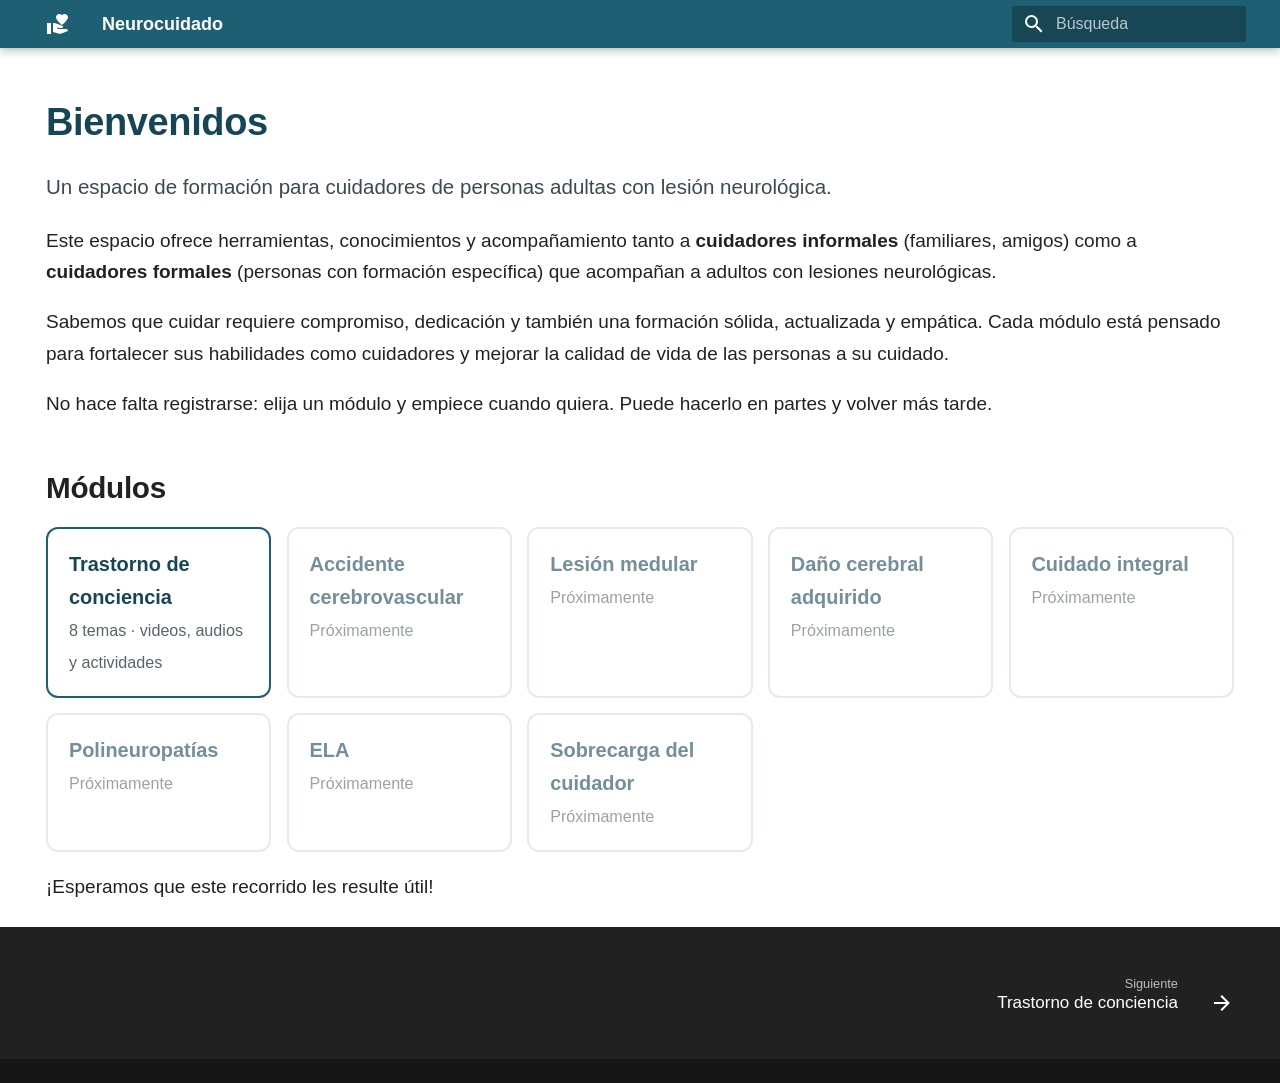
<file: index.html>
<!doctype html>
<html lang="es" class="no-js">
  <head>
    
      <meta charset="utf-8">
      <meta name="viewport" content="width=device-width,initial-scale=1">
      
        <meta name="description" content="Educación continua para el cuidado de personas con enfermedades neurológicas">
      
      
      
        <link rel="canonical" href="https://crespomj.github.io/neurocuidado/index.html">
      
      
      
        <link rel="next" href="trastorno-de-conciencia/index.html">
      
      
        
      
      
      <link rel="icon" href="assets/images/favicon.png">
      <meta name="generator" content="mkdocs-1.6.1, mkdocs-material-9.8.0">
    
    
      
        <title>Neurocuidado</title>
      
    
    
      <link rel="stylesheet" href="assets/stylesheets/main.57a0d79d.min.css">
      
        
        <link rel="stylesheet" href="assets/stylesheets/palette.fb2fffe2.min.css">
      
      


    
    
      
    
    
      
    
    
      <link rel="stylesheet" href="assets/estilos.css?v=3">
    
    <script>__md_scope=new URL(".",location),__md_hash=e=>[...e].reduce(((e,_)=>(e<<5)-e+_.charCodeAt(0)),0),__md_get=(e,_=localStorage,t=__md_scope)=>JSON.parse(_.getItem(t.pathname+"."+e)),__md_set=(e,_,t=localStorage,a=__md_scope)=>{try{t.setItem(a.pathname+"."+e,JSON.stringify(_))}catch(e){}}</script>
    
  
      

    
  
    <script data-goatcounter="https://neurocuidado.goatcounter.com/count"
            async src="https://gc.zgo.at/count.js"></script>
  

    
  </head>
  
  
    
    
    
    
    
    <body dir="ltr" data-md-color-scheme="default" data-md-color-primary="custom" data-md-color-accent="custom">
  
    
    <input class="md-toggle" data-md-toggle="drawer" type="checkbox" id="__drawer" autocomplete="off">
    <input class="md-toggle" data-md-toggle="search" type="checkbox" id="__search" autocomplete="off">
    <label class="md-overlay" for="__drawer"></label>
    <div data-md-component="skip">
      
        
        <a href="#bienvenidos" class="md-skip">
          Saltar a contenido
        </a>
      
    </div>
    <div data-md-component="announce">
      
    </div>
    
    
      

  

<header class="md-header md-header--shadow" data-md-component="header">
  <nav class="md-header__inner md-grid" aria-label="Cabecera">
    <a href="index.html" title="Neurocuidado" class="md-header__button md-logo" aria-label="Neurocuidado" data-md-component="logo">
      
  
  <svg xmlns="http://www.w3.org/2000/svg" viewBox="0 0 24 24"><path d="M20 17q.86 0 1.45.6t.58 1.4L14 22l-7-2v-9h1.95l7.27 2.69q.78.31.78 1.12 0 .47-.34.82t-.86.37H13l-1.75-.67-.33.94L13 17zM16 3.23Q17.06 2 18.7 2q1.36 0 2.3 1t1 2.3q0 1.03-1 2.46t-1.97 2.39T16 13q-2.08-1.89-3.06-2.85t-1.97-2.39T10 5.3q0-1.36.97-2.3t2.34-1q1.6 0 2.69 1.23M.984 11H5v11H.984z"/></svg>

    </a>
    <label class="md-header__button md-icon" for="__drawer">
      
      <svg xmlns="http://www.w3.org/2000/svg" viewBox="0 0 24 24"><path d="M3 6h18v2H3zm0 5h18v2H3zm0 5h18v2H3z"/></svg>
    </label>
    <div class="md-header__title" data-md-component="header-title">
      <div class="md-header__ellipsis">
        <div class="md-header__topic">
          <span class="md-ellipsis">
            Neurocuidado
          </span>
        </div>
        <div class="md-header__topic" data-md-component="header-topic">
          <span class="md-ellipsis">
            
              Inicio
            
          </span>
        </div>
      </div>
    </div>
    
      
    
    
    
    
      
      
        <label class="md-header__button md-icon" for="__search">
          
          <svg xmlns="http://www.w3.org/2000/svg" viewBox="0 0 24 24"><path d="M9.5 3A6.5 6.5 0 0 1 16 9.5c0 1.61-.59 3.09-1.56 4.23l.27.27h.79l5 5-1.5 1.5-5-5v-.79l-.27-.27A6.52 6.52 0 0 1 9.5 16 6.5 6.5 0 0 1 3 9.5 6.5 6.5 0 0 1 9.5 3m0 2C7 5 5 7 5 9.5S7 14 9.5 14 14 12 14 9.5 12 5 9.5 5"/></svg>
        </label>
        <div class="md-search" data-md-component="search" role="dialog">
  <label class="md-search__overlay" for="__search"></label>
  <div class="md-search__inner" role="search">
    <form class="md-search__form" name="search">
      <input type="text" class="md-search__input" name="query" aria-label="Búsqueda" placeholder="Búsqueda" autocapitalize="off" autocorrect="off" autocomplete="off" spellcheck="false" data-md-component="search-query" required>
      <label class="md-search__icon md-icon" for="__search">
        
        <svg xmlns="http://www.w3.org/2000/svg" viewBox="0 0 24 24"><path d="M9.5 3A6.5 6.5 0 0 1 16 9.5c0 1.61-.59 3.09-1.56 4.23l.27.27h.79l5 5-1.5 1.5-5-5v-.79l-.27-.27A6.52 6.52 0 0 1 9.5 16 6.5 6.5 0 0 1 3 9.5 6.5 6.5 0 0 1 9.5 3m0 2C7 5 5 7 5 9.5S7 14 9.5 14 14 12 14 9.5 12 5 9.5 5"/></svg>
        
        <svg xmlns="http://www.w3.org/2000/svg" viewBox="0 0 24 24"><path d="M20 11v2H8l5.5 5.5-1.42 1.42L4.16 12l7.92-7.92L13.5 5.5 8 11z"/></svg>
      </label>
      <nav class="md-search__options" aria-label="Buscar">
        
        <button type="reset" class="md-search__icon md-icon" title="Limpiar" aria-label="Limpiar" tabindex="-1">
          
          <svg xmlns="http://www.w3.org/2000/svg" viewBox="0 0 24 24"><path d="M19 6.41 17.59 5 12 10.59 6.41 5 5 6.41 10.59 12 5 17.59 6.41 19 12 13.41 17.59 19 19 17.59 13.41 12z"/></svg>
        </button>
      </nav>
      
    </form>
    <div class="md-search__output">
      <div class="md-search__scrollwrap" tabindex="0" data-md-scrollfix>
        <div class="md-search-result" data-md-component="search-result">
          <div class="md-search-result__meta">
            Inicializando búsqueda
          </div>
          <ol class="md-search-result__list" role="presentation"></ol>
        </div>
      </div>
    </div>
  </div>
</div>
      
    
    
  </nav>
  
</header>
    
    <div class="md-container" data-md-component="container">
      
      
        
          
        
      
      <main class="md-main" data-md-component="main">
        <div class="md-main__inner md-grid">
          
            
              
                
              
              <div class="md-sidebar md-sidebar--primary" data-md-component="sidebar" data-md-type="navigation" hidden>
                <div class="md-sidebar__scrollwrap">
                  <div class="md-sidebar__inner">
                    



<nav class="md-nav md-nav--primary" aria-label="Navegación" data-md-level="0">
  <label class="md-nav__title" for="__drawer">
    <a href="index.html" title="Neurocuidado" class="md-nav__button md-logo" aria-label="Neurocuidado" data-md-component="logo">
      
  
  <svg xmlns="http://www.w3.org/2000/svg" viewBox="0 0 24 24"><path d="M20 17q.86 0 1.45.6t.58 1.4L14 22l-7-2v-9h1.95l7.27 2.69q.78.31.78 1.12 0 .47-.34.82t-.86.37H13l-1.75-.67-.33.94L13 17zM16 3.23Q17.06 2 18.7 2q1.36 0 2.3 1t1 2.3q0 1.03-1 2.46t-1.97 2.39T16 13q-2.08-1.89-3.06-2.85t-1.97-2.39T10 5.3q0-1.36.97-2.3t2.34-1q1.6 0 2.69 1.23M.984 11H5v11H.984z"/></svg>

    </a>
    Neurocuidado
  </label>
  
  <ul class="md-nav__list" data-md-scrollfix>
    
      
      
  
  
    
  
  
  
    <li class="md-nav__item md-nav__item--active">
      
      <input class="md-nav__toggle md-toggle" type="checkbox" id="__toc">
      
      
        
      
      
        <label class="md-nav__link md-nav__link--active" for="__toc">
          
  
  
  <span class="md-ellipsis">
    
  
    Inicio
  

    
  </span>
  
  

          <span class="md-nav__icon md-icon"></span>
        </label>
      
      <a href="index.html" class="md-nav__link md-nav__link--active">
        
  
  
  <span class="md-ellipsis">
    
  
    Inicio
  

    
  </span>
  
  

      </a>
      
        

<nav class="md-nav md-nav--secondary" aria-label="Tabla de contenidos">
  
  
  
    
  
  
    <label class="md-nav__title" for="__toc">
      <span class="md-nav__icon md-icon"></span>
      Tabla de contenidos
    </label>
    <ul class="md-nav__list" data-md-component="toc" data-md-scrollfix>
      
        <li class="md-nav__item">
  <a href="#modulos" class="md-nav__link">
    <span class="md-ellipsis">
      
        Módulos
      
    </span>
  </a>
  
</li>
      
    </ul>
  
</nav>
      
    </li>
  

    
      
      
  
  
  
  
    
    
      
        
          
        
      
        
      
        
      
        
      
        
      
        
      
        
      
        
      
        
      
    
    
    
    
    <li class="md-nav__item md-nav__item--nested">
      
        
        
        <input class="md-nav__toggle md-toggle " type="checkbox" id="__nav_2" >
        
          
          <div class="md-nav__link md-nav__container">
            <a href="trastorno-de-conciencia/index.html" class="md-nav__link ">
              
  
  
  <span class="md-ellipsis">
    
  
    Trastorno de conciencia
  

    
  </span>
  
  

            </a>
            
              
              <label class="md-nav__link " for="__nav_2" id="__nav_2_label" tabindex="0">
                <span class="md-nav__icon md-icon"></span>
              </label>
            
          </div>
        
        <nav class="md-nav" data-md-level="1" aria-labelledby="__nav_2_label" aria-expanded="false">
          <label class="md-nav__title" for="__nav_2">
            <span class="md-nav__icon md-icon"></span>
            
  
    Trastorno de conciencia
  

          </label>
          <ul class="md-nav__list" data-md-scrollfix>
            
              
            
              
                
  
  
  
  
    <li class="md-nav__item">
      <a href="trastorno-de-conciencia/01-que-es.html" class="md-nav__link">
        
  
  
  <span class="md-ellipsis">
    
  
    1. ¿Qué es?
  

    
  </span>
  
  

      </a>
    </li>
  

              
            
              
                
  
  
  
  
    <li class="md-nav__item">
      <a href="trastorno-de-conciencia/02-evaluacion.html" class="md-nav__link">
        
  
  
  <span class="md-ellipsis">
    
  
    2. ¿Cómo se evalúa?
  

    
  </span>
  
  

      </a>
    </li>
  

              
            
              
                
  
  
  
  
    <li class="md-nav__item">
      <a href="trastorno-de-conciencia/03-recuperacion.html" class="md-nav__link">
        
  
  
  <span class="md-ellipsis">
    
  
    3. La recuperación
  

    
  </span>
  
  

      </a>
    </li>
  

              
            
              
                
  
  
  
  
    <li class="md-nav__item">
      <a href="trastorno-de-conciencia/04-estimulacion.html" class="md-nav__link">
        
  
  
  <span class="md-ellipsis">
    
  
    4. Estimulación
  

    
  </span>
  
  

      </a>
    </li>
  

              
            
              
                
  
  
  
  
    <li class="md-nav__item">
      <a href="trastorno-de-conciencia/05-movilizacion.html" class="md-nav__link">
        
  
  
  <span class="md-ellipsis">
    
  
    5. Movilizar y posicionar
  

    
  </span>
  
  

      </a>
    </li>
  

              
            
              
                
  
  
  
  
    <li class="md-nav__item">
      <a href="trastorno-de-conciencia/06-piel.html" class="md-nav__link">
        
  
  
  <span class="md-ellipsis">
    
  
    6. Cuidado de la piel
  

    
  </span>
  
  

      </a>
    </li>
  

              
            
              
                
  
  
  
  
    <li class="md-nav__item">
      <a href="trastorno-de-conciencia/07-preguntas-frecuentes.html" class="md-nav__link">
        
  
  
  <span class="md-ellipsis">
    
  
    7. Preguntas frecuentes
  

    
  </span>
  
  

      </a>
    </li>
  

              
            
              
                
  
  
  
  
    <li class="md-nav__item">
      <a href="trastorno-de-conciencia/08-cierre.html" class="md-nav__link">
        
  
  
  <span class="md-ellipsis">
    
  
    8. Para terminar
  

    
  </span>
  
  

      </a>
    </li>
  

              
            
          </ul>
        </nav>
      
    </li>
  

    
  </ul>
</nav>
                  </div>
                </div>
              </div>
            
            
              
                
              
              <div class="md-sidebar md-sidebar--secondary" data-md-component="sidebar" data-md-type="toc" hidden>
                <div class="md-sidebar__scrollwrap">
                  <div class="md-sidebar__inner">
                    

<nav class="md-nav md-nav--secondary" aria-label="Tabla de contenidos">
  
  
  
    
  
  
    <label class="md-nav__title" for="__toc">
      <span class="md-nav__icon md-icon"></span>
      Tabla de contenidos
    </label>
    <ul class="md-nav__list" data-md-component="toc" data-md-scrollfix>
      
        <li class="md-nav__item">
  <a href="#modulos" class="md-nav__link">
    <span class="md-ellipsis">
      
        Módulos
      
    </span>
  </a>
  
</li>
      
    </ul>
  
</nav>
                  </div>
                </div>
              </div>
            
          
          
            <div class="md-content" data-md-component="content">
              
              <article class="md-content__inner md-typeset">
                
                  
  




<h1 id="bienvenidos">Bienvenidos</h1>
<p class="bajada">Un espacio de formación para cuidadores de personas adultas con lesión neurológica.</p>

<p>Este espacio ofrece herramientas, conocimientos y acompañamiento tanto a <strong>cuidadores informales</strong> (familiares, amigos) como a <strong>cuidadores formales</strong> (personas con formación específica) que acompañan a adultos con lesiones neurológicas.</p>
<p>Sabemos que cuidar requiere compromiso, dedicación y también una formación sólida, actualizada y empática. Cada módulo está pensado para fortalecer sus habilidades como cuidadores y mejorar la calidad de vida de las personas a su cuidado.</p>
<p>No hace falta registrarse: elija un módulo y empiece cuando quiera. Puede hacerlo en partes y volver más tarde.</p>
<h2 id="modulos">Módulos</h2>
<div class="modulos">
  <a class="modulo" href="trastorno-de-conciencia/">
    <strong>Trastorno de conciencia</strong>
    <span>8 temas · videos, audios y actividades</span>
  </a>
  <div class="modulo pronto"><strong>Accidente cerebrovascular</strong><span>Próximamente</span></div>
  <div class="modulo pronto"><strong>Lesión medular</strong><span>Próximamente</span></div>
  <div class="modulo pronto"><strong>Daño cerebral adquirido</strong><span>Próximamente</span></div>
  <div class="modulo pronto"><strong>Cuidado integral</strong><span>Próximamente</span></div>
  <div class="modulo pronto"><strong>Polineuropatías</strong><span>Próximamente</span></div>
  <div class="modulo pronto"><strong>ELA</strong><span>Próximamente</span></div>
  <div class="modulo pronto"><strong>Sobrecarga del cuidador</strong><span>Próximamente</span></div>
</div>

<p>¡Esperamos que este recorrido les resulte útil!</p>







  
  




  



                
              </article>
            </div>
          
          
<script>var target=document.getElementById(location.hash.slice(1));target&&target.name&&(target.checked=target.name.startsWith("__tabbed_"))</script>
        </div>
        
          <button type="button" class="md-top md-icon" data-md-component="top" hidden>
  
  <svg xmlns="http://www.w3.org/2000/svg" viewBox="0 0 24 24"><path d="M13 20h-2V8l-5.5 5.5-1.42-1.42L12 4.16l7.92 7.92-1.42 1.42L13 8z"/></svg>
  Volver al principio
</button>
        
      </main>
      
        <footer class="md-footer">
  
    
      
        
      
      <nav class="md-footer__inner md-grid" aria-label="Pie" >
        
        
          
          <a href="trastorno-de-conciencia/index.html" class="md-footer__link md-footer__link--next" aria-label="Siguiente: Trastorno de conciencia">
            <div class="md-footer__title">
              <span class="md-footer__direction">
                Siguiente
              </span>
              <div class="md-ellipsis">
                Trastorno de conciencia
              </div>
            </div>
            <div class="md-footer__button md-icon">
              
              <svg xmlns="http://www.w3.org/2000/svg" viewBox="0 0 24 24"><path d="M4 11v2h12l-5.5 5.5 1.42 1.42L19.84 12l-7.92-7.92L10.5 5.5 16 11z"/></svg>
            </div>
          </a>
        
      </nav>
    
  
  <div class="md-footer-meta md-typeset">
    <div class="md-footer-meta__inner md-grid">
      <div class="md-copyright">
  
  
</div>
      
    </div>
  </div>
</footer>
      
    </div>
    <div class="md-dialog" data-md-component="dialog">
      <div class="md-dialog__inner md-typeset"></div>
    </div>
    
    
    
      
      
      <script id="__config" type="application/json">{"annotate": null, "base": ".", "features": ["navigation.footer", "navigation.top", "navigation.indexes"], "search": "assets/javascripts/workers/search.a7633da7.min.js", "tags": null, "translations": {"clipboard.copied": "Copiado al portapapeles", "clipboard.copy": "Copiar al portapapeles", "search.result.more.one": "1 m\u00e1s en esta p\u00e1gina", "search.result.more.other": "# m\u00e1s en esta p\u00e1gina", "search.result.none": "No se encontraron documentos", "search.result.one": "1 documento encontrado", "search.result.other": "# documentos encontrados", "search.result.placeholder": "Teclee para comenzar b\u00fasqueda", "search.result.term.missing": "Falta", "select.version": "Seleccionar versi\u00f3n"}, "version": null}</script>
    
    
      <script src="assets/javascripts/bundle.c21346df.min.js"></script>
      
        <script src="assets/verdadero-falso.js?v=3"></script>
      
        <script src="assets/tarjetas.js?v=3"></script>
      
    
  </body>
</html>
</file>
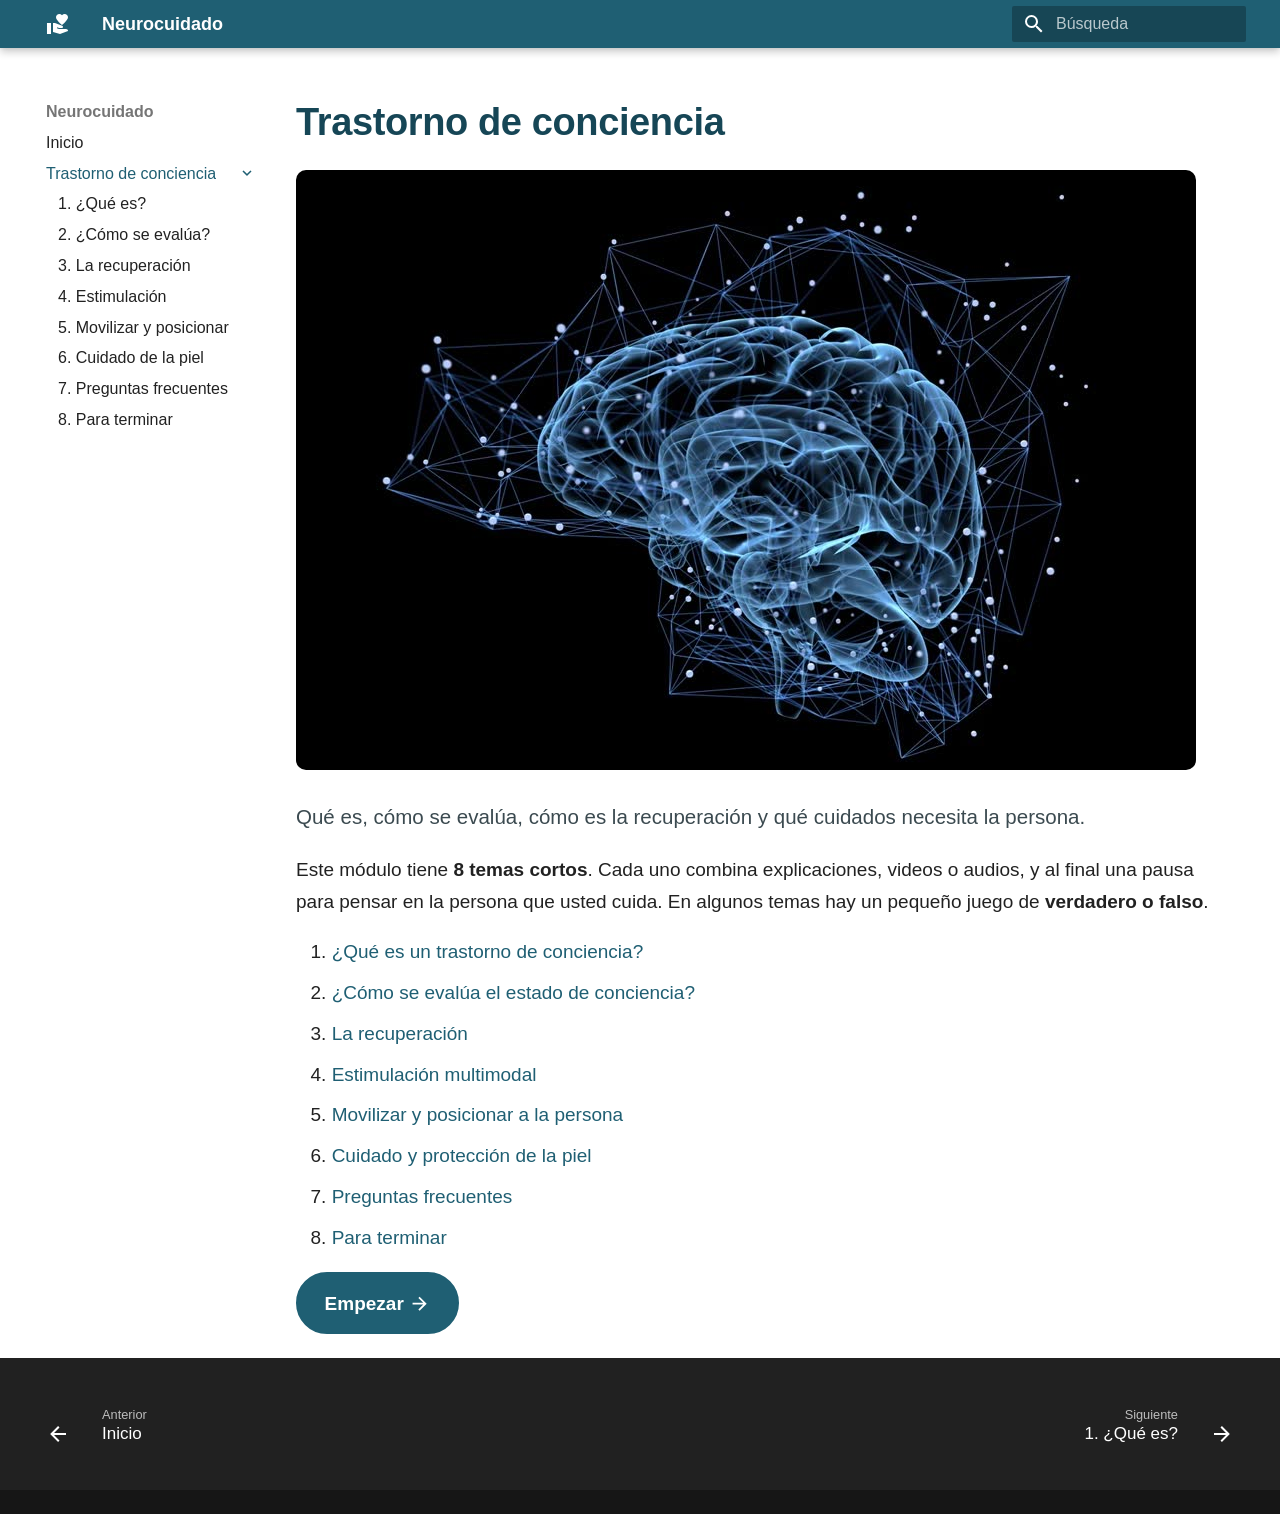
<file: trastorno-de-conciencia/index.html>
<!doctype html>
<html lang="es" class="no-js">
  <head>
    
      <meta charset="utf-8">
      <meta name="viewport" content="width=device-width,initial-scale=1">
      
        <meta name="description" content="Educación continua para el cuidado de personas con enfermedades neurológicas">
      
      
      
        <link rel="canonical" href="https://crespomj.github.io/neurocuidado/trastorno-de-conciencia/index.html">
      
      
        <link rel="prev" href="../index.html">
      
      
        <link rel="next" href="01-que-es.html">
      
      
        
      
      
      <link rel="icon" href="../assets/images/favicon.png">
      <meta name="generator" content="mkdocs-1.6.1, mkdocs-material-9.8.0">
    
    
      
        <title>Trastorno de conciencia - Neurocuidado</title>
      
    
    
      <link rel="stylesheet" href="../assets/stylesheets/main.57a0d79d.min.css">
      
        
        <link rel="stylesheet" href="../assets/stylesheets/palette.fb2fffe2.min.css">
      
      


    
    
      
    
    
      
    
    
      <link rel="stylesheet" href="../assets/estilos.css?v=3">
    
    <script>__md_scope=new URL("..",location),__md_hash=e=>[...e].reduce(((e,_)=>(e<<5)-e+_.charCodeAt(0)),0),__md_get=(e,_=localStorage,t=__md_scope)=>JSON.parse(_.getItem(t.pathname+"."+e)),__md_set=(e,_,t=localStorage,a=__md_scope)=>{try{t.setItem(a.pathname+"."+e,JSON.stringify(_))}catch(e){}}</script>
    
  
      

    
  
    <script data-goatcounter="https://neurocuidado.goatcounter.com/count"
            async src="https://gc.zgo.at/count.js"></script>
  

    
  </head>
  
  
    
    
    
    
    
    <body dir="ltr" data-md-color-scheme="default" data-md-color-primary="custom" data-md-color-accent="custom">
  
    
    <input class="md-toggle" data-md-toggle="drawer" type="checkbox" id="__drawer" autocomplete="off">
    <input class="md-toggle" data-md-toggle="search" type="checkbox" id="__search" autocomplete="off">
    <label class="md-overlay" for="__drawer"></label>
    <div data-md-component="skip">
      
        
        <a href="#trastorno-de-conciencia" class="md-skip">
          Saltar a contenido
        </a>
      
    </div>
    <div data-md-component="announce">
      
    </div>
    
    
      

  

<header class="md-header md-header--shadow" data-md-component="header">
  <nav class="md-header__inner md-grid" aria-label="Cabecera">
    <a href="../index.html" title="Neurocuidado" class="md-header__button md-logo" aria-label="Neurocuidado" data-md-component="logo">
      
  
  <svg xmlns="http://www.w3.org/2000/svg" viewBox="0 0 24 24"><path d="M20 17q.86 0 1.45.6t.58 1.4L14 22l-7-2v-9h1.95l7.27 2.69q.78.31.78 1.12 0 .47-.34.82t-.86.37H13l-1.75-.67-.33.94L13 17zM16 3.23Q17.06 2 18.7 2q1.36 0 2.3 1t1 2.3q0 1.03-1 2.46t-1.97 2.39T16 13q-2.08-1.89-3.06-2.85t-1.97-2.39T10 5.3q0-1.36.97-2.3t2.34-1q1.6 0 2.69 1.23M.984 11H5v11H.984z"/></svg>

    </a>
    <label class="md-header__button md-icon" for="__drawer">
      
      <svg xmlns="http://www.w3.org/2000/svg" viewBox="0 0 24 24"><path d="M3 6h18v2H3zm0 5h18v2H3zm0 5h18v2H3z"/></svg>
    </label>
    <div class="md-header__title" data-md-component="header-title">
      <div class="md-header__ellipsis">
        <div class="md-header__topic">
          <span class="md-ellipsis">
            Neurocuidado
          </span>
        </div>
        <div class="md-header__topic" data-md-component="header-topic">
          <span class="md-ellipsis">
            
              Trastorno de conciencia
            
          </span>
        </div>
      </div>
    </div>
    
      
    
    
    
    
      
      
        <label class="md-header__button md-icon" for="__search">
          
          <svg xmlns="http://www.w3.org/2000/svg" viewBox="0 0 24 24"><path d="M9.5 3A6.5 6.5 0 0 1 16 9.5c0 1.61-.59 3.09-1.56 4.23l.27.27h.79l5 5-1.5 1.5-5-5v-.79l-.27-.27A6.52 6.52 0 0 1 9.5 16 6.5 6.5 0 0 1 3 9.5 6.5 6.5 0 0 1 9.5 3m0 2C7 5 5 7 5 9.5S7 14 9.5 14 14 12 14 9.5 12 5 9.5 5"/></svg>
        </label>
        <div class="md-search" data-md-component="search" role="dialog">
  <label class="md-search__overlay" for="__search"></label>
  <div class="md-search__inner" role="search">
    <form class="md-search__form" name="search">
      <input type="text" class="md-search__input" name="query" aria-label="Búsqueda" placeholder="Búsqueda" autocapitalize="off" autocorrect="off" autocomplete="off" spellcheck="false" data-md-component="search-query" required>
      <label class="md-search__icon md-icon" for="__search">
        
        <svg xmlns="http://www.w3.org/2000/svg" viewBox="0 0 24 24"><path d="M9.5 3A6.5 6.5 0 0 1 16 9.5c0 1.61-.59 3.09-1.56 4.23l.27.27h.79l5 5-1.5 1.5-5-5v-.79l-.27-.27A6.52 6.52 0 0 1 9.5 16 6.5 6.5 0 0 1 3 9.5 6.5 6.5 0 0 1 9.5 3m0 2C7 5 5 7 5 9.5S7 14 9.5 14 14 12 14 9.5 12 5 9.5 5"/></svg>
        
        <svg xmlns="http://www.w3.org/2000/svg" viewBox="0 0 24 24"><path d="M20 11v2H8l5.5 5.5-1.42 1.42L4.16 12l7.92-7.92L13.5 5.5 8 11z"/></svg>
      </label>
      <nav class="md-search__options" aria-label="Buscar">
        
        <button type="reset" class="md-search__icon md-icon" title="Limpiar" aria-label="Limpiar" tabindex="-1">
          
          <svg xmlns="http://www.w3.org/2000/svg" viewBox="0 0 24 24"><path d="M19 6.41 17.59 5 12 10.59 6.41 5 5 6.41 10.59 12 5 17.59 6.41 19 12 13.41 17.59 19 19 17.59 13.41 12z"/></svg>
        </button>
      </nav>
      
    </form>
    <div class="md-search__output">
      <div class="md-search__scrollwrap" tabindex="0" data-md-scrollfix>
        <div class="md-search-result" data-md-component="search-result">
          <div class="md-search-result__meta">
            Inicializando búsqueda
          </div>
          <ol class="md-search-result__list" role="presentation"></ol>
        </div>
      </div>
    </div>
  </div>
</div>
      
    
    
  </nav>
  
</header>
    
    <div class="md-container" data-md-component="container">
      
      
        
          
        
      
      <main class="md-main" data-md-component="main">
        <div class="md-main__inner md-grid">
          
            
              
                
              
              <div class="md-sidebar md-sidebar--primary" data-md-component="sidebar" data-md-type="navigation" >
                <div class="md-sidebar__scrollwrap">
                  <div class="md-sidebar__inner">
                    



<nav class="md-nav md-nav--primary" aria-label="Navegación" data-md-level="0">
  <label class="md-nav__title" for="__drawer">
    <a href="../index.html" title="Neurocuidado" class="md-nav__button md-logo" aria-label="Neurocuidado" data-md-component="logo">
      
  
  <svg xmlns="http://www.w3.org/2000/svg" viewBox="0 0 24 24"><path d="M20 17q.86 0 1.45.6t.58 1.4L14 22l-7-2v-9h1.95l7.27 2.69q.78.31.78 1.12 0 .47-.34.82t-.86.37H13l-1.75-.67-.33.94L13 17zM16 3.23Q17.06 2 18.7 2q1.36 0 2.3 1t1 2.3q0 1.03-1 2.46t-1.97 2.39T16 13q-2.08-1.89-3.06-2.85t-1.97-2.39T10 5.3q0-1.36.97-2.3t2.34-1q1.6 0 2.69 1.23M.984 11H5v11H.984z"/></svg>

    </a>
    Neurocuidado
  </label>
  
  <ul class="md-nav__list" data-md-scrollfix>
    
      
      
  
  
  
  
    <li class="md-nav__item">
      <a href="../index.html" class="md-nav__link">
        
  
  
  <span class="md-ellipsis">
    
  
    Inicio
  

    
  </span>
  
  

      </a>
    </li>
  

    
      
      
  
  
    
  
  
  
    
    
      
        
          
        
      
        
      
        
      
        
      
        
      
        
      
        
      
        
      
        
      
    
    
    
    
    <li class="md-nav__item md-nav__item--active md-nav__item--nested">
      
        
        
        <input class="md-nav__toggle md-toggle " type="checkbox" id="__nav_2" checked>
        
          
          <div class="md-nav__link md-nav__container">
            <a href="index.html" class="md-nav__link md-nav__link--active">
              
  
  
  <span class="md-ellipsis">
    
  
    Trastorno de conciencia
  

    
  </span>
  
  

            </a>
            
              
              <label class="md-nav__link md-nav__link--active" for="__nav_2" id="__nav_2_label" tabindex="0">
                <span class="md-nav__icon md-icon"></span>
              </label>
            
          </div>
        
        <nav class="md-nav" data-md-level="1" aria-labelledby="__nav_2_label" aria-expanded="true">
          <label class="md-nav__title" for="__nav_2">
            <span class="md-nav__icon md-icon"></span>
            
  
    Trastorno de conciencia
  

          </label>
          <ul class="md-nav__list" data-md-scrollfix>
            
              
            
              
                
  
  
  
  
    <li class="md-nav__item">
      <a href="01-que-es.html" class="md-nav__link">
        
  
  
  <span class="md-ellipsis">
    
  
    1. ¿Qué es?
  

    
  </span>
  
  

      </a>
    </li>
  

              
            
              
                
  
  
  
  
    <li class="md-nav__item">
      <a href="02-evaluacion.html" class="md-nav__link">
        
  
  
  <span class="md-ellipsis">
    
  
    2. ¿Cómo se evalúa?
  

    
  </span>
  
  

      </a>
    </li>
  

              
            
              
                
  
  
  
  
    <li class="md-nav__item">
      <a href="03-recuperacion.html" class="md-nav__link">
        
  
  
  <span class="md-ellipsis">
    
  
    3. La recuperación
  

    
  </span>
  
  

      </a>
    </li>
  

              
            
              
                
  
  
  
  
    <li class="md-nav__item">
      <a href="04-estimulacion.html" class="md-nav__link">
        
  
  
  <span class="md-ellipsis">
    
  
    4. Estimulación
  

    
  </span>
  
  

      </a>
    </li>
  

              
            
              
                
  
  
  
  
    <li class="md-nav__item">
      <a href="05-movilizacion.html" class="md-nav__link">
        
  
  
  <span class="md-ellipsis">
    
  
    5. Movilizar y posicionar
  

    
  </span>
  
  

      </a>
    </li>
  

              
            
              
                
  
  
  
  
    <li class="md-nav__item">
      <a href="06-piel.html" class="md-nav__link">
        
  
  
  <span class="md-ellipsis">
    
  
    6. Cuidado de la piel
  

    
  </span>
  
  

      </a>
    </li>
  

              
            
              
                
  
  
  
  
    <li class="md-nav__item">
      <a href="07-preguntas-frecuentes.html" class="md-nav__link">
        
  
  
  <span class="md-ellipsis">
    
  
    7. Preguntas frecuentes
  

    
  </span>
  
  

      </a>
    </li>
  

              
            
              
                
  
  
  
  
    <li class="md-nav__item">
      <a href="08-cierre.html" class="md-nav__link">
        
  
  
  <span class="md-ellipsis">
    
  
    8. Para terminar
  

    
  </span>
  
  

      </a>
    </li>
  

              
            
          </ul>
        </nav>
      
    </li>
  

    
  </ul>
</nav>
                  </div>
                </div>
              </div>
            
            
              
                
              
              <div class="md-sidebar md-sidebar--secondary" data-md-component="sidebar" data-md-type="toc" hidden>
                <div class="md-sidebar__scrollwrap">
                  <div class="md-sidebar__inner">
                    

<nav class="md-nav md-nav--secondary" aria-label="Tabla de contenidos">
  
  
  
    
  
  
</nav>
                  </div>
                </div>
              </div>
            
          
          
            <div class="md-content" data-md-component="content">
              
              <article class="md-content__inner md-typeset">
                
                  
  




<h1 id="trastorno-de-conciencia">Trastorno de conciencia</h1>
<p><img alt="Ilustración de un cerebro" src="medios/conciencia.jpg" /></p>
<p class="bajada">Qué es, cómo se evalúa, cómo es la recuperación y qué cuidados necesita la persona.</p>

<p>Este módulo tiene <strong>8 temas cortos</strong>. Cada uno combina explicaciones, videos o audios, y al final una pausa para pensar en la persona que usted cuida. En algunos temas hay un pequeño juego de <strong>verdadero o falso</strong>.</p>
<ol>
<li><a href="01-que-es.html">¿Qué es un trastorno de conciencia?</a></li>
<li><a href="02-evaluacion.html">¿Cómo se evalúa el estado de conciencia?</a></li>
<li><a href="03-recuperacion.html">La recuperación</a></li>
<li><a href="04-estimulacion.html">Estimulación multimodal</a></li>
<li><a href="05-movilizacion.html">Movilizar y posicionar a la persona</a></li>
<li><a href="06-piel.html">Cuidado y protección de la piel</a></li>
<li><a href="07-preguntas-frecuentes.html">Preguntas frecuentes</a></li>
<li><a href="08-cierre.html">Para terminar</a></li>
</ol>
<p><a class="md-button md-button--primary" href="01-que-es.html">Empezar <span class="twemoji"><svg xmlns="http://www.w3.org/2000/svg" viewBox="0 0 24 24"><path d="M4 11v2h12l-5.5 5.5 1.42 1.42L19.84 12l-7.92-7.92L10.5 5.5 16 11z"/></svg></span></a></p>







  
  




  



                
              </article>
            </div>
          
          
<script>var target=document.getElementById(location.hash.slice(1));target&&target.name&&(target.checked=target.name.startsWith("__tabbed_"))</script>
        </div>
        
          <button type="button" class="md-top md-icon" data-md-component="top" hidden>
  
  <svg xmlns="http://www.w3.org/2000/svg" viewBox="0 0 24 24"><path d="M13 20h-2V8l-5.5 5.5-1.42-1.42L12 4.16l7.92 7.92-1.42 1.42L13 8z"/></svg>
  Volver al principio
</button>
        
      </main>
      
        <footer class="md-footer">
  
    
      
        
      
      <nav class="md-footer__inner md-grid" aria-label="Pie" >
        
          
          <a href="../index.html" class="md-footer__link md-footer__link--prev" aria-label="Anterior: Inicio">
            <div class="md-footer__button md-icon">
              
              <svg xmlns="http://www.w3.org/2000/svg" viewBox="0 0 24 24"><path d="M20 11v2H8l5.5 5.5-1.42 1.42L4.16 12l7.92-7.92L13.5 5.5 8 11z"/></svg>
            </div>
            <div class="md-footer__title">
              <span class="md-footer__direction">
                Anterior
              </span>
              <div class="md-ellipsis">
                Inicio
              </div>
            </div>
          </a>
        
        
          
          <a href="01-que-es.html" class="md-footer__link md-footer__link--next" aria-label="Siguiente: 1. ¿Qué es?">
            <div class="md-footer__title">
              <span class="md-footer__direction">
                Siguiente
              </span>
              <div class="md-ellipsis">
                1. ¿Qué es?
              </div>
            </div>
            <div class="md-footer__button md-icon">
              
              <svg xmlns="http://www.w3.org/2000/svg" viewBox="0 0 24 24"><path d="M4 11v2h12l-5.5 5.5 1.42 1.42L19.84 12l-7.92-7.92L10.5 5.5 16 11z"/></svg>
            </div>
          </a>
        
      </nav>
    
  
  <div class="md-footer-meta md-typeset">
    <div class="md-footer-meta__inner md-grid">
      <div class="md-copyright">
  
  
</div>
      
    </div>
  </div>
</footer>
      
    </div>
    <div class="md-dialog" data-md-component="dialog">
      <div class="md-dialog__inner md-typeset"></div>
    </div>
    
    
    
      
      
      <script id="__config" type="application/json">{"annotate": null, "base": "..", "features": ["navigation.footer", "navigation.top", "navigation.indexes"], "search": "../assets/javascripts/workers/search.a7633da7.min.js", "tags": null, "translations": {"clipboard.copied": "Copiado al portapapeles", "clipboard.copy": "Copiar al portapapeles", "search.result.more.one": "1 m\u00e1s en esta p\u00e1gina", "search.result.more.other": "# m\u00e1s en esta p\u00e1gina", "search.result.none": "No se encontraron documentos", "search.result.one": "1 documento encontrado", "search.result.other": "# documentos encontrados", "search.result.placeholder": "Teclee para comenzar b\u00fasqueda", "search.result.term.missing": "Falta", "select.version": "Seleccionar versi\u00f3n"}, "version": null}</script>
    
    
      <script src="../assets/javascripts/bundle.c21346df.min.js"></script>
      
        <script src="../assets/verdadero-falso.js?v=3"></script>
      
        <script src="../assets/tarjetas.js?v=3"></script>
      
    
  </body>
</html>
</file>
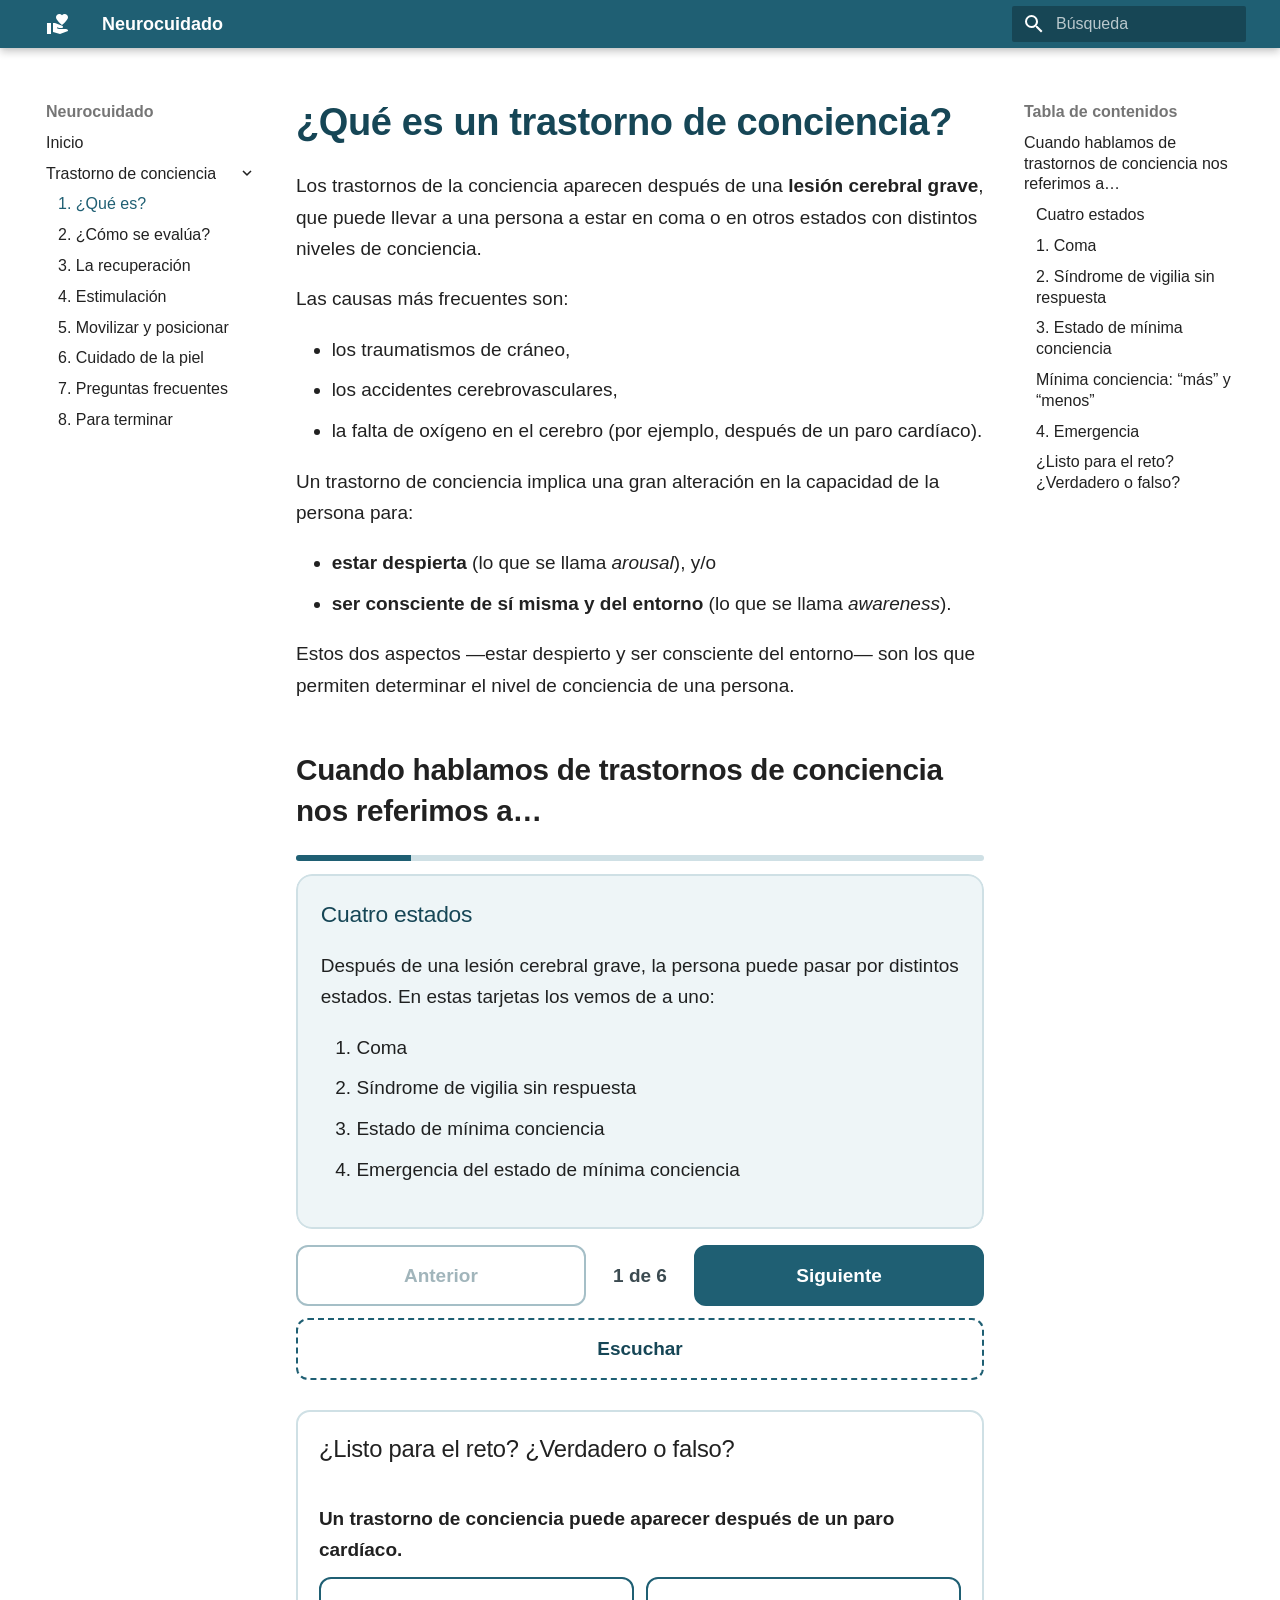
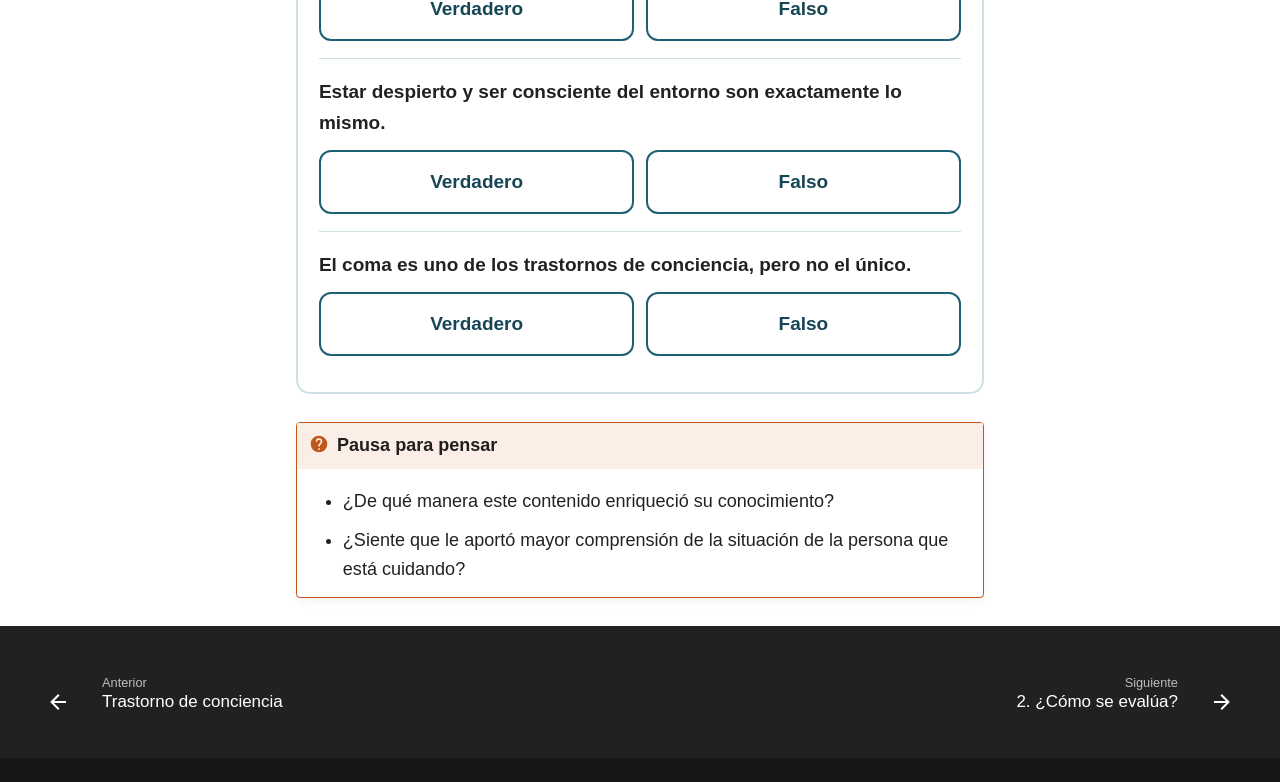
<file: trastorno-de-conciencia/01-que-es.html>
<!doctype html>
<html lang="es" class="no-js">
  <head>
    
      <meta charset="utf-8">
      <meta name="viewport" content="width=device-width,initial-scale=1">
      
        <meta name="description" content="Educación continua para el cuidado de personas con enfermedades neurológicas">
      
      
      
        <link rel="canonical" href="https://crespomj.github.io/neurocuidado/trastorno-de-conciencia/01-que-es.html">
      
      
        <link rel="prev" href="index.html">
      
      
        <link rel="next" href="02-evaluacion.html">
      
      
        
      
      
      <link rel="icon" href="../assets/images/favicon.png">
      <meta name="generator" content="mkdocs-1.6.1, mkdocs-material-9.8.0">
    
    
      
        <title>1. ¿Qué es? - Neurocuidado</title>
      
    
    
      <link rel="stylesheet" href="../assets/stylesheets/main.57a0d79d.min.css">
      
        
        <link rel="stylesheet" href="../assets/stylesheets/palette.fb2fffe2.min.css">
      
      


    
    
      
    
    
      
    
    
      <link rel="stylesheet" href="../assets/estilos.css?v=3">
    
    <script>__md_scope=new URL("..",location),__md_hash=e=>[...e].reduce(((e,_)=>(e<<5)-e+_.charCodeAt(0)),0),__md_get=(e,_=localStorage,t=__md_scope)=>JSON.parse(_.getItem(t.pathname+"."+e)),__md_set=(e,_,t=localStorage,a=__md_scope)=>{try{t.setItem(a.pathname+"."+e,JSON.stringify(_))}catch(e){}}</script>
    
  
      

    
  
    <script data-goatcounter="https://neurocuidado.goatcounter.com/count"
            async src="https://gc.zgo.at/count.js"></script>
  

    
  </head>
  
  
    
    
    
    
    
    <body dir="ltr" data-md-color-scheme="default" data-md-color-primary="custom" data-md-color-accent="custom">
  
    
    <input class="md-toggle" data-md-toggle="drawer" type="checkbox" id="__drawer" autocomplete="off">
    <input class="md-toggle" data-md-toggle="search" type="checkbox" id="__search" autocomplete="off">
    <label class="md-overlay" for="__drawer"></label>
    <div data-md-component="skip">
      
        
        <a href="#que-es-un-trastorno-de-conciencia" class="md-skip">
          Saltar a contenido
        </a>
      
    </div>
    <div data-md-component="announce">
      
    </div>
    
    
      

  

<header class="md-header md-header--shadow" data-md-component="header">
  <nav class="md-header__inner md-grid" aria-label="Cabecera">
    <a href="../index.html" title="Neurocuidado" class="md-header__button md-logo" aria-label="Neurocuidado" data-md-component="logo">
      
  
  <svg xmlns="http://www.w3.org/2000/svg" viewBox="0 0 24 24"><path d="M20 17q.86 0 1.45.6t.58 1.4L14 22l-7-2v-9h1.95l7.27 2.69q.78.31.78 1.12 0 .47-.34.82t-.86.37H13l-1.75-.67-.33.94L13 17zM16 3.23Q17.06 2 18.7 2q1.36 0 2.3 1t1 2.3q0 1.03-1 2.46t-1.97 2.39T16 13q-2.08-1.89-3.06-2.85t-1.97-2.39T10 5.3q0-1.36.97-2.3t2.34-1q1.6 0 2.69 1.23M.984 11H5v11H.984z"/></svg>

    </a>
    <label class="md-header__button md-icon" for="__drawer">
      
      <svg xmlns="http://www.w3.org/2000/svg" viewBox="0 0 24 24"><path d="M3 6h18v2H3zm0 5h18v2H3zm0 5h18v2H3z"/></svg>
    </label>
    <div class="md-header__title" data-md-component="header-title">
      <div class="md-header__ellipsis">
        <div class="md-header__topic">
          <span class="md-ellipsis">
            Neurocuidado
          </span>
        </div>
        <div class="md-header__topic" data-md-component="header-topic">
          <span class="md-ellipsis">
            
              1. ¿Qué es?
            
          </span>
        </div>
      </div>
    </div>
    
      
    
    
    
    
      
      
        <label class="md-header__button md-icon" for="__search">
          
          <svg xmlns="http://www.w3.org/2000/svg" viewBox="0 0 24 24"><path d="M9.5 3A6.5 6.5 0 0 1 16 9.5c0 1.61-.59 3.09-1.56 4.23l.27.27h.79l5 5-1.5 1.5-5-5v-.79l-.27-.27A6.52 6.52 0 0 1 9.5 16 6.5 6.5 0 0 1 3 9.5 6.5 6.5 0 0 1 9.5 3m0 2C7 5 5 7 5 9.5S7 14 9.5 14 14 12 14 9.5 12 5 9.5 5"/></svg>
        </label>
        <div class="md-search" data-md-component="search" role="dialog">
  <label class="md-search__overlay" for="__search"></label>
  <div class="md-search__inner" role="search">
    <form class="md-search__form" name="search">
      <input type="text" class="md-search__input" name="query" aria-label="Búsqueda" placeholder="Búsqueda" autocapitalize="off" autocorrect="off" autocomplete="off" spellcheck="false" data-md-component="search-query" required>
      <label class="md-search__icon md-icon" for="__search">
        
        <svg xmlns="http://www.w3.org/2000/svg" viewBox="0 0 24 24"><path d="M9.5 3A6.5 6.5 0 0 1 16 9.5c0 1.61-.59 3.09-1.56 4.23l.27.27h.79l5 5-1.5 1.5-5-5v-.79l-.27-.27A6.52 6.52 0 0 1 9.5 16 6.5 6.5 0 0 1 3 9.5 6.5 6.5 0 0 1 9.5 3m0 2C7 5 5 7 5 9.5S7 14 9.5 14 14 12 14 9.5 12 5 9.5 5"/></svg>
        
        <svg xmlns="http://www.w3.org/2000/svg" viewBox="0 0 24 24"><path d="M20 11v2H8l5.5 5.5-1.42 1.42L4.16 12l7.92-7.92L13.5 5.5 8 11z"/></svg>
      </label>
      <nav class="md-search__options" aria-label="Buscar">
        
        <button type="reset" class="md-search__icon md-icon" title="Limpiar" aria-label="Limpiar" tabindex="-1">
          
          <svg xmlns="http://www.w3.org/2000/svg" viewBox="0 0 24 24"><path d="M19 6.41 17.59 5 12 10.59 6.41 5 5 6.41 10.59 12 5 17.59 6.41 19 12 13.41 17.59 19 19 17.59 13.41 12z"/></svg>
        </button>
      </nav>
      
    </form>
    <div class="md-search__output">
      <div class="md-search__scrollwrap" tabindex="0" data-md-scrollfix>
        <div class="md-search-result" data-md-component="search-result">
          <div class="md-search-result__meta">
            Inicializando búsqueda
          </div>
          <ol class="md-search-result__list" role="presentation"></ol>
        </div>
      </div>
    </div>
  </div>
</div>
      
    
    
  </nav>
  
</header>
    
    <div class="md-container" data-md-component="container">
      
      
        
          
        
      
      <main class="md-main" data-md-component="main">
        <div class="md-main__inner md-grid">
          
            
              
              <div class="md-sidebar md-sidebar--primary" data-md-component="sidebar" data-md-type="navigation" >
                <div class="md-sidebar__scrollwrap">
                  <div class="md-sidebar__inner">
                    



<nav class="md-nav md-nav--primary" aria-label="Navegación" data-md-level="0">
  <label class="md-nav__title" for="__drawer">
    <a href="../index.html" title="Neurocuidado" class="md-nav__button md-logo" aria-label="Neurocuidado" data-md-component="logo">
      
  
  <svg xmlns="http://www.w3.org/2000/svg" viewBox="0 0 24 24"><path d="M20 17q.86 0 1.45.6t.58 1.4L14 22l-7-2v-9h1.95l7.27 2.69q.78.31.78 1.12 0 .47-.34.82t-.86.37H13l-1.75-.67-.33.94L13 17zM16 3.23Q17.06 2 18.7 2q1.36 0 2.3 1t1 2.3q0 1.03-1 2.46t-1.97 2.39T16 13q-2.08-1.89-3.06-2.85t-1.97-2.39T10 5.3q0-1.36.97-2.3t2.34-1q1.6 0 2.69 1.23M.984 11H5v11H.984z"/></svg>

    </a>
    Neurocuidado
  </label>
  
  <ul class="md-nav__list" data-md-scrollfix>
    
      
      
  
  
  
  
    <li class="md-nav__item">
      <a href="../index.html" class="md-nav__link">
        
  
  
  <span class="md-ellipsis">
    
  
    Inicio
  

    
  </span>
  
  

      </a>
    </li>
  

    
      
      
  
  
    
  
  
  
    
    
      
        
          
        
      
        
      
        
      
        
      
        
      
        
      
        
      
        
      
        
      
    
    
    
    
    <li class="md-nav__item md-nav__item--active md-nav__item--nested">
      
        
        
        <input class="md-nav__toggle md-toggle " type="checkbox" id="__nav_2" checked>
        
          
          <div class="md-nav__link md-nav__container">
            <a href="index.html" class="md-nav__link ">
              
  
  
  <span class="md-ellipsis">
    
  
    Trastorno de conciencia
  

    
  </span>
  
  

            </a>
            
              
              <label class="md-nav__link " for="__nav_2" id="__nav_2_label" tabindex="0">
                <span class="md-nav__icon md-icon"></span>
              </label>
            
          </div>
        
        <nav class="md-nav" data-md-level="1" aria-labelledby="__nav_2_label" aria-expanded="true">
          <label class="md-nav__title" for="__nav_2">
            <span class="md-nav__icon md-icon"></span>
            
  
    Trastorno de conciencia
  

          </label>
          <ul class="md-nav__list" data-md-scrollfix>
            
              
            
              
                
  
  
    
  
  
  
    <li class="md-nav__item md-nav__item--active">
      
      <input class="md-nav__toggle md-toggle" type="checkbox" id="__toc">
      
      
        
      
      
        <label class="md-nav__link md-nav__link--active" for="__toc">
          
  
  
  <span class="md-ellipsis">
    
  
    1. ¿Qué es?
  

    
  </span>
  
  

          <span class="md-nav__icon md-icon"></span>
        </label>
      
      <a href="01-que-es.html" class="md-nav__link md-nav__link--active">
        
  
  
  <span class="md-ellipsis">
    
  
    1. ¿Qué es?
  

    
  </span>
  
  

      </a>
      
        

<nav class="md-nav md-nav--secondary" aria-label="Tabla de contenidos">
  
  
  
    
  
  
    <label class="md-nav__title" for="__toc">
      <span class="md-nav__icon md-icon"></span>
      Tabla de contenidos
    </label>
    <ul class="md-nav__list" data-md-component="toc" data-md-scrollfix>
      
        <li class="md-nav__item">
  <a href="#cuando-hablamos-de-trastornos-de-conciencia-nos-referimos-a" class="md-nav__link">
    <span class="md-ellipsis">
      
        Cuando hablamos de trastornos de conciencia nos referimos a…
      
    </span>
  </a>
  
    <nav class="md-nav" aria-label="Cuando hablamos de trastornos de conciencia nos referimos a…">
      <ul class="md-nav__list">
        
          <li class="md-nav__item">
  <a href="#cuatro-estados" class="md-nav__link">
    <span class="md-ellipsis">
      
        Cuatro estados
      
    </span>
  </a>
  
</li>
        
          <li class="md-nav__item">
  <a href="#1-coma" class="md-nav__link">
    <span class="md-ellipsis">
      
        1. Coma
      
    </span>
  </a>
  
</li>
        
          <li class="md-nav__item">
  <a href="#2-sindrome-de-vigilia-sin-respuesta" class="md-nav__link">
    <span class="md-ellipsis">
      
        2. Síndrome de vigilia sin respuesta
      
    </span>
  </a>
  
</li>
        
          <li class="md-nav__item">
  <a href="#3-estado-de-minima-conciencia" class="md-nav__link">
    <span class="md-ellipsis">
      
        3. Estado de mínima conciencia
      
    </span>
  </a>
  
</li>
        
          <li class="md-nav__item">
  <a href="#minima-conciencia-mas-y-menos" class="md-nav__link">
    <span class="md-ellipsis">
      
        Mínima conciencia: “más” y “menos”
      
    </span>
  </a>
  
</li>
        
          <li class="md-nav__item">
  <a href="#4-emergencia" class="md-nav__link">
    <span class="md-ellipsis">
      
        4. Emergencia
      
    </span>
  </a>
  
</li>
        
          <li class="md-nav__item">
  <a href="#listo-para-el-reto-verdadero-o-falso" class="md-nav__link">
    <span class="md-ellipsis">
      
        ¿Listo para el reto? ¿Verdadero o falso?
      
    </span>
  </a>
  
</li>
        
      </ul>
    </nav>
  
</li>
      
    </ul>
  
</nav>
      
    </li>
  

              
            
              
                
  
  
  
  
    <li class="md-nav__item">
      <a href="02-evaluacion.html" class="md-nav__link">
        
  
  
  <span class="md-ellipsis">
    
  
    2. ¿Cómo se evalúa?
  

    
  </span>
  
  

      </a>
    </li>
  

              
            
              
                
  
  
  
  
    <li class="md-nav__item">
      <a href="03-recuperacion.html" class="md-nav__link">
        
  
  
  <span class="md-ellipsis">
    
  
    3. La recuperación
  

    
  </span>
  
  

      </a>
    </li>
  

              
            
              
                
  
  
  
  
    <li class="md-nav__item">
      <a href="04-estimulacion.html" class="md-nav__link">
        
  
  
  <span class="md-ellipsis">
    
  
    4. Estimulación
  

    
  </span>
  
  

      </a>
    </li>
  

              
            
              
                
  
  
  
  
    <li class="md-nav__item">
      <a href="05-movilizacion.html" class="md-nav__link">
        
  
  
  <span class="md-ellipsis">
    
  
    5. Movilizar y posicionar
  

    
  </span>
  
  

      </a>
    </li>
  

              
            
              
                
  
  
  
  
    <li class="md-nav__item">
      <a href="06-piel.html" class="md-nav__link">
        
  
  
  <span class="md-ellipsis">
    
  
    6. Cuidado de la piel
  

    
  </span>
  
  

      </a>
    </li>
  

              
            
              
                
  
  
  
  
    <li class="md-nav__item">
      <a href="07-preguntas-frecuentes.html" class="md-nav__link">
        
  
  
  <span class="md-ellipsis">
    
  
    7. Preguntas frecuentes
  

    
  </span>
  
  

      </a>
    </li>
  

              
            
              
                
  
  
  
  
    <li class="md-nav__item">
      <a href="08-cierre.html" class="md-nav__link">
        
  
  
  <span class="md-ellipsis">
    
  
    8. Para terminar
  

    
  </span>
  
  

      </a>
    </li>
  

              
            
          </ul>
        </nav>
      
    </li>
  

    
  </ul>
</nav>
                  </div>
                </div>
              </div>
            
            
              
              <div class="md-sidebar md-sidebar--secondary" data-md-component="sidebar" data-md-type="toc" >
                <div class="md-sidebar__scrollwrap">
                  <div class="md-sidebar__inner">
                    

<nav class="md-nav md-nav--secondary" aria-label="Tabla de contenidos">
  
  
  
    
  
  
    <label class="md-nav__title" for="__toc">
      <span class="md-nav__icon md-icon"></span>
      Tabla de contenidos
    </label>
    <ul class="md-nav__list" data-md-component="toc" data-md-scrollfix>
      
        <li class="md-nav__item">
  <a href="#cuando-hablamos-de-trastornos-de-conciencia-nos-referimos-a" class="md-nav__link">
    <span class="md-ellipsis">
      
        Cuando hablamos de trastornos de conciencia nos referimos a…
      
    </span>
  </a>
  
    <nav class="md-nav" aria-label="Cuando hablamos de trastornos de conciencia nos referimos a…">
      <ul class="md-nav__list">
        
          <li class="md-nav__item">
  <a href="#cuatro-estados" class="md-nav__link">
    <span class="md-ellipsis">
      
        Cuatro estados
      
    </span>
  </a>
  
</li>
        
          <li class="md-nav__item">
  <a href="#1-coma" class="md-nav__link">
    <span class="md-ellipsis">
      
        1. Coma
      
    </span>
  </a>
  
</li>
        
          <li class="md-nav__item">
  <a href="#2-sindrome-de-vigilia-sin-respuesta" class="md-nav__link">
    <span class="md-ellipsis">
      
        2. Síndrome de vigilia sin respuesta
      
    </span>
  </a>
  
</li>
        
          <li class="md-nav__item">
  <a href="#3-estado-de-minima-conciencia" class="md-nav__link">
    <span class="md-ellipsis">
      
        3. Estado de mínima conciencia
      
    </span>
  </a>
  
</li>
        
          <li class="md-nav__item">
  <a href="#minima-conciencia-mas-y-menos" class="md-nav__link">
    <span class="md-ellipsis">
      
        Mínima conciencia: “más” y “menos”
      
    </span>
  </a>
  
</li>
        
          <li class="md-nav__item">
  <a href="#4-emergencia" class="md-nav__link">
    <span class="md-ellipsis">
      
        4. Emergencia
      
    </span>
  </a>
  
</li>
        
          <li class="md-nav__item">
  <a href="#listo-para-el-reto-verdadero-o-falso" class="md-nav__link">
    <span class="md-ellipsis">
      
        ¿Listo para el reto? ¿Verdadero o falso?
      
    </span>
  </a>
  
</li>
        
      </ul>
    </nav>
  
</li>
      
    </ul>
  
</nav>
                  </div>
                </div>
              </div>
            
          
          
            <div class="md-content" data-md-component="content">
              
              <article class="md-content__inner md-typeset">
                
                  



<h1 id="que-es-un-trastorno-de-conciencia">¿Qué es un trastorno de conciencia?</h1>
<p>Los trastornos de la conciencia aparecen después de una <strong>lesión cerebral grave</strong>, que puede llevar a una persona a estar en coma o en otros estados con distintos niveles de conciencia.</p>
<p>Las causas más frecuentes son:</p>
<ul>
<li>los traumatismos de cráneo,</li>
<li>los accidentes cerebrovasculares,</li>
<li>la falta de oxígeno en el cerebro (por ejemplo, después de un paro cardíaco).</li>
</ul>
<p>Un trastorno de conciencia implica una gran alteración en la capacidad de la persona para:</p>
<ul>
<li><strong>estar despierta</strong> (lo que se llama <em>arousal</em>), y/o</li>
<li><strong>ser consciente de sí misma y del entorno</strong> (lo que se llama <em>awareness</em>).</li>
</ul>
<p>Estos dos aspectos —estar despierto y ser consciente del entorno— son los que permiten determinar el nivel de conciencia de una persona.</p>
<h2 id="cuando-hablamos-de-trastornos-de-conciencia-nos-referimos-a">Cuando hablamos de trastornos de conciencia nos referimos a…</h2>
<!-- Resumen de la presentación "Definiciones de DOC". Validar con el equipo. -->
<div class="tarjetas">
<div class="tarjeta">
<h3 id="cuatro-estados">Cuatro estados</h3>
<p>Después de una lesión cerebral grave, la persona puede pasar por distintos estados. En estas tarjetas los vemos de a uno:</p>
<ol>
<li>Coma</li>
<li>Síndrome de vigilia sin respuesta</li>
<li>Estado de mínima conciencia</li>
<li>Emergencia del estado de mínima conciencia</li>
</ol>
</div>
<div class="tarjeta">
<h3 id="1-coma">1. Coma</h3>
<p>La persona <strong>no responde al entorno</strong>.</p>
<p>No abre los ojos y no reacciona, ni siquiera ante un estímulo doloroso.</p>
</div>
<div class="tarjeta">
<h3 id="2-sindrome-de-vigilia-sin-respuesta">2. Síndrome de vigilia sin respuesta</h3>
<p>La persona <strong>se despertó del coma</strong>: abre los ojos, sola o al estimularla.</p>
<p>Pero todavía <strong>no muestra respuestas intencionales</strong>, solo reflejos. Por ejemplo, retira el brazo ante un dolor.</p>
<p>Antes se lo llamaba <em>estado vegetativo</em>. El nombre se cambió porque llevaba a asociar injustamente a la persona con un vegetal.</p>
</div>
<div class="tarjeta">
<h3 id="3-estado-de-minima-conciencia">3. Estado de mínima conciencia</h3>
<p>Aparecen <strong>comportamientos con intención</strong>, que ya no son reflejos:</p>
<ul>
<li>seguir una orden simple,</li>
<li>responder sí o no con gestos o palabras (aunque no siempre acierte),</li>
<li>decir palabras que se entienden,</li>
<li>sonreír o llorar en el momento adecuado,</li>
<li>alcanzar o usar objetos, o seguir con la mirada algo que se mueve.</li>
</ul>
</div>
<div class="tarjeta">
<h3 id="minima-conciencia-mas-y-menos">Mínima conciencia: “más” y “menos”</h3>
<p>Este estado se divide en dos:</p>
<ul>
<li><strong>MCS+ (más):</strong> sigue órdenes, dice palabras que se entienden o se comunica con intención.</li>
<li><strong>MCS− (menos):</strong> muestra otras señales, como movimientos automáticos, manipular objetos o buscar con la mirada.</li>
</ul>
</div>
<div class="tarjeta">
<h3 id="4-emergencia">4. Emergencia</h3>
<p>Se considera que la persona <strong>salió del estado de mínima conciencia</strong> cuando, en dos evaluaciones seguidas, logra:</p>
<ul>
<li><strong>comunicarse:</strong> responde bien seis preguntas sobre la situación o sobre su vida, o</li>
<li><strong>usar objetos:</strong> usa de forma adecuada dos objetos distintos.</li>
</ul>
<p class="frase">Cuidar con conocimientos es cuidar y cuidarse mejor.</p>
</div>
</div>
<!-- BORRADOR: estas preguntas reemplazan al Kahoot original. Validarlas con el equipo. -->
<div class="vf-juego">
<h3 id="listo-para-el-reto-verdadero-o-falso">¿Listo para el reto? ¿Verdadero o falso?</h3>
<div class="vf" data-correcta="verdadero" data-explica="La falta de oxígeno en el cerebro, por ejemplo tras un paro cardíaco, es una de las causas más frecuentes.">Un trastorno de conciencia puede aparecer después de un paro cardíaco.</div>
<div class="vf" data-correcta="falso" data-explica="Son dos cosas distintas: una persona puede tener los ojos abiertos (estar despierta) y no ser consciente de sí misma ni de lo que la rodea.">Estar despierto y ser consciente del entorno son exactamente lo mismo.</div>
<div class="vf" data-correcta="verdadero" data-explica="Los trastornos de conciencia incluyen el coma y otros estados con distintos niveles de conciencia.">El coma es uno de los trastornos de conciencia, pero no el único.</div>
</div>
<div class="admonition pausa">
<p class="admonition-title">Pausa para pensar</p>
<ul>
<li>¿De qué manera este contenido enriqueció su conocimiento?</li>
<li>¿Siente que le aportó mayor comprensión de la situación de la persona que está cuidando?</li>
</ul>
</div>












                
              </article>
            </div>
          
          
<script>var target=document.getElementById(location.hash.slice(1));target&&target.name&&(target.checked=target.name.startsWith("__tabbed_"))</script>
        </div>
        
          <button type="button" class="md-top md-icon" data-md-component="top" hidden>
  
  <svg xmlns="http://www.w3.org/2000/svg" viewBox="0 0 24 24"><path d="M13 20h-2V8l-5.5 5.5-1.42-1.42L12 4.16l7.92 7.92-1.42 1.42L13 8z"/></svg>
  Volver al principio
</button>
        
      </main>
      
        <footer class="md-footer">
  
    
      
      <nav class="md-footer__inner md-grid" aria-label="Pie" >
        
          
          <a href="index.html" class="md-footer__link md-footer__link--prev" aria-label="Anterior: Trastorno de conciencia">
            <div class="md-footer__button md-icon">
              
              <svg xmlns="http://www.w3.org/2000/svg" viewBox="0 0 24 24"><path d="M20 11v2H8l5.5 5.5-1.42 1.42L4.16 12l7.92-7.92L13.5 5.5 8 11z"/></svg>
            </div>
            <div class="md-footer__title">
              <span class="md-footer__direction">
                Anterior
              </span>
              <div class="md-ellipsis">
                Trastorno de conciencia
              </div>
            </div>
          </a>
        
        
          
          <a href="02-evaluacion.html" class="md-footer__link md-footer__link--next" aria-label="Siguiente: 2. ¿Cómo se evalúa?">
            <div class="md-footer__title">
              <span class="md-footer__direction">
                Siguiente
              </span>
              <div class="md-ellipsis">
                2. ¿Cómo se evalúa?
              </div>
            </div>
            <div class="md-footer__button md-icon">
              
              <svg xmlns="http://www.w3.org/2000/svg" viewBox="0 0 24 24"><path d="M4 11v2h12l-5.5 5.5 1.42 1.42L19.84 12l-7.92-7.92L10.5 5.5 16 11z"/></svg>
            </div>
          </a>
        
      </nav>
    
  
  <div class="md-footer-meta md-typeset">
    <div class="md-footer-meta__inner md-grid">
      <div class="md-copyright">
  
  
</div>
      
    </div>
  </div>
</footer>
      
    </div>
    <div class="md-dialog" data-md-component="dialog">
      <div class="md-dialog__inner md-typeset"></div>
    </div>
    
    
    
      
      
      <script id="__config" type="application/json">{"annotate": null, "base": "..", "features": ["navigation.footer", "navigation.top", "navigation.indexes"], "search": "../assets/javascripts/workers/search.a7633da7.min.js", "tags": null, "translations": {"clipboard.copied": "Copiado al portapapeles", "clipboard.copy": "Copiar al portapapeles", "search.result.more.one": "1 m\u00e1s en esta p\u00e1gina", "search.result.more.other": "# m\u00e1s en esta p\u00e1gina", "search.result.none": "No se encontraron documentos", "search.result.one": "1 documento encontrado", "search.result.other": "# documentos encontrados", "search.result.placeholder": "Teclee para comenzar b\u00fasqueda", "search.result.term.missing": "Falta", "select.version": "Seleccionar versi\u00f3n"}, "version": null}</script>
    
    
      <script src="../assets/javascripts/bundle.c21346df.min.js"></script>
      
        <script src="../assets/verdadero-falso.js?v=3"></script>
      
        <script src="../assets/tarjetas.js?v=3"></script>
      
    
  </body>
</html>
</file>
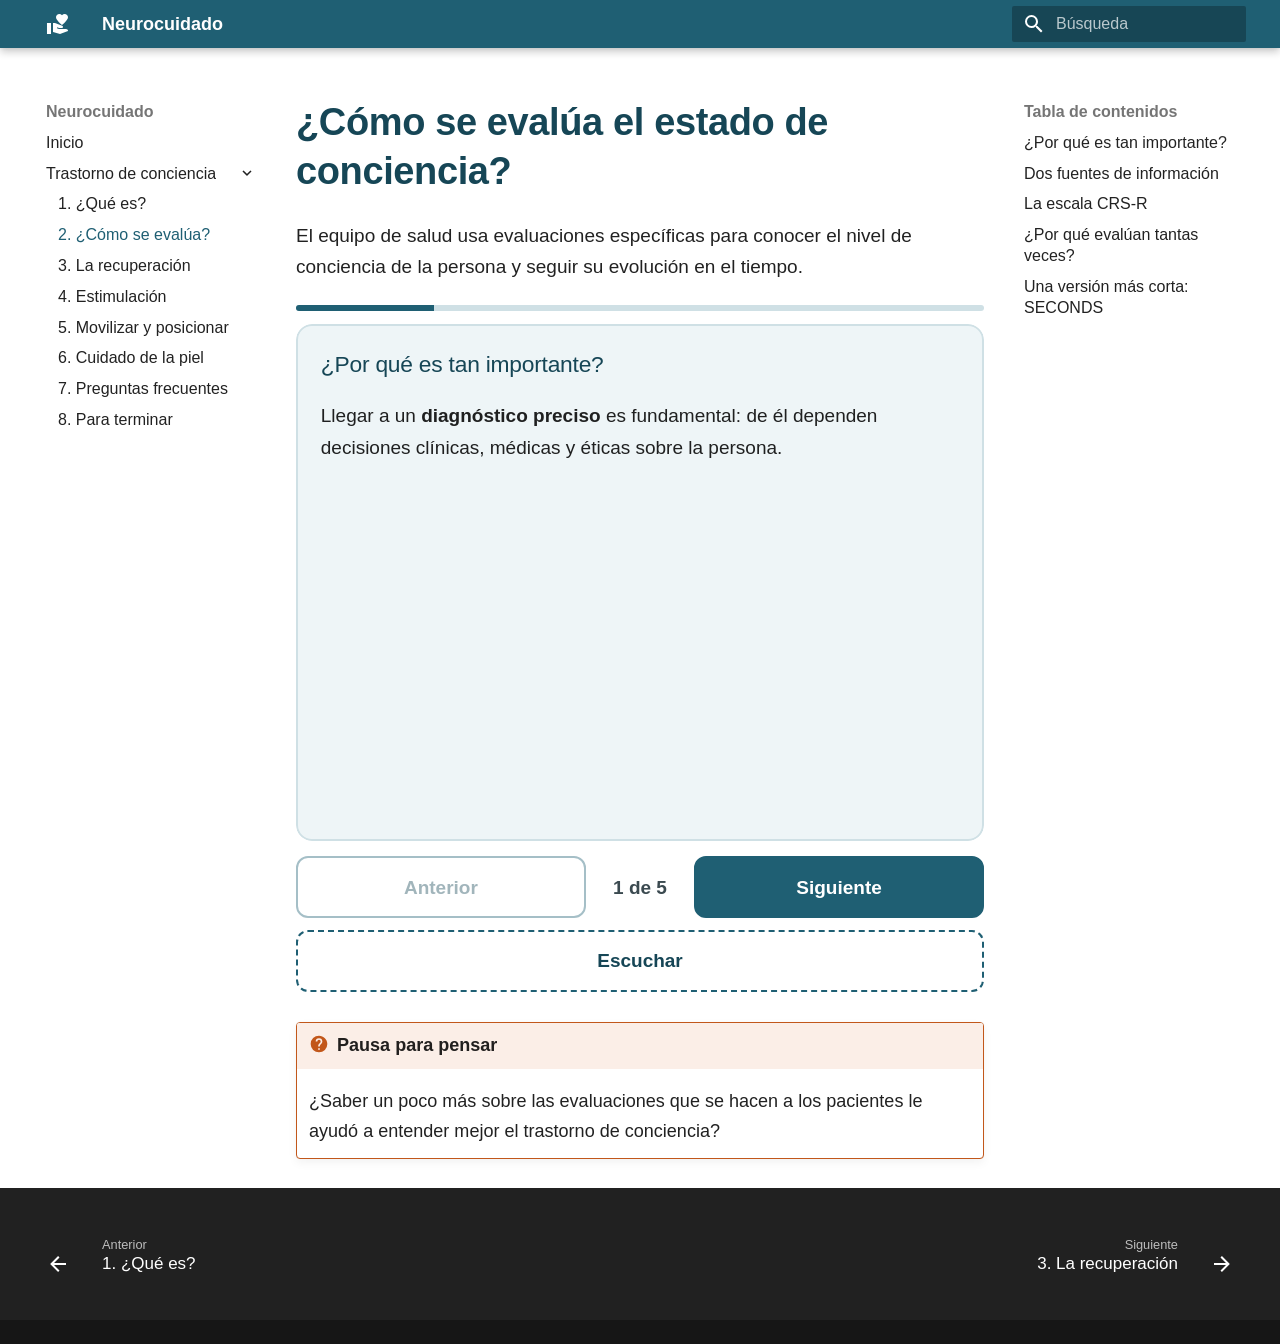
<file: trastorno-de-conciencia/02-evaluacion.html>
<!doctype html>
<html lang="es" class="no-js">
  <head>
    
      <meta charset="utf-8">
      <meta name="viewport" content="width=device-width,initial-scale=1">
      
        <meta name="description" content="Educación continua para el cuidado de personas con enfermedades neurológicas">
      
      
      
        <link rel="canonical" href="https://crespomj.github.io/neurocuidado/trastorno-de-conciencia/02-evaluacion.html">
      
      
        <link rel="prev" href="01-que-es.html">
      
      
        <link rel="next" href="03-recuperacion.html">
      
      
        
      
      
      <link rel="icon" href="../assets/images/favicon.png">
      <meta name="generator" content="mkdocs-1.6.1, mkdocs-material-9.8.0">
    
    
      
        <title>2. ¿Cómo se evalúa? - Neurocuidado</title>
      
    
    
      <link rel="stylesheet" href="../assets/stylesheets/main.57a0d79d.min.css">
      
        
        <link rel="stylesheet" href="../assets/stylesheets/palette.fb2fffe2.min.css">
      
      


    
    
      
    
    
      
    
    
      <link rel="stylesheet" href="../assets/estilos.css?v=3">
    
    <script>__md_scope=new URL("..",location),__md_hash=e=>[...e].reduce(((e,_)=>(e<<5)-e+_.charCodeAt(0)),0),__md_get=(e,_=localStorage,t=__md_scope)=>JSON.parse(_.getItem(t.pathname+"."+e)),__md_set=(e,_,t=localStorage,a=__md_scope)=>{try{t.setItem(a.pathname+"."+e,JSON.stringify(_))}catch(e){}}</script>
    
  
      

    
  
    <script data-goatcounter="https://neurocuidado.goatcounter.com/count"
            async src="https://gc.zgo.at/count.js"></script>
  

    
  </head>
  
  
    
    
    
    
    
    <body dir="ltr" data-md-color-scheme="default" data-md-color-primary="custom" data-md-color-accent="custom">
  
    
    <input class="md-toggle" data-md-toggle="drawer" type="checkbox" id="__drawer" autocomplete="off">
    <input class="md-toggle" data-md-toggle="search" type="checkbox" id="__search" autocomplete="off">
    <label class="md-overlay" for="__drawer"></label>
    <div data-md-component="skip">
      
        
        <a href="#como-se-evalua-el-estado-de-conciencia" class="md-skip">
          Saltar a contenido
        </a>
      
    </div>
    <div data-md-component="announce">
      
    </div>
    
    
      

  

<header class="md-header md-header--shadow" data-md-component="header">
  <nav class="md-header__inner md-grid" aria-label="Cabecera">
    <a href="../index.html" title="Neurocuidado" class="md-header__button md-logo" aria-label="Neurocuidado" data-md-component="logo">
      
  
  <svg xmlns="http://www.w3.org/2000/svg" viewBox="0 0 24 24"><path d="M20 17q.86 0 1.45.6t.58 1.4L14 22l-7-2v-9h1.95l7.27 2.69q.78.31.78 1.12 0 .47-.34.82t-.86.37H13l-1.75-.67-.33.94L13 17zM16 3.23Q17.06 2 18.7 2q1.36 0 2.3 1t1 2.3q0 1.03-1 2.46t-1.97 2.39T16 13q-2.08-1.89-3.06-2.85t-1.97-2.39T10 5.3q0-1.36.97-2.3t2.34-1q1.6 0 2.69 1.23M.984 11H5v11H.984z"/></svg>

    </a>
    <label class="md-header__button md-icon" for="__drawer">
      
      <svg xmlns="http://www.w3.org/2000/svg" viewBox="0 0 24 24"><path d="M3 6h18v2H3zm0 5h18v2H3zm0 5h18v2H3z"/></svg>
    </label>
    <div class="md-header__title" data-md-component="header-title">
      <div class="md-header__ellipsis">
        <div class="md-header__topic">
          <span class="md-ellipsis">
            Neurocuidado
          </span>
        </div>
        <div class="md-header__topic" data-md-component="header-topic">
          <span class="md-ellipsis">
            
              2. ¿Cómo se evalúa?
            
          </span>
        </div>
      </div>
    </div>
    
      
    
    
    
    
      
      
        <label class="md-header__button md-icon" for="__search">
          
          <svg xmlns="http://www.w3.org/2000/svg" viewBox="0 0 24 24"><path d="M9.5 3A6.5 6.5 0 0 1 16 9.5c0 1.61-.59 3.09-1.56 4.23l.27.27h.79l5 5-1.5 1.5-5-5v-.79l-.27-.27A6.52 6.52 0 0 1 9.5 16 6.5 6.5 0 0 1 3 9.5 6.5 6.5 0 0 1 9.5 3m0 2C7 5 5 7 5 9.5S7 14 9.5 14 14 12 14 9.5 12 5 9.5 5"/></svg>
        </label>
        <div class="md-search" data-md-component="search" role="dialog">
  <label class="md-search__overlay" for="__search"></label>
  <div class="md-search__inner" role="search">
    <form class="md-search__form" name="search">
      <input type="text" class="md-search__input" name="query" aria-label="Búsqueda" placeholder="Búsqueda" autocapitalize="off" autocorrect="off" autocomplete="off" spellcheck="false" data-md-component="search-query" required>
      <label class="md-search__icon md-icon" for="__search">
        
        <svg xmlns="http://www.w3.org/2000/svg" viewBox="0 0 24 24"><path d="M9.5 3A6.5 6.5 0 0 1 16 9.5c0 1.61-.59 3.09-1.56 4.23l.27.27h.79l5 5-1.5 1.5-5-5v-.79l-.27-.27A6.52 6.52 0 0 1 9.5 16 6.5 6.5 0 0 1 3 9.5 6.5 6.5 0 0 1 9.5 3m0 2C7 5 5 7 5 9.5S7 14 9.5 14 14 12 14 9.5 12 5 9.5 5"/></svg>
        
        <svg xmlns="http://www.w3.org/2000/svg" viewBox="0 0 24 24"><path d="M20 11v2H8l5.5 5.5-1.42 1.42L4.16 12l7.92-7.92L13.5 5.5 8 11z"/></svg>
      </label>
      <nav class="md-search__options" aria-label="Buscar">
        
        <button type="reset" class="md-search__icon md-icon" title="Limpiar" aria-label="Limpiar" tabindex="-1">
          
          <svg xmlns="http://www.w3.org/2000/svg" viewBox="0 0 24 24"><path d="M19 6.41 17.59 5 12 10.59 6.41 5 5 6.41 10.59 12 5 17.59 6.41 19 12 13.41 17.59 19 19 17.59 13.41 12z"/></svg>
        </button>
      </nav>
      
    </form>
    <div class="md-search__output">
      <div class="md-search__scrollwrap" tabindex="0" data-md-scrollfix>
        <div class="md-search-result" data-md-component="search-result">
          <div class="md-search-result__meta">
            Inicializando búsqueda
          </div>
          <ol class="md-search-result__list" role="presentation"></ol>
        </div>
      </div>
    </div>
  </div>
</div>
      
    
    
  </nav>
  
</header>
    
    <div class="md-container" data-md-component="container">
      
      
        
          
        
      
      <main class="md-main" data-md-component="main">
        <div class="md-main__inner md-grid">
          
            
              
              <div class="md-sidebar md-sidebar--primary" data-md-component="sidebar" data-md-type="navigation" >
                <div class="md-sidebar__scrollwrap">
                  <div class="md-sidebar__inner">
                    



<nav class="md-nav md-nav--primary" aria-label="Navegación" data-md-level="0">
  <label class="md-nav__title" for="__drawer">
    <a href="../index.html" title="Neurocuidado" class="md-nav__button md-logo" aria-label="Neurocuidado" data-md-component="logo">
      
  
  <svg xmlns="http://www.w3.org/2000/svg" viewBox="0 0 24 24"><path d="M20 17q.86 0 1.45.6t.58 1.4L14 22l-7-2v-9h1.95l7.27 2.69q.78.31.78 1.12 0 .47-.34.82t-.86.37H13l-1.75-.67-.33.94L13 17zM16 3.23Q17.06 2 18.7 2q1.36 0 2.3 1t1 2.3q0 1.03-1 2.46t-1.97 2.39T16 13q-2.08-1.89-3.06-2.85t-1.97-2.39T10 5.3q0-1.36.97-2.3t2.34-1q1.6 0 2.69 1.23M.984 11H5v11H.984z"/></svg>

    </a>
    Neurocuidado
  </label>
  
  <ul class="md-nav__list" data-md-scrollfix>
    
      
      
  
  
  
  
    <li class="md-nav__item">
      <a href="../index.html" class="md-nav__link">
        
  
  
  <span class="md-ellipsis">
    
  
    Inicio
  

    
  </span>
  
  

      </a>
    </li>
  

    
      
      
  
  
    
  
  
  
    
    
      
        
          
        
      
        
      
        
      
        
      
        
      
        
      
        
      
        
      
        
      
    
    
    
    
    <li class="md-nav__item md-nav__item--active md-nav__item--nested">
      
        
        
        <input class="md-nav__toggle md-toggle " type="checkbox" id="__nav_2" checked>
        
          
          <div class="md-nav__link md-nav__container">
            <a href="index.html" class="md-nav__link ">
              
  
  
  <span class="md-ellipsis">
    
  
    Trastorno de conciencia
  

    
  </span>
  
  

            </a>
            
              
              <label class="md-nav__link " for="__nav_2" id="__nav_2_label" tabindex="0">
                <span class="md-nav__icon md-icon"></span>
              </label>
            
          </div>
        
        <nav class="md-nav" data-md-level="1" aria-labelledby="__nav_2_label" aria-expanded="true">
          <label class="md-nav__title" for="__nav_2">
            <span class="md-nav__icon md-icon"></span>
            
  
    Trastorno de conciencia
  

          </label>
          <ul class="md-nav__list" data-md-scrollfix>
            
              
            
              
                
  
  
  
  
    <li class="md-nav__item">
      <a href="01-que-es.html" class="md-nav__link">
        
  
  
  <span class="md-ellipsis">
    
  
    1. ¿Qué es?
  

    
  </span>
  
  

      </a>
    </li>
  

              
            
              
                
  
  
    
  
  
  
    <li class="md-nav__item md-nav__item--active">
      
      <input class="md-nav__toggle md-toggle" type="checkbox" id="__toc">
      
      
        
      
      
        <label class="md-nav__link md-nav__link--active" for="__toc">
          
  
  
  <span class="md-ellipsis">
    
  
    2. ¿Cómo se evalúa?
  

    
  </span>
  
  

          <span class="md-nav__icon md-icon"></span>
        </label>
      
      <a href="02-evaluacion.html" class="md-nav__link md-nav__link--active">
        
  
  
  <span class="md-ellipsis">
    
  
    2. ¿Cómo se evalúa?
  

    
  </span>
  
  

      </a>
      
        

<nav class="md-nav md-nav--secondary" aria-label="Tabla de contenidos">
  
  
  
    
  
  
    <label class="md-nav__title" for="__toc">
      <span class="md-nav__icon md-icon"></span>
      Tabla de contenidos
    </label>
    <ul class="md-nav__list" data-md-component="toc" data-md-scrollfix>
      
        <li class="md-nav__item">
  <a href="#por-que-es-tan-importante" class="md-nav__link">
    <span class="md-ellipsis">
      
        ¿Por qué es tan importante?
      
    </span>
  </a>
  
</li>
      
        <li class="md-nav__item">
  <a href="#dos-fuentes-de-informacion" class="md-nav__link">
    <span class="md-ellipsis">
      
        Dos fuentes de información
      
    </span>
  </a>
  
</li>
      
        <li class="md-nav__item">
  <a href="#la-escala-crs-r" class="md-nav__link">
    <span class="md-ellipsis">
      
        La escala CRS-R
      
    </span>
  </a>
  
</li>
      
        <li class="md-nav__item">
  <a href="#por-que-evaluan-tantas-veces" class="md-nav__link">
    <span class="md-ellipsis">
      
        ¿Por qué evalúan tantas veces?
      
    </span>
  </a>
  
</li>
      
        <li class="md-nav__item">
  <a href="#una-version-mas-corta-seconds" class="md-nav__link">
    <span class="md-ellipsis">
      
        Una versión más corta: SECONDS
      
    </span>
  </a>
  
</li>
      
    </ul>
  
</nav>
      
    </li>
  

              
            
              
                
  
  
  
  
    <li class="md-nav__item">
      <a href="03-recuperacion.html" class="md-nav__link">
        
  
  
  <span class="md-ellipsis">
    
  
    3. La recuperación
  

    
  </span>
  
  

      </a>
    </li>
  

              
            
              
                
  
  
  
  
    <li class="md-nav__item">
      <a href="04-estimulacion.html" class="md-nav__link">
        
  
  
  <span class="md-ellipsis">
    
  
    4. Estimulación
  

    
  </span>
  
  

      </a>
    </li>
  

              
            
              
                
  
  
  
  
    <li class="md-nav__item">
      <a href="05-movilizacion.html" class="md-nav__link">
        
  
  
  <span class="md-ellipsis">
    
  
    5. Movilizar y posicionar
  

    
  </span>
  
  

      </a>
    </li>
  

              
            
              
                
  
  
  
  
    <li class="md-nav__item">
      <a href="06-piel.html" class="md-nav__link">
        
  
  
  <span class="md-ellipsis">
    
  
    6. Cuidado de la piel
  

    
  </span>
  
  

      </a>
    </li>
  

              
            
              
                
  
  
  
  
    <li class="md-nav__item">
      <a href="07-preguntas-frecuentes.html" class="md-nav__link">
        
  
  
  <span class="md-ellipsis">
    
  
    7. Preguntas frecuentes
  

    
  </span>
  
  

      </a>
    </li>
  

              
            
              
                
  
  
  
  
    <li class="md-nav__item">
      <a href="08-cierre.html" class="md-nav__link">
        
  
  
  <span class="md-ellipsis">
    
  
    8. Para terminar
  

    
  </span>
  
  

      </a>
    </li>
  

              
            
          </ul>
        </nav>
      
    </li>
  

    
  </ul>
</nav>
                  </div>
                </div>
              </div>
            
            
              
              <div class="md-sidebar md-sidebar--secondary" data-md-component="sidebar" data-md-type="toc" >
                <div class="md-sidebar__scrollwrap">
                  <div class="md-sidebar__inner">
                    

<nav class="md-nav md-nav--secondary" aria-label="Tabla de contenidos">
  
  
  
    
  
  
    <label class="md-nav__title" for="__toc">
      <span class="md-nav__icon md-icon"></span>
      Tabla de contenidos
    </label>
    <ul class="md-nav__list" data-md-component="toc" data-md-scrollfix>
      
        <li class="md-nav__item">
  <a href="#por-que-es-tan-importante" class="md-nav__link">
    <span class="md-ellipsis">
      
        ¿Por qué es tan importante?
      
    </span>
  </a>
  
</li>
      
        <li class="md-nav__item">
  <a href="#dos-fuentes-de-informacion" class="md-nav__link">
    <span class="md-ellipsis">
      
        Dos fuentes de información
      
    </span>
  </a>
  
</li>
      
        <li class="md-nav__item">
  <a href="#la-escala-crs-r" class="md-nav__link">
    <span class="md-ellipsis">
      
        La escala CRS-R
      
    </span>
  </a>
  
</li>
      
        <li class="md-nav__item">
  <a href="#por-que-evaluan-tantas-veces" class="md-nav__link">
    <span class="md-ellipsis">
      
        ¿Por qué evalúan tantas veces?
      
    </span>
  </a>
  
</li>
      
        <li class="md-nav__item">
  <a href="#una-version-mas-corta-seconds" class="md-nav__link">
    <span class="md-ellipsis">
      
        Una versión más corta: SECONDS
      
    </span>
  </a>
  
</li>
      
    </ul>
  
</nav>
                  </div>
                </div>
              </div>
            
          
          
            <div class="md-content" data-md-component="content">
              
              <article class="md-content__inner md-typeset">
                
                  



<h1 id="como-se-evalua-el-estado-de-conciencia">¿Cómo se evalúa el estado de conciencia?</h1>
<p>El equipo de salud usa evaluaciones específicas para conocer el nivel de conciencia de la persona y seguir su evolución en el tiempo.</p>
<!-- Resumen de la presentación "Cómo evaluamos DOC". Validar con el equipo. -->
<div class="tarjetas">
<div class="tarjeta">
<h3 id="por-que-es-tan-importante">¿Por qué es tan importante?</h3>
<p>Llegar a un <strong>diagnóstico preciso</strong> es fundamental: de él dependen decisiones clínicas, médicas y éticas sobre la persona.</p>
</div>
<div class="tarjeta">
<h3 id="dos-fuentes-de-informacion">Dos fuentes de información</h3>
<ul>
<li><strong>El equipo interdisciplinario</strong> observa cómo se comporta y responde la persona, usando escalas de evaluación.</li>
<li><strong>Los estudios de neuroimagen</strong> le dan al médico datos objetivos sobre el estado del cerebro.</li>
</ul>
</div>
<div class="tarjeta">
<h3 id="la-escala-crs-r">La escala CRS-R</h3>
<p>Es la escala recomendada para evaluar a personas con trastornos de la conciencia.</p>
<p>Tiene 23 ítems que exploran seis áreas: <strong>audición, visión, movimiento, movimientos de la boca, nivel de despertar y comunicación</strong>.</p>
</div>
<div class="tarjeta">
<h3 id="por-que-evaluan-tantas-veces">¿Por qué evalúan tantas veces?</h3>
<p>Las investigaciones recomiendan hacer <strong>al menos cinco evaluaciones</strong> con la CRS-R para llegar a un diagnóstico preciso.</p>
<p>Por eso es habitual que el equipo repita las evaluaciones en distintos momentos.</p>
</div>
<div class="tarjeta">
<h3 id="una-version-mas-corta-seconds">Una versión más corta: SECONDS</h3>
<p>Para acortar los tiempos se creó una escala simplificada. Observa los cinco comportamientos más frecuentes:</p>
<ul>
<li>moverse ante una orden,</li>
<li>buscar con la mirada,</li>
<li>fijar la mirada,</li>
<li>respuestas motoras automáticas,</li>
<li>ubicar el lugar del dolor.</li>
</ul>
<p>Con ella se detecta al 99 % de las personas en estado de mínima conciencia.</p>
<p class="frase">Cuidar con conocimientos es cuidar y cuidarse mejor.</p>
</div>
</div>
<div class="admonition pausa">
<p class="admonition-title">Pausa para pensar</p>
<p>¿Saber un poco más sobre las evaluaciones que se hacen a los pacientes le ayudó a entender mejor el trastorno de conciencia?</p>
</div>












                
              </article>
            </div>
          
          
<script>var target=document.getElementById(location.hash.slice(1));target&&target.name&&(target.checked=target.name.startsWith("__tabbed_"))</script>
        </div>
        
          <button type="button" class="md-top md-icon" data-md-component="top" hidden>
  
  <svg xmlns="http://www.w3.org/2000/svg" viewBox="0 0 24 24"><path d="M13 20h-2V8l-5.5 5.5-1.42-1.42L12 4.16l7.92 7.92-1.42 1.42L13 8z"/></svg>
  Volver al principio
</button>
        
      </main>
      
        <footer class="md-footer">
  
    
      
      <nav class="md-footer__inner md-grid" aria-label="Pie" >
        
          
          <a href="01-que-es.html" class="md-footer__link md-footer__link--prev" aria-label="Anterior: 1. ¿Qué es?">
            <div class="md-footer__button md-icon">
              
              <svg xmlns="http://www.w3.org/2000/svg" viewBox="0 0 24 24"><path d="M20 11v2H8l5.5 5.5-1.42 1.42L4.16 12l7.92-7.92L13.5 5.5 8 11z"/></svg>
            </div>
            <div class="md-footer__title">
              <span class="md-footer__direction">
                Anterior
              </span>
              <div class="md-ellipsis">
                1. ¿Qué es?
              </div>
            </div>
          </a>
        
        
          
          <a href="03-recuperacion.html" class="md-footer__link md-footer__link--next" aria-label="Siguiente: 3. La recuperación">
            <div class="md-footer__title">
              <span class="md-footer__direction">
                Siguiente
              </span>
              <div class="md-ellipsis">
                3. La recuperación
              </div>
            </div>
            <div class="md-footer__button md-icon">
              
              <svg xmlns="http://www.w3.org/2000/svg" viewBox="0 0 24 24"><path d="M4 11v2h12l-5.5 5.5 1.42 1.42L19.84 12l-7.92-7.92L10.5 5.5 16 11z"/></svg>
            </div>
          </a>
        
      </nav>
    
  
  <div class="md-footer-meta md-typeset">
    <div class="md-footer-meta__inner md-grid">
      <div class="md-copyright">
  
  
</div>
      
    </div>
  </div>
</footer>
      
    </div>
    <div class="md-dialog" data-md-component="dialog">
      <div class="md-dialog__inner md-typeset"></div>
    </div>
    
    
    
      
      
      <script id="__config" type="application/json">{"annotate": null, "base": "..", "features": ["navigation.footer", "navigation.top", "navigation.indexes"], "search": "../assets/javascripts/workers/search.a7633da7.min.js", "tags": null, "translations": {"clipboard.copied": "Copiado al portapapeles", "clipboard.copy": "Copiar al portapapeles", "search.result.more.one": "1 m\u00e1s en esta p\u00e1gina", "search.result.more.other": "# m\u00e1s en esta p\u00e1gina", "search.result.none": "No se encontraron documentos", "search.result.one": "1 documento encontrado", "search.result.other": "# documentos encontrados", "search.result.placeholder": "Teclee para comenzar b\u00fasqueda", "search.result.term.missing": "Falta", "select.version": "Seleccionar versi\u00f3n"}, "version": null}</script>
    
    
      <script src="../assets/javascripts/bundle.c21346df.min.js"></script>
      
        <script src="../assets/verdadero-falso.js?v=3"></script>
      
        <script src="../assets/tarjetas.js?v=3"></script>
      
    
  </body>
</html>
</file>
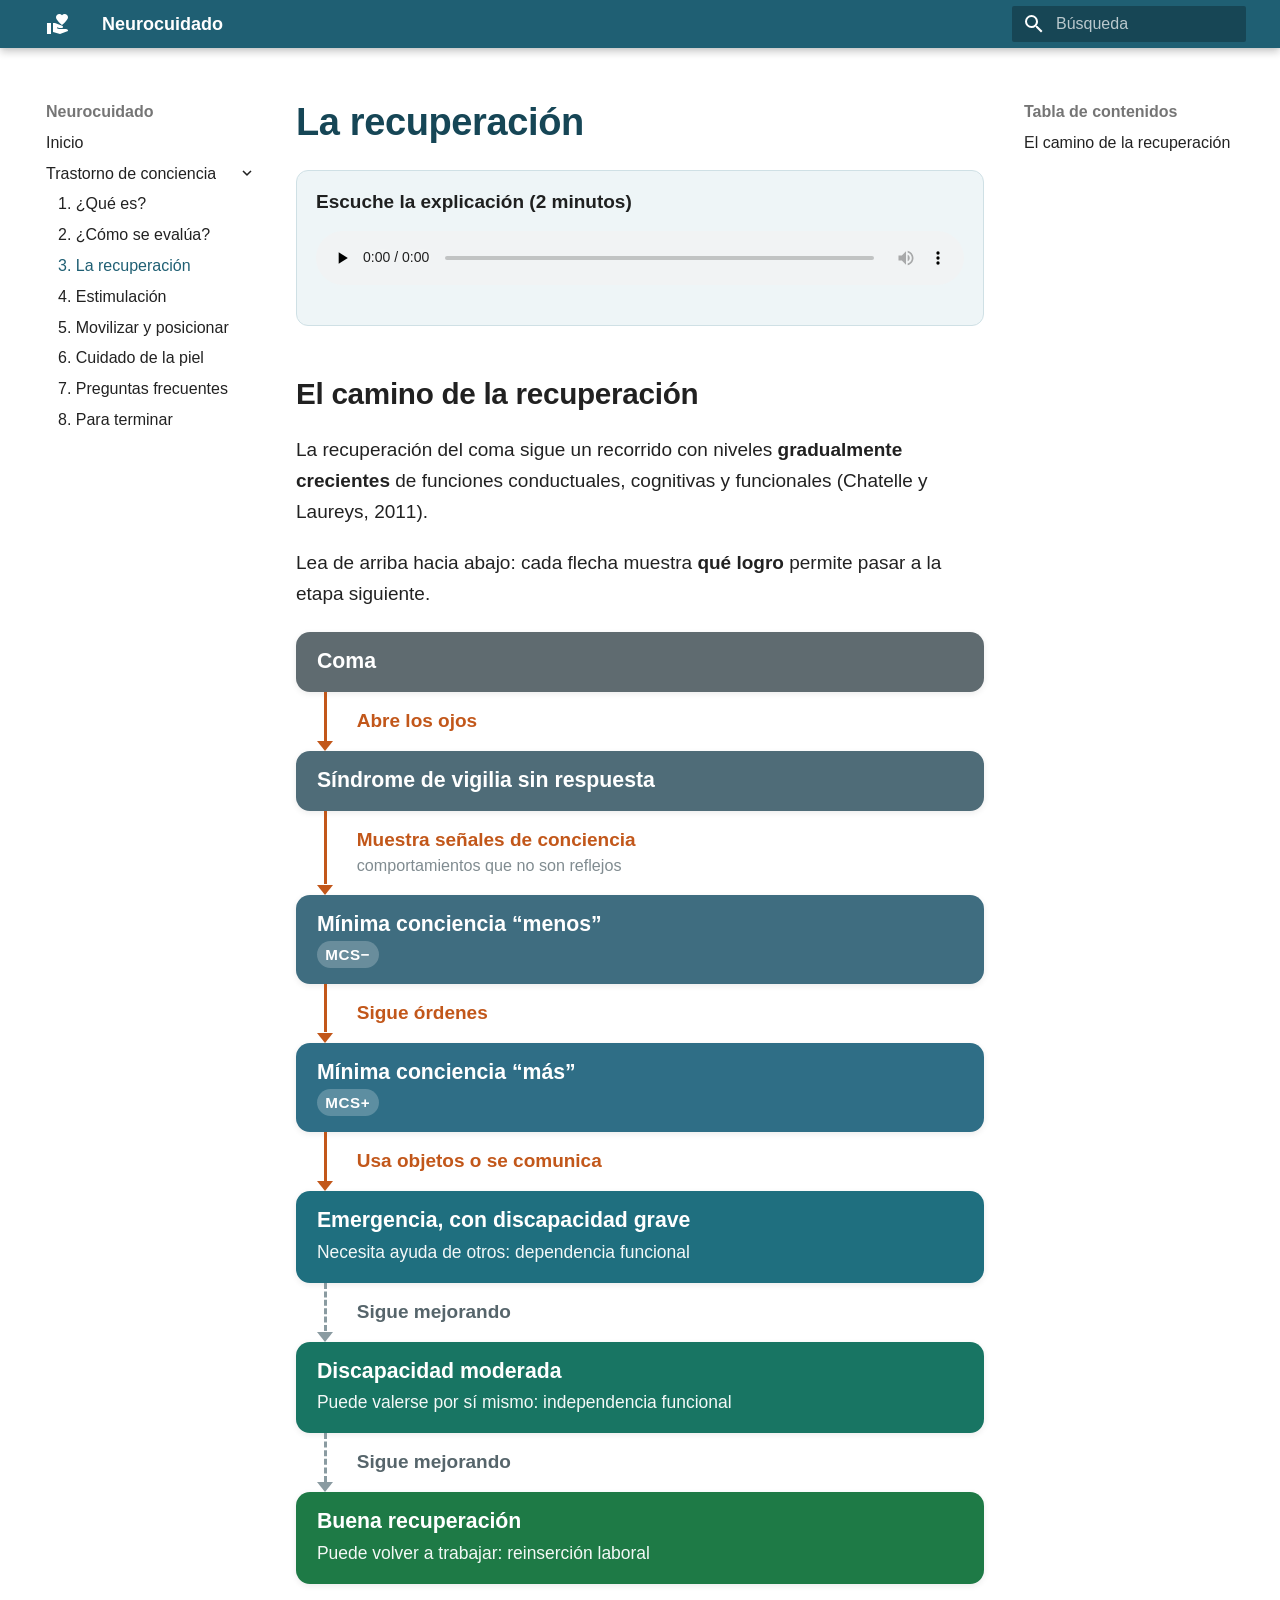
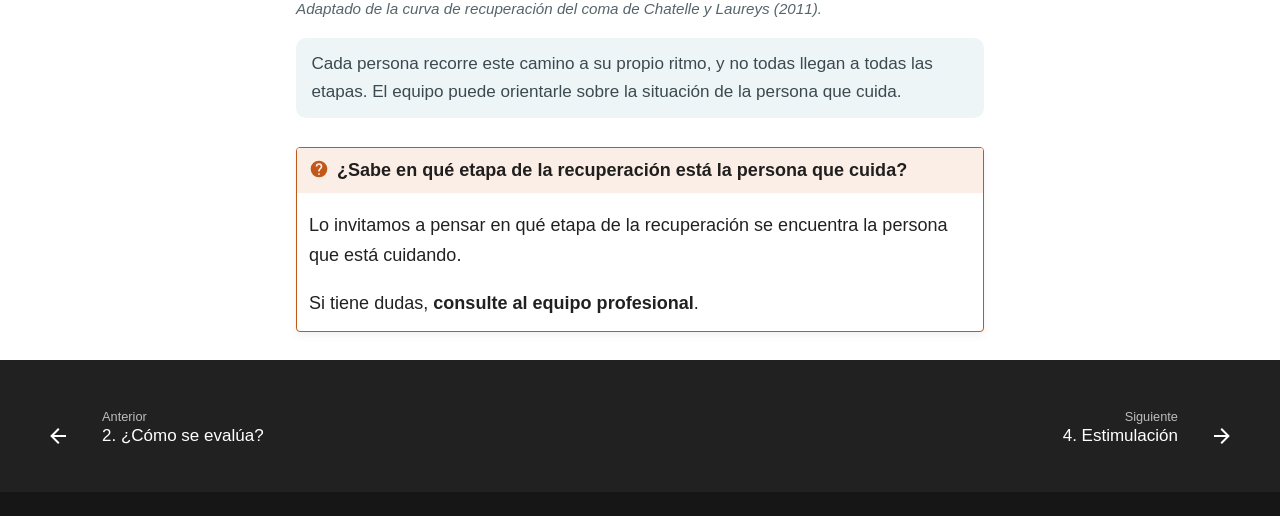
<file: trastorno-de-conciencia/03-recuperacion.html>
<!doctype html>
<html lang="es" class="no-js">
  <head>
    
      <meta charset="utf-8">
      <meta name="viewport" content="width=device-width,initial-scale=1">
      
        <meta name="description" content="Educación continua para el cuidado de personas con enfermedades neurológicas">
      
      
      
        <link rel="canonical" href="https://crespomj.github.io/neurocuidado/trastorno-de-conciencia/03-recuperacion.html">
      
      
        <link rel="prev" href="02-evaluacion.html">
      
      
        <link rel="next" href="04-estimulacion.html">
      
      
        
      
      
      <link rel="icon" href="../assets/images/favicon.png">
      <meta name="generator" content="mkdocs-1.6.1, mkdocs-material-9.8.0">
    
    
      
        <title>3. La recuperación - Neurocuidado</title>
      
    
    
      <link rel="stylesheet" href="../assets/stylesheets/main.57a0d79d.min.css">
      
        
        <link rel="stylesheet" href="../assets/stylesheets/palette.fb2fffe2.min.css">
      
      


    
    
      
    
    
      
    
    
      <link rel="stylesheet" href="../assets/estilos.css?v=3">
    
    <script>__md_scope=new URL("..",location),__md_hash=e=>[...e].reduce(((e,_)=>(e<<5)-e+_.charCodeAt(0)),0),__md_get=(e,_=localStorage,t=__md_scope)=>JSON.parse(_.getItem(t.pathname+"."+e)),__md_set=(e,_,t=localStorage,a=__md_scope)=>{try{t.setItem(a.pathname+"."+e,JSON.stringify(_))}catch(e){}}</script>
    
  
      

    
  
    <script data-goatcounter="https://neurocuidado.goatcounter.com/count"
            async src="https://gc.zgo.at/count.js"></script>
  

    
  </head>
  
  
    
    
    
    
    
    <body dir="ltr" data-md-color-scheme="default" data-md-color-primary="custom" data-md-color-accent="custom">
  
    
    <input class="md-toggle" data-md-toggle="drawer" type="checkbox" id="__drawer" autocomplete="off">
    <input class="md-toggle" data-md-toggle="search" type="checkbox" id="__search" autocomplete="off">
    <label class="md-overlay" for="__drawer"></label>
    <div data-md-component="skip">
      
        
        <a href="#la-recuperacion" class="md-skip">
          Saltar a contenido
        </a>
      
    </div>
    <div data-md-component="announce">
      
    </div>
    
    
      

  

<header class="md-header md-header--shadow" data-md-component="header">
  <nav class="md-header__inner md-grid" aria-label="Cabecera">
    <a href="../index.html" title="Neurocuidado" class="md-header__button md-logo" aria-label="Neurocuidado" data-md-component="logo">
      
  
  <svg xmlns="http://www.w3.org/2000/svg" viewBox="0 0 24 24"><path d="M20 17q.86 0 1.45.6t.58 1.4L14 22l-7-2v-9h1.95l7.27 2.69q.78.31.78 1.12 0 .47-.34.82t-.86.37H13l-1.75-.67-.33.94L13 17zM16 3.23Q17.06 2 18.7 2q1.36 0 2.3 1t1 2.3q0 1.03-1 2.46t-1.97 2.39T16 13q-2.08-1.89-3.06-2.85t-1.97-2.39T10 5.3q0-1.36.97-2.3t2.34-1q1.6 0 2.69 1.23M.984 11H5v11H.984z"/></svg>

    </a>
    <label class="md-header__button md-icon" for="__drawer">
      
      <svg xmlns="http://www.w3.org/2000/svg" viewBox="0 0 24 24"><path d="M3 6h18v2H3zm0 5h18v2H3zm0 5h18v2H3z"/></svg>
    </label>
    <div class="md-header__title" data-md-component="header-title">
      <div class="md-header__ellipsis">
        <div class="md-header__topic">
          <span class="md-ellipsis">
            Neurocuidado
          </span>
        </div>
        <div class="md-header__topic" data-md-component="header-topic">
          <span class="md-ellipsis">
            
              3. La recuperación
            
          </span>
        </div>
      </div>
    </div>
    
      
    
    
    
    
      
      
        <label class="md-header__button md-icon" for="__search">
          
          <svg xmlns="http://www.w3.org/2000/svg" viewBox="0 0 24 24"><path d="M9.5 3A6.5 6.5 0 0 1 16 9.5c0 1.61-.59 3.09-1.56 4.23l.27.27h.79l5 5-1.5 1.5-5-5v-.79l-.27-.27A6.52 6.52 0 0 1 9.5 16 6.5 6.5 0 0 1 3 9.5 6.5 6.5 0 0 1 9.5 3m0 2C7 5 5 7 5 9.5S7 14 9.5 14 14 12 14 9.5 12 5 9.5 5"/></svg>
        </label>
        <div class="md-search" data-md-component="search" role="dialog">
  <label class="md-search__overlay" for="__search"></label>
  <div class="md-search__inner" role="search">
    <form class="md-search__form" name="search">
      <input type="text" class="md-search__input" name="query" aria-label="Búsqueda" placeholder="Búsqueda" autocapitalize="off" autocorrect="off" autocomplete="off" spellcheck="false" data-md-component="search-query" required>
      <label class="md-search__icon md-icon" for="__search">
        
        <svg xmlns="http://www.w3.org/2000/svg" viewBox="0 0 24 24"><path d="M9.5 3A6.5 6.5 0 0 1 16 9.5c0 1.61-.59 3.09-1.56 4.23l.27.27h.79l5 5-1.5 1.5-5-5v-.79l-.27-.27A6.52 6.52 0 0 1 9.5 16 6.5 6.5 0 0 1 3 9.5 6.5 6.5 0 0 1 9.5 3m0 2C7 5 5 7 5 9.5S7 14 9.5 14 14 12 14 9.5 12 5 9.5 5"/></svg>
        
        <svg xmlns="http://www.w3.org/2000/svg" viewBox="0 0 24 24"><path d="M20 11v2H8l5.5 5.5-1.42 1.42L4.16 12l7.92-7.92L13.5 5.5 8 11z"/></svg>
      </label>
      <nav class="md-search__options" aria-label="Buscar">
        
        <button type="reset" class="md-search__icon md-icon" title="Limpiar" aria-label="Limpiar" tabindex="-1">
          
          <svg xmlns="http://www.w3.org/2000/svg" viewBox="0 0 24 24"><path d="M19 6.41 17.59 5 12 10.59 6.41 5 5 6.41 10.59 12 5 17.59 6.41 19 12 13.41 17.59 19 19 17.59 13.41 12z"/></svg>
        </button>
      </nav>
      
    </form>
    <div class="md-search__output">
      <div class="md-search__scrollwrap" tabindex="0" data-md-scrollfix>
        <div class="md-search-result" data-md-component="search-result">
          <div class="md-search-result__meta">
            Inicializando búsqueda
          </div>
          <ol class="md-search-result__list" role="presentation"></ol>
        </div>
      </div>
    </div>
  </div>
</div>
      
    
    
  </nav>
  
</header>
    
    <div class="md-container" data-md-component="container">
      
      
        
          
        
      
      <main class="md-main" data-md-component="main">
        <div class="md-main__inner md-grid">
          
            
              
              <div class="md-sidebar md-sidebar--primary" data-md-component="sidebar" data-md-type="navigation" >
                <div class="md-sidebar__scrollwrap">
                  <div class="md-sidebar__inner">
                    



<nav class="md-nav md-nav--primary" aria-label="Navegación" data-md-level="0">
  <label class="md-nav__title" for="__drawer">
    <a href="../index.html" title="Neurocuidado" class="md-nav__button md-logo" aria-label="Neurocuidado" data-md-component="logo">
      
  
  <svg xmlns="http://www.w3.org/2000/svg" viewBox="0 0 24 24"><path d="M20 17q.86 0 1.45.6t.58 1.4L14 22l-7-2v-9h1.95l7.27 2.69q.78.31.78 1.12 0 .47-.34.82t-.86.37H13l-1.75-.67-.33.94L13 17zM16 3.23Q17.06 2 18.7 2q1.36 0 2.3 1t1 2.3q0 1.03-1 2.46t-1.97 2.39T16 13q-2.08-1.89-3.06-2.85t-1.97-2.39T10 5.3q0-1.36.97-2.3t2.34-1q1.6 0 2.69 1.23M.984 11H5v11H.984z"/></svg>

    </a>
    Neurocuidado
  </label>
  
  <ul class="md-nav__list" data-md-scrollfix>
    
      
      
  
  
  
  
    <li class="md-nav__item">
      <a href="../index.html" class="md-nav__link">
        
  
  
  <span class="md-ellipsis">
    
  
    Inicio
  

    
  </span>
  
  

      </a>
    </li>
  

    
      
      
  
  
    
  
  
  
    
    
      
        
          
        
      
        
      
        
      
        
      
        
      
        
      
        
      
        
      
        
      
    
    
    
    
    <li class="md-nav__item md-nav__item--active md-nav__item--nested">
      
        
        
        <input class="md-nav__toggle md-toggle " type="checkbox" id="__nav_2" checked>
        
          
          <div class="md-nav__link md-nav__container">
            <a href="index.html" class="md-nav__link ">
              
  
  
  <span class="md-ellipsis">
    
  
    Trastorno de conciencia
  

    
  </span>
  
  

            </a>
            
              
              <label class="md-nav__link " for="__nav_2" id="__nav_2_label" tabindex="0">
                <span class="md-nav__icon md-icon"></span>
              </label>
            
          </div>
        
        <nav class="md-nav" data-md-level="1" aria-labelledby="__nav_2_label" aria-expanded="true">
          <label class="md-nav__title" for="__nav_2">
            <span class="md-nav__icon md-icon"></span>
            
  
    Trastorno de conciencia
  

          </label>
          <ul class="md-nav__list" data-md-scrollfix>
            
              
            
              
                
  
  
  
  
    <li class="md-nav__item">
      <a href="01-que-es.html" class="md-nav__link">
        
  
  
  <span class="md-ellipsis">
    
  
    1. ¿Qué es?
  

    
  </span>
  
  

      </a>
    </li>
  

              
            
              
                
  
  
  
  
    <li class="md-nav__item">
      <a href="02-evaluacion.html" class="md-nav__link">
        
  
  
  <span class="md-ellipsis">
    
  
    2. ¿Cómo se evalúa?
  

    
  </span>
  
  

      </a>
    </li>
  

              
            
              
                
  
  
    
  
  
  
    <li class="md-nav__item md-nav__item--active">
      
      <input class="md-nav__toggle md-toggle" type="checkbox" id="__toc">
      
      
        
      
      
        <label class="md-nav__link md-nav__link--active" for="__toc">
          
  
  
  <span class="md-ellipsis">
    
  
    3. La recuperación
  

    
  </span>
  
  

          <span class="md-nav__icon md-icon"></span>
        </label>
      
      <a href="03-recuperacion.html" class="md-nav__link md-nav__link--active">
        
  
  
  <span class="md-ellipsis">
    
  
    3. La recuperación
  

    
  </span>
  
  

      </a>
      
        

<nav class="md-nav md-nav--secondary" aria-label="Tabla de contenidos">
  
  
  
    
  
  
    <label class="md-nav__title" for="__toc">
      <span class="md-nav__icon md-icon"></span>
      Tabla de contenidos
    </label>
    <ul class="md-nav__list" data-md-component="toc" data-md-scrollfix>
      
        <li class="md-nav__item">
  <a href="#el-camino-de-la-recuperacion" class="md-nav__link">
    <span class="md-ellipsis">
      
        El camino de la recuperación
      
    </span>
  </a>
  
</li>
      
    </ul>
  
</nav>
      
    </li>
  

              
            
              
                
  
  
  
  
    <li class="md-nav__item">
      <a href="04-estimulacion.html" class="md-nav__link">
        
  
  
  <span class="md-ellipsis">
    
  
    4. Estimulación
  

    
  </span>
  
  

      </a>
    </li>
  

              
            
              
                
  
  
  
  
    <li class="md-nav__item">
      <a href="05-movilizacion.html" class="md-nav__link">
        
  
  
  <span class="md-ellipsis">
    
  
    5. Movilizar y posicionar
  

    
  </span>
  
  

      </a>
    </li>
  

              
            
              
                
  
  
  
  
    <li class="md-nav__item">
      <a href="06-piel.html" class="md-nav__link">
        
  
  
  <span class="md-ellipsis">
    
  
    6. Cuidado de la piel
  

    
  </span>
  
  

      </a>
    </li>
  

              
            
              
                
  
  
  
  
    <li class="md-nav__item">
      <a href="07-preguntas-frecuentes.html" class="md-nav__link">
        
  
  
  <span class="md-ellipsis">
    
  
    7. Preguntas frecuentes
  

    
  </span>
  
  

      </a>
    </li>
  

              
            
              
                
  
  
  
  
    <li class="md-nav__item">
      <a href="08-cierre.html" class="md-nav__link">
        
  
  
  <span class="md-ellipsis">
    
  
    8. Para terminar
  

    
  </span>
  
  

      </a>
    </li>
  

              
            
          </ul>
        </nav>
      
    </li>
  

    
  </ul>
</nav>
                  </div>
                </div>
              </div>
            
            
              
              <div class="md-sidebar md-sidebar--secondary" data-md-component="sidebar" data-md-type="toc" >
                <div class="md-sidebar__scrollwrap">
                  <div class="md-sidebar__inner">
                    

<nav class="md-nav md-nav--secondary" aria-label="Tabla de contenidos">
  
  
  
    
  
  
    <label class="md-nav__title" for="__toc">
      <span class="md-nav__icon md-icon"></span>
      Tabla de contenidos
    </label>
    <ul class="md-nav__list" data-md-component="toc" data-md-scrollfix>
      
        <li class="md-nav__item">
  <a href="#el-camino-de-la-recuperacion" class="md-nav__link">
    <span class="md-ellipsis">
      
        El camino de la recuperación
      
    </span>
  </a>
  
</li>
      
    </ul>
  
</nav>
                  </div>
                </div>
              </div>
            
          
          
            <div class="md-content" data-md-component="content">
              
              <article class="md-content__inner md-typeset">
                
                  



<h1 id="la-recuperacion">La recuperación</h1>
<div class="audio">
<p>Escuche la explicación (2 minutos)</p>
<p><audio controls preload="none" src="medios/recuperacion.mp3"></audio></p>
</div>
<h2 id="el-camino-de-la-recuperacion">El camino de la recuperación</h2>
<p>La recuperación del coma sigue un recorrido con niveles <strong>gradualmente crecientes</strong> de funciones conductuales, cognitivas y funcionales (Chatelle y Laureys, 2011).</p>
<p>Lea de arriba hacia abajo: cada flecha muestra <strong>qué logro</strong> permite pasar a la etapa siguiente.</p>
<!-- Versión para celular del gráfico "Curva de recuperación". La nota final es agregada: validar con el equipo. -->
<ol class="camino" aria-label="Etapas de la recuperación, de la menor a la mayor función">
  <li class="etapa e1">
    <span class="etapa-nombre">Coma</span>
  </li>
  <li class="paso">Abre los ojos</li>
  <li class="etapa e2">
    <span class="etapa-nombre">Síndrome de vigilia sin respuesta</span>
  </li>
  <li class="paso">Muestra señales de conciencia<br><small>comportamientos que no son reflejos</small></li>
  <li class="etapa e3">
    <span class="etapa-nombre">Mínima conciencia “menos”</span>
    <span class="etapa-sigla">MCS−</span>
  </li>
  <li class="paso">Sigue órdenes</li>
  <li class="etapa e4">
    <span class="etapa-nombre">Mínima conciencia “más”</span>
    <span class="etapa-sigla">MCS+</span>
  </li>
  <li class="paso">Usa objetos o se comunica</li>
  <li class="etapa e5">
    <span class="etapa-nombre">Emergencia, con discapacidad grave</span>
    <span class="etapa-detalle">Necesita ayuda de otros: dependencia funcional</span>
  </li>
  <li class="paso paso-suave">Sigue mejorando</li>
  <li class="etapa e6">
    <span class="etapa-nombre">Discapacidad moderada</span>
    <span class="etapa-detalle">Puede valerse por sí mismo: independencia funcional</span>
  </li>
  <li class="paso paso-suave">Sigue mejorando</li>
  <li class="etapa e7">
    <span class="etapa-nombre">Buena recuperación</span>
    <span class="etapa-detalle">Puede volver a trabajar: reinserción laboral</span>
  </li>
</ol>

<!-- PENDIENTE: completar la referencia bibliográfica completa de Chatelle y Laureys (2011). -->
<p class="camino-fuente">Adaptado de la curva de recuperación del coma de Chatelle y Laureys (2011).</p>

<p class="camino-nota">Cada persona recorre este camino a su propio ritmo, y no todas llegan a todas las etapas. El equipo puede orientarle sobre la situación de la persona que cuida.</p>

<div class="admonition pausa">
<p class="admonition-title">¿Sabe en qué etapa de la recuperación está la persona que cuida?</p>
<p>Lo invitamos a pensar en qué etapa de la recuperación se encuentra la persona que está cuidando.</p>
<p>Si tiene dudas, <strong>consulte al equipo profesional</strong>.</p>
</div>












                
              </article>
            </div>
          
          
<script>var target=document.getElementById(location.hash.slice(1));target&&target.name&&(target.checked=target.name.startsWith("__tabbed_"))</script>
        </div>
        
          <button type="button" class="md-top md-icon" data-md-component="top" hidden>
  
  <svg xmlns="http://www.w3.org/2000/svg" viewBox="0 0 24 24"><path d="M13 20h-2V8l-5.5 5.5-1.42-1.42L12 4.16l7.92 7.92-1.42 1.42L13 8z"/></svg>
  Volver al principio
</button>
        
      </main>
      
        <footer class="md-footer">
  
    
      
      <nav class="md-footer__inner md-grid" aria-label="Pie" >
        
          
          <a href="02-evaluacion.html" class="md-footer__link md-footer__link--prev" aria-label="Anterior: 2. ¿Cómo se evalúa?">
            <div class="md-footer__button md-icon">
              
              <svg xmlns="http://www.w3.org/2000/svg" viewBox="0 0 24 24"><path d="M20 11v2H8l5.5 5.5-1.42 1.42L4.16 12l7.92-7.92L13.5 5.5 8 11z"/></svg>
            </div>
            <div class="md-footer__title">
              <span class="md-footer__direction">
                Anterior
              </span>
              <div class="md-ellipsis">
                2. ¿Cómo se evalúa?
              </div>
            </div>
          </a>
        
        
          
          <a href="04-estimulacion.html" class="md-footer__link md-footer__link--next" aria-label="Siguiente: 4. Estimulación">
            <div class="md-footer__title">
              <span class="md-footer__direction">
                Siguiente
              </span>
              <div class="md-ellipsis">
                4. Estimulación
              </div>
            </div>
            <div class="md-footer__button md-icon">
              
              <svg xmlns="http://www.w3.org/2000/svg" viewBox="0 0 24 24"><path d="M4 11v2h12l-5.5 5.5 1.42 1.42L19.84 12l-7.92-7.92L10.5 5.5 16 11z"/></svg>
            </div>
          </a>
        
      </nav>
    
  
  <div class="md-footer-meta md-typeset">
    <div class="md-footer-meta__inner md-grid">
      <div class="md-copyright">
  
  
</div>
      
    </div>
  </div>
</footer>
      
    </div>
    <div class="md-dialog" data-md-component="dialog">
      <div class="md-dialog__inner md-typeset"></div>
    </div>
    
    
    
      
      
      <script id="__config" type="application/json">{"annotate": null, "base": "..", "features": ["navigation.footer", "navigation.top", "navigation.indexes"], "search": "../assets/javascripts/workers/search.a7633da7.min.js", "tags": null, "translations": {"clipboard.copied": "Copiado al portapapeles", "clipboard.copy": "Copiar al portapapeles", "search.result.more.one": "1 m\u00e1s en esta p\u00e1gina", "search.result.more.other": "# m\u00e1s en esta p\u00e1gina", "search.result.none": "No se encontraron documentos", "search.result.one": "1 documento encontrado", "search.result.other": "# documentos encontrados", "search.result.placeholder": "Teclee para comenzar b\u00fasqueda", "search.result.term.missing": "Falta", "select.version": "Seleccionar versi\u00f3n"}, "version": null}</script>
    
    
      <script src="../assets/javascripts/bundle.c21346df.min.js"></script>
      
        <script src="../assets/verdadero-falso.js?v=3"></script>
      
        <script src="../assets/tarjetas.js?v=3"></script>
      
    
  </body>
</html>
</file>
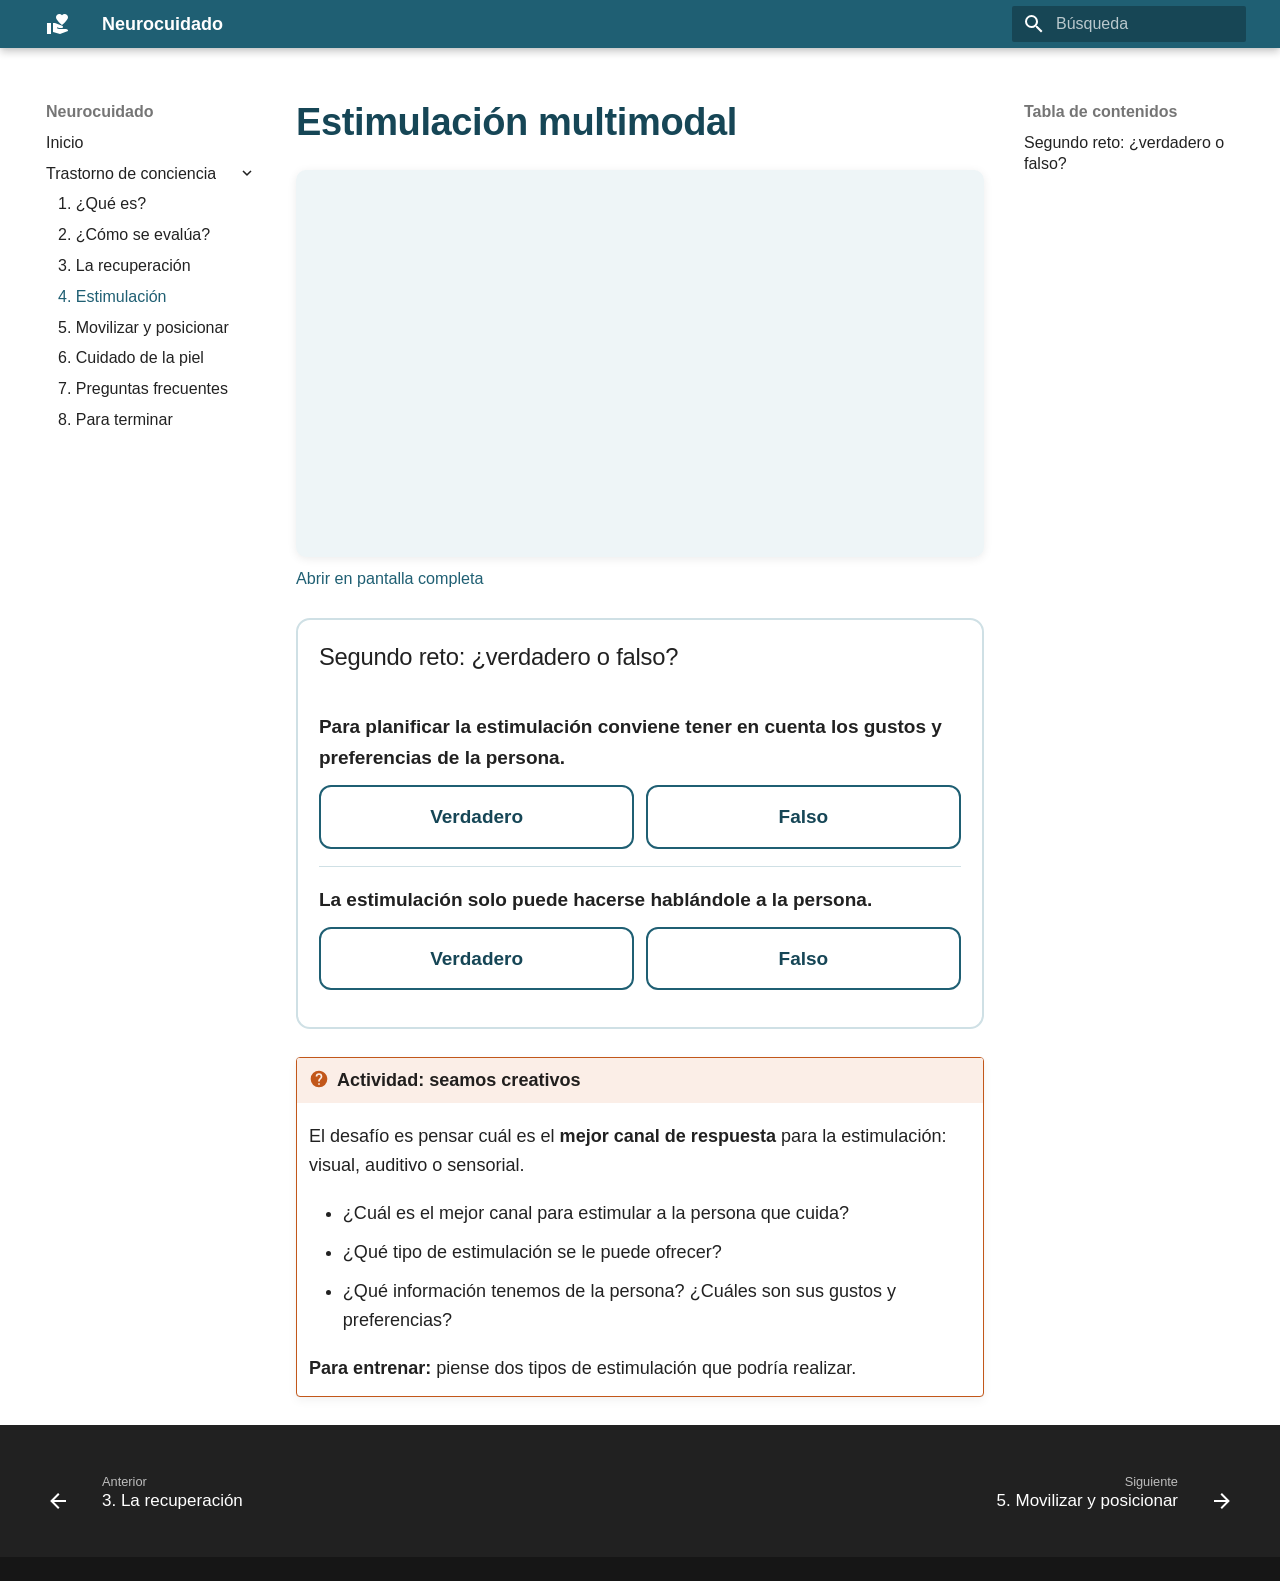
<file: trastorno-de-conciencia/04-estimulacion.html>
<!doctype html>
<html lang="es" class="no-js">
  <head>
    
      <meta charset="utf-8">
      <meta name="viewport" content="width=device-width,initial-scale=1">
      
        <meta name="description" content="Educación continua para el cuidado de personas con enfermedades neurológicas">
      
      
      
        <link rel="canonical" href="https://crespomj.github.io/neurocuidado/trastorno-de-conciencia/04-estimulacion.html">
      
      
        <link rel="prev" href="03-recuperacion.html">
      
      
        <link rel="next" href="05-movilizacion.html">
      
      
        
      
      
      <link rel="icon" href="../assets/images/favicon.png">
      <meta name="generator" content="mkdocs-1.6.1, mkdocs-material-9.8.0">
    
    
      
        <title>4. Estimulación - Neurocuidado</title>
      
    
    
      <link rel="stylesheet" href="../assets/stylesheets/main.57a0d79d.min.css">
      
        
        <link rel="stylesheet" href="../assets/stylesheets/palette.fb2fffe2.min.css">
      
      


    
    
      
    
    
      
    
    
      <link rel="stylesheet" href="../assets/estilos.css?v=3">
    
    <script>__md_scope=new URL("..",location),__md_hash=e=>[...e].reduce(((e,_)=>(e<<5)-e+_.charCodeAt(0)),0),__md_get=(e,_=localStorage,t=__md_scope)=>JSON.parse(_.getItem(t.pathname+"."+e)),__md_set=(e,_,t=localStorage,a=__md_scope)=>{try{t.setItem(a.pathname+"."+e,JSON.stringify(_))}catch(e){}}</script>
    
  
      

    
  
    <script data-goatcounter="https://neurocuidado.goatcounter.com/count"
            async src="https://gc.zgo.at/count.js"></script>
  

    
  </head>
  
  
    
    
    
    
    
    <body dir="ltr" data-md-color-scheme="default" data-md-color-primary="custom" data-md-color-accent="custom">
  
    
    <input class="md-toggle" data-md-toggle="drawer" type="checkbox" id="__drawer" autocomplete="off">
    <input class="md-toggle" data-md-toggle="search" type="checkbox" id="__search" autocomplete="off">
    <label class="md-overlay" for="__drawer"></label>
    <div data-md-component="skip">
      
        
        <a href="#estimulacion-multimodal" class="md-skip">
          Saltar a contenido
        </a>
      
    </div>
    <div data-md-component="announce">
      
    </div>
    
    
      

  

<header class="md-header md-header--shadow" data-md-component="header">
  <nav class="md-header__inner md-grid" aria-label="Cabecera">
    <a href="../index.html" title="Neurocuidado" class="md-header__button md-logo" aria-label="Neurocuidado" data-md-component="logo">
      
  
  <svg xmlns="http://www.w3.org/2000/svg" viewBox="0 0 24 24"><path d="M20 17q.86 0 1.45.6t.58 1.4L14 22l-7-2v-9h1.95l7.27 2.69q.78.31.78 1.12 0 .47-.34.82t-.86.37H13l-1.75-.67-.33.94L13 17zM16 3.23Q17.06 2 18.7 2q1.36 0 2.3 1t1 2.3q0 1.03-1 2.46t-1.97 2.39T16 13q-2.08-1.89-3.06-2.85t-1.97-2.39T10 5.3q0-1.36.97-2.3t2.34-1q1.6 0 2.69 1.23M.984 11H5v11H.984z"/></svg>

    </a>
    <label class="md-header__button md-icon" for="__drawer">
      
      <svg xmlns="http://www.w3.org/2000/svg" viewBox="0 0 24 24"><path d="M3 6h18v2H3zm0 5h18v2H3zm0 5h18v2H3z"/></svg>
    </label>
    <div class="md-header__title" data-md-component="header-title">
      <div class="md-header__ellipsis">
        <div class="md-header__topic">
          <span class="md-ellipsis">
            Neurocuidado
          </span>
        </div>
        <div class="md-header__topic" data-md-component="header-topic">
          <span class="md-ellipsis">
            
              4. Estimulación
            
          </span>
        </div>
      </div>
    </div>
    
      
    
    
    
    
      
      
        <label class="md-header__button md-icon" for="__search">
          
          <svg xmlns="http://www.w3.org/2000/svg" viewBox="0 0 24 24"><path d="M9.5 3A6.5 6.5 0 0 1 16 9.5c0 1.61-.59 3.09-1.56 4.23l.27.27h.79l5 5-1.5 1.5-5-5v-.79l-.27-.27A6.52 6.52 0 0 1 9.5 16 6.5 6.5 0 0 1 3 9.5 6.5 6.5 0 0 1 9.5 3m0 2C7 5 5 7 5 9.5S7 14 9.5 14 14 12 14 9.5 12 5 9.5 5"/></svg>
        </label>
        <div class="md-search" data-md-component="search" role="dialog">
  <label class="md-search__overlay" for="__search"></label>
  <div class="md-search__inner" role="search">
    <form class="md-search__form" name="search">
      <input type="text" class="md-search__input" name="query" aria-label="Búsqueda" placeholder="Búsqueda" autocapitalize="off" autocorrect="off" autocomplete="off" spellcheck="false" data-md-component="search-query" required>
      <label class="md-search__icon md-icon" for="__search">
        
        <svg xmlns="http://www.w3.org/2000/svg" viewBox="0 0 24 24"><path d="M9.5 3A6.5 6.5 0 0 1 16 9.5c0 1.61-.59 3.09-1.56 4.23l.27.27h.79l5 5-1.5 1.5-5-5v-.79l-.27-.27A6.52 6.52 0 0 1 9.5 16 6.5 6.5 0 0 1 3 9.5 6.5 6.5 0 0 1 9.5 3m0 2C7 5 5 7 5 9.5S7 14 9.5 14 14 12 14 9.5 12 5 9.5 5"/></svg>
        
        <svg xmlns="http://www.w3.org/2000/svg" viewBox="0 0 24 24"><path d="M20 11v2H8l5.5 5.5-1.42 1.42L4.16 12l7.92-7.92L13.5 5.5 8 11z"/></svg>
      </label>
      <nav class="md-search__options" aria-label="Buscar">
        
        <button type="reset" class="md-search__icon md-icon" title="Limpiar" aria-label="Limpiar" tabindex="-1">
          
          <svg xmlns="http://www.w3.org/2000/svg" viewBox="0 0 24 24"><path d="M19 6.41 17.59 5 12 10.59 6.41 5 5 6.41 10.59 12 5 17.59 6.41 19 12 13.41 17.59 19 19 17.59 13.41 12z"/></svg>
        </button>
      </nav>
      
    </form>
    <div class="md-search__output">
      <div class="md-search__scrollwrap" tabindex="0" data-md-scrollfix>
        <div class="md-search-result" data-md-component="search-result">
          <div class="md-search-result__meta">
            Inicializando búsqueda
          </div>
          <ol class="md-search-result__list" role="presentation"></ol>
        </div>
      </div>
    </div>
  </div>
</div>
      
    
    
  </nav>
  
</header>
    
    <div class="md-container" data-md-component="container">
      
      
        
          
        
      
      <main class="md-main" data-md-component="main">
        <div class="md-main__inner md-grid">
          
            
              
              <div class="md-sidebar md-sidebar--primary" data-md-component="sidebar" data-md-type="navigation" >
                <div class="md-sidebar__scrollwrap">
                  <div class="md-sidebar__inner">
                    



<nav class="md-nav md-nav--primary" aria-label="Navegación" data-md-level="0">
  <label class="md-nav__title" for="__drawer">
    <a href="../index.html" title="Neurocuidado" class="md-nav__button md-logo" aria-label="Neurocuidado" data-md-component="logo">
      
  
  <svg xmlns="http://www.w3.org/2000/svg" viewBox="0 0 24 24"><path d="M20 17q.86 0 1.45.6t.58 1.4L14 22l-7-2v-9h1.95l7.27 2.69q.78.31.78 1.12 0 .47-.34.82t-.86.37H13l-1.75-.67-.33.94L13 17zM16 3.23Q17.06 2 18.7 2q1.36 0 2.3 1t1 2.3q0 1.03-1 2.46t-1.97 2.39T16 13q-2.08-1.89-3.06-2.85t-1.97-2.39T10 5.3q0-1.36.97-2.3t2.34-1q1.6 0 2.69 1.23M.984 11H5v11H.984z"/></svg>

    </a>
    Neurocuidado
  </label>
  
  <ul class="md-nav__list" data-md-scrollfix>
    
      
      
  
  
  
  
    <li class="md-nav__item">
      <a href="../index.html" class="md-nav__link">
        
  
  
  <span class="md-ellipsis">
    
  
    Inicio
  

    
  </span>
  
  

      </a>
    </li>
  

    
      
      
  
  
    
  
  
  
    
    
      
        
          
        
      
        
      
        
      
        
      
        
      
        
      
        
      
        
      
        
      
    
    
    
    
    <li class="md-nav__item md-nav__item--active md-nav__item--nested">
      
        
        
        <input class="md-nav__toggle md-toggle " type="checkbox" id="__nav_2" checked>
        
          
          <div class="md-nav__link md-nav__container">
            <a href="index.html" class="md-nav__link ">
              
  
  
  <span class="md-ellipsis">
    
  
    Trastorno de conciencia
  

    
  </span>
  
  

            </a>
            
              
              <label class="md-nav__link " for="__nav_2" id="__nav_2_label" tabindex="0">
                <span class="md-nav__icon md-icon"></span>
              </label>
            
          </div>
        
        <nav class="md-nav" data-md-level="1" aria-labelledby="__nav_2_label" aria-expanded="true">
          <label class="md-nav__title" for="__nav_2">
            <span class="md-nav__icon md-icon"></span>
            
  
    Trastorno de conciencia
  

          </label>
          <ul class="md-nav__list" data-md-scrollfix>
            
              
            
              
                
  
  
  
  
    <li class="md-nav__item">
      <a href="01-que-es.html" class="md-nav__link">
        
  
  
  <span class="md-ellipsis">
    
  
    1. ¿Qué es?
  

    
  </span>
  
  

      </a>
    </li>
  

              
            
              
                
  
  
  
  
    <li class="md-nav__item">
      <a href="02-evaluacion.html" class="md-nav__link">
        
  
  
  <span class="md-ellipsis">
    
  
    2. ¿Cómo se evalúa?
  

    
  </span>
  
  

      </a>
    </li>
  

              
            
              
                
  
  
  
  
    <li class="md-nav__item">
      <a href="03-recuperacion.html" class="md-nav__link">
        
  
  
  <span class="md-ellipsis">
    
  
    3. La recuperación
  

    
  </span>
  
  

      </a>
    </li>
  

              
            
              
                
  
  
    
  
  
  
    <li class="md-nav__item md-nav__item--active">
      
      <input class="md-nav__toggle md-toggle" type="checkbox" id="__toc">
      
      
        
      
      
        <label class="md-nav__link md-nav__link--active" for="__toc">
          
  
  
  <span class="md-ellipsis">
    
  
    4. Estimulación
  

    
  </span>
  
  

          <span class="md-nav__icon md-icon"></span>
        </label>
      
      <a href="04-estimulacion.html" class="md-nav__link md-nav__link--active">
        
  
  
  <span class="md-ellipsis">
    
  
    4. Estimulación
  

    
  </span>
  
  

      </a>
      
        

<nav class="md-nav md-nav--secondary" aria-label="Tabla de contenidos">
  
  
  
    
  
  
    <label class="md-nav__title" for="__toc">
      <span class="md-nav__icon md-icon"></span>
      Tabla de contenidos
    </label>
    <ul class="md-nav__list" data-md-component="toc" data-md-scrollfix>
      
        <li class="md-nav__item">
  <a href="#segundo-reto-verdadero-o-falso" class="md-nav__link">
    <span class="md-ellipsis">
      
        Segundo reto: ¿verdadero o falso?
      
    </span>
  </a>
  
</li>
      
    </ul>
  
</nav>
      
    </li>
  

              
            
              
                
  
  
  
  
    <li class="md-nav__item">
      <a href="05-movilizacion.html" class="md-nav__link">
        
  
  
  <span class="md-ellipsis">
    
  
    5. Movilizar y posicionar
  

    
  </span>
  
  

      </a>
    </li>
  

              
            
              
                
  
  
  
  
    <li class="md-nav__item">
      <a href="06-piel.html" class="md-nav__link">
        
  
  
  <span class="md-ellipsis">
    
  
    6. Cuidado de la piel
  

    
  </span>
  
  

      </a>
    </li>
  

              
            
              
                
  
  
  
  
    <li class="md-nav__item">
      <a href="07-preguntas-frecuentes.html" class="md-nav__link">
        
  
  
  <span class="md-ellipsis">
    
  
    7. Preguntas frecuentes
  

    
  </span>
  
  

      </a>
    </li>
  

              
            
              
                
  
  
  
  
    <li class="md-nav__item">
      <a href="08-cierre.html" class="md-nav__link">
        
  
  
  <span class="md-ellipsis">
    
  
    8. Para terminar
  

    
  </span>
  
  

      </a>
    </li>
  

              
            
          </ul>
        </nav>
      
    </li>
  

    
  </ul>
</nav>
                  </div>
                </div>
              </div>
            
            
              
              <div class="md-sidebar md-sidebar--secondary" data-md-component="sidebar" data-md-type="toc" >
                <div class="md-sidebar__scrollwrap">
                  <div class="md-sidebar__inner">
                    

<nav class="md-nav md-nav--secondary" aria-label="Tabla de contenidos">
  
  
  
    
  
  
    <label class="md-nav__title" for="__toc">
      <span class="md-nav__icon md-icon"></span>
      Tabla de contenidos
    </label>
    <ul class="md-nav__list" data-md-component="toc" data-md-scrollfix>
      
        <li class="md-nav__item">
  <a href="#segundo-reto-verdadero-o-falso" class="md-nav__link">
    <span class="md-ellipsis">
      
        Segundo reto: ¿verdadero o falso?
      
    </span>
  </a>
  
</li>
      
    </ul>
  
</nav>
                  </div>
                </div>
              </div>
            
          
          
            <div class="md-content" data-md-component="content">
              
              <article class="md-content__inner md-typeset">
                
                  



<h1 id="estimulacion-multimodal">Estimulación multimodal</h1>
<div class="embed" style="--ratio:56.25%">
  <iframe loading="lazy" src="https://view.genially.com/68e3e2a4d306ba730a32ede1" allowfullscreen title="Estimulación sensorial multimodal"></iframe>
</div>
<p class="abrir"><a href="https://view.genially.com/68e3e2a4d306ba730a32ede1" target="_blank" rel="noopener">Abrir en pantalla completa</a></p>

<!-- BORRADOR: estas preguntas reemplazan al segundo Kahoot. Validarlas con el equipo. -->
<div class="vf-juego">
<h3 id="segundo-reto-verdadero-o-falso">Segundo reto: ¿verdadero o falso?</h3>
<div class="vf" data-correcta="verdadero" data-explica="Conocer qué le gusta a la persona (música, voces, olores, objetos) ayuda a elegir estímulos con sentido para ella.">Para planificar la estimulación conviene tener en cuenta los gustos y preferencias de la persona.</div>
<div class="vf" data-correcta="falso" data-explica="La estimulación puede ser visual, auditiva o sensorial. La idea es encontrar el canal por el que la persona responde mejor.">La estimulación solo puede hacerse hablándole a la persona.</div>
</div>
<div class="admonition pausa">
<p class="admonition-title">Actividad: seamos creativos</p>
<p>El desafío es pensar cuál es el <strong>mejor canal de respuesta</strong> para la estimulación: visual, auditivo o sensorial.</p>
<ul>
<li>¿Cuál es el mejor canal para estimular a la persona que cuida?</li>
<li>¿Qué tipo de estimulación se le puede ofrecer?</li>
<li>¿Qué información tenemos de la persona? ¿Cuáles son sus gustos y preferencias?</li>
</ul>
<p><strong>Para entrenar:</strong> piense dos tipos de estimulación que podría realizar.</p>
</div>












                
              </article>
            </div>
          
          
<script>var target=document.getElementById(location.hash.slice(1));target&&target.name&&(target.checked=target.name.startsWith("__tabbed_"))</script>
        </div>
        
          <button type="button" class="md-top md-icon" data-md-component="top" hidden>
  
  <svg xmlns="http://www.w3.org/2000/svg" viewBox="0 0 24 24"><path d="M13 20h-2V8l-5.5 5.5-1.42-1.42L12 4.16l7.92 7.92-1.42 1.42L13 8z"/></svg>
  Volver al principio
</button>
        
      </main>
      
        <footer class="md-footer">
  
    
      
      <nav class="md-footer__inner md-grid" aria-label="Pie" >
        
          
          <a href="03-recuperacion.html" class="md-footer__link md-footer__link--prev" aria-label="Anterior: 3. La recuperación">
            <div class="md-footer__button md-icon">
              
              <svg xmlns="http://www.w3.org/2000/svg" viewBox="0 0 24 24"><path d="M20 11v2H8l5.5 5.5-1.42 1.42L4.16 12l7.92-7.92L13.5 5.5 8 11z"/></svg>
            </div>
            <div class="md-footer__title">
              <span class="md-footer__direction">
                Anterior
              </span>
              <div class="md-ellipsis">
                3. La recuperación
              </div>
            </div>
          </a>
        
        
          
          <a href="05-movilizacion.html" class="md-footer__link md-footer__link--next" aria-label="Siguiente: 5. Movilizar y posicionar">
            <div class="md-footer__title">
              <span class="md-footer__direction">
                Siguiente
              </span>
              <div class="md-ellipsis">
                5. Movilizar y posicionar
              </div>
            </div>
            <div class="md-footer__button md-icon">
              
              <svg xmlns="http://www.w3.org/2000/svg" viewBox="0 0 24 24"><path d="M4 11v2h12l-5.5 5.5 1.42 1.42L19.84 12l-7.92-7.92L10.5 5.5 16 11z"/></svg>
            </div>
          </a>
        
      </nav>
    
  
  <div class="md-footer-meta md-typeset">
    <div class="md-footer-meta__inner md-grid">
      <div class="md-copyright">
  
  
</div>
      
    </div>
  </div>
</footer>
      
    </div>
    <div class="md-dialog" data-md-component="dialog">
      <div class="md-dialog__inner md-typeset"></div>
    </div>
    
    
    
      
      
      <script id="__config" type="application/json">{"annotate": null, "base": "..", "features": ["navigation.footer", "navigation.top", "navigation.indexes"], "search": "../assets/javascripts/workers/search.a7633da7.min.js", "tags": null, "translations": {"clipboard.copied": "Copiado al portapapeles", "clipboard.copy": "Copiar al portapapeles", "search.result.more.one": "1 m\u00e1s en esta p\u00e1gina", "search.result.more.other": "# m\u00e1s en esta p\u00e1gina", "search.result.none": "No se encontraron documentos", "search.result.one": "1 documento encontrado", "search.result.other": "# documentos encontrados", "search.result.placeholder": "Teclee para comenzar b\u00fasqueda", "search.result.term.missing": "Falta", "select.version": "Seleccionar versi\u00f3n"}, "version": null}</script>
    
    
      <script src="../assets/javascripts/bundle.c21346df.min.js"></script>
      
        <script src="../assets/verdadero-falso.js?v=3"></script>
      
        <script src="../assets/tarjetas.js?v=3"></script>
      
    
  </body>
</html>
</file>
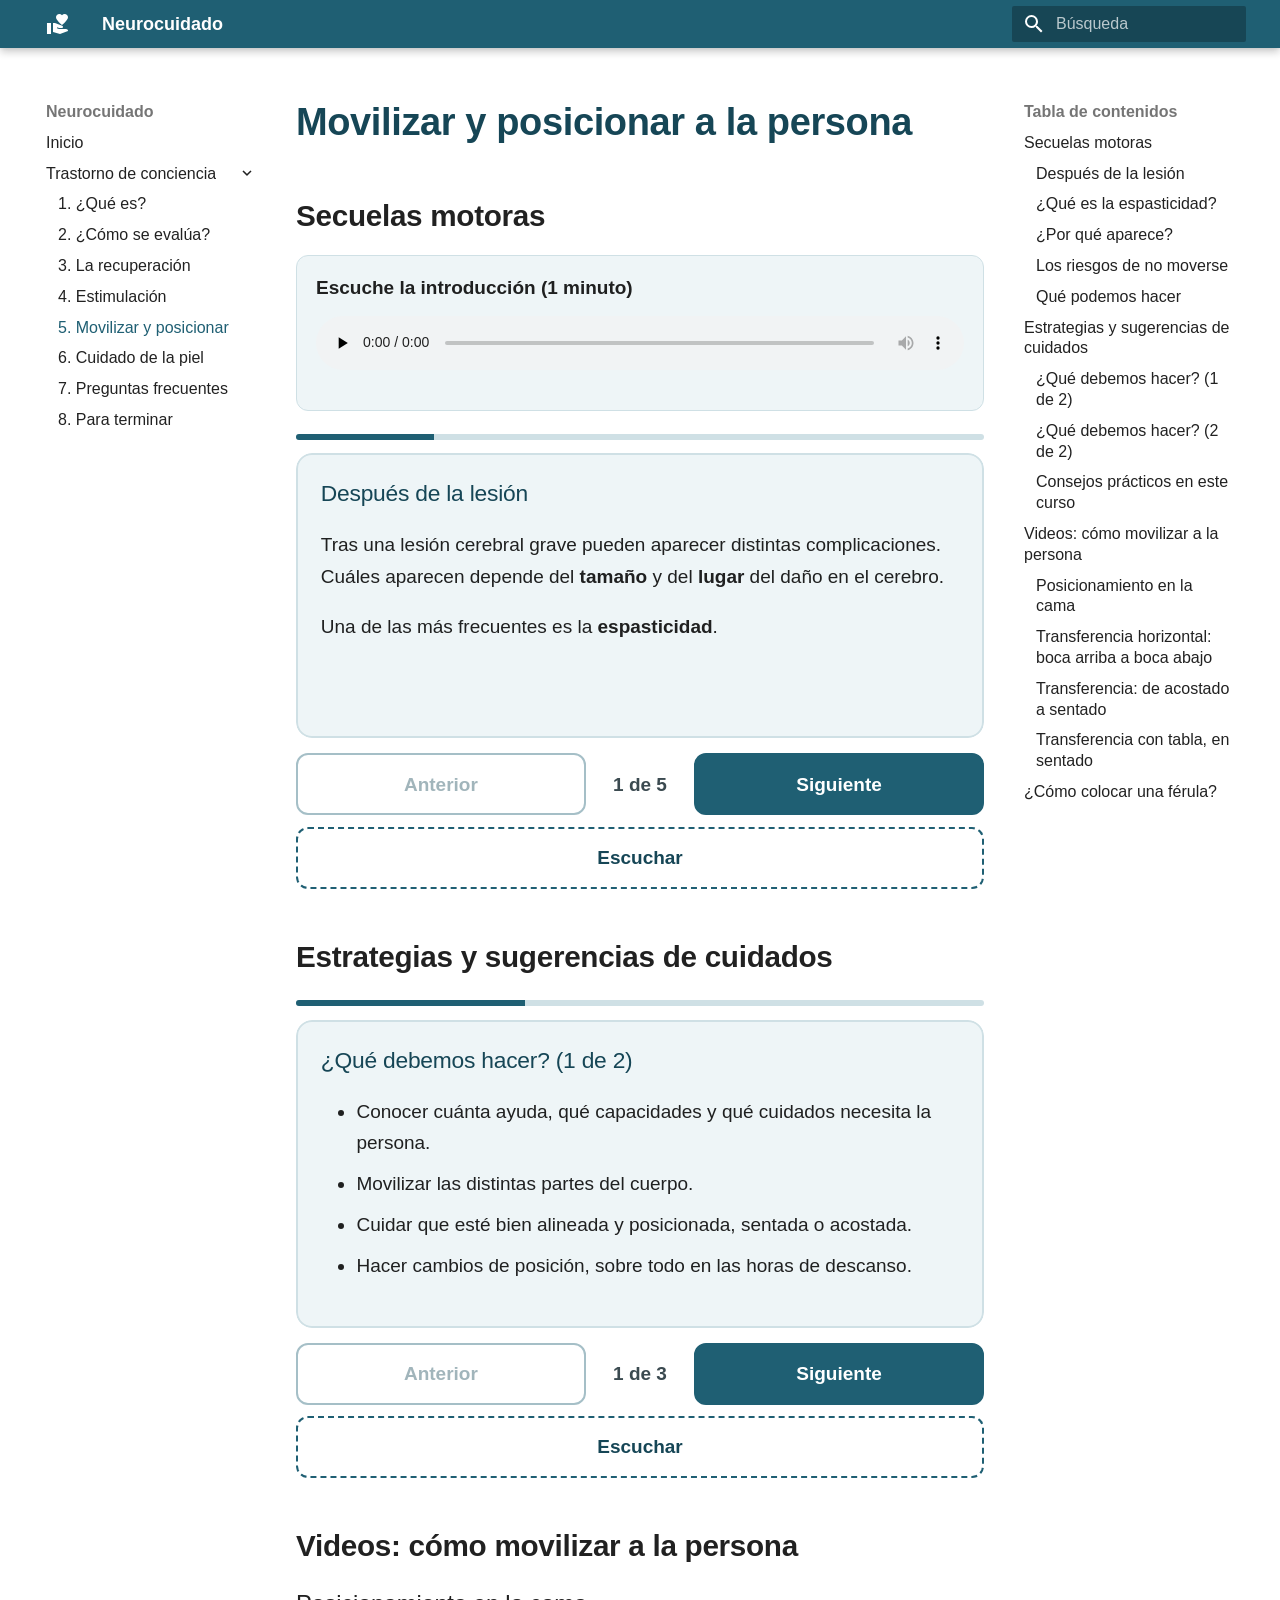
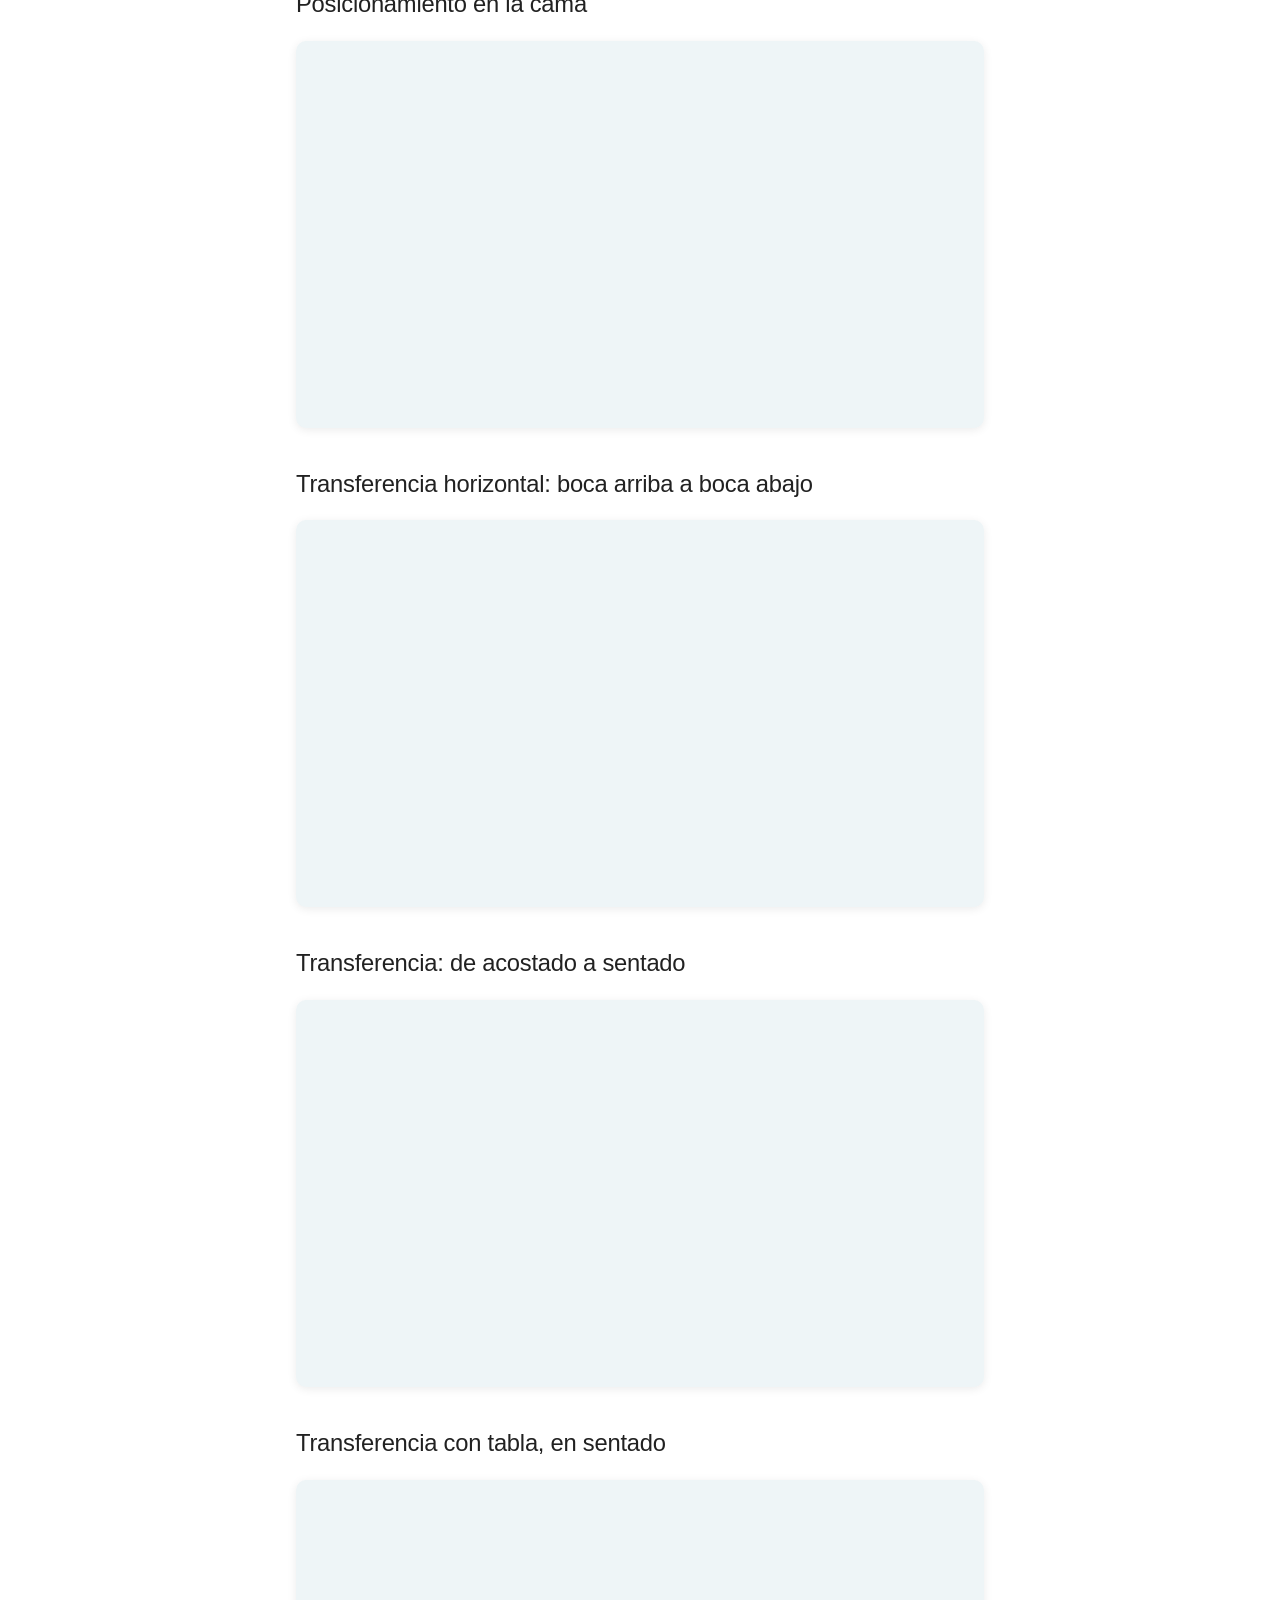
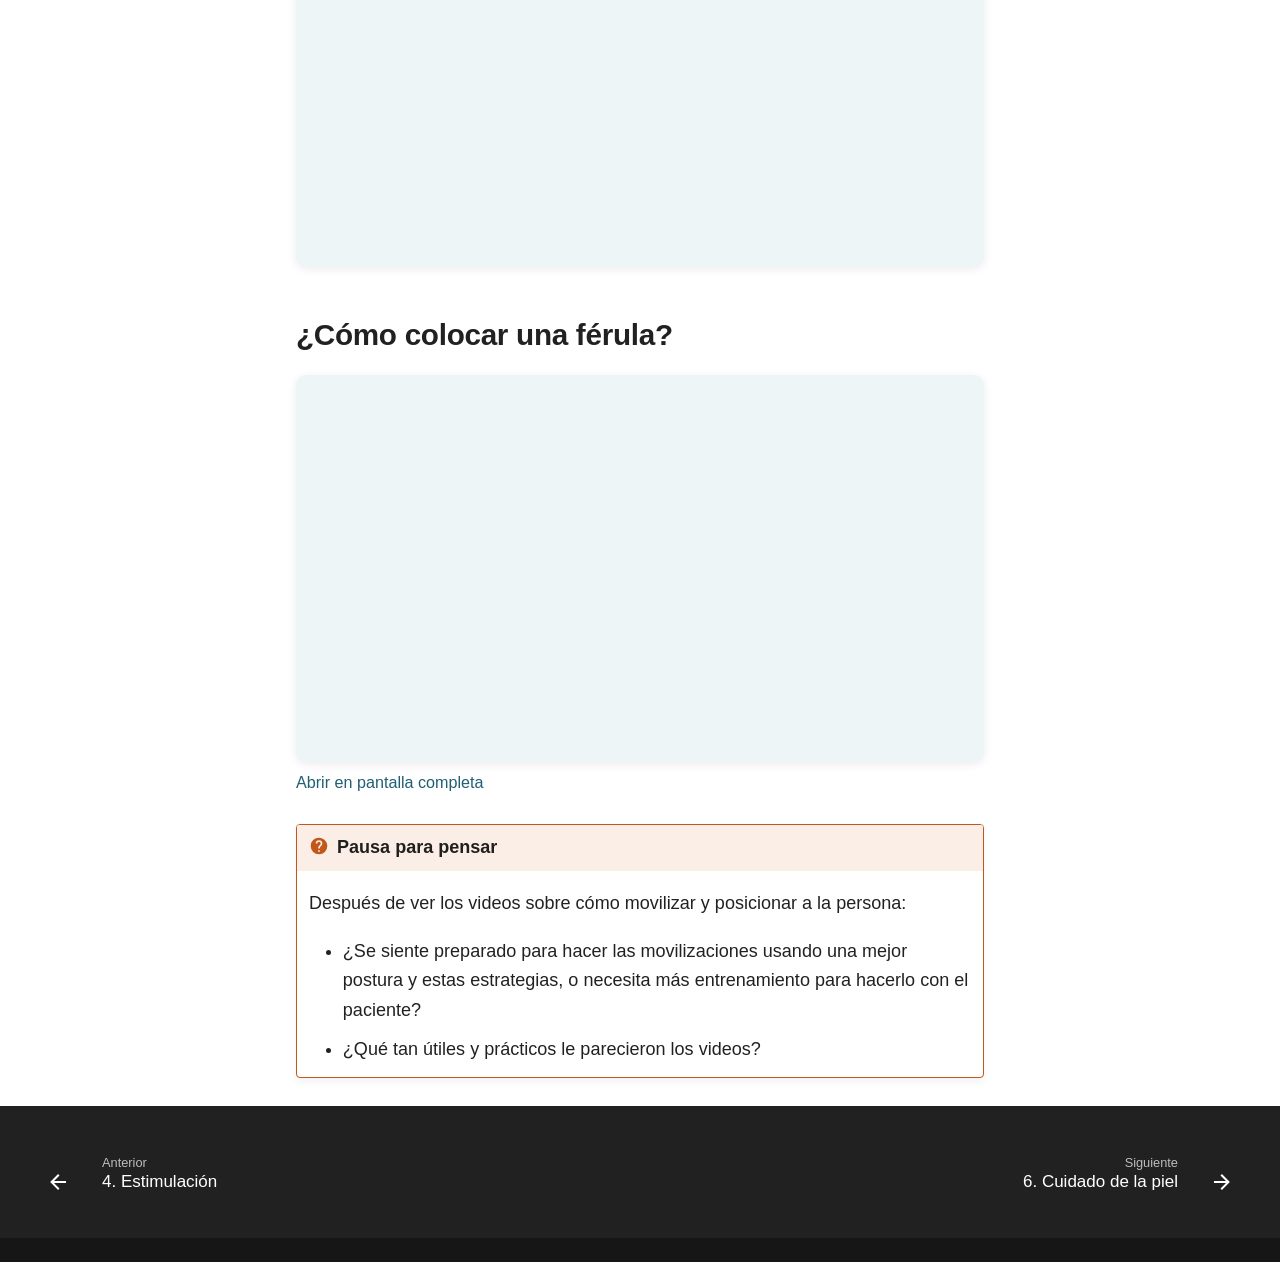
<file: trastorno-de-conciencia/05-movilizacion.html>
<!doctype html>
<html lang="es" class="no-js">
  <head>
    
      <meta charset="utf-8">
      <meta name="viewport" content="width=device-width,initial-scale=1">
      
        <meta name="description" content="Educación continua para el cuidado de personas con enfermedades neurológicas">
      
      
      
        <link rel="canonical" href="https://crespomj.github.io/neurocuidado/trastorno-de-conciencia/05-movilizacion.html">
      
      
        <link rel="prev" href="04-estimulacion.html">
      
      
        <link rel="next" href="06-piel.html">
      
      
        
      
      
      <link rel="icon" href="../assets/images/favicon.png">
      <meta name="generator" content="mkdocs-1.6.1, mkdocs-material-9.8.0">
    
    
      
        <title>5. Movilizar y posicionar - Neurocuidado</title>
      
    
    
      <link rel="stylesheet" href="../assets/stylesheets/main.57a0d79d.min.css">
      
        
        <link rel="stylesheet" href="../assets/stylesheets/palette.fb2fffe2.min.css">
      
      


    
    
      
    
    
      
    
    
      <link rel="stylesheet" href="../assets/estilos.css?v=3">
    
    <script>__md_scope=new URL("..",location),__md_hash=e=>[...e].reduce(((e,_)=>(e<<5)-e+_.charCodeAt(0)),0),__md_get=(e,_=localStorage,t=__md_scope)=>JSON.parse(_.getItem(t.pathname+"."+e)),__md_set=(e,_,t=localStorage,a=__md_scope)=>{try{t.setItem(a.pathname+"."+e,JSON.stringify(_))}catch(e){}}</script>
    
  
      

    
  
    <script data-goatcounter="https://neurocuidado.goatcounter.com/count"
            async src="https://gc.zgo.at/count.js"></script>
  

    
  </head>
  
  
    
    
    
    
    
    <body dir="ltr" data-md-color-scheme="default" data-md-color-primary="custom" data-md-color-accent="custom">
  
    
    <input class="md-toggle" data-md-toggle="drawer" type="checkbox" id="__drawer" autocomplete="off">
    <input class="md-toggle" data-md-toggle="search" type="checkbox" id="__search" autocomplete="off">
    <label class="md-overlay" for="__drawer"></label>
    <div data-md-component="skip">
      
        
        <a href="#movilizar-y-posicionar-a-la-persona" class="md-skip">
          Saltar a contenido
        </a>
      
    </div>
    <div data-md-component="announce">
      
    </div>
    
    
      

  

<header class="md-header md-header--shadow" data-md-component="header">
  <nav class="md-header__inner md-grid" aria-label="Cabecera">
    <a href="../index.html" title="Neurocuidado" class="md-header__button md-logo" aria-label="Neurocuidado" data-md-component="logo">
      
  
  <svg xmlns="http://www.w3.org/2000/svg" viewBox="0 0 24 24"><path d="M20 17q.86 0 1.45.6t.58 1.4L14 22l-7-2v-9h1.95l7.27 2.69q.78.31.78 1.12 0 .47-.34.82t-.86.37H13l-1.75-.67-.33.94L13 17zM16 3.23Q17.06 2 18.7 2q1.36 0 2.3 1t1 2.3q0 1.03-1 2.46t-1.97 2.39T16 13q-2.08-1.89-3.06-2.85t-1.97-2.39T10 5.3q0-1.36.97-2.3t2.34-1q1.6 0 2.69 1.23M.984 11H5v11H.984z"/></svg>

    </a>
    <label class="md-header__button md-icon" for="__drawer">
      
      <svg xmlns="http://www.w3.org/2000/svg" viewBox="0 0 24 24"><path d="M3 6h18v2H3zm0 5h18v2H3zm0 5h18v2H3z"/></svg>
    </label>
    <div class="md-header__title" data-md-component="header-title">
      <div class="md-header__ellipsis">
        <div class="md-header__topic">
          <span class="md-ellipsis">
            Neurocuidado
          </span>
        </div>
        <div class="md-header__topic" data-md-component="header-topic">
          <span class="md-ellipsis">
            
              5. Movilizar y posicionar
            
          </span>
        </div>
      </div>
    </div>
    
      
    
    
    
    
      
      
        <label class="md-header__button md-icon" for="__search">
          
          <svg xmlns="http://www.w3.org/2000/svg" viewBox="0 0 24 24"><path d="M9.5 3A6.5 6.5 0 0 1 16 9.5c0 1.61-.59 3.09-1.56 4.23l.27.27h.79l5 5-1.5 1.5-5-5v-.79l-.27-.27A6.52 6.52 0 0 1 9.5 16 6.5 6.5 0 0 1 3 9.5 6.5 6.5 0 0 1 9.5 3m0 2C7 5 5 7 5 9.5S7 14 9.5 14 14 12 14 9.5 12 5 9.5 5"/></svg>
        </label>
        <div class="md-search" data-md-component="search" role="dialog">
  <label class="md-search__overlay" for="__search"></label>
  <div class="md-search__inner" role="search">
    <form class="md-search__form" name="search">
      <input type="text" class="md-search__input" name="query" aria-label="Búsqueda" placeholder="Búsqueda" autocapitalize="off" autocorrect="off" autocomplete="off" spellcheck="false" data-md-component="search-query" required>
      <label class="md-search__icon md-icon" for="__search">
        
        <svg xmlns="http://www.w3.org/2000/svg" viewBox="0 0 24 24"><path d="M9.5 3A6.5 6.5 0 0 1 16 9.5c0 1.61-.59 3.09-1.56 4.23l.27.27h.79l5 5-1.5 1.5-5-5v-.79l-.27-.27A6.52 6.52 0 0 1 9.5 16 6.5 6.5 0 0 1 3 9.5 6.5 6.5 0 0 1 9.5 3m0 2C7 5 5 7 5 9.5S7 14 9.5 14 14 12 14 9.5 12 5 9.5 5"/></svg>
        
        <svg xmlns="http://www.w3.org/2000/svg" viewBox="0 0 24 24"><path d="M20 11v2H8l5.5 5.5-1.42 1.42L4.16 12l7.92-7.92L13.5 5.5 8 11z"/></svg>
      </label>
      <nav class="md-search__options" aria-label="Buscar">
        
        <button type="reset" class="md-search__icon md-icon" title="Limpiar" aria-label="Limpiar" tabindex="-1">
          
          <svg xmlns="http://www.w3.org/2000/svg" viewBox="0 0 24 24"><path d="M19 6.41 17.59 5 12 10.59 6.41 5 5 6.41 10.59 12 5 17.59 6.41 19 12 13.41 17.59 19 19 17.59 13.41 12z"/></svg>
        </button>
      </nav>
      
    </form>
    <div class="md-search__output">
      <div class="md-search__scrollwrap" tabindex="0" data-md-scrollfix>
        <div class="md-search-result" data-md-component="search-result">
          <div class="md-search-result__meta">
            Inicializando búsqueda
          </div>
          <ol class="md-search-result__list" role="presentation"></ol>
        </div>
      </div>
    </div>
  </div>
</div>
      
    
    
  </nav>
  
</header>
    
    <div class="md-container" data-md-component="container">
      
      
        
          
        
      
      <main class="md-main" data-md-component="main">
        <div class="md-main__inner md-grid">
          
            
              
              <div class="md-sidebar md-sidebar--primary" data-md-component="sidebar" data-md-type="navigation" >
                <div class="md-sidebar__scrollwrap">
                  <div class="md-sidebar__inner">
                    



<nav class="md-nav md-nav--primary" aria-label="Navegación" data-md-level="0">
  <label class="md-nav__title" for="__drawer">
    <a href="../index.html" title="Neurocuidado" class="md-nav__button md-logo" aria-label="Neurocuidado" data-md-component="logo">
      
  
  <svg xmlns="http://www.w3.org/2000/svg" viewBox="0 0 24 24"><path d="M20 17q.86 0 1.45.6t.58 1.4L14 22l-7-2v-9h1.95l7.27 2.69q.78.31.78 1.12 0 .47-.34.82t-.86.37H13l-1.75-.67-.33.94L13 17zM16 3.23Q17.06 2 18.7 2q1.36 0 2.3 1t1 2.3q0 1.03-1 2.46t-1.97 2.39T16 13q-2.08-1.89-3.06-2.85t-1.97-2.39T10 5.3q0-1.36.97-2.3t2.34-1q1.6 0 2.69 1.23M.984 11H5v11H.984z"/></svg>

    </a>
    Neurocuidado
  </label>
  
  <ul class="md-nav__list" data-md-scrollfix>
    
      
      
  
  
  
  
    <li class="md-nav__item">
      <a href="../index.html" class="md-nav__link">
        
  
  
  <span class="md-ellipsis">
    
  
    Inicio
  

    
  </span>
  
  

      </a>
    </li>
  

    
      
      
  
  
    
  
  
  
    
    
      
        
          
        
      
        
      
        
      
        
      
        
      
        
      
        
      
        
      
        
      
    
    
    
    
    <li class="md-nav__item md-nav__item--active md-nav__item--nested">
      
        
        
        <input class="md-nav__toggle md-toggle " type="checkbox" id="__nav_2" checked>
        
          
          <div class="md-nav__link md-nav__container">
            <a href="index.html" class="md-nav__link ">
              
  
  
  <span class="md-ellipsis">
    
  
    Trastorno de conciencia
  

    
  </span>
  
  

            </a>
            
              
              <label class="md-nav__link " for="__nav_2" id="__nav_2_label" tabindex="0">
                <span class="md-nav__icon md-icon"></span>
              </label>
            
          </div>
        
        <nav class="md-nav" data-md-level="1" aria-labelledby="__nav_2_label" aria-expanded="true">
          <label class="md-nav__title" for="__nav_2">
            <span class="md-nav__icon md-icon"></span>
            
  
    Trastorno de conciencia
  

          </label>
          <ul class="md-nav__list" data-md-scrollfix>
            
              
            
              
                
  
  
  
  
    <li class="md-nav__item">
      <a href="01-que-es.html" class="md-nav__link">
        
  
  
  <span class="md-ellipsis">
    
  
    1. ¿Qué es?
  

    
  </span>
  
  

      </a>
    </li>
  

              
            
              
                
  
  
  
  
    <li class="md-nav__item">
      <a href="02-evaluacion.html" class="md-nav__link">
        
  
  
  <span class="md-ellipsis">
    
  
    2. ¿Cómo se evalúa?
  

    
  </span>
  
  

      </a>
    </li>
  

              
            
              
                
  
  
  
  
    <li class="md-nav__item">
      <a href="03-recuperacion.html" class="md-nav__link">
        
  
  
  <span class="md-ellipsis">
    
  
    3. La recuperación
  

    
  </span>
  
  

      </a>
    </li>
  

              
            
              
                
  
  
  
  
    <li class="md-nav__item">
      <a href="04-estimulacion.html" class="md-nav__link">
        
  
  
  <span class="md-ellipsis">
    
  
    4. Estimulación
  

    
  </span>
  
  

      </a>
    </li>
  

              
            
              
                
  
  
    
  
  
  
    <li class="md-nav__item md-nav__item--active">
      
      <input class="md-nav__toggle md-toggle" type="checkbox" id="__toc">
      
      
        
      
      
        <label class="md-nav__link md-nav__link--active" for="__toc">
          
  
  
  <span class="md-ellipsis">
    
  
    5. Movilizar y posicionar
  

    
  </span>
  
  

          <span class="md-nav__icon md-icon"></span>
        </label>
      
      <a href="05-movilizacion.html" class="md-nav__link md-nav__link--active">
        
  
  
  <span class="md-ellipsis">
    
  
    5. Movilizar y posicionar
  

    
  </span>
  
  

      </a>
      
        

<nav class="md-nav md-nav--secondary" aria-label="Tabla de contenidos">
  
  
  
    
  
  
    <label class="md-nav__title" for="__toc">
      <span class="md-nav__icon md-icon"></span>
      Tabla de contenidos
    </label>
    <ul class="md-nav__list" data-md-component="toc" data-md-scrollfix>
      
        <li class="md-nav__item">
  <a href="#secuelas-motoras" class="md-nav__link">
    <span class="md-ellipsis">
      
        Secuelas motoras
      
    </span>
  </a>
  
    <nav class="md-nav" aria-label="Secuelas motoras">
      <ul class="md-nav__list">
        
          <li class="md-nav__item">
  <a href="#despues-de-la-lesion" class="md-nav__link">
    <span class="md-ellipsis">
      
        Después de la lesión
      
    </span>
  </a>
  
</li>
        
          <li class="md-nav__item">
  <a href="#que-es-la-espasticidad" class="md-nav__link">
    <span class="md-ellipsis">
      
        ¿Qué es la espasticidad?
      
    </span>
  </a>
  
</li>
        
          <li class="md-nav__item">
  <a href="#por-que-aparece" class="md-nav__link">
    <span class="md-ellipsis">
      
        ¿Por qué aparece?
      
    </span>
  </a>
  
</li>
        
          <li class="md-nav__item">
  <a href="#los-riesgos-de-no-moverse" class="md-nav__link">
    <span class="md-ellipsis">
      
        Los riesgos de no moverse
      
    </span>
  </a>
  
</li>
        
          <li class="md-nav__item">
  <a href="#que-podemos-hacer" class="md-nav__link">
    <span class="md-ellipsis">
      
        Qué podemos hacer
      
    </span>
  </a>
  
</li>
        
      </ul>
    </nav>
  
</li>
      
        <li class="md-nav__item">
  <a href="#estrategias-y-sugerencias-de-cuidados" class="md-nav__link">
    <span class="md-ellipsis">
      
        Estrategias y sugerencias de cuidados
      
    </span>
  </a>
  
    <nav class="md-nav" aria-label="Estrategias y sugerencias de cuidados">
      <ul class="md-nav__list">
        
          <li class="md-nav__item">
  <a href="#que-debemos-hacer-1-de-2" class="md-nav__link">
    <span class="md-ellipsis">
      
        ¿Qué debemos hacer? (1 de 2)
      
    </span>
  </a>
  
</li>
        
          <li class="md-nav__item">
  <a href="#que-debemos-hacer-2-de-2" class="md-nav__link">
    <span class="md-ellipsis">
      
        ¿Qué debemos hacer? (2 de 2)
      
    </span>
  </a>
  
</li>
        
          <li class="md-nav__item">
  <a href="#consejos-practicos-en-este-curso" class="md-nav__link">
    <span class="md-ellipsis">
      
        Consejos prácticos en este curso
      
    </span>
  </a>
  
</li>
        
      </ul>
    </nav>
  
</li>
      
        <li class="md-nav__item">
  <a href="#videos-como-movilizar-a-la-persona" class="md-nav__link">
    <span class="md-ellipsis">
      
        Videos: cómo movilizar a la persona
      
    </span>
  </a>
  
    <nav class="md-nav" aria-label="Videos: cómo movilizar a la persona">
      <ul class="md-nav__list">
        
          <li class="md-nav__item">
  <a href="#posicionamiento-en-la-cama" class="md-nav__link">
    <span class="md-ellipsis">
      
        Posicionamiento en la cama
      
    </span>
  </a>
  
</li>
        
          <li class="md-nav__item">
  <a href="#transferencia-horizontal-boca-arriba-a-boca-abajo" class="md-nav__link">
    <span class="md-ellipsis">
      
        Transferencia horizontal: boca arriba a boca abajo
      
    </span>
  </a>
  
</li>
        
          <li class="md-nav__item">
  <a href="#transferencia-de-acostado-a-sentado" class="md-nav__link">
    <span class="md-ellipsis">
      
        Transferencia: de acostado a sentado
      
    </span>
  </a>
  
</li>
        
          <li class="md-nav__item">
  <a href="#transferencia-con-tabla-en-sentado" class="md-nav__link">
    <span class="md-ellipsis">
      
        Transferencia con tabla, en sentado
      
    </span>
  </a>
  
</li>
        
      </ul>
    </nav>
  
</li>
      
        <li class="md-nav__item">
  <a href="#como-colocar-una-ferula" class="md-nav__link">
    <span class="md-ellipsis">
      
        ¿Cómo colocar una férula?
      
    </span>
  </a>
  
</li>
      
    </ul>
  
</nav>
      
    </li>
  

              
            
              
                
  
  
  
  
    <li class="md-nav__item">
      <a href="06-piel.html" class="md-nav__link">
        
  
  
  <span class="md-ellipsis">
    
  
    6. Cuidado de la piel
  

    
  </span>
  
  

      </a>
    </li>
  

              
            
              
                
  
  
  
  
    <li class="md-nav__item">
      <a href="07-preguntas-frecuentes.html" class="md-nav__link">
        
  
  
  <span class="md-ellipsis">
    
  
    7. Preguntas frecuentes
  

    
  </span>
  
  

      </a>
    </li>
  

              
            
              
                
  
  
  
  
    <li class="md-nav__item">
      <a href="08-cierre.html" class="md-nav__link">
        
  
  
  <span class="md-ellipsis">
    
  
    8. Para terminar
  

    
  </span>
  
  

      </a>
    </li>
  

              
            
          </ul>
        </nav>
      
    </li>
  

    
  </ul>
</nav>
                  </div>
                </div>
              </div>
            
            
              
              <div class="md-sidebar md-sidebar--secondary" data-md-component="sidebar" data-md-type="toc" >
                <div class="md-sidebar__scrollwrap">
                  <div class="md-sidebar__inner">
                    

<nav class="md-nav md-nav--secondary" aria-label="Tabla de contenidos">
  
  
  
    
  
  
    <label class="md-nav__title" for="__toc">
      <span class="md-nav__icon md-icon"></span>
      Tabla de contenidos
    </label>
    <ul class="md-nav__list" data-md-component="toc" data-md-scrollfix>
      
        <li class="md-nav__item">
  <a href="#secuelas-motoras" class="md-nav__link">
    <span class="md-ellipsis">
      
        Secuelas motoras
      
    </span>
  </a>
  
    <nav class="md-nav" aria-label="Secuelas motoras">
      <ul class="md-nav__list">
        
          <li class="md-nav__item">
  <a href="#despues-de-la-lesion" class="md-nav__link">
    <span class="md-ellipsis">
      
        Después de la lesión
      
    </span>
  </a>
  
</li>
        
          <li class="md-nav__item">
  <a href="#que-es-la-espasticidad" class="md-nav__link">
    <span class="md-ellipsis">
      
        ¿Qué es la espasticidad?
      
    </span>
  </a>
  
</li>
        
          <li class="md-nav__item">
  <a href="#por-que-aparece" class="md-nav__link">
    <span class="md-ellipsis">
      
        ¿Por qué aparece?
      
    </span>
  </a>
  
</li>
        
          <li class="md-nav__item">
  <a href="#los-riesgos-de-no-moverse" class="md-nav__link">
    <span class="md-ellipsis">
      
        Los riesgos de no moverse
      
    </span>
  </a>
  
</li>
        
          <li class="md-nav__item">
  <a href="#que-podemos-hacer" class="md-nav__link">
    <span class="md-ellipsis">
      
        Qué podemos hacer
      
    </span>
  </a>
  
</li>
        
      </ul>
    </nav>
  
</li>
      
        <li class="md-nav__item">
  <a href="#estrategias-y-sugerencias-de-cuidados" class="md-nav__link">
    <span class="md-ellipsis">
      
        Estrategias y sugerencias de cuidados
      
    </span>
  </a>
  
    <nav class="md-nav" aria-label="Estrategias y sugerencias de cuidados">
      <ul class="md-nav__list">
        
          <li class="md-nav__item">
  <a href="#que-debemos-hacer-1-de-2" class="md-nav__link">
    <span class="md-ellipsis">
      
        ¿Qué debemos hacer? (1 de 2)
      
    </span>
  </a>
  
</li>
        
          <li class="md-nav__item">
  <a href="#que-debemos-hacer-2-de-2" class="md-nav__link">
    <span class="md-ellipsis">
      
        ¿Qué debemos hacer? (2 de 2)
      
    </span>
  </a>
  
</li>
        
          <li class="md-nav__item">
  <a href="#consejos-practicos-en-este-curso" class="md-nav__link">
    <span class="md-ellipsis">
      
        Consejos prácticos en este curso
      
    </span>
  </a>
  
</li>
        
      </ul>
    </nav>
  
</li>
      
        <li class="md-nav__item">
  <a href="#videos-como-movilizar-a-la-persona" class="md-nav__link">
    <span class="md-ellipsis">
      
        Videos: cómo movilizar a la persona
      
    </span>
  </a>
  
    <nav class="md-nav" aria-label="Videos: cómo movilizar a la persona">
      <ul class="md-nav__list">
        
          <li class="md-nav__item">
  <a href="#posicionamiento-en-la-cama" class="md-nav__link">
    <span class="md-ellipsis">
      
        Posicionamiento en la cama
      
    </span>
  </a>
  
</li>
        
          <li class="md-nav__item">
  <a href="#transferencia-horizontal-boca-arriba-a-boca-abajo" class="md-nav__link">
    <span class="md-ellipsis">
      
        Transferencia horizontal: boca arriba a boca abajo
      
    </span>
  </a>
  
</li>
        
          <li class="md-nav__item">
  <a href="#transferencia-de-acostado-a-sentado" class="md-nav__link">
    <span class="md-ellipsis">
      
        Transferencia: de acostado a sentado
      
    </span>
  </a>
  
</li>
        
          <li class="md-nav__item">
  <a href="#transferencia-con-tabla-en-sentado" class="md-nav__link">
    <span class="md-ellipsis">
      
        Transferencia con tabla, en sentado
      
    </span>
  </a>
  
</li>
        
      </ul>
    </nav>
  
</li>
      
        <li class="md-nav__item">
  <a href="#como-colocar-una-ferula" class="md-nav__link">
    <span class="md-ellipsis">
      
        ¿Cómo colocar una férula?
      
    </span>
  </a>
  
</li>
      
    </ul>
  
</nav>
                  </div>
                </div>
              </div>
            
          
          
            <div class="md-content" data-md-component="content">
              
              <article class="md-content__inner md-typeset">
                
                  



<h1 id="movilizar-y-posicionar-a-la-persona">Movilizar y posicionar a la persona</h1>
<h2 id="secuelas-motoras">Secuelas motoras</h2>
<div class="audio">
<p>Escuche la introducción (1 minuto)</p>
<p><audio controls preload="none" src="medios/secuelas-motoras.mp3"></audio></p>
</div>
<!-- Resumen de la presentación "Espasticidad y cuidados posicionales". Validar con el equipo. -->
<div class="tarjetas">
<div class="tarjeta">
<h3 id="despues-de-la-lesion">Después de la lesión</h3>
<p>Tras una lesión cerebral grave pueden aparecer distintas complicaciones. Cuáles aparecen depende del <strong>tamaño</strong> y del <strong>lugar</strong> del daño en el cerebro.</p>
<p>Una de las más frecuentes es la <strong>espasticidad</strong>.</p>
</div>
<div class="tarjeta">
<h3 id="que-es-la-espasticidad">¿Qué es la espasticidad?</h3>
<p>Hay neuronas que llevan las órdenes de movimiento desde el cerebro hasta la médula espinal.</p>
<p>Cuando se dañan, los músculos pueden <strong>contraerse sin que la persona quiera</strong>, a ratos o de forma sostenida. Eso es la espasticidad.</p>
</div>
<div class="tarjeta">
<h3 id="por-que-aparece">¿Por qué aparece?</h3>
<p>Las personas con trastornos de la conciencia suelen pasar <strong>mucho tiempo en cama</strong>.</p>
<p>Esa falta de movimiento, junto con la <strong>debilidad o la parálisis</strong> de algunos músculos, favorece que aparezca la espasticidad.</p>
</div>
<div class="tarjeta">
<h3 id="los-riesgos-de-no-moverse">Los riesgos de no moverse</h3>
<p>Estar mucho tiempo sin moverse y no usar los músculos puede provocar:</p>
<ul>
<li>pérdida de movimiento en las articulaciones,</li>
<li>dolor,</li>
<li>llagas o lesiones por presión.</li>
</ul>
</div>
<div class="tarjeta">
<h3 id="que-podemos-hacer">Qué podemos hacer</h3>
<p>Los <strong>cuidados posicionales</strong> adecuados ayudan a prevenir estas complicaciones y a mantener el confort y el bienestar físico de la persona.</p>
<p class="frase">Saber cómo manejar el cuerpo de la persona disminuye las lesiones y mejora su calidad de vida.</p>
</div>
</div>
<h2 id="estrategias-y-sugerencias-de-cuidados">Estrategias y sugerencias de cuidados</h2>
<!-- Resumen de la presentación "Estrategias y sugerencias de cuidados". Validar con el equipo. -->
<div class="tarjetas">
<div class="tarjeta">
<h3 id="que-debemos-hacer-1-de-2">¿Qué debemos hacer? (1 de 2)</h3>
<ul>
<li>Conocer cuánta ayuda, qué capacidades y qué cuidados necesita la persona.</li>
<li>Movilizar las distintas partes del cuerpo.</li>
<li>Cuidar que esté bien alineada y posicionada, sentada o acostada.</li>
<li>Hacer cambios de posición, sobre todo en las horas de descanso.</li>
</ul>
</div>
<div class="tarjeta">
<h3 id="que-debemos-hacer-2-de-2">¿Qué debemos hacer? (2 de 2)</h3>
<ul>
<li>Colocar y cuidar bien el equipamiento.</li>
<li>Colocar y cuidar bien las <strong>férulas</strong> de brazos y manos.</li>
<li>Colocar y cuidar bien las <strong>valvas</strong> de las piernas.</li>
<li>Manejar adecuadamente la medicación.</li>
</ul>
</div>
<div class="tarjeta">
<h3 id="consejos-practicos-en-este-curso">Consejos prácticos en este curso</h3>
<ul>
<li><a href="#videos-como-movilizar-a-la-persona">Videos para movilizar y cambiar de posición</a></li>
<li><a href="#como-colocar-una-ferula">Cómo colocar y cuidar una férula</a></li>
<li><a href="06-piel.html">Cuidado de la piel y prevención de lesiones</a></li>
</ul>
<p class="frase">Es muy importante que conozca el manejo y los cuidados que necesita la persona.</p>
</div>
</div>
<h2 id="videos-como-movilizar-a-la-persona">Videos: cómo movilizar a la persona</h2>
<h3 id="posicionamiento-en-la-cama">Posicionamiento en la cama</h3>
<div class="embed"><iframe loading="lazy" src="https://www.youtube-nocookie.com/embed/cf2APeu9L0A" title="Posicionamiento en cama" allow="encrypted-media; picture-in-picture" allowfullscreen></iframe></div>

<h3 id="transferencia-horizontal-boca-arriba-a-boca-abajo">Transferencia horizontal: boca arriba a boca abajo</h3>
<div class="embed"><iframe loading="lazy" src="https://www.youtube-nocookie.com/embed/0UBpleNe0UQ" title="Transferencia horizontal de supino a prono" allow="encrypted-media; picture-in-picture" allowfullscreen></iframe></div>

<h3 id="transferencia-de-acostado-a-sentado">Transferencia: de acostado a sentado</h3>
<div class="embed"><iframe loading="lazy" src="https://www.youtube-nocookie.com/embed/zvlAI0C08Tk" title="Transferencia de supino a sentado" allow="encrypted-media; picture-in-picture" allowfullscreen></iframe></div>

<h3 id="transferencia-con-tabla-en-sentado">Transferencia con tabla, en sentado</h3>
<div class="embed"><iframe loading="lazy" src="https://www.youtube-nocookie.com/embed/tF965A2fbFU" title="Transferencia con pivot en sentado con tabla" allow="encrypted-media; picture-in-picture" allowfullscreen></iframe></div>

<h2 id="como-colocar-una-ferula">¿Cómo colocar una férula?</h2>
<div class="embed" style="--ratio:56.25%">
  <iframe loading="lazy" src="https://www.canva.com/design/DAG25pSPuhs/BwNG6O3X2odDjC0ikeIqxw/watch?embed" allowfullscreen allow="fullscreen" title="Cuidados de la férula"></iframe>
</div>
<p class="abrir"><a href="https://www.canva.com/design/DAG25pSPuhs/BwNG6O3X2odDjC0ikeIqxw/watch" target="_blank" rel="noopener">Abrir en pantalla completa</a></p>

<div class="admonition pausa">
<p class="admonition-title">Pausa para pensar</p>
<p>Después de ver los videos sobre cómo movilizar y posicionar a la persona:</p>
<ul>
<li>¿Se siente preparado para hacer las movilizaciones usando una mejor postura y estas estrategias, o necesita más entrenamiento para hacerlo con el paciente?</li>
<li>¿Qué tan útiles y prácticos le parecieron los videos?</li>
</ul>
</div>












                
              </article>
            </div>
          
          
<script>var target=document.getElementById(location.hash.slice(1));target&&target.name&&(target.checked=target.name.startsWith("__tabbed_"))</script>
        </div>
        
          <button type="button" class="md-top md-icon" data-md-component="top" hidden>
  
  <svg xmlns="http://www.w3.org/2000/svg" viewBox="0 0 24 24"><path d="M13 20h-2V8l-5.5 5.5-1.42-1.42L12 4.16l7.92 7.92-1.42 1.42L13 8z"/></svg>
  Volver al principio
</button>
        
      </main>
      
        <footer class="md-footer">
  
    
      
      <nav class="md-footer__inner md-grid" aria-label="Pie" >
        
          
          <a href="04-estimulacion.html" class="md-footer__link md-footer__link--prev" aria-label="Anterior: 4. Estimulación">
            <div class="md-footer__button md-icon">
              
              <svg xmlns="http://www.w3.org/2000/svg" viewBox="0 0 24 24"><path d="M20 11v2H8l5.5 5.5-1.42 1.42L4.16 12l7.92-7.92L13.5 5.5 8 11z"/></svg>
            </div>
            <div class="md-footer__title">
              <span class="md-footer__direction">
                Anterior
              </span>
              <div class="md-ellipsis">
                4. Estimulación
              </div>
            </div>
          </a>
        
        
          
          <a href="06-piel.html" class="md-footer__link md-footer__link--next" aria-label="Siguiente: 6. Cuidado de la piel">
            <div class="md-footer__title">
              <span class="md-footer__direction">
                Siguiente
              </span>
              <div class="md-ellipsis">
                6. Cuidado de la piel
              </div>
            </div>
            <div class="md-footer__button md-icon">
              
              <svg xmlns="http://www.w3.org/2000/svg" viewBox="0 0 24 24"><path d="M4 11v2h12l-5.5 5.5 1.42 1.42L19.84 12l-7.92-7.92L10.5 5.5 16 11z"/></svg>
            </div>
          </a>
        
      </nav>
    
  
  <div class="md-footer-meta md-typeset">
    <div class="md-footer-meta__inner md-grid">
      <div class="md-copyright">
  
  
</div>
      
    </div>
  </div>
</footer>
      
    </div>
    <div class="md-dialog" data-md-component="dialog">
      <div class="md-dialog__inner md-typeset"></div>
    </div>
    
    
    
      
      
      <script id="__config" type="application/json">{"annotate": null, "base": "..", "features": ["navigation.footer", "navigation.top", "navigation.indexes"], "search": "../assets/javascripts/workers/search.a7633da7.min.js", "tags": null, "translations": {"clipboard.copied": "Copiado al portapapeles", "clipboard.copy": "Copiar al portapapeles", "search.result.more.one": "1 m\u00e1s en esta p\u00e1gina", "search.result.more.other": "# m\u00e1s en esta p\u00e1gina", "search.result.none": "No se encontraron documentos", "search.result.one": "1 documento encontrado", "search.result.other": "# documentos encontrados", "search.result.placeholder": "Teclee para comenzar b\u00fasqueda", "search.result.term.missing": "Falta", "select.version": "Seleccionar versi\u00f3n"}, "version": null}</script>
    
    
      <script src="../assets/javascripts/bundle.c21346df.min.js"></script>
      
        <script src="../assets/verdadero-falso.js?v=3"></script>
      
        <script src="../assets/tarjetas.js?v=3"></script>
      
    
  </body>
</html>
</file>
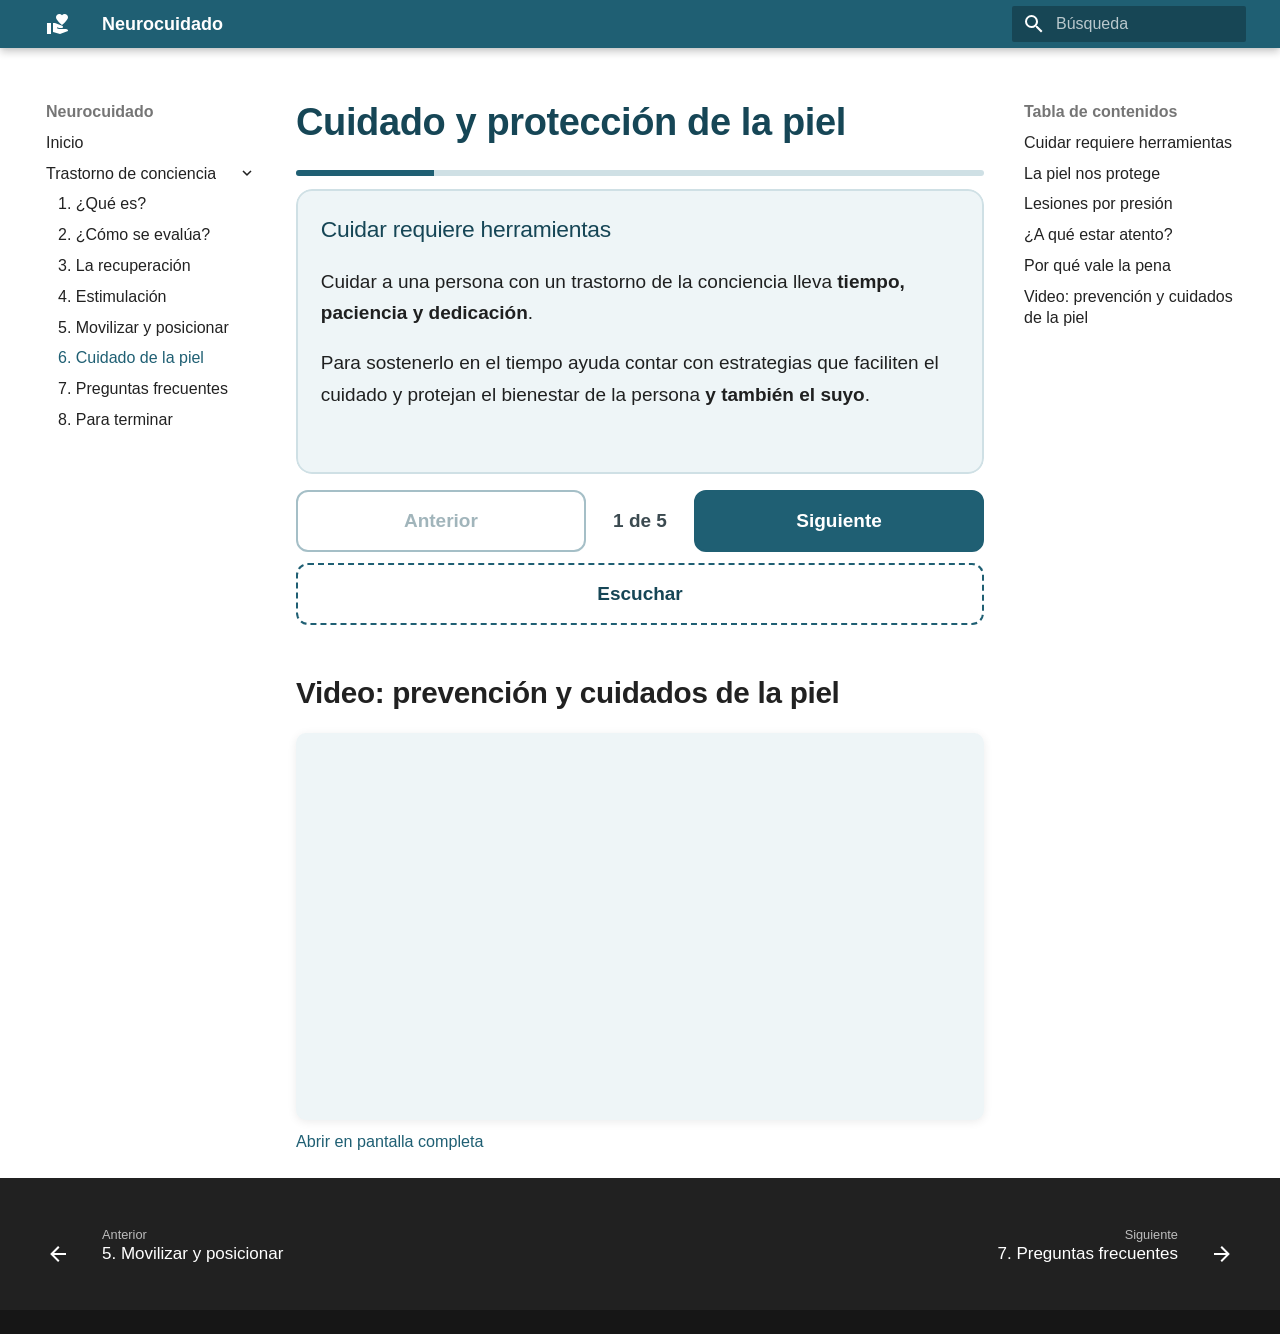
<file: trastorno-de-conciencia/06-piel.html>
<!doctype html>
<html lang="es" class="no-js">
  <head>
    
      <meta charset="utf-8">
      <meta name="viewport" content="width=device-width,initial-scale=1">
      
        <meta name="description" content="Educación continua para el cuidado de personas con enfermedades neurológicas">
      
      
      
        <link rel="canonical" href="https://crespomj.github.io/neurocuidado/trastorno-de-conciencia/06-piel.html">
      
      
        <link rel="prev" href="05-movilizacion.html">
      
      
        <link rel="next" href="07-preguntas-frecuentes.html">
      
      
        
      
      
      <link rel="icon" href="../assets/images/favicon.png">
      <meta name="generator" content="mkdocs-1.6.1, mkdocs-material-9.8.0">
    
    
      
        <title>6. Cuidado de la piel - Neurocuidado</title>
      
    
    
      <link rel="stylesheet" href="../assets/stylesheets/main.57a0d79d.min.css">
      
        
        <link rel="stylesheet" href="../assets/stylesheets/palette.fb2fffe2.min.css">
      
      


    
    
      
    
    
      
    
    
      <link rel="stylesheet" href="../assets/estilos.css?v=3">
    
    <script>__md_scope=new URL("..",location),__md_hash=e=>[...e].reduce(((e,_)=>(e<<5)-e+_.charCodeAt(0)),0),__md_get=(e,_=localStorage,t=__md_scope)=>JSON.parse(_.getItem(t.pathname+"."+e)),__md_set=(e,_,t=localStorage,a=__md_scope)=>{try{t.setItem(a.pathname+"."+e,JSON.stringify(_))}catch(e){}}</script>
    
  
      

    
  
    <script data-goatcounter="https://neurocuidado.goatcounter.com/count"
            async src="https://gc.zgo.at/count.js"></script>
  

    
  </head>
  
  
    
    
    
    
    
    <body dir="ltr" data-md-color-scheme="default" data-md-color-primary="custom" data-md-color-accent="custom">
  
    
    <input class="md-toggle" data-md-toggle="drawer" type="checkbox" id="__drawer" autocomplete="off">
    <input class="md-toggle" data-md-toggle="search" type="checkbox" id="__search" autocomplete="off">
    <label class="md-overlay" for="__drawer"></label>
    <div data-md-component="skip">
      
        
        <a href="#cuidado-y-proteccion-de-la-piel" class="md-skip">
          Saltar a contenido
        </a>
      
    </div>
    <div data-md-component="announce">
      
    </div>
    
    
      

  

<header class="md-header md-header--shadow" data-md-component="header">
  <nav class="md-header__inner md-grid" aria-label="Cabecera">
    <a href="../index.html" title="Neurocuidado" class="md-header__button md-logo" aria-label="Neurocuidado" data-md-component="logo">
      
  
  <svg xmlns="http://www.w3.org/2000/svg" viewBox="0 0 24 24"><path d="M20 17q.86 0 1.45.6t.58 1.4L14 22l-7-2v-9h1.95l7.27 2.69q.78.31.78 1.12 0 .47-.34.82t-.86.37H13l-1.75-.67-.33.94L13 17zM16 3.23Q17.06 2 18.7 2q1.36 0 2.3 1t1 2.3q0 1.03-1 2.46t-1.97 2.39T16 13q-2.08-1.89-3.06-2.85t-1.97-2.39T10 5.3q0-1.36.97-2.3t2.34-1q1.6 0 2.69 1.23M.984 11H5v11H.984z"/></svg>

    </a>
    <label class="md-header__button md-icon" for="__drawer">
      
      <svg xmlns="http://www.w3.org/2000/svg" viewBox="0 0 24 24"><path d="M3 6h18v2H3zm0 5h18v2H3zm0 5h18v2H3z"/></svg>
    </label>
    <div class="md-header__title" data-md-component="header-title">
      <div class="md-header__ellipsis">
        <div class="md-header__topic">
          <span class="md-ellipsis">
            Neurocuidado
          </span>
        </div>
        <div class="md-header__topic" data-md-component="header-topic">
          <span class="md-ellipsis">
            
              6. Cuidado de la piel
            
          </span>
        </div>
      </div>
    </div>
    
      
    
    
    
    
      
      
        <label class="md-header__button md-icon" for="__search">
          
          <svg xmlns="http://www.w3.org/2000/svg" viewBox="0 0 24 24"><path d="M9.5 3A6.5 6.5 0 0 1 16 9.5c0 1.61-.59 3.09-1.56 4.23l.27.27h.79l5 5-1.5 1.5-5-5v-.79l-.27-.27A6.52 6.52 0 0 1 9.5 16 6.5 6.5 0 0 1 3 9.5 6.5 6.5 0 0 1 9.5 3m0 2C7 5 5 7 5 9.5S7 14 9.5 14 14 12 14 9.5 12 5 9.5 5"/></svg>
        </label>
        <div class="md-search" data-md-component="search" role="dialog">
  <label class="md-search__overlay" for="__search"></label>
  <div class="md-search__inner" role="search">
    <form class="md-search__form" name="search">
      <input type="text" class="md-search__input" name="query" aria-label="Búsqueda" placeholder="Búsqueda" autocapitalize="off" autocorrect="off" autocomplete="off" spellcheck="false" data-md-component="search-query" required>
      <label class="md-search__icon md-icon" for="__search">
        
        <svg xmlns="http://www.w3.org/2000/svg" viewBox="0 0 24 24"><path d="M9.5 3A6.5 6.5 0 0 1 16 9.5c0 1.61-.59 3.09-1.56 4.23l.27.27h.79l5 5-1.5 1.5-5-5v-.79l-.27-.27A6.52 6.52 0 0 1 9.5 16 6.5 6.5 0 0 1 3 9.5 6.5 6.5 0 0 1 9.5 3m0 2C7 5 5 7 5 9.5S7 14 9.5 14 14 12 14 9.5 12 5 9.5 5"/></svg>
        
        <svg xmlns="http://www.w3.org/2000/svg" viewBox="0 0 24 24"><path d="M20 11v2H8l5.5 5.5-1.42 1.42L4.16 12l7.92-7.92L13.5 5.5 8 11z"/></svg>
      </label>
      <nav class="md-search__options" aria-label="Buscar">
        
        <button type="reset" class="md-search__icon md-icon" title="Limpiar" aria-label="Limpiar" tabindex="-1">
          
          <svg xmlns="http://www.w3.org/2000/svg" viewBox="0 0 24 24"><path d="M19 6.41 17.59 5 12 10.59 6.41 5 5 6.41 10.59 12 5 17.59 6.41 19 12 13.41 17.59 19 19 17.59 13.41 12z"/></svg>
        </button>
      </nav>
      
    </form>
    <div class="md-search__output">
      <div class="md-search__scrollwrap" tabindex="0" data-md-scrollfix>
        <div class="md-search-result" data-md-component="search-result">
          <div class="md-search-result__meta">
            Inicializando búsqueda
          </div>
          <ol class="md-search-result__list" role="presentation"></ol>
        </div>
      </div>
    </div>
  </div>
</div>
      
    
    
  </nav>
  
</header>
    
    <div class="md-container" data-md-component="container">
      
      
        
          
        
      
      <main class="md-main" data-md-component="main">
        <div class="md-main__inner md-grid">
          
            
              
              <div class="md-sidebar md-sidebar--primary" data-md-component="sidebar" data-md-type="navigation" >
                <div class="md-sidebar__scrollwrap">
                  <div class="md-sidebar__inner">
                    



<nav class="md-nav md-nav--primary" aria-label="Navegación" data-md-level="0">
  <label class="md-nav__title" for="__drawer">
    <a href="../index.html" title="Neurocuidado" class="md-nav__button md-logo" aria-label="Neurocuidado" data-md-component="logo">
      
  
  <svg xmlns="http://www.w3.org/2000/svg" viewBox="0 0 24 24"><path d="M20 17q.86 0 1.45.6t.58 1.4L14 22l-7-2v-9h1.95l7.27 2.69q.78.31.78 1.12 0 .47-.34.82t-.86.37H13l-1.75-.67-.33.94L13 17zM16 3.23Q17.06 2 18.7 2q1.36 0 2.3 1t1 2.3q0 1.03-1 2.46t-1.97 2.39T16 13q-2.08-1.89-3.06-2.85t-1.97-2.39T10 5.3q0-1.36.97-2.3t2.34-1q1.6 0 2.69 1.23M.984 11H5v11H.984z"/></svg>

    </a>
    Neurocuidado
  </label>
  
  <ul class="md-nav__list" data-md-scrollfix>
    
      
      
  
  
  
  
    <li class="md-nav__item">
      <a href="../index.html" class="md-nav__link">
        
  
  
  <span class="md-ellipsis">
    
  
    Inicio
  

    
  </span>
  
  

      </a>
    </li>
  

    
      
      
  
  
    
  
  
  
    
    
      
        
          
        
      
        
      
        
      
        
      
        
      
        
      
        
      
        
      
        
      
    
    
    
    
    <li class="md-nav__item md-nav__item--active md-nav__item--nested">
      
        
        
        <input class="md-nav__toggle md-toggle " type="checkbox" id="__nav_2" checked>
        
          
          <div class="md-nav__link md-nav__container">
            <a href="index.html" class="md-nav__link ">
              
  
  
  <span class="md-ellipsis">
    
  
    Trastorno de conciencia
  

    
  </span>
  
  

            </a>
            
              
              <label class="md-nav__link " for="__nav_2" id="__nav_2_label" tabindex="0">
                <span class="md-nav__icon md-icon"></span>
              </label>
            
          </div>
        
        <nav class="md-nav" data-md-level="1" aria-labelledby="__nav_2_label" aria-expanded="true">
          <label class="md-nav__title" for="__nav_2">
            <span class="md-nav__icon md-icon"></span>
            
  
    Trastorno de conciencia
  

          </label>
          <ul class="md-nav__list" data-md-scrollfix>
            
              
            
              
                
  
  
  
  
    <li class="md-nav__item">
      <a href="01-que-es.html" class="md-nav__link">
        
  
  
  <span class="md-ellipsis">
    
  
    1. ¿Qué es?
  

    
  </span>
  
  

      </a>
    </li>
  

              
            
              
                
  
  
  
  
    <li class="md-nav__item">
      <a href="02-evaluacion.html" class="md-nav__link">
        
  
  
  <span class="md-ellipsis">
    
  
    2. ¿Cómo se evalúa?
  

    
  </span>
  
  

      </a>
    </li>
  

              
            
              
                
  
  
  
  
    <li class="md-nav__item">
      <a href="03-recuperacion.html" class="md-nav__link">
        
  
  
  <span class="md-ellipsis">
    
  
    3. La recuperación
  

    
  </span>
  
  

      </a>
    </li>
  

              
            
              
                
  
  
  
  
    <li class="md-nav__item">
      <a href="04-estimulacion.html" class="md-nav__link">
        
  
  
  <span class="md-ellipsis">
    
  
    4. Estimulación
  

    
  </span>
  
  

      </a>
    </li>
  

              
            
              
                
  
  
  
  
    <li class="md-nav__item">
      <a href="05-movilizacion.html" class="md-nav__link">
        
  
  
  <span class="md-ellipsis">
    
  
    5. Movilizar y posicionar
  

    
  </span>
  
  

      </a>
    </li>
  

              
            
              
                
  
  
    
  
  
  
    <li class="md-nav__item md-nav__item--active">
      
      <input class="md-nav__toggle md-toggle" type="checkbox" id="__toc">
      
      
        
      
      
        <label class="md-nav__link md-nav__link--active" for="__toc">
          
  
  
  <span class="md-ellipsis">
    
  
    6. Cuidado de la piel
  

    
  </span>
  
  

          <span class="md-nav__icon md-icon"></span>
        </label>
      
      <a href="06-piel.html" class="md-nav__link md-nav__link--active">
        
  
  
  <span class="md-ellipsis">
    
  
    6. Cuidado de la piel
  

    
  </span>
  
  

      </a>
      
        

<nav class="md-nav md-nav--secondary" aria-label="Tabla de contenidos">
  
  
  
    
  
  
    <label class="md-nav__title" for="__toc">
      <span class="md-nav__icon md-icon"></span>
      Tabla de contenidos
    </label>
    <ul class="md-nav__list" data-md-component="toc" data-md-scrollfix>
      
        <li class="md-nav__item">
  <a href="#cuidar-requiere-herramientas" class="md-nav__link">
    <span class="md-ellipsis">
      
        Cuidar requiere herramientas
      
    </span>
  </a>
  
</li>
      
        <li class="md-nav__item">
  <a href="#la-piel-nos-protege" class="md-nav__link">
    <span class="md-ellipsis">
      
        La piel nos protege
      
    </span>
  </a>
  
</li>
      
        <li class="md-nav__item">
  <a href="#lesiones-por-presion" class="md-nav__link">
    <span class="md-ellipsis">
      
        Lesiones por presión
      
    </span>
  </a>
  
</li>
      
        <li class="md-nav__item">
  <a href="#a-que-estar-atento" class="md-nav__link">
    <span class="md-ellipsis">
      
        ¿A qué estar atento?
      
    </span>
  </a>
  
</li>
      
        <li class="md-nav__item">
  <a href="#por-que-vale-la-pena" class="md-nav__link">
    <span class="md-ellipsis">
      
        Por qué vale la pena
      
    </span>
  </a>
  
</li>
      
        <li class="md-nav__item">
  <a href="#video-prevencion-y-cuidados-de-la-piel" class="md-nav__link">
    <span class="md-ellipsis">
      
        Video: prevención y cuidados de la piel
      
    </span>
  </a>
  
</li>
      
    </ul>
  
</nav>
      
    </li>
  

              
            
              
                
  
  
  
  
    <li class="md-nav__item">
      <a href="07-preguntas-frecuentes.html" class="md-nav__link">
        
  
  
  <span class="md-ellipsis">
    
  
    7. Preguntas frecuentes
  

    
  </span>
  
  

      </a>
    </li>
  

              
            
              
                
  
  
  
  
    <li class="md-nav__item">
      <a href="08-cierre.html" class="md-nav__link">
        
  
  
  <span class="md-ellipsis">
    
  
    8. Para terminar
  

    
  </span>
  
  

      </a>
    </li>
  

              
            
          </ul>
        </nav>
      
    </li>
  

    
  </ul>
</nav>
                  </div>
                </div>
              </div>
            
            
              
              <div class="md-sidebar md-sidebar--secondary" data-md-component="sidebar" data-md-type="toc" >
                <div class="md-sidebar__scrollwrap">
                  <div class="md-sidebar__inner">
                    

<nav class="md-nav md-nav--secondary" aria-label="Tabla de contenidos">
  
  
  
    
  
  
    <label class="md-nav__title" for="__toc">
      <span class="md-nav__icon md-icon"></span>
      Tabla de contenidos
    </label>
    <ul class="md-nav__list" data-md-component="toc" data-md-scrollfix>
      
        <li class="md-nav__item">
  <a href="#cuidar-requiere-herramientas" class="md-nav__link">
    <span class="md-ellipsis">
      
        Cuidar requiere herramientas
      
    </span>
  </a>
  
</li>
      
        <li class="md-nav__item">
  <a href="#la-piel-nos-protege" class="md-nav__link">
    <span class="md-ellipsis">
      
        La piel nos protege
      
    </span>
  </a>
  
</li>
      
        <li class="md-nav__item">
  <a href="#lesiones-por-presion" class="md-nav__link">
    <span class="md-ellipsis">
      
        Lesiones por presión
      
    </span>
  </a>
  
</li>
      
        <li class="md-nav__item">
  <a href="#a-que-estar-atento" class="md-nav__link">
    <span class="md-ellipsis">
      
        ¿A qué estar atento?
      
    </span>
  </a>
  
</li>
      
        <li class="md-nav__item">
  <a href="#por-que-vale-la-pena" class="md-nav__link">
    <span class="md-ellipsis">
      
        Por qué vale la pena
      
    </span>
  </a>
  
</li>
      
        <li class="md-nav__item">
  <a href="#video-prevencion-y-cuidados-de-la-piel" class="md-nav__link">
    <span class="md-ellipsis">
      
        Video: prevención y cuidados de la piel
      
    </span>
  </a>
  
</li>
      
    </ul>
  
</nav>
                  </div>
                </div>
              </div>
            
          
          
            <div class="md-content" data-md-component="content">
              
              <article class="md-content__inner md-typeset">
                
                  



<h1 id="cuidado-y-proteccion-de-la-piel">Cuidado y protección de la piel</h1>
<!-- Resumen de la presentación "Cuidado y prevención de LPP". Validar con el equipo. -->
<div class="tarjetas">
<div class="tarjeta">
<h3 id="cuidar-requiere-herramientas">Cuidar requiere herramientas</h3>
<p>Cuidar a una persona con un trastorno de la conciencia lleva <strong>tiempo, paciencia y dedicación</strong>.</p>
<p>Para sostenerlo en el tiempo ayuda contar con estrategias que faciliten el cuidado y protejan el bienestar de la persona <strong>y también el suyo</strong>.</p>
</div>
<div class="tarjeta">
<h3 id="la-piel-nos-protege">La piel nos protege</h3>
<p>La piel es el <strong>órgano más grande</strong> del cuerpo.</p>
<p>Funciona como una barrera natural contra las infecciones, las lesiones y la pérdida de líquidos.</p>
</div>
<div class="tarjeta">
<h3 id="lesiones-por-presion">Lesiones por presión</h3>
<p>Cuando una persona se mueve poco o pasa mucho tiempo en la misma posición, la <strong>presión constante</strong> sobre algunas zonas del cuerpo puede lastimar la piel.</p>
<p>Estas lesiones pueden aparecer <strong>en poco tiempo</strong> si no se toman medidas para prevenirlas.</p>
</div>
<div class="tarjeta">
<h3 id="a-que-estar-atento">¿A qué estar atento?</h3>
<ul>
<li>A las <strong>zonas de apoyo</strong>, donde el cuerpo hace presión.</li>
<li>A los <strong>cambios de color</strong> de la piel.</li>
<li>A que la persona <strong>no pase mucho tiempo sin moverse</strong>.</li>
</ul>
</div>
<div class="tarjeta">
<h3 id="por-que-vale-la-pena">Por qué vale la pena</h3>
<p>Los cuidados básicos de la piel protegen la salud, el confort y la calidad de vida de la persona.</p>
<p>Además, hacen que el cuidado sea más seguro y <strong>disminuyen la sobrecarga</strong> de quien cuida.</p>
</div>
</div>
<h2 id="video-prevencion-y-cuidados-de-la-piel">Video: prevención y cuidados de la piel</h2>
<div class="embed" style="--ratio:56.25%">
  <iframe loading="lazy" src="https://www.canva.com/design/DAG1zHP9U4s/jNtkyLeY7iGz8zb7GqqfXg/watch?embed" allowfullscreen allow="fullscreen" title="Prevención y cuidados de la piel"></iframe>
</div>
<p class="abrir"><a href="https://www.canva.com/design/DAG1zHP9U4s/jNtkyLeY7iGz8zb7GqqfXg/watch" target="_blank" rel="noopener">Abrir en pantalla completa</a></p>












                
              </article>
            </div>
          
          
<script>var target=document.getElementById(location.hash.slice(1));target&&target.name&&(target.checked=target.name.startsWith("__tabbed_"))</script>
        </div>
        
          <button type="button" class="md-top md-icon" data-md-component="top" hidden>
  
  <svg xmlns="http://www.w3.org/2000/svg" viewBox="0 0 24 24"><path d="M13 20h-2V8l-5.5 5.5-1.42-1.42L12 4.16l7.92 7.92-1.42 1.42L13 8z"/></svg>
  Volver al principio
</button>
        
      </main>
      
        <footer class="md-footer">
  
    
      
      <nav class="md-footer__inner md-grid" aria-label="Pie" >
        
          
          <a href="05-movilizacion.html" class="md-footer__link md-footer__link--prev" aria-label="Anterior: 5. Movilizar y posicionar">
            <div class="md-footer__button md-icon">
              
              <svg xmlns="http://www.w3.org/2000/svg" viewBox="0 0 24 24"><path d="M20 11v2H8l5.5 5.5-1.42 1.42L4.16 12l7.92-7.92L13.5 5.5 8 11z"/></svg>
            </div>
            <div class="md-footer__title">
              <span class="md-footer__direction">
                Anterior
              </span>
              <div class="md-ellipsis">
                5. Movilizar y posicionar
              </div>
            </div>
          </a>
        
        
          
          <a href="07-preguntas-frecuentes.html" class="md-footer__link md-footer__link--next" aria-label="Siguiente: 7. Preguntas frecuentes">
            <div class="md-footer__title">
              <span class="md-footer__direction">
                Siguiente
              </span>
              <div class="md-ellipsis">
                7. Preguntas frecuentes
              </div>
            </div>
            <div class="md-footer__button md-icon">
              
              <svg xmlns="http://www.w3.org/2000/svg" viewBox="0 0 24 24"><path d="M4 11v2h12l-5.5 5.5 1.42 1.42L19.84 12l-7.92-7.92L10.5 5.5 16 11z"/></svg>
            </div>
          </a>
        
      </nav>
    
  
  <div class="md-footer-meta md-typeset">
    <div class="md-footer-meta__inner md-grid">
      <div class="md-copyright">
  
  
</div>
      
    </div>
  </div>
</footer>
      
    </div>
    <div class="md-dialog" data-md-component="dialog">
      <div class="md-dialog__inner md-typeset"></div>
    </div>
    
    
    
      
      
      <script id="__config" type="application/json">{"annotate": null, "base": "..", "features": ["navigation.footer", "navigation.top", "navigation.indexes"], "search": "../assets/javascripts/workers/search.a7633da7.min.js", "tags": null, "translations": {"clipboard.copied": "Copiado al portapapeles", "clipboard.copy": "Copiar al portapapeles", "search.result.more.one": "1 m\u00e1s en esta p\u00e1gina", "search.result.more.other": "# m\u00e1s en esta p\u00e1gina", "search.result.none": "No se encontraron documentos", "search.result.one": "1 documento encontrado", "search.result.other": "# documentos encontrados", "search.result.placeholder": "Teclee para comenzar b\u00fasqueda", "search.result.term.missing": "Falta", "select.version": "Seleccionar versi\u00f3n"}, "version": null}</script>
    
    
      <script src="../assets/javascripts/bundle.c21346df.min.js"></script>
      
        <script src="../assets/verdadero-falso.js?v=3"></script>
      
        <script src="../assets/tarjetas.js?v=3"></script>
      
    
  </body>
</html>
</file>
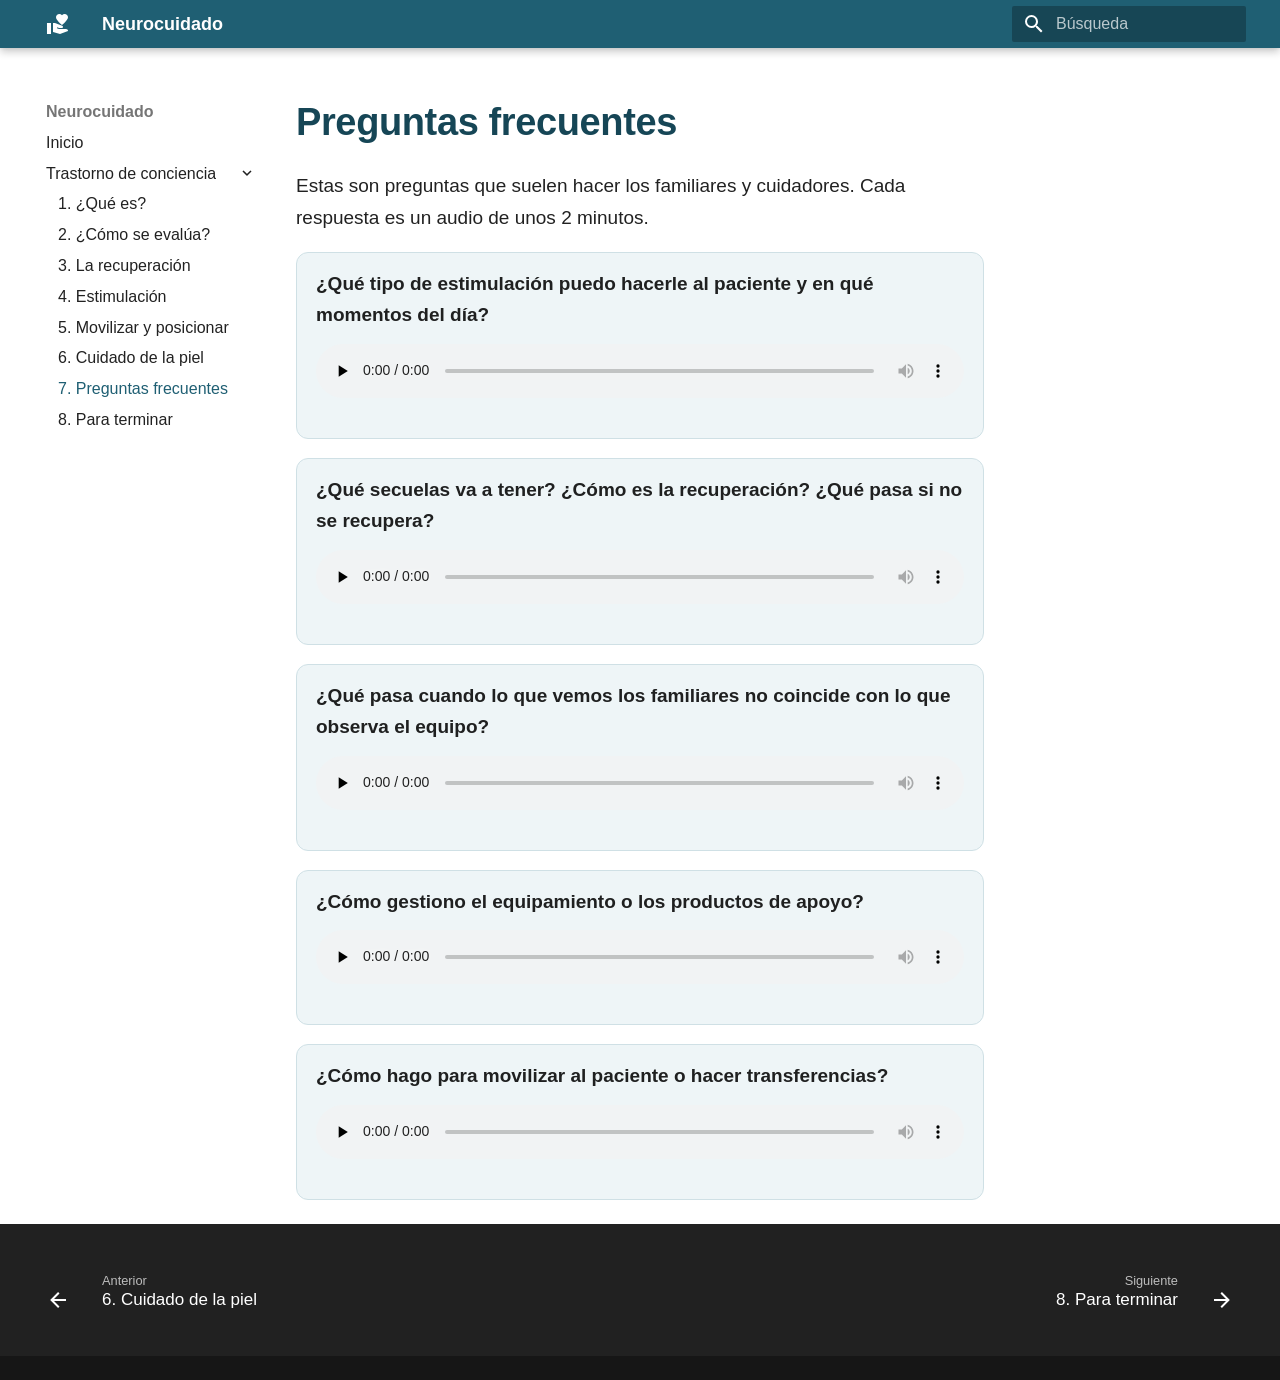
<file: trastorno-de-conciencia/07-preguntas-frecuentes.html>
<!doctype html>
<html lang="es" class="no-js">
  <head>
    
      <meta charset="utf-8">
      <meta name="viewport" content="width=device-width,initial-scale=1">
      
        <meta name="description" content="Educación continua para el cuidado de personas con enfermedades neurológicas">
      
      
      
        <link rel="canonical" href="https://crespomj.github.io/neurocuidado/trastorno-de-conciencia/07-preguntas-frecuentes.html">
      
      
        <link rel="prev" href="06-piel.html">
      
      
        <link rel="next" href="08-cierre.html">
      
      
        
      
      
      <link rel="icon" href="../assets/images/favicon.png">
      <meta name="generator" content="mkdocs-1.6.1, mkdocs-material-9.8.0">
    
    
      
        <title>7. Preguntas frecuentes - Neurocuidado</title>
      
    
    
      <link rel="stylesheet" href="../assets/stylesheets/main.57a0d79d.min.css">
      
        
        <link rel="stylesheet" href="../assets/stylesheets/palette.fb2fffe2.min.css">
      
      


    
    
      
    
    
      
    
    
      <link rel="stylesheet" href="../assets/estilos.css?v=3">
    
    <script>__md_scope=new URL("..",location),__md_hash=e=>[...e].reduce(((e,_)=>(e<<5)-e+_.charCodeAt(0)),0),__md_get=(e,_=localStorage,t=__md_scope)=>JSON.parse(_.getItem(t.pathname+"."+e)),__md_set=(e,_,t=localStorage,a=__md_scope)=>{try{t.setItem(a.pathname+"."+e,JSON.stringify(_))}catch(e){}}</script>
    
  
      

    
  
    <script data-goatcounter="https://neurocuidado.goatcounter.com/count"
            async src="https://gc.zgo.at/count.js"></script>
  

    
  </head>
  
  
    
    
    
    
    
    <body dir="ltr" data-md-color-scheme="default" data-md-color-primary="custom" data-md-color-accent="custom">
  
    
    <input class="md-toggle" data-md-toggle="drawer" type="checkbox" id="__drawer" autocomplete="off">
    <input class="md-toggle" data-md-toggle="search" type="checkbox" id="__search" autocomplete="off">
    <label class="md-overlay" for="__drawer"></label>
    <div data-md-component="skip">
      
        
        <a href="#preguntas-frecuentes" class="md-skip">
          Saltar a contenido
        </a>
      
    </div>
    <div data-md-component="announce">
      
    </div>
    
    
      

  

<header class="md-header md-header--shadow" data-md-component="header">
  <nav class="md-header__inner md-grid" aria-label="Cabecera">
    <a href="../index.html" title="Neurocuidado" class="md-header__button md-logo" aria-label="Neurocuidado" data-md-component="logo">
      
  
  <svg xmlns="http://www.w3.org/2000/svg" viewBox="0 0 24 24"><path d="M20 17q.86 0 1.45.6t.58 1.4L14 22l-7-2v-9h1.95l7.27 2.69q.78.31.78 1.12 0 .47-.34.82t-.86.37H13l-1.75-.67-.33.94L13 17zM16 3.23Q17.06 2 18.7 2q1.36 0 2.3 1t1 2.3q0 1.03-1 2.46t-1.97 2.39T16 13q-2.08-1.89-3.06-2.85t-1.97-2.39T10 5.3q0-1.36.97-2.3t2.34-1q1.6 0 2.69 1.23M.984 11H5v11H.984z"/></svg>

    </a>
    <label class="md-header__button md-icon" for="__drawer">
      
      <svg xmlns="http://www.w3.org/2000/svg" viewBox="0 0 24 24"><path d="M3 6h18v2H3zm0 5h18v2H3zm0 5h18v2H3z"/></svg>
    </label>
    <div class="md-header__title" data-md-component="header-title">
      <div class="md-header__ellipsis">
        <div class="md-header__topic">
          <span class="md-ellipsis">
            Neurocuidado
          </span>
        </div>
        <div class="md-header__topic" data-md-component="header-topic">
          <span class="md-ellipsis">
            
              7. Preguntas frecuentes
            
          </span>
        </div>
      </div>
    </div>
    
      
    
    
    
    
      
      
        <label class="md-header__button md-icon" for="__search">
          
          <svg xmlns="http://www.w3.org/2000/svg" viewBox="0 0 24 24"><path d="M9.5 3A6.5 6.5 0 0 1 16 9.5c0 1.61-.59 3.09-1.56 4.23l.27.27h.79l5 5-1.5 1.5-5-5v-.79l-.27-.27A6.52 6.52 0 0 1 9.5 16 6.5 6.5 0 0 1 3 9.5 6.5 6.5 0 0 1 9.5 3m0 2C7 5 5 7 5 9.5S7 14 9.5 14 14 12 14 9.5 12 5 9.5 5"/></svg>
        </label>
        <div class="md-search" data-md-component="search" role="dialog">
  <label class="md-search__overlay" for="__search"></label>
  <div class="md-search__inner" role="search">
    <form class="md-search__form" name="search">
      <input type="text" class="md-search__input" name="query" aria-label="Búsqueda" placeholder="Búsqueda" autocapitalize="off" autocorrect="off" autocomplete="off" spellcheck="false" data-md-component="search-query" required>
      <label class="md-search__icon md-icon" for="__search">
        
        <svg xmlns="http://www.w3.org/2000/svg" viewBox="0 0 24 24"><path d="M9.5 3A6.5 6.5 0 0 1 16 9.5c0 1.61-.59 3.09-1.56 4.23l.27.27h.79l5 5-1.5 1.5-5-5v-.79l-.27-.27A6.52 6.52 0 0 1 9.5 16 6.5 6.5 0 0 1 3 9.5 6.5 6.5 0 0 1 9.5 3m0 2C7 5 5 7 5 9.5S7 14 9.5 14 14 12 14 9.5 12 5 9.5 5"/></svg>
        
        <svg xmlns="http://www.w3.org/2000/svg" viewBox="0 0 24 24"><path d="M20 11v2H8l5.5 5.5-1.42 1.42L4.16 12l7.92-7.92L13.5 5.5 8 11z"/></svg>
      </label>
      <nav class="md-search__options" aria-label="Buscar">
        
        <button type="reset" class="md-search__icon md-icon" title="Limpiar" aria-label="Limpiar" tabindex="-1">
          
          <svg xmlns="http://www.w3.org/2000/svg" viewBox="0 0 24 24"><path d="M19 6.41 17.59 5 12 10.59 6.41 5 5 6.41 10.59 12 5 17.59 6.41 19 12 13.41 17.59 19 19 17.59 13.41 12z"/></svg>
        </button>
      </nav>
      
    </form>
    <div class="md-search__output">
      <div class="md-search__scrollwrap" tabindex="0" data-md-scrollfix>
        <div class="md-search-result" data-md-component="search-result">
          <div class="md-search-result__meta">
            Inicializando búsqueda
          </div>
          <ol class="md-search-result__list" role="presentation"></ol>
        </div>
      </div>
    </div>
  </div>
</div>
      
    
    
  </nav>
  
</header>
    
    <div class="md-container" data-md-component="container">
      
      
        
          
        
      
      <main class="md-main" data-md-component="main">
        <div class="md-main__inner md-grid">
          
            
              
              <div class="md-sidebar md-sidebar--primary" data-md-component="sidebar" data-md-type="navigation" >
                <div class="md-sidebar__scrollwrap">
                  <div class="md-sidebar__inner">
                    



<nav class="md-nav md-nav--primary" aria-label="Navegación" data-md-level="0">
  <label class="md-nav__title" for="__drawer">
    <a href="../index.html" title="Neurocuidado" class="md-nav__button md-logo" aria-label="Neurocuidado" data-md-component="logo">
      
  
  <svg xmlns="http://www.w3.org/2000/svg" viewBox="0 0 24 24"><path d="M20 17q.86 0 1.45.6t.58 1.4L14 22l-7-2v-9h1.95l7.27 2.69q.78.31.78 1.12 0 .47-.34.82t-.86.37H13l-1.75-.67-.33.94L13 17zM16 3.23Q17.06 2 18.7 2q1.36 0 2.3 1t1 2.3q0 1.03-1 2.46t-1.97 2.39T16 13q-2.08-1.89-3.06-2.85t-1.97-2.39T10 5.3q0-1.36.97-2.3t2.34-1q1.6 0 2.69 1.23M.984 11H5v11H.984z"/></svg>

    </a>
    Neurocuidado
  </label>
  
  <ul class="md-nav__list" data-md-scrollfix>
    
      
      
  
  
  
  
    <li class="md-nav__item">
      <a href="../index.html" class="md-nav__link">
        
  
  
  <span class="md-ellipsis">
    
  
    Inicio
  

    
  </span>
  
  

      </a>
    </li>
  

    
      
      
  
  
    
  
  
  
    
    
      
        
          
        
      
        
      
        
      
        
      
        
      
        
      
        
      
        
      
        
      
    
    
    
    
    <li class="md-nav__item md-nav__item--active md-nav__item--nested">
      
        
        
        <input class="md-nav__toggle md-toggle " type="checkbox" id="__nav_2" checked>
        
          
          <div class="md-nav__link md-nav__container">
            <a href="index.html" class="md-nav__link ">
              
  
  
  <span class="md-ellipsis">
    
  
    Trastorno de conciencia
  

    
  </span>
  
  

            </a>
            
              
              <label class="md-nav__link " for="__nav_2" id="__nav_2_label" tabindex="0">
                <span class="md-nav__icon md-icon"></span>
              </label>
            
          </div>
        
        <nav class="md-nav" data-md-level="1" aria-labelledby="__nav_2_label" aria-expanded="true">
          <label class="md-nav__title" for="__nav_2">
            <span class="md-nav__icon md-icon"></span>
            
  
    Trastorno de conciencia
  

          </label>
          <ul class="md-nav__list" data-md-scrollfix>
            
              
            
              
                
  
  
  
  
    <li class="md-nav__item">
      <a href="01-que-es.html" class="md-nav__link">
        
  
  
  <span class="md-ellipsis">
    
  
    1. ¿Qué es?
  

    
  </span>
  
  

      </a>
    </li>
  

              
            
              
                
  
  
  
  
    <li class="md-nav__item">
      <a href="02-evaluacion.html" class="md-nav__link">
        
  
  
  <span class="md-ellipsis">
    
  
    2. ¿Cómo se evalúa?
  

    
  </span>
  
  

      </a>
    </li>
  

              
            
              
                
  
  
  
  
    <li class="md-nav__item">
      <a href="03-recuperacion.html" class="md-nav__link">
        
  
  
  <span class="md-ellipsis">
    
  
    3. La recuperación
  

    
  </span>
  
  

      </a>
    </li>
  

              
            
              
                
  
  
  
  
    <li class="md-nav__item">
      <a href="04-estimulacion.html" class="md-nav__link">
        
  
  
  <span class="md-ellipsis">
    
  
    4. Estimulación
  

    
  </span>
  
  

      </a>
    </li>
  

              
            
              
                
  
  
  
  
    <li class="md-nav__item">
      <a href="05-movilizacion.html" class="md-nav__link">
        
  
  
  <span class="md-ellipsis">
    
  
    5. Movilizar y posicionar
  

    
  </span>
  
  

      </a>
    </li>
  

              
            
              
                
  
  
  
  
    <li class="md-nav__item">
      <a href="06-piel.html" class="md-nav__link">
        
  
  
  <span class="md-ellipsis">
    
  
    6. Cuidado de la piel
  

    
  </span>
  
  

      </a>
    </li>
  

              
            
              
                
  
  
    
  
  
  
    <li class="md-nav__item md-nav__item--active">
      
      <input class="md-nav__toggle md-toggle" type="checkbox" id="__toc">
      
      
        
      
      
      <a href="07-preguntas-frecuentes.html" class="md-nav__link md-nav__link--active">
        
  
  
  <span class="md-ellipsis">
    
  
    7. Preguntas frecuentes
  

    
  </span>
  
  

      </a>
      
    </li>
  

              
            
              
                
  
  
  
  
    <li class="md-nav__item">
      <a href="08-cierre.html" class="md-nav__link">
        
  
  
  <span class="md-ellipsis">
    
  
    8. Para terminar
  

    
  </span>
  
  

      </a>
    </li>
  

              
            
          </ul>
        </nav>
      
    </li>
  

    
  </ul>
</nav>
                  </div>
                </div>
              </div>
            
            
              
              <div class="md-sidebar md-sidebar--secondary" data-md-component="sidebar" data-md-type="toc" >
                <div class="md-sidebar__scrollwrap">
                  <div class="md-sidebar__inner">
                    

<nav class="md-nav md-nav--secondary" aria-label="Tabla de contenidos">
  
  
  
    
  
  
</nav>
                  </div>
                </div>
              </div>
            
          
          
            <div class="md-content" data-md-component="content">
              
              <article class="md-content__inner md-typeset">
                
                  



<h1 id="preguntas-frecuentes">Preguntas frecuentes</h1>
<p>Estas son preguntas que suelen hacer los familiares y cuidadores. Cada respuesta es un audio de unos 2 minutos.</p>
<div class="audio">
<p>¿Qué tipo de estimulación puedo hacerle al paciente y en qué momentos del día?</p>
<p><audio controls preload="none" src="medios/faq-estimulacion.mp3"></audio></p>
</div>
<div class="audio">
<p>¿Qué secuelas va a tener? ¿Cómo es la recuperación? ¿Qué pasa si no se recupera?</p>
<p><audio controls preload="none" src="medios/faq-pronostico.mp3"></audio></p>
</div>
<div class="audio">
<p>¿Qué pasa cuando lo que vemos los familiares no coincide con lo que observa el equipo?</p>
<p><audio controls preload="none" src="medios/faq-respuestas.mp3"></audio></p>
</div>
<div class="audio">
<p>¿Cómo gestiono el equipamiento o los productos de apoyo?</p>
<p><audio controls preload="none" src="medios/faq-equipamiento.mp3"></audio></p>
</div>
<div class="audio">
<p>¿Cómo hago para movilizar al paciente o hacer transferencias?</p>
<p><audio controls preload="none" src="medios/faq-movilizar.mp3"></audio></p>
</div>












                
              </article>
            </div>
          
          
<script>var target=document.getElementById(location.hash.slice(1));target&&target.name&&(target.checked=target.name.startsWith("__tabbed_"))</script>
        </div>
        
          <button type="button" class="md-top md-icon" data-md-component="top" hidden>
  
  <svg xmlns="http://www.w3.org/2000/svg" viewBox="0 0 24 24"><path d="M13 20h-2V8l-5.5 5.5-1.42-1.42L12 4.16l7.92 7.92-1.42 1.42L13 8z"/></svg>
  Volver al principio
</button>
        
      </main>
      
        <footer class="md-footer">
  
    
      
      <nav class="md-footer__inner md-grid" aria-label="Pie" >
        
          
          <a href="06-piel.html" class="md-footer__link md-footer__link--prev" aria-label="Anterior: 6. Cuidado de la piel">
            <div class="md-footer__button md-icon">
              
              <svg xmlns="http://www.w3.org/2000/svg" viewBox="0 0 24 24"><path d="M20 11v2H8l5.5 5.5-1.42 1.42L4.16 12l7.92-7.92L13.5 5.5 8 11z"/></svg>
            </div>
            <div class="md-footer__title">
              <span class="md-footer__direction">
                Anterior
              </span>
              <div class="md-ellipsis">
                6. Cuidado de la piel
              </div>
            </div>
          </a>
        
        
          
          <a href="08-cierre.html" class="md-footer__link md-footer__link--next" aria-label="Siguiente: 8. Para terminar">
            <div class="md-footer__title">
              <span class="md-footer__direction">
                Siguiente
              </span>
              <div class="md-ellipsis">
                8. Para terminar
              </div>
            </div>
            <div class="md-footer__button md-icon">
              
              <svg xmlns="http://www.w3.org/2000/svg" viewBox="0 0 24 24"><path d="M4 11v2h12l-5.5 5.5 1.42 1.42L19.84 12l-7.92-7.92L10.5 5.5 16 11z"/></svg>
            </div>
          </a>
        
      </nav>
    
  
  <div class="md-footer-meta md-typeset">
    <div class="md-footer-meta__inner md-grid">
      <div class="md-copyright">
  
  
</div>
      
    </div>
  </div>
</footer>
      
    </div>
    <div class="md-dialog" data-md-component="dialog">
      <div class="md-dialog__inner md-typeset"></div>
    </div>
    
    
    
      
      
      <script id="__config" type="application/json">{"annotate": null, "base": "..", "features": ["navigation.footer", "navigation.top", "navigation.indexes"], "search": "../assets/javascripts/workers/search.a7633da7.min.js", "tags": null, "translations": {"clipboard.copied": "Copiado al portapapeles", "clipboard.copy": "Copiar al portapapeles", "search.result.more.one": "1 m\u00e1s en esta p\u00e1gina", "search.result.more.other": "# m\u00e1s en esta p\u00e1gina", "search.result.none": "No se encontraron documentos", "search.result.one": "1 documento encontrado", "search.result.other": "# documentos encontrados", "search.result.placeholder": "Teclee para comenzar b\u00fasqueda", "search.result.term.missing": "Falta", "select.version": "Seleccionar versi\u00f3n"}, "version": null}</script>
    
    
      <script src="../assets/javascripts/bundle.c21346df.min.js"></script>
      
        <script src="../assets/verdadero-falso.js?v=3"></script>
      
        <script src="../assets/tarjetas.js?v=3"></script>
      
    
  </body>
</html>
</file>
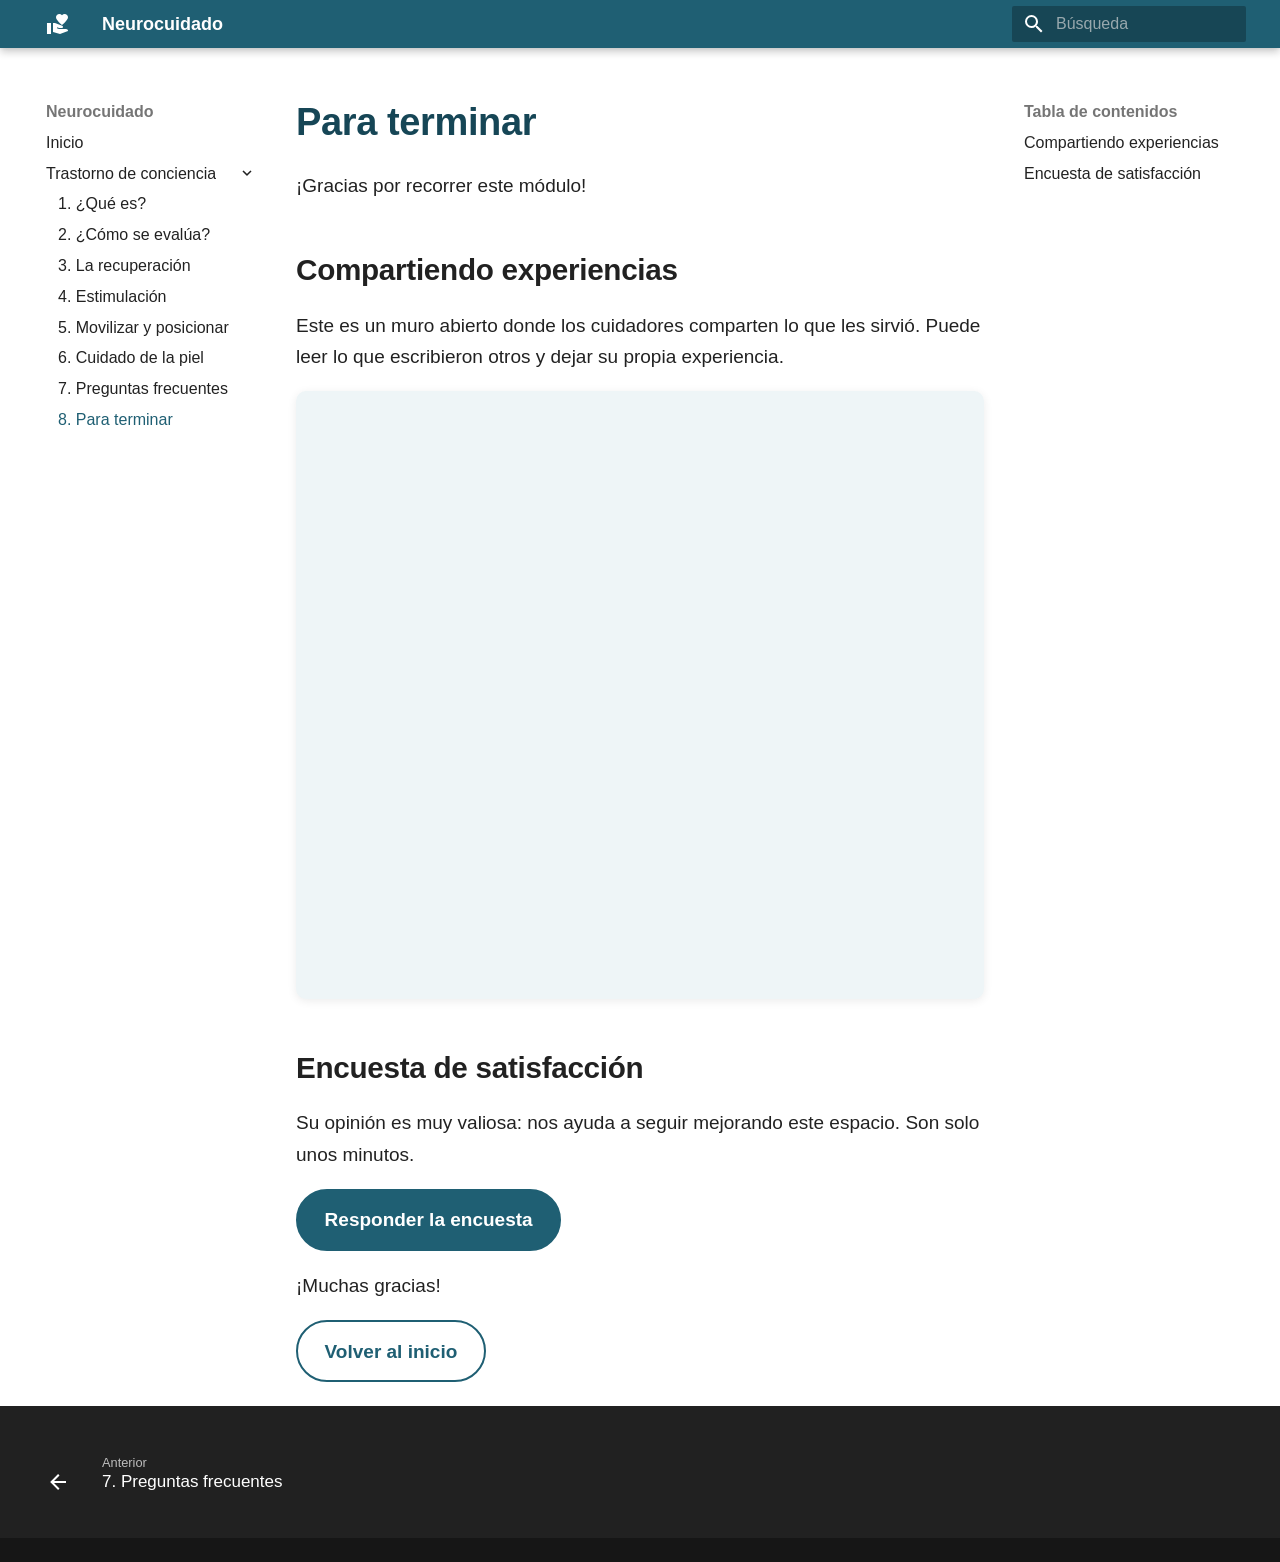
<file: trastorno-de-conciencia/08-cierre.html>
<!doctype html>
<html lang="es" class="no-js">
  <head>
    
      <meta charset="utf-8">
      <meta name="viewport" content="width=device-width,initial-scale=1">
      
        <meta name="description" content="Educación continua para el cuidado de personas con enfermedades neurológicas">
      
      
      
        <link rel="canonical" href="https://crespomj.github.io/neurocuidado/trastorno-de-conciencia/08-cierre.html">
      
      
        <link rel="prev" href="07-preguntas-frecuentes.html">
      
      
      
        
      
      
      <link rel="icon" href="../assets/images/favicon.png">
      <meta name="generator" content="mkdocs-1.6.1, mkdocs-material-9.8.0">
    
    
      
        <title>8. Para terminar - Neurocuidado</title>
      
    
    
      <link rel="stylesheet" href="../assets/stylesheets/main.57a0d79d.min.css">
      
        
        <link rel="stylesheet" href="../assets/stylesheets/palette.fb2fffe2.min.css">
      
      


    
    
      
    
    
      
    
    
      <link rel="stylesheet" href="../assets/estilos.css?v=3">
    
    <script>__md_scope=new URL("..",location),__md_hash=e=>[...e].reduce(((e,_)=>(e<<5)-e+_.charCodeAt(0)),0),__md_get=(e,_=localStorage,t=__md_scope)=>JSON.parse(_.getItem(t.pathname+"."+e)),__md_set=(e,_,t=localStorage,a=__md_scope)=>{try{t.setItem(a.pathname+"."+e,JSON.stringify(_))}catch(e){}}</script>
    
  
      

    
  
    <script data-goatcounter="https://neurocuidado.goatcounter.com/count"
            async src="https://gc.zgo.at/count.js"></script>
  

    
  </head>
  
  
    
    
    
    
    
    <body dir="ltr" data-md-color-scheme="default" data-md-color-primary="custom" data-md-color-accent="custom">
  
    
    <input class="md-toggle" data-md-toggle="drawer" type="checkbox" id="__drawer" autocomplete="off">
    <input class="md-toggle" data-md-toggle="search" type="checkbox" id="__search" autocomplete="off">
    <label class="md-overlay" for="__drawer"></label>
    <div data-md-component="skip">
      
        
        <a href="#para-terminar" class="md-skip">
          Saltar a contenido
        </a>
      
    </div>
    <div data-md-component="announce">
      
    </div>
    
    
      

  

<header class="md-header md-header--shadow" data-md-component="header">
  <nav class="md-header__inner md-grid" aria-label="Cabecera">
    <a href="../index.html" title="Neurocuidado" class="md-header__button md-logo" aria-label="Neurocuidado" data-md-component="logo">
      
  
  <svg xmlns="http://www.w3.org/2000/svg" viewBox="0 0 24 24"><path d="M20 17q.86 0 1.45.6t.58 1.4L14 22l-7-2v-9h1.95l7.27 2.69q.78.31.78 1.12 0 .47-.34.82t-.86.37H13l-1.75-.67-.33.94L13 17zM16 3.23Q17.06 2 18.7 2q1.36 0 2.3 1t1 2.3q0 1.03-1 2.46t-1.97 2.39T16 13q-2.08-1.89-3.06-2.85t-1.97-2.39T10 5.3q0-1.36.97-2.3t2.34-1q1.6 0 2.69 1.23M.984 11H5v11H.984z"/></svg>

    </a>
    <label class="md-header__button md-icon" for="__drawer">
      
      <svg xmlns="http://www.w3.org/2000/svg" viewBox="0 0 24 24"><path d="M3 6h18v2H3zm0 5h18v2H3zm0 5h18v2H3z"/></svg>
    </label>
    <div class="md-header__title" data-md-component="header-title">
      <div class="md-header__ellipsis">
        <div class="md-header__topic">
          <span class="md-ellipsis">
            Neurocuidado
          </span>
        </div>
        <div class="md-header__topic" data-md-component="header-topic">
          <span class="md-ellipsis">
            
              8. Para terminar
            
          </span>
        </div>
      </div>
    </div>
    
      
    
    
    
    
      
      
        <label class="md-header__button md-icon" for="__search">
          
          <svg xmlns="http://www.w3.org/2000/svg" viewBox="0 0 24 24"><path d="M9.5 3A6.5 6.5 0 0 1 16 9.5c0 1.61-.59 3.09-1.56 4.23l.27.27h.79l5 5-1.5 1.5-5-5v-.79l-.27-.27A6.52 6.52 0 0 1 9.5 16 6.5 6.5 0 0 1 3 9.5 6.5 6.5 0 0 1 9.5 3m0 2C7 5 5 7 5 9.5S7 14 9.5 14 14 12 14 9.5 12 5 9.5 5"/></svg>
        </label>
        <div class="md-search" data-md-component="search" role="dialog">
  <label class="md-search__overlay" for="__search"></label>
  <div class="md-search__inner" role="search">
    <form class="md-search__form" name="search">
      <input type="text" class="md-search__input" name="query" aria-label="Búsqueda" placeholder="Búsqueda" autocapitalize="off" autocorrect="off" autocomplete="off" spellcheck="false" data-md-component="search-query" required>
      <label class="md-search__icon md-icon" for="__search">
        
        <svg xmlns="http://www.w3.org/2000/svg" viewBox="0 0 24 24"><path d="M9.5 3A6.5 6.5 0 0 1 16 9.5c0 1.61-.59 3.09-1.56 4.23l.27.27h.79l5 5-1.5 1.5-5-5v-.79l-.27-.27A6.52 6.52 0 0 1 9.5 16 6.5 6.5 0 0 1 3 9.5 6.5 6.5 0 0 1 9.5 3m0 2C7 5 5 7 5 9.5S7 14 9.5 14 14 12 14 9.5 12 5 9.5 5"/></svg>
        
        <svg xmlns="http://www.w3.org/2000/svg" viewBox="0 0 24 24"><path d="M20 11v2H8l5.5 5.5-1.42 1.42L4.16 12l7.92-7.92L13.5 5.5 8 11z"/></svg>
      </label>
      <nav class="md-search__options" aria-label="Buscar">
        
        <button type="reset" class="md-search__icon md-icon" title="Limpiar" aria-label="Limpiar" tabindex="-1">
          
          <svg xmlns="http://www.w3.org/2000/svg" viewBox="0 0 24 24"><path d="M19 6.41 17.59 5 12 10.59 6.41 5 5 6.41 10.59 12 5 17.59 6.41 19 12 13.41 17.59 19 19 17.59 13.41 12z"/></svg>
        </button>
      </nav>
      
    </form>
    <div class="md-search__output">
      <div class="md-search__scrollwrap" tabindex="0" data-md-scrollfix>
        <div class="md-search-result" data-md-component="search-result">
          <div class="md-search-result__meta">
            Inicializando búsqueda
          </div>
          <ol class="md-search-result__list" role="presentation"></ol>
        </div>
      </div>
    </div>
  </div>
</div>
      
    
    
  </nav>
  
</header>
    
    <div class="md-container" data-md-component="container">
      
      
        
          
        
      
      <main class="md-main" data-md-component="main">
        <div class="md-main__inner md-grid">
          
            
              
              <div class="md-sidebar md-sidebar--primary" data-md-component="sidebar" data-md-type="navigation" >
                <div class="md-sidebar__scrollwrap">
                  <div class="md-sidebar__inner">
                    



<nav class="md-nav md-nav--primary" aria-label="Navegación" data-md-level="0">
  <label class="md-nav__title" for="__drawer">
    <a href="../index.html" title="Neurocuidado" class="md-nav__button md-logo" aria-label="Neurocuidado" data-md-component="logo">
      
  
  <svg xmlns="http://www.w3.org/2000/svg" viewBox="0 0 24 24"><path d="M20 17q.86 0 1.45.6t.58 1.4L14 22l-7-2v-9h1.95l7.27 2.69q.78.31.78 1.12 0 .47-.34.82t-.86.37H13l-1.75-.67-.33.94L13 17zM16 3.23Q17.06 2 18.7 2q1.36 0 2.3 1t1 2.3q0 1.03-1 2.46t-1.97 2.39T16 13q-2.08-1.89-3.06-2.85t-1.97-2.39T10 5.3q0-1.36.97-2.3t2.34-1q1.6 0 2.69 1.23M.984 11H5v11H.984z"/></svg>

    </a>
    Neurocuidado
  </label>
  
  <ul class="md-nav__list" data-md-scrollfix>
    
      
      
  
  
  
  
    <li class="md-nav__item">
      <a href="../index.html" class="md-nav__link">
        
  
  
  <span class="md-ellipsis">
    
  
    Inicio
  

    
  </span>
  
  

      </a>
    </li>
  

    
      
      
  
  
    
  
  
  
    
    
      
        
          
        
      
        
      
        
      
        
      
        
      
        
      
        
      
        
      
        
      
    
    
    
    
    <li class="md-nav__item md-nav__item--active md-nav__item--nested">
      
        
        
        <input class="md-nav__toggle md-toggle " type="checkbox" id="__nav_2" checked>
        
          
          <div class="md-nav__link md-nav__container">
            <a href="index.html" class="md-nav__link ">
              
  
  
  <span class="md-ellipsis">
    
  
    Trastorno de conciencia
  

    
  </span>
  
  

            </a>
            
              
              <label class="md-nav__link " for="__nav_2" id="__nav_2_label" tabindex="0">
                <span class="md-nav__icon md-icon"></span>
              </label>
            
          </div>
        
        <nav class="md-nav" data-md-level="1" aria-labelledby="__nav_2_label" aria-expanded="true">
          <label class="md-nav__title" for="__nav_2">
            <span class="md-nav__icon md-icon"></span>
            
  
    Trastorno de conciencia
  

          </label>
          <ul class="md-nav__list" data-md-scrollfix>
            
              
            
              
                
  
  
  
  
    <li class="md-nav__item">
      <a href="01-que-es.html" class="md-nav__link">
        
  
  
  <span class="md-ellipsis">
    
  
    1. ¿Qué es?
  

    
  </span>
  
  

      </a>
    </li>
  

              
            
              
                
  
  
  
  
    <li class="md-nav__item">
      <a href="02-evaluacion.html" class="md-nav__link">
        
  
  
  <span class="md-ellipsis">
    
  
    2. ¿Cómo se evalúa?
  

    
  </span>
  
  

      </a>
    </li>
  

              
            
              
                
  
  
  
  
    <li class="md-nav__item">
      <a href="03-recuperacion.html" class="md-nav__link">
        
  
  
  <span class="md-ellipsis">
    
  
    3. La recuperación
  

    
  </span>
  
  

      </a>
    </li>
  

              
            
              
                
  
  
  
  
    <li class="md-nav__item">
      <a href="04-estimulacion.html" class="md-nav__link">
        
  
  
  <span class="md-ellipsis">
    
  
    4. Estimulación
  

    
  </span>
  
  

      </a>
    </li>
  

              
            
              
                
  
  
  
  
    <li class="md-nav__item">
      <a href="05-movilizacion.html" class="md-nav__link">
        
  
  
  <span class="md-ellipsis">
    
  
    5. Movilizar y posicionar
  

    
  </span>
  
  

      </a>
    </li>
  

              
            
              
                
  
  
  
  
    <li class="md-nav__item">
      <a href="06-piel.html" class="md-nav__link">
        
  
  
  <span class="md-ellipsis">
    
  
    6. Cuidado de la piel
  

    
  </span>
  
  

      </a>
    </li>
  

              
            
              
                
  
  
  
  
    <li class="md-nav__item">
      <a href="07-preguntas-frecuentes.html" class="md-nav__link">
        
  
  
  <span class="md-ellipsis">
    
  
    7. Preguntas frecuentes
  

    
  </span>
  
  

      </a>
    </li>
  

              
            
              
                
  
  
    
  
  
  
    <li class="md-nav__item md-nav__item--active">
      
      <input class="md-nav__toggle md-toggle" type="checkbox" id="__toc">
      
      
        
      
      
        <label class="md-nav__link md-nav__link--active" for="__toc">
          
  
  
  <span class="md-ellipsis">
    
  
    8. Para terminar
  

    
  </span>
  
  

          <span class="md-nav__icon md-icon"></span>
        </label>
      
      <a href="08-cierre.html" class="md-nav__link md-nav__link--active">
        
  
  
  <span class="md-ellipsis">
    
  
    8. Para terminar
  

    
  </span>
  
  

      </a>
      
        

<nav class="md-nav md-nav--secondary" aria-label="Tabla de contenidos">
  
  
  
    
  
  
    <label class="md-nav__title" for="__toc">
      <span class="md-nav__icon md-icon"></span>
      Tabla de contenidos
    </label>
    <ul class="md-nav__list" data-md-component="toc" data-md-scrollfix>
      
        <li class="md-nav__item">
  <a href="#compartiendo-experiencias" class="md-nav__link">
    <span class="md-ellipsis">
      
        Compartiendo experiencias
      
    </span>
  </a>
  
</li>
      
        <li class="md-nav__item">
  <a href="#encuesta-de-satisfaccion" class="md-nav__link">
    <span class="md-ellipsis">
      
        Encuesta de satisfacción
      
    </span>
  </a>
  
</li>
      
    </ul>
  
</nav>
      
    </li>
  

              
            
          </ul>
        </nav>
      
    </li>
  

    
  </ul>
</nav>
                  </div>
                </div>
              </div>
            
            
              
              <div class="md-sidebar md-sidebar--secondary" data-md-component="sidebar" data-md-type="toc" >
                <div class="md-sidebar__scrollwrap">
                  <div class="md-sidebar__inner">
                    

<nav class="md-nav md-nav--secondary" aria-label="Tabla de contenidos">
  
  
  
    
  
  
    <label class="md-nav__title" for="__toc">
      <span class="md-nav__icon md-icon"></span>
      Tabla de contenidos
    </label>
    <ul class="md-nav__list" data-md-component="toc" data-md-scrollfix>
      
        <li class="md-nav__item">
  <a href="#compartiendo-experiencias" class="md-nav__link">
    <span class="md-ellipsis">
      
        Compartiendo experiencias
      
    </span>
  </a>
  
</li>
      
        <li class="md-nav__item">
  <a href="#encuesta-de-satisfaccion" class="md-nav__link">
    <span class="md-ellipsis">
      
        Encuesta de satisfacción
      
    </span>
  </a>
  
</li>
      
    </ul>
  
</nav>
                  </div>
                </div>
              </div>
            
          
          
            <div class="md-content" data-md-component="content">
              
              <article class="md-content__inner md-typeset">
                
                  



<h1 id="para-terminar">Para terminar</h1>
<p>¡Gracias por recorrer este módulo!</p>
<h2 id="compartiendo-experiencias">Compartiendo experiencias</h2>
<p>Este es un muro abierto donde los cuidadores comparten lo que les sirvió. Puede leer lo que escribieron otros y dejar su propia experiencia.</p>
<div class="embed" style="--ratio:0; height:608px; padding-top:0">
  <iframe loading="lazy" src="https://padlet.com/embed/ee87dtg4ympto2sn" allow="camera;microphone;clipboard-write" title="Muro: compartiendo experiencias"></iframe>
</div>

<h2 id="encuesta-de-satisfaccion">Encuesta de satisfacción</h2>
<p>Su opinión es muy valiosa: nos ayuda a seguir mejorando este espacio. Son solo unos minutos.</p>
<!-- PENDIENTE: confirmar que el formulario acepta respuestas sin iniciar sesión, o reemplazarlo por un Google Form. -->
<p><a class="md-button md-button--primary" href="https://forms.office.com/Pages/ResponsePage.aspx?id=3Fj5ZvJzJUGvXT_-iFGu_Af0ATX2c3JCnQmnt0F0VsVUNUtWSVREVFI3NEVJVDJLOFgxNU9HSkRKVC4u" rel="noopener" target="_blank">Responder la encuesta</a></p>
<p>¡Muchas gracias!</p>
<p><a class="md-button" href="../index.html">Volver al inicio</a></p>












                
              </article>
            </div>
          
          
<script>var target=document.getElementById(location.hash.slice(1));target&&target.name&&(target.checked=target.name.startsWith("__tabbed_"))</script>
        </div>
        
          <button type="button" class="md-top md-icon" data-md-component="top" hidden>
  
  <svg xmlns="http://www.w3.org/2000/svg" viewBox="0 0 24 24"><path d="M13 20h-2V8l-5.5 5.5-1.42-1.42L12 4.16l7.92 7.92-1.42 1.42L13 8z"/></svg>
  Volver al principio
</button>
        
      </main>
      
        <footer class="md-footer">
  
    
      
      <nav class="md-footer__inner md-grid" aria-label="Pie" >
        
          
          <a href="07-preguntas-frecuentes.html" class="md-footer__link md-footer__link--prev" aria-label="Anterior: 7. Preguntas frecuentes">
            <div class="md-footer__button md-icon">
              
              <svg xmlns="http://www.w3.org/2000/svg" viewBox="0 0 24 24"><path d="M20 11v2H8l5.5 5.5-1.42 1.42L4.16 12l7.92-7.92L13.5 5.5 8 11z"/></svg>
            </div>
            <div class="md-footer__title">
              <span class="md-footer__direction">
                Anterior
              </span>
              <div class="md-ellipsis">
                7. Preguntas frecuentes
              </div>
            </div>
          </a>
        
        
      </nav>
    
  
  <div class="md-footer-meta md-typeset">
    <div class="md-footer-meta__inner md-grid">
      <div class="md-copyright">
  
  
</div>
      
    </div>
  </div>
</footer>
      
    </div>
    <div class="md-dialog" data-md-component="dialog">
      <div class="md-dialog__inner md-typeset"></div>
    </div>
    
    
    
      
      
      <script id="__config" type="application/json">{"annotate": null, "base": "..", "features": ["navigation.footer", "navigation.top", "navigation.indexes"], "search": "../assets/javascripts/workers/search.a7633da7.min.js", "tags": null, "translations": {"clipboard.copied": "Copiado al portapapeles", "clipboard.copy": "Copiar al portapapeles", "search.result.more.one": "1 m\u00e1s en esta p\u00e1gina", "search.result.more.other": "# m\u00e1s en esta p\u00e1gina", "search.result.none": "No se encontraron documentos", "search.result.one": "1 documento encontrado", "search.result.other": "# documentos encontrados", "search.result.placeholder": "Teclee para comenzar b\u00fasqueda", "search.result.term.missing": "Falta", "select.version": "Seleccionar versi\u00f3n"}, "version": null}</script>
    
    
      <script src="../assets/javascripts/bundle.c21346df.min.js"></script>
      
        <script src="../assets/verdadero-falso.js?v=3"></script>
      
        <script src="../assets/tarjetas.js?v=3"></script>
      
    
  </body>
</html>
</file>
<file: assets/estilos.css>
/* ---------- Colores ---------- */
:root {
  --md-primary-fg-color: #1f5f73;
  --md-primary-fg-color--light: #2f7d94;
  --md-primary-fg-color--dark: #164656;
  --md-accent-fg-color: #c2571a;
  --md-typeset-a-color: #1f5f73;
  --nc-suave: #eef5f7;
  --nc-borde: #cfe0e5;
  --nc-ok: #1e7a46;
  --nc-ok-fondo: #e6f4ec;
  --nc-mal: #a33a12;
  --nc-mal-fondo: #fbeee7;
}

/* ---------- Texto más grande y fácil de leer ---------- */
.md-typeset {
  font-size: 0.95rem;     /* ~19px */
  line-height: 1.65;
}
.md-typeset h1 { font-weight: 700; color: var(--md-primary-fg-color--dark); margin-bottom: .6em; }
.md-typeset h2 { font-weight: 700; margin-top: 1.6em; }
.md-nav { font-size: 0.8rem; }
.md-footer__title { font-size: 0.85rem; }
.md-footer__link { padding-top: 1.1rem; padding-bottom: 1rem; }

/* Bajada debajo del título */
.md-typeset .bajada { font-size: 1.08em; color: #3b4a50; }

/* ---------- Imágenes, audios y contenidos incrustados ---------- */
.md-typeset img { border-radius: 10px; }
.md-typeset audio { width: 100%; margin: .4em 0 1em; }

.md-typeset .embed {
  position: relative;
  width: 100%;
  height: 0;
  padding-top: var(--ratio, 56.25%);
  margin: .8em 0 .4em;
  border-radius: 10px;
  overflow: hidden;
  background: var(--nc-suave);
  box-shadow: 0 2px 10px rgba(0,0,0,.08);
}
.md-typeset .embed iframe {
  position: absolute; inset: 0; width: 100%; height: 100%; border: 0;
}
.md-typeset .abrir { font-size: .85em; margin-top: 0; }

/* Bloque de audio con su pregunta */
.md-typeset .audio {
  background: var(--nc-suave);
  border: 1px solid var(--nc-borde);
  border-radius: 12px;
  padding: .8em 1em .3em;
  margin: 1em 0;
}
.md-typeset .audio p { margin: 0 0 .3em; font-weight: 600; }

/* ---------- Tarjetas de módulos (página de inicio) ---------- */
.md-typeset .modulos {
  display: grid;
  grid-template-columns: repeat(auto-fit, minmax(220px, 1fr));
  gap: .8em;
  margin: 1em 0;
}
.md-typeset .modulo {
  display: block;
  padding: 1em 1.1em;
  border-radius: 12px;
  border: 2px solid var(--nc-borde);
  background: #fff;
  color: inherit;
}
.md-typeset a.modulo { border-color: var(--md-primary-fg-color); }
.md-typeset a.modulo:hover { background: var(--nc-suave); }
.md-typeset .modulo strong { display: block; font-size: 1.05em; color: var(--md-primary-fg-color--dark); }
.md-typeset .modulo span { font-size: .85em; color: #56656b; }
.md-typeset .modulo.pronto { opacity: .6; }

/* Botón grande */
.md-typeset .md-button {
  font-size: 1em;
  padding: .7em 1.4em;
  border-radius: 999px;
}

/* ---------- Pausa para pensar ---------- */
.md-typeset .admonition.pausa,
.md-typeset details.pausa { border-color: #c2571a; font-size: .95em; }
.md-typeset .pausa > .admonition-title,
.md-typeset .pausa > summary { background-color: #fbeee7; }
.md-typeset .pausa > .admonition-title::before,
.md-typeset .pausa > summary::before {
  background-color: #c2571a;
  -webkit-mask-image: var(--md-admonition-icon--question);
          mask-image: var(--md-admonition-icon--question);
}

/* ---------- Verdadero o falso ---------- */
.md-typeset .vf-juego {
  border: 2px solid var(--nc-borde);
  border-radius: 14px;
  padding: 1em 1.1em;
  margin: 1.4em 0;
  background: #fff;
}
.md-typeset .vf-juego > h3 { margin-top: 0; }
.md-typeset .vf {
  padding: .9em 0;
  border-top: 1px solid var(--nc-borde);
}
.md-typeset .vf:first-of-type { border-top: 0; }
.md-typeset .vf-pregunta { font-weight: 600; margin: 0 0 .6em; }
.md-typeset .vf-botones { display: flex; gap: .6em; flex-wrap: wrap; }
.md-typeset .vf-botones button {
  flex: 1 1 8em;
  font: inherit;
  font-weight: 700;
  padding: .75em 1em;
  border-radius: 12px;
  border: 2px solid var(--md-primary-fg-color);
  background: #fff;
  color: var(--md-primary-fg-color--dark);
  cursor: pointer;
}
.md-typeset .vf-botones button:hover:not(:disabled) { background: var(--nc-suave); }
.md-typeset .vf-botones button:disabled { cursor: default; opacity: .55; }
.md-typeset .vf-botones button.elegido { opacity: 1; }
.md-typeset .vf.correcta .elegido { background: var(--nc-ok-fondo); border-color: var(--nc-ok); color: var(--nc-ok); }
.md-typeset .vf.incorrecta .elegido { background: var(--nc-mal-fondo); border-color: var(--nc-mal); color: var(--nc-mal); }
.md-typeset .vf-respuesta {
  display: none;
  margin: .7em 0 0;
  padding: .7em .9em;
  border-radius: 10px;
}
.md-typeset .vf.correcta .vf-respuesta { display: block; background: var(--nc-ok-fondo); }
.md-typeset .vf.incorrecta .vf-respuesta { display: block; background: var(--nc-mal-fondo); }
.md-typeset .vf-puntaje { font-weight: 700; margin: .8em 0 0; display: none; }
.md-typeset .vf-otra { margin-top: .6em; display: none; }

/* ---------- Tarjetas de lectura ---------- */
.md-typeset .tarjetas { margin: 1.2em 0 1.6em; }
.md-typeset .tarjeta {
  background: #fff;
  border: 2px solid var(--nc-borde);
  border-radius: 16px;
  padding: 1.1em 1.2em 1.2em;
  margin: 0 0 .8em;
}
.md-typeset .tarjeta > h3 {
  margin: 0 0 .5em;
  font-size: 1.2em;
  color: var(--md-primary-fg-color--dark);
}
.md-typeset .tarjeta p:last-child,
.md-typeset .tarjeta ul:last-child { margin-bottom: 0; }
.md-typeset .tarjeta .frase {
  font-size: 1.15em;
  font-weight: 600;
  color: var(--md-primary-fg-color--dark);
}

/* Con JavaScript: carrusel deslizable */
.md-typeset .tarjetas.activas .tarjetas-pista {
  display: flex;
  overflow-x: auto;
  scroll-snap-type: x mandatory;
  scrollbar-width: none;
  align-items: stretch;
  border-radius: 16px;
}
.md-typeset .tarjetas.activas .tarjetas-pista::-webkit-scrollbar { display: none; }
.md-typeset .tarjetas.activas .tarjetas-pista:focus-visible { outline: 3px solid var(--md-accent-fg-color); outline-offset: 3px; }
.md-typeset .tarjetas.activas .tarjeta {
  flex: 0 0 100%;
  scroll-snap-align: start;
  margin: 0;
  min-height: 15em;
  background: var(--nc-suave);
  border-color: var(--nc-borde);
}
.md-typeset .tarjetas-barra {
  height: 6px;
  background: var(--nc-borde);
  border-radius: 999px;
  overflow: hidden;
  margin-bottom: .7em;
}
.md-typeset .tarjetas-barra span {
  display: block;
  height: 100%;
  width: 0;
  background: var(--md-primary-fg-color);
  transition: width .25s ease;
}
.md-typeset .tarjetas-controles {
  display: flex;
  align-items: center;
  gap: .6em;
  margin-top: .8em;
}
.md-typeset .tarjetas-cuenta {
  flex: 0 0 auto;
  min-width: 4.5em;
  text-align: center;
  font-weight: 600;
  color: #3b4a50;
}
.md-typeset .tarjetas-controles button,
.md-typeset .tarjetas-escuchar {
  font: inherit;
  font-weight: 700;
  padding: .7em 1em;
  border-radius: 12px;
  border: 2px solid var(--md-primary-fg-color);
  cursor: pointer;
}
.md-typeset .tarjetas-controles button { flex: 1 1 0; }
.md-typeset .tarjetas-ant { background: #fff; color: var(--md-primary-fg-color--dark); }
.md-typeset .tarjetas-sig { background: var(--md-primary-fg-color); color: #fff; }
.md-typeset .tarjetas-controles button:disabled { opacity: .4; cursor: default; }
.md-typeset .tarjetas-escuchar {
  display: block;
  width: 100%;
  margin-top: .6em;
  background: #fff;
  color: var(--md-primary-fg-color--dark);
  border-style: dashed;
}
@media (prefers-reduced-motion: reduce) {
  .md-typeset .tarjetas-barra span { transition: none; }
}

/* ---------- Camino de la recuperación ---------- */
.md-typeset ol.camino {
  list-style: none;
  margin: 1.2em 0 .8em;
  padding: 0;
  display: flex;
  flex-direction: column;
  align-items: stretch;
}
.md-typeset ol.camino > li { margin: 0; padding: 0; }
.md-typeset .camino .etapa {
  display: flex;
  flex-direction: column;
  gap: .15em;
  padding: .85em 1.1em;
  border-radius: 14px;
  color: #fff;
  background: var(--etapa, #5d6f75);
  box-shadow: 0 2px 6px rgba(0,0,0,.08);
}
.md-typeset .camino .etapa-nombre { font-size: 1.12em; font-weight: 700; line-height: 1.3; }
.md-typeset .camino .etapa-sigla {
  align-self: flex-start;
  font-size: .8em;
  font-weight: 700;
  letter-spacing: .04em;
  padding: .05em .55em;
  border-radius: 999px;
  background: rgba(255,255,255,.22);
}
.md-typeset .camino .etapa-detalle { font-size: .92em; opacity: .95; }
/* De apagado a vivo a medida que avanza la recuperación */
.md-typeset .camino .e1 { --etapa: #5f6b70; }
.md-typeset .camino .e2 { --etapa: #4f6c78; }
.md-typeset .camino .e3 { --etapa: #3f6d80; }
.md-typeset .camino .e4 { --etapa: #2f6e86; }
.md-typeset .camino .e5 { --etapa: #1f6f7f; }
.md-typeset .camino .e6 { --etapa: #187563; }
.md-typeset .camino .e7 { --etapa: #1e7a46; }

.md-typeset .camino .paso {
  position: relative;
  padding: .9em 0 .9em 3.2em;
  font-weight: 700;
  color: var(--md-accent-fg-color);
  line-height: 1.3;
}
.md-typeset .camino .paso small { font-weight: 400; color: #56656b; font-size: .85em; }
.md-typeset .camino .paso::before {          /* línea */
  content: "";
  position: absolute;
  left: 1.45em; top: 0; bottom: .55em;
  border-left: 3px solid var(--md-accent-fg-color);
}
.md-typeset .camino .paso::after {           /* punta de flecha */
  content: "";
  position: absolute;
  left: calc(1.45em - 7px); bottom: 0;
  border: 8px solid transparent;
  border-top: 10px solid var(--md-accent-fg-color);
  border-bottom: 0;
}
.md-typeset .camino .paso-suave { color: #56656b; font-weight: 600; }
.md-typeset .camino .paso-suave::before { border-left-style: dashed; border-color: #8a9ba1; }
.md-typeset .camino .paso-suave::after { border-top-color: #8a9ba1; }
.md-typeset .camino-nota {
  font-size: .9em;
  color: #3b4a50;
  background: var(--nc-suave);
  border-radius: 10px;
  padding: .7em .9em;
}

.md-typeset .camino-fuente { font-size: .8em; color: #56656b; font-style: italic; margin: -.2em 0 1em; }
</file>
<file: assets/stylesheets/main.57a0d79d.min.css>
@charset "UTF-8";html{box-sizing:border-box;-webkit-text-size-adjust:none;-moz-text-size-adjust:none;text-size-adjust:none}*,:after,:before{box-sizing:inherit}@media(prefers-reduced-motion){*,:after,:before{transition:none!important}}body{margin:0;-webkit-font-smoothing:antialiased;-moz-osx-font-smoothing:grayscale;--md-text-font-family:var(--md-text-font, _),
    -apple-system, BlinkMacSystemFont, Helvetica, Arial, sans-serif;--md-code-font-family:var(--md-code-font, _),
    SFMono-Regular, Consolas, Menlo, monospace}.md-typeset code:not(.focus-visible),a,button,input,label{-webkit-tap-highlight-color:transparent}a{color:inherit;text-decoration:none}hr{box-sizing:initial;display:block;height:.05rem;padding:0;overflow:visible;border:0}small{font-size:80%}sub,sup{line-height:1em}img{border-style:none}table{border-spacing:0;border-collapse:initial}td,th{font-weight:400;vertical-align:top}button{padding:0;margin:0;font-family:inherit;font-size:inherit;background:#0000;border:0}input{border:0;outline:none}:root{--md-primary-fg-color:#4051b5;--md-primary-fg-color--light:#5d6cc0;--md-primary-fg-color--dark:#303fa1;--md-primary-bg-color:#fff;--md-primary-bg-color--light:#ffffffb3;--md-accent-fg-color:#526cfe;--md-accent-fg-color--transparent:#526cfe1a;--md-accent-bg-color:#fff;--md-accent-bg-color--light:#ffffffb3;--md-typeset-table-sort-icon:url("data:image/svg+xml;charset=utf-8,<svg xmlns='http://www.w3.org/2000/svg' viewBox='0 0 24 24'><path d='m18 21-4-4h3V7h-3l4-4 4 4h-3v10h3M2 19v-2h10v2M2 13v-2h7v2M2 7V5h4v2z'/></svg>");--md-typeset-table-sort-icon--asc:url("data:image/svg+xml;charset=utf-8,<svg xmlns='http://www.w3.org/2000/svg' viewBox='0 0 24 24'><path d='M19 17h3l-4 4-4-4h3V3h2M2 17h10v2H2M6 5v2H2V5m0 6h7v2H2z'/></svg>");--md-typeset-table-sort-icon--desc:url("data:image/svg+xml;charset=utf-8,<svg xmlns='http://www.w3.org/2000/svg' viewBox='0 0 24 24'><path d='M19 7h3l-4-4-4 4h3v14h2M2 17h10v2H2M6 5v2H2V5m0 6h7v2H2z'/></svg>")}[data-md-color-scheme=default]{color-scheme:light}[data-md-color-scheme=default] img[src$="#gh-dark-mode-only"],[data-md-color-scheme=default] img[src$="#only-dark"]{display:none}:root,[data-md-color-scheme=default]{--md-hue:225deg;--md-default-fg-color:#000000de;--md-default-fg-color--light:#0000008a;--md-default-fg-color--lighter:#00000052;--md-default-fg-color--lightest:#00000012;--md-default-bg-color:#fff;--md-default-bg-color--light:#ffffffb3;--md-default-bg-color--lighter:#ffffff4d;--md-default-bg-color--lightest:#ffffff1f;--md-code-fg-color:#36464e;--md-code-bg-color:#f5f5f5;--md-code-bg-color--light:#f5f5f5b3;--md-code-bg-color--lighter:#f5f5f54d;--md-code-hl-color:#4287ff;--md-code-hl-color--light:#4287ff1a;--md-code-hl-number-color:#d52a2a;--md-code-hl-special-color:#db1457;--md-code-hl-function-color:#a846b9;--md-code-hl-constant-color:#6e59d9;--md-code-hl-keyword-color:#3f6ec6;--md-code-hl-string-color:#1c7d4d;--md-code-hl-name-color:var(--md-code-fg-color);--md-code-hl-operator-color:var(--md-default-fg-color--light);--md-code-hl-punctuation-color:var(--md-default-fg-color--light);--md-code-hl-comment-color:var(--md-default-fg-color--light);--md-code-hl-generic-color:var(--md-default-fg-color--light);--md-code-hl-variable-color:var(--md-default-fg-color--light);--md-typeset-color:var(--md-default-fg-color);--md-typeset-a-color:var(--md-primary-fg-color);--md-typeset-del-color:#f5503d26;--md-typeset-ins-color:#0bd57026;--md-typeset-kbd-color:#fafafa;--md-typeset-kbd-accent-color:#fff;--md-typeset-kbd-border-color:#b8b8b8;--md-typeset-mark-color:#ffff0080;--md-typeset-table-color:#0000001f;--md-typeset-table-color--light:#00000009;--md-admonition-fg-color:var(--md-default-fg-color);--md-admonition-bg-color:var(--md-default-bg-color);--md-warning-fg-color:#000000de;--md-warning-bg-color:#ff9;--md-footer-fg-color:#fff;--md-footer-fg-color--light:#ffffffb3;--md-footer-fg-color--lighter:#ffffff73;--md-footer-bg-color:#000000de;--md-footer-bg-color--dark:#00000052;--md-shadow-z1:0 0.2rem 0.5rem #0000000d,
    0 0 0.05rem #0000001a;--md-shadow-z2:0 0.2rem 0.5rem #0000001a,
    0 0 0.05rem #00000040;--md-shadow-z3:0 0.2rem 0.5rem #0003,
    0 0 0.05rem #00000059}.md-icon svg{display:block;width:1.2rem;height:1.2rem;fill:currentcolor}aside,body,input{font-family:var(--md-text-font-family);font-feature-settings:"kern","liga";color:var(--md-typeset-color)}code,kbd,pre{font-family:var(--md-code-font-family);font-feature-settings:"kern"}.md-typeset{font-size:.8rem;line-height:1.6;overflow-wrap:break-word;-webkit-print-color-adjust:exact;color-adjust:exact}@media print{.md-typeset{font-size:.68rem}.md-typeset code,.md-typeset kbd,.md-typeset pre{white-space:pre-wrap}}.md-typeset blockquote,.md-typeset dl,.md-typeset figure,.md-typeset ol,.md-typeset pre,.md-typeset ul{margin-top:1em;margin-bottom:1em}.md-typeset h1{margin:0 0 1.25em;font-size:2em;line-height:1.3;color:var(--md-default-fg-color--light)}.md-typeset h1,.md-typeset h2{font-weight:300;letter-spacing:-.01em}.md-typeset h2{margin:1.6em 0 .64em;font-size:1.5625em;line-height:1.4}.md-typeset h3{margin:1.6em 0 .8em;font-size:1.25em;font-weight:400;line-height:1.5;letter-spacing:-.01em}.md-typeset h2+h3{margin-top:.8em}.md-typeset h4{margin:1em 0;font-weight:700;letter-spacing:-.01em}.md-typeset h5,.md-typeset h6{margin:1.25em 0;font-size:.8em;font-weight:700;color:var(--md-default-fg-color--light);letter-spacing:-.01em}.md-typeset h5{text-transform:uppercase}.md-typeset h5 code{text-transform:none}.md-typeset hr{display:flow-root;margin:1.5em 0;border-bottom:.05rem solid var(--md-default-fg-color--lightest)}.md-typeset a{color:var(--md-typeset-a-color);word-break:break-word}.md-typeset a,.md-typeset a:before{transition:color 125ms}.md-typeset a:focus,.md-typeset a:hover{color:var(--md-accent-fg-color)}.md-typeset a:focus code,.md-typeset a:hover code{color:var(--md-accent-fg-color);background-color:var(--md-accent-fg-color--transparent)}.md-typeset a code{color:var(--md-typeset-a-color)}.md-typeset a.focus-visible{outline-color:var(--md-accent-fg-color);outline-offset:.2rem}.md-typeset code,.md-typeset kbd,.md-typeset pre{font-variant-ligatures:none;color:var(--md-code-fg-color);direction:ltr;transition:background-color 125ms}.md-typeset code{padding:0 .2941176471em;font-size:.85em;word-break:break-word;background-color:var(--md-code-bg-color);border-radius:.1rem;-webkit-box-decoration-break:clone;box-decoration-break:clone;transition:color 125ms,background-color 125ms}.md-typeset code:not(.focus-visible){outline:none}.md-typeset pre{position:relative;display:flow-root;line-height:1.4}.md-typeset pre>code{display:block;padding:.7720588235em 1.1764705882em;margin:0;overflow:auto;word-break:normal;touch-action:auto;scrollbar-color:var(--md-default-fg-color--lighter) #0000;scrollbar-width:thin;outline-color:var(--md-accent-fg-color);box-shadow:none;-webkit-box-decoration-break:slice;box-decoration-break:slice}.md-typeset pre>code:hover{scrollbar-color:var(--md-accent-fg-color) #0000}.md-typeset pre>code::-webkit-scrollbar{width:.2rem;height:.2rem}.md-typeset pre>code::-webkit-scrollbar-thumb{background-color:var(--md-default-fg-color--lighter)}.md-typeset pre>code::-webkit-scrollbar-thumb:hover{background-color:var(--md-accent-fg-color)}.md-typeset kbd{display:inline-block;padding:0 .6666666667em;font-size:.75em;color:var(--md-default-fg-color);word-break:break-word;vertical-align:text-top;background-color:var(--md-typeset-kbd-color);border-radius:.1rem;box-shadow:0 .1rem 0 .05rem var(--md-typeset-kbd-border-color),0 .1rem 0 var(--md-typeset-kbd-border-color),0 -.1rem .2rem var(--md-typeset-kbd-accent-color) inset}.md-typeset mark{color:inherit;word-break:break-word;background-color:var(--md-typeset-mark-color);-webkit-box-decoration-break:clone;box-decoration-break:clone}.md-typeset abbr{text-decoration:none;cursor:help}.md-typeset [data-preview],.md-typeset abbr{border-bottom:.05rem dotted var(--md-default-fg-color--light)}.md-typeset small{opacity:.75}[dir=ltr] .md-typeset sub,[dir=ltr] .md-typeset sup{margin-left:.078125em}[dir=rtl] .md-typeset sub,[dir=rtl] .md-typeset sup{margin-right:.078125em}[dir=ltr] .md-typeset blockquote{padding-left:.6rem;border-left:.2rem solid var(--md-default-fg-color--lighter)}[dir=rtl] .md-typeset blockquote{padding-right:.6rem;border-right:.2rem solid var(--md-default-fg-color--lighter)}.md-typeset blockquote{margin-left:0;margin-right:0;color:var(--md-default-fg-color--light)}.md-typeset ul{list-style-type:disc}.md-typeset ul[type]{list-style-type:revert-layer}[dir=ltr] .md-typeset ol,[dir=ltr] .md-typeset ol li ol,[dir=ltr] .md-typeset ol li ul,[dir=ltr] .md-typeset ul,[dir=ltr] .md-typeset ul li ol,[dir=ltr] .md-typeset ul li ul{margin-left:.625em}[dir=rtl] .md-typeset ol,[dir=rtl] .md-typeset ol li ol,[dir=rtl] .md-typeset ol li ul,[dir=rtl] .md-typeset ul,[dir=rtl] .md-typeset ul li ol,[dir=rtl] .md-typeset ul li ul{margin-right:.625em}.md-typeset ol,.md-typeset ul{padding:0}.md-typeset ol:not([hidden]),.md-typeset ul:not([hidden]){display:flow-root}.md-typeset ol ol,.md-typeset ul ol{list-style-type:lower-alpha}.md-typeset ol ol ol,.md-typeset ul ol ol{list-style-type:lower-roman}.md-typeset ol ol ol ol,.md-typeset ul ol ol ol{list-style-type:upper-alpha}.md-typeset ol ol ol ol ol,.md-typeset ul ol ol ol ol{list-style-type:upper-roman}.md-typeset ol[type],.md-typeset ul[type]{list-style-type:revert-layer}[dir=ltr] .md-typeset ol li,[dir=ltr] .md-typeset ul li{margin-left:1.25em}[dir=rtl] .md-typeset ol li,[dir=rtl] .md-typeset ul li{margin-right:1.25em}.md-typeset ol li,.md-typeset ul li{margin-bottom:.5em}.md-typeset ol li blockquote,.md-typeset ol li p,.md-typeset ul li blockquote,.md-typeset ul li p{margin:.5em 0}.md-typeset ol li:last-child,.md-typeset ul li:last-child{margin-bottom:0}.md-typeset ol li ol,.md-typeset ol li ul,.md-typeset ul li ol,.md-typeset ul li ul{margin-top:.5em;margin-bottom:.5em}[dir=ltr] .md-typeset dd{margin-left:1.875em}[dir=rtl] .md-typeset dd{margin-right:1.875em}.md-typeset dd{margin-top:1em;margin-bottom:1.5em}.md-typeset img,.md-typeset svg,.md-typeset video{max-width:100%;height:auto}.md-typeset img[align=left]{margin:1em 1em 1em 0}.md-typeset img[align=right]{margin:1em 0 1em 1em}.md-typeset img[align]:only-child{margin-top:0}.md-typeset figure{display:flow-root;width:fit-content;max-width:100%;margin:1em auto;text-align:center}.md-typeset figure img{display:block;margin:0 auto}.md-typeset figcaption{max-width:24rem;margin:1em auto;font-style:italic}.md-typeset iframe{max-width:100%}.md-typeset table:not([class]){display:inline-block;max-width:100%;overflow:auto;font-size:.64rem;touch-action:auto;background-color:var(--md-default-bg-color);border:.05rem solid var(--md-typeset-table-color);border-radius:.1rem}@media print{.md-typeset table:not([class]){display:table}}.md-typeset table:not([class])+*{margin-top:1.5em}.md-typeset table:not([class]) td>:first-child,.md-typeset table:not([class]) th>:first-child{margin-top:0}.md-typeset table:not([class]) td>:last-child,.md-typeset table:not([class]) th>:last-child{margin-bottom:0}.md-typeset table:not([class]) td:not([align]),.md-typeset table:not([class]) th:not([align]){text-align:left}[dir=rtl] .md-typeset table:not([class]) td:not([align]),[dir=rtl] .md-typeset table:not([class]) th:not([align]){text-align:right}.md-typeset table:not([class]) th{min-width:5rem;padding:.9375em 1.25em;font-weight:700;vertical-align:top}.md-typeset table:not([class]) td{padding:.9375em 1.25em;vertical-align:top;border-top:.05rem solid var(--md-typeset-table-color)}.md-typeset table:not([class]) tbody tr{transition:background-color 125ms}.md-typeset table:not([class]) tbody tr:hover{background-color:var(--md-typeset-table-color--light);box-shadow:0 .05rem 0 var(--md-default-bg-color) inset}.md-typeset table:not([class]) a{word-break:normal}.md-typeset table th[role=columnheader]{cursor:pointer}[dir=ltr] .md-typeset table th[role=columnheader]:after{margin-left:.5em}[dir=rtl] .md-typeset table th[role=columnheader]:after{margin-right:.5em}.md-typeset table th[role=columnheader]:after{display:inline-block;width:1.2em;height:1.2em;vertical-align:text-bottom;content:"";-webkit-mask-image:var(--md-typeset-table-sort-icon);mask-image:var(--md-typeset-table-sort-icon);-webkit-mask-repeat:no-repeat;mask-repeat:no-repeat;-webkit-mask-size:contain;mask-size:contain;transition:background-color 125ms}.md-typeset table th[role=columnheader]:hover:after{background-color:var(--md-default-fg-color--lighter)}.md-typeset table th[role=columnheader][aria-sort=ascending]:after{background-color:var(--md-default-fg-color--light);-webkit-mask-image:var(--md-typeset-table-sort-icon--asc);mask-image:var(--md-typeset-table-sort-icon--asc)}.md-typeset table th[role=columnheader][aria-sort=descending]:after{background-color:var(--md-default-fg-color--light);-webkit-mask-image:var(--md-typeset-table-sort-icon--desc);mask-image:var(--md-typeset-table-sort-icon--desc)}.md-typeset__scrollwrap{margin:1em -.8rem;overflow-x:auto;touch-action:auto}.md-typeset__table{display:inline-block;padding:0 .8rem;margin-bottom:.5em}@media print{.md-typeset__table{display:block}}html .md-typeset__table table{display:table;width:100%;margin:0;overflow:hidden}@media screen and (max-width:44.984375em){.md-content__inner>pre{margin:1em -.8rem}.md-content__inner>pre code{border-radius:0}}.md-typeset .md-author{position:relative;display:block;flex-shrink:0;width:1.6rem;height:1.6rem;overflow:hidden;border-radius:100%;transition:color 125ms,transform 125ms}.md-typeset .md-author img{display:block}.md-typeset .md-author--more{font-size:.6rem;font-weight:700;line-height:1.6rem;color:var(--md-default-fg-color--lighter);text-align:center;background:var(--md-default-fg-color--lightest)}.md-typeset .md-author--long{width:2.4rem;height:2.4rem}.md-typeset a.md-author{transform:scale(1)}.md-typeset a.md-author img{filter:grayscale(100%) opacity(75%);border-radius:100%;transition:filter 125ms}.md-typeset a.md-author:focus,.md-typeset a.md-author:hover{z-index:1;transform:scale(1.1)}.md-typeset a.md-author:focus img,.md-typeset a.md-author:hover img{filter:grayscale(0)}.md-banner{overflow:auto;color:var(--md-footer-fg-color);background-color:var(--md-footer-bg-color)}@media print{.md-banner{display:none}}.md-banner--warning{color:var(--md-warning-fg-color);background-color:var(--md-warning-bg-color)}.md-banner__inner{padding:0 .8rem;margin:.6rem auto;font-size:.7rem}[dir=ltr] .md-banner__button{float:right}[dir=rtl] .md-banner__button{float:left}.md-banner__button{color:inherit;cursor:pointer;transition:opacity .25s}.no-js .md-banner__button{display:none}.md-banner__button:hover{opacity:.7}html{height:100%;overflow-x:hidden;font-size:125%}@media screen and (min-width:100em){html{font-size:137.5%}}@media screen and (min-width:125em){html{font-size:150%}}body{position:relative;display:flex;flex-direction:column;width:100%;min-height:100%;font-size:.5rem;background-color:var(--md-default-bg-color)}@media print{body{display:block}}@media screen and (max-width:59.984375em){body[data-md-scrolllock]{position:fixed}}.md-grid{max-width:61rem;margin-left:auto;margin-right:auto}.md-container{display:flex;flex-grow:1;flex-direction:column}@media print{.md-container{display:block}}.md-main{flex-grow:1}.md-main__inner{display:flex;height:100%;margin-top:1.5rem}.md-ellipsis{overflow:hidden;text-overflow:ellipsis}.md-toggle{display:none}.md-option{position:absolute;width:0;height:0;opacity:0}.md-option:checked+label:not([hidden]){display:block}.md-option.focus-visible+label{outline-style:auto;outline-color:var(--md-accent-fg-color)}.md-skip{position:fixed;z-index:-1;padding:.3rem .5rem;margin:.5rem;font-size:.64rem;color:var(--md-default-bg-color);background-color:var(--md-default-fg-color);border-radius:.1rem;outline-color:var(--md-accent-fg-color);opacity:0;transform:translateY(.4rem)}.md-skip:focus{z-index:10;opacity:1;transition:transform .25s cubic-bezier(.4,0,.2,1),opacity 175ms 75ms;transform:translateY(0)}@page{margin:25mm}:root{--md-clipboard-icon:url("data:image/svg+xml;charset=utf-8,<svg xmlns='http://www.w3.org/2000/svg' viewBox='0 0 24 24'><path d='M19 21H8V7h11m0-2H8a2 2 0 0 0-2 2v14a2 2 0 0 0 2 2h11a2 2 0 0 0 2-2V7a2 2 0 0 0-2-2m-3-4H4a2 2 0 0 0-2 2v14h2V3h12z'/></svg>");--md-code-select-icon:url("data:image/svg+xml;charset=utf-8,<svg xmlns='http://www.w3.org/2000/svg' viewBox='0 0 24 24'><path d='M19 19h-4v2h4c1.1 0 2-.9 2-2v-4h-2m0-12h-4v2h4v4h2V5c0-1.1-.9-2-2-2M5 5h4V3H5c-1.1 0-2 .9-2 2v4h2m0 6H3v4c0 1.1.9 2 2 2h4v-2H5zm2-4h2v2H7zm4 0h2v2h-2zm4 0h2v2h-2zM7 7h2v2H7zm4 0h2v2h-2zm4 0h2v2h-2zm-8 8h2v2H7zm4 0h2v2h-2zm4 0h2v2h-2z'/></svg>");--md-code-copy-icon:url("data:image/svg+xml;charset=utf-8,<svg xmlns='http://www.w3.org/2000/svg' viewBox='0 0 24 24'><path d='M19 21H8V7h11m0-2H8a2 2 0 0 0-2 2v14a2 2 0 0 0 2 2h11a2 2 0 0 0 2-2V7a2 2 0 0 0-2-2m-3-4H4a2 2 0 0 0-2 2v14h2V3h12z'/></svg>")}.md-clipboard{z-index:1;width:1.5em;height:1.5em;color:var(--md-default-fg-color--lightest);cursor:pointer;border-radius:.1rem;outline-color:var(--md-accent-fg-color);outline-offset:.1rem;transition:color .25s}@media print{.md-clipboard{display:none}}.md-clipboard:not(.focus-visible){outline:none;-webkit-tap-highlight-color:transparent}:hover>.md-clipboard{color:var(--md-default-fg-color--light)}.md-clipboard:focus,.md-clipboard:hover{color:var(--md-accent-fg-color)}.md-clipboard:after{display:block;width:1.125em;height:1.125em;margin:0 auto;content:"";background-color:currentcolor;-webkit-mask-image:var(--md-clipboard-icon);mask-image:var(--md-clipboard-icon);-webkit-mask-repeat:no-repeat;mask-repeat:no-repeat;-webkit-mask-position:center;mask-position:center;-webkit-mask-size:contain;mask-size:contain}.md-clipboard--inline{cursor:pointer}.md-clipboard--inline code{transition:color .25s,background-color .25s}.md-clipboard--inline:focus code,.md-clipboard--inline:hover code{color:var(--md-accent-fg-color);background-color:var(--md-accent-fg-color--transparent)}.md-typeset .md-code__content{display:grid}.md-code__nav{position:absolute;top:.25em;right:.25em;z-index:1;display:flex;gap:.2rem;padding:.2rem;background-color:var(--md-code-bg-color--lighter);border-radius:.1rem;transition:background-color .25s}:hover>.md-code__nav{background-color:var(--md-code-bg-color--light)}.md-code__button{display:block;width:1.5em;height:1.5em;color:var(--md-default-fg-color--lightest);cursor:pointer;outline-color:var(--md-accent-fg-color);outline-offset:.1rem;transition:color .25s}:hover>*>.md-code__button{color:var(--md-default-fg-color--light)}.md-code__button.focus-visible,.md-code__button:hover{color:var(--md-accent-fg-color)}.md-code__button--active{color:var(--md-default-fg-color)!important}.md-code__button:after{display:block;width:1.125em;height:1.125em;margin:0 auto;content:"";background-color:currentcolor;-webkit-mask-repeat:no-repeat;mask-repeat:no-repeat;-webkit-mask-position:center;mask-position:center;-webkit-mask-size:contain;mask-size:contain}.md-code__button[data-md-type=select]:after{-webkit-mask-image:var(--md-code-select-icon);mask-image:var(--md-code-select-icon)}.md-code__button[data-md-type=copy]:after{-webkit-mask-image:var(--md-code-copy-icon);mask-image:var(--md-code-copy-icon)}@keyframes consent{0%{opacity:0;transform:translateY(100%)}to{opacity:1;transform:translateY(0)}}@keyframes overlay{0%{opacity:0}to{opacity:1}}.md-consent__overlay{position:fixed;top:0;z-index:5;width:100%;height:100%;background-color:#0000008a;-webkit-backdrop-filter:blur(.1rem);backdrop-filter:blur(.1rem);opacity:1;animation:overlay .25s both}.md-consent__inner{position:fixed;bottom:0;z-index:5;width:100%;max-height:100%;padding:0;overflow:auto;background-color:var(--md-default-bg-color);border:0;border-radius:.1rem;box-shadow:0 0 .2rem #0000001a,0 .2rem .4rem #0003;animation:consent .5s cubic-bezier(.1,.7,.1,1) both}.md-consent__form{padding:.8rem}.md-consent__settings{display:none;margin:1em 0}input:checked+.md-consent__settings{display:block}.md-consent__controls{margin-bottom:.8rem}.md-typeset .md-consent__controls .md-button{display:inline}@media screen and (max-width:44.984375em){.md-typeset .md-consent__controls .md-button{display:block;width:100%;margin-top:.4rem;text-align:center}}.md-consent label{cursor:pointer}.md-content{flex-grow:1;min-width:0}.md-content__inner{padding-top:.6rem;margin:0 .8rem 1.2rem}@media screen and (min-width:76.25em){[dir=ltr] .md-sidebar--primary:not([hidden])~.md-content>.md-content__inner,[dir=rtl] .md-sidebar--secondary:not([hidden])~.md-content>.md-content__inner{margin-left:1.2rem}[dir=ltr] .md-sidebar--secondary:not([hidden])~.md-content>.md-content__inner,[dir=rtl] .md-sidebar--primary:not([hidden])~.md-content>.md-content__inner{margin-right:1.2rem}}.md-content__inner:before{display:block;height:.4rem;content:""}.md-content__inner>:last-child{margin-bottom:0}[dir=ltr] .md-content__button{float:right;margin-left:.4rem}[dir=rtl] .md-content__button{float:left;margin-right:.4rem}.md-content__button{padding:0;margin:.4rem 0}@media print{.md-content__button{display:none}}.md-typeset .md-content__button{color:var(--md-default-fg-color--lighter)}.md-content__button svg{display:inline;vertical-align:top}[dir=rtl] .md-content__button svg{transform:scaleX(-1)}[dir=ltr] .md-dialog{right:.8rem}[dir=rtl] .md-dialog{left:.8rem}.md-dialog{position:fixed;bottom:.8rem;z-index:4;min-width:11.1rem;padding:.4rem .6rem;pointer-events:none;background-color:var(--md-default-fg-color);border-radius:.1rem;box-shadow:var(--md-shadow-z3);opacity:0;transition:transform 0s .4s,opacity .4s;transform:translateY(100%)}@media print{.md-dialog{display:none}}.md-dialog--active{pointer-events:auto;opacity:1;transition:transform .4s cubic-bezier(.075,.85,.175,1),opacity .4s;transform:translateY(0)}.md-dialog__inner{font-size:.7rem;color:var(--md-default-bg-color)}.md-feedback{margin:2em 0 1em;text-align:center}.md-feedback fieldset{padding:0;margin:0;border:none}.md-feedback__title{margin:1em auto;font-weight:700}.md-feedback__inner{position:relative}.md-feedback__list{position:relative;display:flex;flex-wrap:wrap;place-content:baseline center}.md-feedback__list:hover .md-icon:not(:disabled){color:var(--md-default-fg-color--lighter)}:disabled .md-feedback__list{min-height:1.8rem}.md-feedback__icon{flex-shrink:0;margin:0 .1rem;color:var(--md-default-fg-color--light);cursor:pointer;transition:color 125ms}.md-feedback__icon:not(:disabled).md-icon:hover{color:var(--md-accent-fg-color)}.md-feedback__icon:disabled{color:var(--md-default-fg-color--lightest);pointer-events:none}.md-feedback__note{position:relative;opacity:0;transition:transform .4s cubic-bezier(.1,.7,.1,1),opacity .15s;transform:translateY(.4rem)}.md-feedback__note>*{max-width:16rem;margin:0 auto}:disabled .md-feedback__note{opacity:1;transform:translateY(0)}@media print{.md-feedback,.md-footer{display:none}}.md-footer{color:var(--md-footer-fg-color);background-color:var(--md-footer-bg-color)}.md-footer__inner{justify-content:space-between;padding:.2rem;overflow:auto}.md-footer__inner:not([hidden]){display:flex}.md-footer__link{display:flex;flex-grow:.01;align-items:end;max-width:100%;margin-top:1rem;margin-bottom:.4rem;overflow:hidden;outline-color:var(--md-accent-fg-color);transition:opacity .25s}.md-footer__link:focus,.md-footer__link:hover{opacity:.7}[dir=rtl] .md-footer__link svg{transform:scaleX(-1)}@media screen and (max-width:44.984375em){.md-footer__link--prev{flex-shrink:0}.md-footer__link--prev .md-footer__title{display:none}}[dir=ltr] .md-footer__link--next{margin-left:auto}.md-footer__link--next{text-align:right}[dir=rtl] .md-footer__link--next{margin-right:auto;text-align:left}.md-footer__title{flex-grow:1;max-width:calc(100% - 2.4rem);padding:0 1rem;margin-bottom:.7rem;font-size:.9rem;white-space:nowrap}.md-footer__button{padding:.4rem;margin:.2rem}.md-footer__direction{font-size:.64rem;opacity:.7}.md-footer-meta{background-color:var(--md-footer-bg-color--dark)}.md-footer-meta__inner{display:flex;flex-wrap:wrap;justify-content:space-between;padding:.2rem}html .md-footer-meta.md-typeset a{color:var(--md-footer-fg-color--light)}html .md-footer-meta.md-typeset a:focus,html .md-footer-meta.md-typeset a:hover{color:var(--md-footer-fg-color)}.md-copyright{width:100%;padding:.4rem 0;margin:auto .6rem;font-size:.64rem;color:var(--md-footer-fg-color--lighter)}.md-copyright__highlight{color:var(--md-footer-fg-color--light)}.md-social{display:inline-flex;gap:.2rem;padding:.2rem 0 .6rem;margin:0 .4rem}@media screen and (min-width:45em){.md-copyright{width:auto}.md-social{padding:.6rem 0}}.md-social__link{display:inline-block;width:1.6rem;height:1.6rem;text-align:center}.md-social__link:before{line-height:1.9}.md-social__link svg{max-height:.8rem;vertical-align:-25%;fill:currentcolor}.md-typeset .md-button{display:inline-block;padding:.625em 2em;font-weight:700;color:var(--md-primary-fg-color);cursor:pointer;border:.1rem solid;border-radius:.1rem;transition:color 125ms,background-color 125ms,border-color 125ms}.md-typeset .md-button--primary{color:var(--md-primary-bg-color);background-color:var(--md-primary-fg-color);border-color:var(--md-primary-fg-color)}.md-typeset .md-button:focus,.md-typeset .md-button:hover{color:var(--md-accent-bg-color);background-color:var(--md-accent-fg-color);border-color:var(--md-accent-fg-color)}[dir=ltr] .md-typeset .md-input,[dir=rtl] .md-typeset .md-input{border-top-left-radius:.1rem}[dir=ltr] .md-typeset .md-input,[dir=rtl] .md-typeset .md-input{border-top-right-radius:.1rem}.md-typeset .md-input{height:1.8rem;padding:0 .6rem;font-size:.8rem;border-bottom:.1rem solid var(--md-default-fg-color--lighter);box-shadow:var(--md-shadow-z1);transition:border .25s,box-shadow .25s}.md-typeset .md-input:focus,.md-typeset .md-input:hover{border-bottom-color:var(--md-accent-fg-color);box-shadow:var(--md-shadow-z2)}.md-typeset .md-input--stretch{width:100%}.md-header{position:sticky;left:0;right:0;top:0;z-index:4;display:block;color:var(--md-primary-bg-color);background-color:var(--md-primary-fg-color);box-shadow:0 0 .2rem #0000,0 .2rem .4rem #0000}@media print{.md-header{display:none}}.md-header[hidden]{transition:transform .25s cubic-bezier(.8,0,.6,1),box-shadow .25s;transform:translateY(-100%)}.md-header--shadow{box-shadow:0 0 .2rem #0000001a,0 .2rem .4rem #0003;transition:transform .25s cubic-bezier(.1,.7,.1,1),box-shadow .25s}.md-header__inner{display:flex;align-items:center;padding:0 .2rem}.md-header__button{position:relative;z-index:1;padding:.4rem;margin:.2rem;color:currentcolor;vertical-align:middle;cursor:pointer;outline-color:var(--md-accent-fg-color);transition:opacity .25s}.md-header__button:hover{opacity:.7}.md-header__button:not([hidden]){display:inline-block}.md-header__button:not(.focus-visible){outline:none;-webkit-tap-highlight-color:transparent}.md-header__button.md-logo{padding:.4rem;margin:.2rem}@media screen and (max-width:76.234375em){.md-header__button.md-logo{display:none}}.md-header__button.md-logo img,.md-header__button.md-logo svg{display:block;width:auto;height:1.2rem;fill:currentcolor}@media screen and (min-width:60em){.md-header__button[for=__search]{display:none}}.no-js .md-header__button[for=__search]{display:none}[dir=rtl] .md-header__button[for=__search] svg{transform:scaleX(-1)}@media screen and (min-width:76.25em){.md-header__button[for=__drawer]{display:none}}.md-header__topic{position:absolute;display:flex;max-width:100%;white-space:nowrap;transition:transform .4s cubic-bezier(.1,.7,.1,1),opacity .15s}.md-header__topic+.md-header__topic{z-index:-1;pointer-events:none;opacity:0;transition:transform .4s cubic-bezier(1,.7,.1,.1),opacity .15s;transform:translateX(1.25rem)}[dir=rtl] .md-header__topic+.md-header__topic{transform:translateX(-1.25rem)}.md-draft,.md-header__topic:first-child,.md-nav__title{font-weight:700}[dir=ltr] .md-header__title{margin-left:1rem;margin-right:.4rem}[dir=rtl] .md-header__title{margin-right:1rem;margin-left:.4rem}.md-header__title{flex-grow:1;height:2.4rem;font-size:.9rem;line-height:2.4rem}.md-header__title--active .md-header__topic{z-index:-1;pointer-events:none;opacity:0;transition:transform .4s cubic-bezier(1,.7,.1,.1),opacity .15s;transform:translateX(-1.25rem)}[dir=rtl] .md-header__title--active .md-header__topic{transform:translateX(1.25rem)}.md-header__title--active .md-header__topic+.md-header__topic{z-index:0;pointer-events:auto;opacity:1;transition:transform .4s cubic-bezier(.1,.7,.1,1),opacity .15s;transform:translateX(0)}.md-header__title>.md-header__ellipsis{position:relative;width:100%;height:100%}.md-header__option{display:flex;flex-shrink:0;max-width:100%;white-space:nowrap;transition:max-width 0s .25s,opacity .25s .25s}[data-md-toggle=search]:checked~.md-header .md-header__option{max-width:0;opacity:0;transition:max-width,opacity}.md-header__option>input{bottom:0}.md-header__source{display:none}@media screen and (min-width:60em){[dir=ltr] .md-header__source{margin-left:1rem}[dir=rtl] .md-header__source{margin-right:1rem}.md-header__source{display:block;width:11.7rem;max-width:11.7rem}}@media screen and (min-width:76.25em){[dir=ltr] .md-header__source{margin-left:1.4rem}[dir=rtl] .md-header__source{margin-right:1.4rem}}.md-meta{font-size:.7rem;line-height:1.3;color:var(--md-default-fg-color--light)}.md-meta__list{display:inline-flex;flex-wrap:wrap;padding:0;margin:0;list-style:none}.md-meta__item:not(:last-child):after{margin-left:.2rem;margin-right:.2rem;content:"·"}.md-meta__link{color:var(--md-typeset-a-color)}.md-meta__link:focus,.md-meta__link:hover{color:var(--md-accent-fg-color)}.md-draft{display:inline-block;padding-left:.5714285714em;padding-right:.5714285714em;color:#fff;background-color:#ff1744;border-radius:.125em}:root{--md-nav-icon--prev:url("data:image/svg+xml;charset=utf-8,<svg xmlns='http://www.w3.org/2000/svg' viewBox='0 0 24 24'><path d='M20 11v2H8l5.5 5.5-1.42 1.42L4.16 12l7.92-7.92L13.5 5.5 8 11z'/></svg>");--md-nav-icon--next:url("data:image/svg+xml;charset=utf-8,<svg xmlns='http://www.w3.org/2000/svg' viewBox='0 0 24 24'><path d='M8.59 16.58 13.17 12 8.59 7.41 10 6l6 6-6 6z'/></svg>");--md-toc-icon:url("data:image/svg+xml;charset=utf-8,<svg xmlns='http://www.w3.org/2000/svg' viewBox='0 0 24 24'><path d='M3 9h14V7H3zm0 4h14v-2H3zm0 4h14v-2H3zm16 0h2v-2h-2zm0-10v2h2V7zm0 6h2v-2h-2z'/></svg>");--md-path-icon:url("data:image/svg+xml;charset=utf-8,<svg xmlns='http://www.w3.org/2000/svg' viewBox='0 0 24 24'><path d='M8.59 16.58 13.17 12 8.59 7.41 10 6l6 6-6 6z'/></svg>");--md-post-pin-icon:url("data:image/svg+xml;charset=utf-8,<svg xmlns='http://www.w3.org/2000/svg' viewBox='0 0 24 24'><path d='M16 12V4h1V2H7v2h1v8l-2 2v2h5.2v6h1.6v-6H18v-2z'/></svg>");--md-progress-value:0;--md-progress-delay:400ms;--md-search-result-icon:url("data:image/svg+xml;charset=utf-8,<svg xmlns='http://www.w3.org/2000/svg' viewBox='0 0 24 24'><path d='M14 2H6a2 2 0 0 0-2 2v16a2 2 0 0 0 2 2h7c-.41-.25-.8-.56-1.14-.9-.33-.33-.61-.7-.86-1.1H6V4h7v5h5v1.18c.71.16 1.39.43 2 .82V8zm6.31 16.9c1.33-2.11.69-4.9-1.4-6.22-2.11-1.33-4.91-.68-6.22 1.4-1.34 2.11-.69 4.89 1.4 6.22 1.46.93 3.32.93 4.79.02L22 23.39 23.39 22zm-3.81.1a2.5 2.5 0 0 1-2.5-2.5 2.5 2.5 0 0 1 2.5-2.5 2.5 2.5 0 0 1 2.5 2.5 2.5 2.5 0 0 1-2.5 2.5'/></svg>")}.md-nav,.md-nav__link .md-typeset{font-size:.7rem;line-height:1.3}.md-nav__title{display:block;padding:0 .6rem;overflow:hidden;color:var(--md-default-fg-color--light);text-overflow:ellipsis}.md-nav__title .md-nav__button{display:none}.md-nav__title .md-nav__button img{width:auto;height:100%}.md-nav__title .md-nav__button.md-logo img,.md-nav__title .md-nav__button.md-logo svg{display:block;width:auto;max-width:100%;height:2.4rem;object-fit:contain;fill:currentcolor}.md-nav__list{padding:0;margin:0;list-style:none}.md-nav__link{display:flex;gap:.4rem;align-items:flex-start;margin-top:.625em;scroll-snap-align:start;transition:color 125ms}.md-nav__link--passed,.md-nav__link--passed code{color:var(--md-default-fg-color--light)}.md-nav__item .md-nav__link--active,.md-nav__item .md-nav__link--active code{color:var(--md-typeset-a-color)}.md-nav__link .md-ellipsis{position:relative}.md-nav__link .md-ellipsis code{word-break:normal}[dir=ltr] .md-nav__link .md-icon:last-child{margin-left:auto}[dir=rtl] .md-nav__link .md-icon:last-child{margin-right:auto}.md-nav__link svg{position:relative;flex-shrink:0;height:1.3em;fill:currentcolor}.md-nav__link[for]:focus,.md-nav__link[for]:hover,.md-nav__link[href]:focus,.md-nav__link[href]:hover{color:var(--md-accent-fg-color);cursor:pointer}.md-nav__link[for]:focus code,.md-nav__link[for]:hover code,.md-nav__link[href]:focus code,.md-nav__link[href]:hover code{color:var(--md-accent-fg-color);background-color:var(--md-accent-fg-color--transparent)}.md-nav__link.focus-visible,.md-pagination__link.focus-visible{outline-color:var(--md-accent-fg-color);outline-offset:.2rem}.md-nav--primary .md-nav__link[for=__toc]{display:none}.md-nav--primary .md-nav__link[for=__toc] .md-icon:after{display:block;width:100%;height:100%;background-color:currentcolor;-webkit-mask-image:var(--md-toc-icon);mask-image:var(--md-toc-icon)}.md-nav--primary .md-nav__link[for=__toc]~.md-nav,.md-nav__source{display:none}.md-nav__container>.md-nav__link{margin-top:0}.md-nav__container>.md-nav__link:first-child{flex-grow:1;min-width:0}.md-nav__icon{flex-shrink:0}@media screen and (max-width:76.234375em){.md-nav--primary,.md-nav--primary .md-nav{position:absolute;left:0;right:0;top:0;z-index:1;display:flex;flex-direction:column;height:100%;background-color:var(--md-default-bg-color)}.md-nav--primary .md-nav__item,.md-nav--primary .md-nav__title{font-size:.8rem;line-height:1.5}.md-nav--primary .md-nav__title{position:relative;height:5.6rem;padding:3rem .8rem .2rem;line-height:2.4rem;color:var(--md-default-fg-color--light);white-space:nowrap;cursor:pointer;background-color:var(--md-default-fg-color--lightest)}[dir=ltr] .md-nav--primary .md-nav__title .md-nav__icon{left:.4rem}[dir=rtl] .md-nav--primary .md-nav__title .md-nav__icon{right:.4rem}.md-nav--primary .md-nav__title .md-nav__icon{position:absolute;top:.4rem;display:block;width:1.2rem;height:1.2rem;margin:.2rem}.md-nav--primary .md-nav__title .md-nav__icon:after{display:block;width:100%;height:100%;content:"";background-color:currentcolor;-webkit-mask-image:var(--md-nav-icon--prev);mask-image:var(--md-nav-icon--prev);-webkit-mask-repeat:no-repeat;mask-repeat:no-repeat;-webkit-mask-position:center;mask-position:center;-webkit-mask-size:contain;mask-size:contain}.md-nav--primary .md-nav__title~.md-nav__list{overflow-y:auto;touch-action:pan-y;scroll-snap-type:y mandatory;background-color:var(--md-default-bg-color);box-shadow:0 .05rem 0 var(--md-default-fg-color--lightest) inset}.md-nav--primary .md-nav__title~.md-nav__list>:first-child{border-top:0}.md-nav--primary .md-nav__title[for=__drawer]{font-weight:700;color:var(--md-primary-bg-color);background-color:var(--md-primary-fg-color)}.md-nav--primary .md-nav__title .md-logo{position:absolute;left:.2rem;right:.2rem;top:.2rem;display:block;padding:.4rem;margin:.2rem}.md-nav--primary .md-nav__list{flex:1}.md-nav--primary .md-nav__item{border-top:.05rem solid var(--md-default-fg-color--lightest)}.md-nav--primary .md-nav__item--active>.md-nav__link{color:var(--md-typeset-a-color)}.md-nav--primary .md-nav__item--active>.md-nav__link:focus,.md-nav--primary .md-nav__item--active>.md-nav__link:hover{color:var(--md-accent-fg-color)}.md-nav--primary .md-nav__link{padding:.6rem .8rem;margin-top:0}.md-nav--primary .md-nav__link svg{margin-top:.1em}.md-nav--primary .md-nav__link>.md-nav__link{padding:0}[dir=ltr] .md-nav--primary .md-nav__link .md-nav__icon{margin-right:-.2rem}[dir=rtl] .md-nav--primary .md-nav__link .md-nav__icon{margin-left:-.2rem}.md-nav--primary .md-nav__link .md-nav__icon{width:1.2rem;height:1.2rem;font-size:1.2rem}.md-nav--primary .md-nav__link .md-nav__icon:after{display:block;width:100%;height:100%;content:"";background-color:currentcolor;-webkit-mask-image:var(--md-nav-icon--next);mask-image:var(--md-nav-icon--next);-webkit-mask-repeat:no-repeat;mask-repeat:no-repeat;-webkit-mask-position:center;mask-position:center;-webkit-mask-size:contain;mask-size:contain}[dir=rtl] .md-nav--primary .md-nav__icon:after{transform:scale(-1)}.md-nav--primary .md-nav--secondary .md-nav{position:static;background-color:initial}[dir=ltr] .md-nav--primary .md-nav--secondary .md-nav .md-nav__link{padding-left:1.4rem}[dir=rtl] .md-nav--primary .md-nav--secondary .md-nav .md-nav__link{padding-right:1.4rem}[dir=ltr] .md-nav--primary .md-nav--secondary .md-nav .md-nav .md-nav__link{padding-left:2rem}[dir=rtl] .md-nav--primary .md-nav--secondary .md-nav .md-nav .md-nav__link{padding-right:2rem}[dir=ltr] .md-nav--primary .md-nav--secondary .md-nav .md-nav .md-nav .md-nav__link{padding-left:2.6rem}[dir=rtl] .md-nav--primary .md-nav--secondary .md-nav .md-nav .md-nav .md-nav__link{padding-right:2.6rem}[dir=ltr] .md-nav--primary .md-nav--secondary .md-nav .md-nav .md-nav .md-nav .md-nav__link{padding-left:3.2rem}[dir=rtl] .md-nav--primary .md-nav--secondary .md-nav .md-nav .md-nav .md-nav .md-nav__link{padding-right:3.2rem}.md-nav--secondary{background-color:initial}.md-nav__toggle~.md-nav{display:flex;opacity:0;transition:transform .25s cubic-bezier(.8,0,.6,1),opacity 125ms 50ms;transform:translateX(100%)}[dir=rtl] .md-nav__toggle~.md-nav{transform:translateX(-100%)}.md-nav__toggle:checked~.md-nav{opacity:1;transition:transform .25s cubic-bezier(.4,0,.2,1),opacity 125ms 125ms;transform:translateX(0)}.md-nav__toggle:checked~.md-nav>.md-nav__list{backface-visibility:hidden}}@media screen and (max-width:59.984375em){.md-nav--primary .md-nav__link[for=__toc]{display:flex}.md-nav--primary .md-nav__link[for=__toc] .md-icon:after{content:""}.md-nav--primary .md-nav__link[for=__toc]+.md-nav__link{display:none}.md-nav--primary .md-nav__link[for=__toc]~.md-nav{display:flex}.md-nav__source{display:block;padding:0 .2rem;color:var(--md-primary-bg-color);background-color:var(--md-primary-fg-color--dark)}}@media screen and (min-width:60em) and (max-width:76.234375em){.md-nav--integrated .md-nav__link[for=__toc]{display:flex}.md-nav--integrated .md-nav__link[for=__toc] .md-icon:after{content:""}.md-nav--integrated .md-nav__link[for=__toc]+.md-nav__link{display:none}.md-nav--integrated .md-nav__link[for=__toc]~.md-nav{display:flex}}@media screen and (min-width:60em){.md-nav{margin-bottom:-.4rem}.md-nav--secondary .md-nav__title{position:sticky;top:0;z-index:1;background:var(--md-default-bg-color);box-shadow:0 0 .4rem .4rem var(--md-default-bg-color)}.md-nav--secondary .md-nav__title[for=__toc]{scroll-snap-align:start}.md-nav--secondary .md-nav__title .md-nav__icon{display:none}[dir=ltr] .md-nav--secondary .md-nav__list{padding-left:.6rem}[dir=rtl] .md-nav--secondary .md-nav__list{padding-right:.6rem}.md-nav--secondary .md-nav__list{padding-bottom:.4rem}[dir=ltr] .md-nav--secondary .md-nav__item>.md-nav__link{margin-right:.4rem}[dir=rtl] .md-nav--secondary .md-nav__item>.md-nav__link{margin-left:.4rem}}@media screen and (min-width:76.25em){.md-nav{margin-bottom:-.4rem;transition:max-height .25s cubic-bezier(.86,0,.07,1)}.md-nav--primary .md-nav__title{position:sticky;top:0;z-index:1;background:var(--md-default-bg-color);box-shadow:0 0 .4rem .4rem var(--md-default-bg-color)}.md-nav--primary .md-nav__title[for=__drawer]{scroll-snap-align:start}.md-nav--primary .md-nav__title .md-nav__icon{display:none}[dir=ltr] .md-nav--primary .md-nav__list{padding-left:.6rem}[dir=rtl] .md-nav--primary .md-nav__list{padding-right:.6rem}.md-nav--primary .md-nav__list{padding-bottom:.4rem}[dir=ltr] .md-nav--primary .md-nav__item>.md-nav__link{margin-right:.4rem}[dir=rtl] .md-nav--primary .md-nav__item>.md-nav__link{margin-left:.4rem}.md-nav__toggle~.md-nav{display:grid;grid-template-rows:minmax(.4rem,0fr);visibility:collapse;opacity:0;transition:grid-template-rows .25s cubic-bezier(.86,0,.07,1),opacity .25s,visibility 0s .25s}.md-nav__toggle~.md-nav>.md-nav__list{overflow:hidden}.md-nav__toggle.md-toggle--indeterminate~.md-nav,.md-nav__toggle:checked~.md-nav{grid-template-rows:minmax(.4rem,1fr);visibility:visible;opacity:1;transition:grid-template-rows .25s cubic-bezier(.86,0,.07,1),opacity .15s .1s,visibility}.md-nav__toggle.md-toggle--indeterminate~.md-nav{transition:none}.md-nav__item--nested>.md-nav>.md-nav__title{display:none}.md-nav__item--section{display:block;margin:1.25em 0}.md-nav__item--section:last-child{margin-bottom:0}.md-nav__item--section>.md-nav__link{font-weight:700}.md-nav--lifted>.md-nav__list>.md-nav__item>[for],.md-nav__item--section>.md-nav__link[for]{color:var(--md-default-fg-color--light)}.md-nav--lifted>.md-nav__list>.md-nav__item--active>.md-nav__link:not(.md-nav__container),.md-nav__item--section>.md-nav__link:not(.md-nav__container){pointer-events:none}.md-nav__item--section>.md-nav__link .md-icon,.md-nav__item--section>.md-nav__link>[for]{display:none}[dir=ltr] .md-nav__item--section>.md-nav{margin-left:-.6rem}[dir=rtl] .md-nav__item--section>.md-nav{margin-right:-.6rem}.md-nav__item--section>.md-nav{display:block;visibility:visible;opacity:1}.md-nav__item--section>.md-nav>.md-nav__list>.md-nav__item{padding:0}.md-nav__icon{width:.9rem;height:.9rem;border-radius:100%;transition:background-color .25s}.md-nav__icon:hover{background-color:var(--md-accent-fg-color--transparent)}.md-nav__icon:after{display:inline-block;width:100%;height:100%;vertical-align:-.1rem;content:"";background-color:currentcolor;border-radius:100%;-webkit-mask-image:var(--md-nav-icon--next);mask-image:var(--md-nav-icon--next);-webkit-mask-repeat:no-repeat;mask-repeat:no-repeat;-webkit-mask-position:center;mask-position:center;-webkit-mask-size:contain;mask-size:contain;transition:transform .25s}[dir=rtl] .md-nav__icon:after{transform:rotate(180deg)}.md-nav__item--nested .md-nav__toggle:checked~.md-nav__link .md-nav__icon:after,.md-nav__item--nested .md-toggle--indeterminate~.md-nav__link .md-nav__icon:after{transform:rotate(90deg)}.md-nav--lifted>.md-nav__list>.md-nav__item,.md-nav--lifted>.md-nav__title{display:none}.md-nav--lifted>.md-nav__list>.md-nav__item--active{display:block}.md-nav--lifted>.md-nav__list>.md-nav__item--active>.md-nav__link{position:sticky;top:0;z-index:1;margin-top:0;background:var(--md-default-bg-color);box-shadow:0 0 .4rem .4rem var(--md-default-bg-color)}.md-nav--lifted>.md-nav__list>.md-nav__item--active.md-nav__item--section{margin:0}[dir=ltr] .md-nav--lifted>.md-nav__list>.md-nav__item>.md-nav:not(.md-nav--secondary){margin-left:-.6rem}[dir=rtl] .md-nav--lifted>.md-nav__list>.md-nav__item>.md-nav:not(.md-nav--secondary){margin-right:-.6rem}.md-nav--lifted .md-nav[data-md-level="1"]{grid-template-rows:minmax(.4rem,1fr);visibility:visible;opacity:1}[dir=ltr] .md-nav--integrated>.md-nav__list>.md-nav__item--active .md-nav--secondary{border-left:.05rem solid var(--md-primary-fg-color)}[dir=rtl] .md-nav--integrated>.md-nav__list>.md-nav__item--active .md-nav--secondary{border-right:.05rem solid var(--md-primary-fg-color)}.md-nav--integrated>.md-nav__list>.md-nav__item--active .md-nav--secondary{display:block;margin-bottom:1.25em;visibility:visible;opacity:1}.md-nav--integrated>.md-nav__list>.md-nav__item--active .md-nav--secondary>.md-nav__list{padding-bottom:0;overflow:visible}.md-nav--integrated>.md-nav__list>.md-nav__item--active .md-nav--secondary>.md-nav__title{display:none}}.md-pagination{gap:.4rem;font-size:.8rem;font-weight:700}.md-pagination,.md-pagination>*{display:flex;align-items:center;justify-content:center}.md-pagination>*{min-width:1.8rem;height:1.8rem;text-align:center;border-radius:.2rem}.md-pagination__current{color:var(--md-default-fg-color--light);background-color:var(--md-default-fg-color--lightest)}.md-pagination__link{transition:color 125ms,background-color 125ms}.md-pagination__link:focus,.md-pagination__link:hover{color:var(--md-accent-fg-color);background-color:var(--md-accent-fg-color--transparent)}.md-pagination__link:focus svg,.md-pagination__link:hover svg{color:var(--md-accent-fg-color)}.md-pagination__link svg{display:block;width:1.2rem;max-height:100%;color:var(--md-default-fg-color--lighter);fill:currentcolor}.md-path{padding-top:1.2rem;margin:0 .8rem;overflow:auto;font-size:.7rem}.md-path:not([hidden]){display:block}@media screen and (min-width:76.25em){.md-path{margin:0 1.2rem}}.md-path__list{display:flex;gap:.2rem;align-items:center;padding:0;margin:0;list-style:none}.md-path__item:not(:first-child){display:inline-flex;gap:.2rem;white-space:nowrap}.md-path__item:not(:first-child):before{display:inline;width:.8rem;height:.8rem;content:"";background-color:var(--md-default-fg-color--lighter);-webkit-mask-image:var(--md-path-icon);mask-image:var(--md-path-icon)}.md-path__link{display:flex;align-items:center;color:var(--md-default-fg-color--light)}.md-path__link:focus,.md-path__link:hover,.md-post .md-post__meta a:focus,.md-post .md-post__meta a:hover{color:var(--md-accent-fg-color)}.md-post__back{padding-bottom:1.2rem;margin-bottom:1.2rem;border-bottom:.05rem solid var(--md-default-fg-color--lightest)}@media screen and (max-width:76.234375em){.md-post__back{display:none}}[dir=rtl] .md-post__back svg{transform:scaleX(-1)}.md-post__authors{display:flex;flex-direction:column;gap:.6rem;margin:0 .6rem 1.2rem}.md-post .md-post__meta a{transition:color 125ms}.md-post__title{font-weight:700;color:var(--md-default-fg-color--light)}.md-post--excerpt{margin-bottom:3.2rem}.md-post--excerpt .md-post__header{display:flex;gap:.6rem;align-items:center;min-height:1.6rem}.md-post--excerpt .md-post__authors{display:inline-flex;flex-direction:row;gap:.2rem;align-items:center;min-height:2.4rem;margin:0}[dir=ltr] .md-post--excerpt .md-post__meta .md-meta__list{margin-right:.4rem}[dir=rtl] .md-post--excerpt .md-post__meta .md-meta__list{margin-left:.4rem}.md-post--excerpt .md-post__content>:first-child{--md-scroll-margin:6rem;margin-top:0}.md-post>.md-nav--secondary{margin:1em 0}.md-pin{padding:.2rem;margin-top:-.05rem;background:var(--md-default-fg-color--lightest);border-radius:1rem}.md-pin:after{display:block;width:.6rem;height:.6rem;margin:0 auto;content:"";background-color:currentcolor;-webkit-mask-image:var(--md-post-pin-icon);mask-image:var(--md-post-pin-icon);-webkit-mask-repeat:no-repeat;mask-repeat:no-repeat;-webkit-mask-position:center;mask-position:center;-webkit-mask-size:contain;mask-size:contain}.md-profile{display:flex;gap:.6rem;align-items:center;width:100%;font-size:.7rem;line-height:1.4}.md-profile__description{flex-grow:1}.md-content--post{display:flex}.md-content--post>.md-content__inner{flex-grow:1;min-width:0}@media screen and (min-width:76.25em){[dir=ltr] .md-content--post>.md-content__inner{margin-left:1.2rem}[dir=rtl] .md-content--post>.md-content__inner{margin-right:1.2rem}}@media screen and (max-width:76.234375em){.md-content--post{flex-flow:column-reverse}.md-sidebar.md-sidebar--post{position:static;width:100%;padding:0}.md-sidebar.md-sidebar--post .md-sidebar__scrollwrap{overflow:visible}.md-sidebar.md-sidebar--post .md-sidebar__inner{padding:0}.md-sidebar.md-sidebar--post .md-post__meta{margin-left:.6rem;margin-right:.6rem}.md-sidebar.md-sidebar--post .md-nav__item{display:inline;border:none}.md-sidebar.md-sidebar--post .md-nav__list{display:inline-flex;flex-wrap:wrap;gap:.6rem;padding-top:.6rem;padding-bottom:.6rem}.md-sidebar.md-sidebar--post .md-nav__link{padding:0}.md-sidebar.md-sidebar--post .md-nav{position:static;height:auto;margin-bottom:0}}.md-progress{position:fixed;top:0;z-index:4;width:100%;height:.075rem;background:var(--md-primary-bg-color);opacity:min(clamp(0,var(--md-progress-value),1),clamp(0,100 - var(--md-progress-value),1));transition:transform .5s cubic-bezier(.19,1,.22,1),opacity .25s var(--md-progress-delay);transform:scaleX(calc(var(--md-progress-value) * 1%));transform-origin:left}.md-search{position:relative}.no-js .md-search{display:none}.md-search__overlay{z-index:1;opacity:0}@media screen and (max-width:59.984375em){[dir=ltr] .md-search__overlay{left:-2.2rem}[dir=rtl] .md-search__overlay{right:-2.2rem}.md-search__overlay{position:absolute;top:-1rem;width:2rem;height:2rem;overflow:hidden;pointer-events:none;background-color:var(--md-default-bg-color);border-radius:1rem;transition:transform .3s .1s,opacity .2s .2s;transform-origin:center}[data-md-toggle=search]:checked~.md-header .md-search__overlay{opacity:1;transition:transform .4s,opacity .1s}}@media screen and (min-width:60em){.md-search{padding:.2rem 0}[dir=ltr] .md-search__overlay{left:0}[dir=rtl] .md-search__overlay{right:0}.md-search__overlay{position:fixed;top:0;width:0;height:0;cursor:pointer;background-color:#0000008a;transition:width 0s .25s,height 0s .25s,opacity .25s}[data-md-toggle=search]:checked~.md-header .md-search__overlay{width:100%;height:200vh;opacity:1;transition:width,height,opacity .25s}}@media screen and (max-width:29.984375em){[data-md-toggle=search]:checked~.md-header .md-search__overlay{transform:scale(45)}}@media screen and (min-width:30em) and (max-width:44.984375em){[data-md-toggle=search]:checked~.md-header .md-search__overlay{transform:scale(60)}}@media screen and (min-width:45em) and (max-width:59.984375em){[data-md-toggle=search]:checked~.md-header .md-search__overlay{transform:scale(75)}}.md-search__inner,.md-search__scrollwrap,.md-sidebar__scrollwrap{backface-visibility:hidden}@media screen and (max-width:59.984375em){[dir=ltr] .md-search__inner{left:0}.md-search__inner{position:fixed;top:0;z-index:2;width:0;height:0;overflow:hidden;opacity:0;transition:width 0s .3s,height 0s .3s,transform .15s cubic-bezier(.4,0,.2,1) .15s,opacity .15s .15s;transform:translateX(5%)}[dir=rtl] .md-search__inner{right:0;transform:translateX(-5%)}[data-md-toggle=search]:checked~.md-header .md-search__inner{width:100%;height:100%;opacity:1;transition:width,height,transform .15s cubic-bezier(.1,.7,.1,1) .15s,opacity .15s .15s;transform:translateX(0)}}@media screen and (min-width:60em){[dir=ltr] .md-search__inner{float:right}[dir=rtl] .md-search__inner{float:left}.md-search__inner{position:relative;width:11.7rem;padding:.1rem 0;transition:width .25s cubic-bezier(.1,.7,.1,1)}}@media screen and (min-width:60em) and (max-width:76.234375em){[data-md-toggle=search]:checked~.md-header .md-search__inner{width:23.4rem}}@media screen and (min-width:76.25em){[data-md-toggle=search]:checked~.md-header .md-search__inner{width:34.4rem}}.md-search__form{position:relative;z-index:2;height:2.4rem;background-color:var(--md-default-bg-color);box-shadow:0 0 .6rem #0000;transition:color .25s,background-color .25s}@media screen and (min-width:60em){.md-search__form{height:1.8rem;background-color:#00000042;border-radius:.1rem}.md-search__form:hover{background-color:#ffffff1f}}[data-md-toggle=search]:checked~.md-header .md-search__form{color:var(--md-default-fg-color);background-color:var(--md-default-bg-color);border-radius:.1rem .1rem 0 0;box-shadow:0 0 .6rem #00000012}[dir=ltr] .md-search__input{padding-left:3.6rem;padding-right:2.2rem}[dir=rtl] .md-search__input{padding-right:3.6rem;padding-left:2.2rem}.md-search__input{position:relative;z-index:2;width:100%;height:100%;font-size:.9rem;text-overflow:ellipsis;background:#0000}.md-search__input::placeholder{transition:color .25s}.md-search__input::placeholder,.md-search__input~.md-search__icon{color:var(--md-default-fg-color--light)}.md-search__input::-ms-clear{display:none}@media screen and (max-width:59.984375em){.md-search__input{width:100%;height:2.4rem;font-size:.9rem}}.md-search__icon{display:inline-block;width:1.2rem;height:1.2rem;cursor:pointer;transition:color .25s,opacity .25s}.md-search__icon:hover{opacity:.7}[dir=ltr] .md-search__icon[for=__search]{left:.5rem}[dir=rtl] .md-search__icon[for=__search]{right:.5rem}.md-search__icon[for=__search]{position:absolute;top:.3rem;z-index:2}[dir=rtl] .md-search__icon[for=__search] svg{transform:scaleX(-1)}@media screen and (max-width:59.984375em){[dir=ltr] .md-search__icon[for=__search]{left:.8rem}[dir=rtl] .md-search__icon[for=__search]{right:.8rem}.md-search__icon[for=__search]{top:.6rem}.md-search__icon[for=__search] svg:first-child{display:none}}@media screen and (min-width:60em){[dir=ltr] .md-search__input{padding-left:2.2rem}[dir=rtl] .md-search__input{padding-right:2.2rem}.md-search__input{font-size:.8rem;color:inherit}.md-search__input::placeholder{color:var(--md-primary-bg-color--light)}.md-search__input+.md-search__icon{color:var(--md-primary-bg-color)}[data-md-toggle=search]:checked~.md-header .md-search__input{text-overflow:clip}[data-md-toggle=search]:checked~.md-header .md-search__input+.md-search__icon{color:var(--md-default-fg-color--light)}[data-md-toggle=search]:checked~.md-header .md-search__input::placeholder{color:#0000}.md-search__icon[for=__search]{pointer-events:none}.md-search__icon[for=__search] svg:last-child{display:none}}[dir=ltr] .md-search__options{right:.5rem}[dir=rtl] .md-search__options{left:.5rem}.md-search__options{position:absolute;top:.3rem;z-index:2;pointer-events:none}@media screen and (max-width:59.984375em){[dir=ltr] .md-search__options{right:.8rem}[dir=rtl] .md-search__options{left:.8rem}.md-search__options{top:.6rem}}[dir=ltr] .md-search__options>.md-icon{margin-left:.2rem}[dir=rtl] .md-search__options>.md-icon{margin-right:.2rem}.md-search__options>.md-icon{color:var(--md-default-fg-color--light);opacity:0;transition:transform .15s cubic-bezier(.1,.7,.1,1),opacity .15s;transform:scale(.75)}.md-search__options>.md-icon:not(.focus-visible){outline:none;-webkit-tap-highlight-color:transparent}[data-md-toggle=search]:checked~.md-header .md-search__input:valid~.md-search__options>.md-icon{pointer-events:auto;opacity:1;transform:scale(1)}[data-md-toggle=search]:checked~.md-header .md-search__input:valid~.md-search__options>.md-icon:hover{opacity:.7}[dir=ltr] .md-search__suggest{padding-left:3.6rem;padding-right:2.2rem}[dir=rtl] .md-search__suggest{padding-right:3.6rem;padding-left:2.2rem}.md-search__suggest{position:absolute;top:0;display:flex;align-items:center;width:100%;height:100%;font-size:.9rem;color:var(--md-default-fg-color--lighter);white-space:pre;opacity:0;transition:opacity 50ms}[data-md-toggle=search]:checked~.md-header .md-search__suggest{opacity:1;transition:opacity .3s .1s}[dir=ltr] .md-search__output,[dir=rtl] .md-search__output{border-bottom-left-radius:.1rem}[dir=ltr] .md-search__output,[dir=rtl] .md-search__output{border-bottom-right-radius:.1rem}.md-search__output{position:absolute;z-index:1;width:100%;overflow:hidden}@media screen and (max-width:59.984375em){.md-search__output{top:2.4rem;bottom:0}}.md-search__scrollwrap{height:100%;overflow-y:auto;touch-action:pan-y;background-color:var(--md-default-bg-color)}@media(max-resolution:1dppx){.md-search__scrollwrap{transform:translateZ(0)}}@media screen and (min-width:60em) and (max-width:76.234375em){.md-search__scrollwrap{width:23.4rem}}@media screen and (min-width:76.25em){.md-search__scrollwrap{width:34.4rem}}@media screen and (min-width:60em){[dir=ltr] .md-search__suggest{padding-left:2.2rem}[dir=rtl] .md-search__suggest{padding-right:2.2rem}.md-search__suggest{font-size:.8rem}.md-search__output{top:1.9rem;opacity:0;transition:opacity .4s}[data-md-toggle=search]:checked~.md-header .md-search__output{box-shadow:var(--md-shadow-z3);opacity:1}.md-search__scrollwrap{max-height:0;scrollbar-color:var(--md-default-fg-color--lighter) #0000;scrollbar-width:thin}[data-md-toggle=search]:checked~.md-header .md-search__scrollwrap{max-height:75vh}.md-search__scrollwrap:hover{scrollbar-color:var(--md-accent-fg-color) #0000}.md-search__scrollwrap::-webkit-scrollbar{width:.2rem;height:.2rem}.md-search__scrollwrap::-webkit-scrollbar-thumb{background-color:var(--md-default-fg-color--lighter)}.md-search__scrollwrap::-webkit-scrollbar-thumb:hover{background-color:var(--md-accent-fg-color)}}.md-search-result{color:var(--md-default-fg-color);word-break:break-word}.md-search-result__meta{padding:0 .8rem;font-size:.64rem;line-height:1.8rem;color:var(--md-default-fg-color--light);scroll-snap-align:start;background-color:var(--md-default-fg-color--lightest)}@media screen and (min-width:60em){[dir=ltr] .md-search-result__meta{padding-left:2.2rem}[dir=rtl] .md-search-result__meta{padding-right:2.2rem}}.md-search-result__list{padding:0;margin:0;list-style:none;-webkit-user-select:none;user-select:none}.md-search-result__item{box-shadow:0 -.05rem var(--md-default-fg-color--lightest)}.md-search-result__item:first-child{box-shadow:none}.md-search-result__link{display:block;scroll-snap-align:start;outline:none;transition:background-color .25s}.md-search-result__link:focus,.md-search-result__link:hover{background-color:var(--md-accent-fg-color--transparent)}.md-search-result__link:last-child p:last-child{margin-bottom:.6rem}.md-search-result__more>summary{position:sticky;top:0;z-index:1;display:block;cursor:pointer;scroll-snap-align:start;outline:none}.md-search-result__more>summary::marker{display:none}.md-search-result__more>summary::-webkit-details-marker{display:none}.md-search-result__more>summary>div{padding:.75em .8rem;font-size:.64rem;color:var(--md-typeset-a-color);transition:color .25s,background-color .25s}@media screen and (min-width:60em){[dir=ltr] .md-search-result__more>summary>div{padding-left:2.2rem}[dir=rtl] .md-search-result__more>summary>div{padding-right:2.2rem}}.md-search-result__more>summary:focus>div,.md-search-result__more>summary:hover>div{color:var(--md-accent-fg-color);background-color:var(--md-accent-fg-color--transparent)}.md-search-result__more[open]>summary{background-color:var(--md-default-bg-color)}.md-search-result__article{position:relative;padding:0 .8rem;overflow:hidden}@media screen and (min-width:60em){[dir=ltr] .md-search-result__article{padding-left:2.2rem}[dir=rtl] .md-search-result__article{padding-right:2.2rem}}[dir=ltr] .md-search-result__icon{left:0}[dir=rtl] .md-search-result__icon{right:0}.md-search-result__icon{position:absolute;width:1.2rem;height:1.2rem;margin:.5rem;color:var(--md-default-fg-color--light)}@media screen and (max-width:59.984375em){.md-search-result__icon{display:none}}.md-search-result__icon:after{display:inline-block;width:100%;height:100%;content:"";background-color:currentcolor;-webkit-mask-image:var(--md-search-result-icon);mask-image:var(--md-search-result-icon);-webkit-mask-repeat:no-repeat;mask-repeat:no-repeat;-webkit-mask-position:center;mask-position:center;-webkit-mask-size:contain;mask-size:contain}[dir=rtl] .md-search-result__icon:after{transform:scaleX(-1)}.md-search-result .md-typeset{font-size:.64rem;line-height:1.6;color:var(--md-default-fg-color--light)}.md-search-result .md-typeset h1{margin:.55rem 0;font-size:.8rem;font-weight:400;line-height:1.4;color:var(--md-default-fg-color)}.md-search-result .md-typeset h1 mark,.md-search-result .md-typeset h2 mark{text-decoration:none}.md-search-result .md-typeset h2{font-weight:700;line-height:1.6}.md-search-result .md-typeset h2,.md-search-result__terms{margin:.5em 0;font-size:.64rem;color:var(--md-default-fg-color)}.md-search-result__terms{display:block;font-style:italic}.md-search-result mark{color:var(--md-accent-fg-color);text-decoration:underline;background-color:initial}.md-select{position:relative;z-index:1}.md-select__inner{position:absolute;top:calc(100% - .2rem);left:50%;max-height:0;margin-top:.2rem;color:var(--md-default-fg-color);background-color:var(--md-default-bg-color);border-radius:.1rem;box-shadow:var(--md-shadow-z2);opacity:0;transition:transform .25s 375ms,opacity .25s .25s,max-height 0s .5s;transform:translate3d(-50%,.3rem,0)}.md-select:focus-within .md-select__inner,.md-select:hover .md-select__inner{max-height:10rem;opacity:1;transition:transform .25s cubic-bezier(.1,.7,.1,1),opacity .25s,max-height;transform:translate3d(-50%,0,0)}.md-select__inner:after{position:absolute;top:0;left:50%;width:0;height:0;margin-top:-.2rem;margin-left:-.2rem;content:"";border:.2rem solid #0000;border-top:0;border-bottom-color:var(--md-default-bg-color)}.md-select__list{max-height:inherit;padding:0;margin:0;overflow:auto;font-size:.8rem;list-style-type:none;border-radius:.1rem}.md-select__item{line-height:1.8rem}[dir=ltr] .md-select__link{padding-left:.6rem;padding-right:1.2rem}[dir=rtl] .md-select__link{padding-right:.6rem;padding-left:1.2rem}.md-select__link{display:block;width:100%;cursor:pointer;scroll-snap-align:start;outline:none;transition:background-color .25s,color .25s}.md-select__link:focus,.md-select__link:hover{color:var(--md-accent-fg-color)}.md-select__link:focus{background-color:var(--md-default-fg-color--lightest)}.md-sidebar{position:sticky;top:2.4rem;flex-shrink:0;align-self:flex-start;width:12.1rem;padding:1.2rem 0}@media print{.md-sidebar{display:none}}@media screen and (max-width:76.234375em){[dir=ltr] .md-sidebar--primary{left:-12.1rem}[dir=rtl] .md-sidebar--primary{right:-12.1rem}.md-sidebar--primary{position:fixed;top:0;z-index:5;display:block;width:12.1rem;height:100%;background-color:var(--md-default-bg-color);transition:transform .25s cubic-bezier(.4,0,.2,1),box-shadow .25s;transform:translateX(0)}[data-md-toggle=drawer]:checked~.md-container .md-sidebar--primary{box-shadow:var(--md-shadow-z3);transform:translateX(12.1rem)}[dir=rtl] [data-md-toggle=drawer]:checked~.md-container .md-sidebar--primary{transform:translateX(-12.1rem)}.md-sidebar--primary .md-sidebar__scrollwrap{position:absolute;top:0;right:0;bottom:0;left:0;margin:0;overflow:hidden;scroll-snap-type:none}}@media screen and (min-width:76.25em){.md-sidebar{height:0}.no-js .md-sidebar{height:auto}.md-header--lifted~.md-container .md-sidebar{top:4.8rem}}.md-sidebar--secondary{display:none;order:2}@media screen and (min-width:60em){.md-sidebar--secondary{height:0}.no-js .md-sidebar--secondary{height:auto}.md-sidebar--secondary:not([hidden]){display:block}.md-sidebar--secondary .md-sidebar__scrollwrap{touch-action:pan-y}.md-sidebar__scrollwrap{scrollbar-gutter:stable;scrollbar-width:thin}}.md-sidebar__scrollwrap{margin:0 .2rem;overflow-y:auto;scrollbar-color:var(--md-default-fg-color--lighter) #0000}.md-sidebar__scrollwrap::-webkit-scrollbar{width:.2rem;height:.2rem}.md-sidebar__scrollwrap:focus-within,.md-sidebar__scrollwrap:hover{scrollbar-color:var(--md-accent-fg-color) #0000}.md-sidebar__scrollwrap:focus-within::-webkit-scrollbar-thumb,.md-sidebar__scrollwrap:hover::-webkit-scrollbar-thumb{background-color:var(--md-default-fg-color--lighter)}.md-sidebar__scrollwrap:focus-within::-webkit-scrollbar-thumb:hover,.md-sidebar__scrollwrap:hover::-webkit-scrollbar-thumb:hover{background-color:var(--md-accent-fg-color)}@supports selector(::-webkit-scrollbar){.md-sidebar__scrollwrap{scrollbar-gutter:auto}[dir=ltr] .md-sidebar__inner{padding-right:calc(100% - 11.5rem)}[dir=rtl] .md-sidebar__inner{padding-left:calc(100% - 11.5rem)}}@media screen and (max-width:76.234375em){.md-overlay{position:fixed;top:0;z-index:5;width:0;height:0;background-color:#0000008a;opacity:0;transition:width 0s .25s,height 0s .25s,opacity .25s}[data-md-toggle=drawer]:checked~.md-overlay{width:100%;height:100%;opacity:1;transition:width,height,opacity .25s}}@keyframes facts{0%{height:0}to{height:.65rem}}@keyframes fact{0%{opacity:0;transform:translateY(100%)}50%{opacity:0}to{opacity:1;transform:translateY(0)}}:root{--md-source-forks-icon:url("data:image/svg+xml;charset=utf-8,<svg xmlns='http://www.w3.org/2000/svg' viewBox='0 0 16 16'><path d='M5 5.372v.878c0 .414.336.75.75.75h4.5a.75.75 0 0 0 .75-.75v-.878a2.25 2.25 0 1 1 1.5 0v.878a2.25 2.25 0 0 1-2.25 2.25h-1.5v2.128a2.251 2.251 0 1 1-1.5 0V8.5h-1.5A2.25 2.25 0 0 1 3.5 6.25v-.878a2.25 2.25 0 1 1 1.5 0M5 3.25a.75.75 0 1 0-1.5 0 .75.75 0 0 0 1.5 0m6.75.75a.75.75 0 1 0 0-1.5.75.75 0 0 0 0 1.5m-3 8.75a.75.75 0 1 0-1.5 0 .75.75 0 0 0 1.5 0'/></svg>");--md-source-repositories-icon:url("data:image/svg+xml;charset=utf-8,<svg xmlns='http://www.w3.org/2000/svg' viewBox='0 0 16 16'><path d='M2 2.5A2.5 2.5 0 0 1 4.5 0h8.75a.75.75 0 0 1 .75.75v12.5a.75.75 0 0 1-.75.75h-2.5a.75.75 0 0 1 0-1.5h1.75v-2h-8a1 1 0 0 0-.714 1.7.75.75 0 1 1-1.072 1.05A2.5 2.5 0 0 1 2 11.5Zm10.5-1h-8a1 1 0 0 0-1 1v6.708A2.5 2.5 0 0 1 4.5 9h8ZM5 12.25a.25.25 0 0 1 .25-.25h3.5a.25.25 0 0 1 .25.25v3.25a.25.25 0 0 1-.4.2l-1.45-1.087a.25.25 0 0 0-.3 0L5.4 15.7a.25.25 0 0 1-.4-.2Z'/></svg>");--md-source-stars-icon:url("data:image/svg+xml;charset=utf-8,<svg xmlns='http://www.w3.org/2000/svg' viewBox='0 0 16 16'><path d='M8 .25a.75.75 0 0 1 .673.418l1.882 3.815 4.21.612a.75.75 0 0 1 .416 1.279l-3.046 2.97.719 4.192a.751.751 0 0 1-1.088.791L8 12.347l-3.766 1.98a.75.75 0 0 1-1.088-.79l.72-4.194L.818 6.374a.75.75 0 0 1 .416-1.28l4.21-.611L7.327.668A.75.75 0 0 1 8 .25m0 2.445L6.615 5.5a.75.75 0 0 1-.564.41l-3.097.45 2.24 2.184a.75.75 0 0 1 .216.664l-.528 3.084 2.769-1.456a.75.75 0 0 1 .698 0l2.77 1.456-.53-3.084a.75.75 0 0 1 .216-.664l2.24-2.183-3.096-.45a.75.75 0 0 1-.564-.41z'/></svg>");--md-source-version-icon:url("data:image/svg+xml;charset=utf-8,<svg xmlns='http://www.w3.org/2000/svg' viewBox='0 0 16 16'><path d='M1 7.775V2.75C1 1.784 1.784 1 2.75 1h5.025c.464 0 .91.184 1.238.513l6.25 6.25a1.75 1.75 0 0 1 0 2.474l-5.026 5.026a1.75 1.75 0 0 1-2.474 0l-6.25-6.25A1.75 1.75 0 0 1 1 7.775m1.5 0c0 .066.026.13.073.177l6.25 6.25a.25.25 0 0 0 .354 0l5.025-5.025a.25.25 0 0 0 0-.354l-6.25-6.25a.25.25 0 0 0-.177-.073H2.75a.25.25 0 0 0-.25.25ZM6 5a1 1 0 1 1 0 2 1 1 0 0 1 0-2'/></svg>");--md-status:url("data:image/svg+xml;charset=utf-8,<svg xmlns='http://www.w3.org/2000/svg' viewBox='0 0 24 24'><path d='M11 9h2V7h-2m1 13c-4.41 0-8-3.59-8-8s3.59-8 8-8 8 3.59 8 8-3.59 8-8 8m0-18A10 10 0 0 0 2 12a10 10 0 0 0 10 10 10 10 0 0 0 10-10A10 10 0 0 0 12 2m-1 15h2v-6h-2z'/></svg>");--md-status--new:url("data:image/svg+xml;charset=utf-8,<svg xmlns='http://www.w3.org/2000/svg' viewBox='0 0 24 24'><path d='m23 12-2.44-2.78.34-3.68-3.61-.82-1.89-3.18L12 3 8.6 1.54 6.71 4.72l-3.61.81.34 3.68L1 12l2.44 2.78-.34 3.69 3.61.82 1.89 3.18L12 21l3.4 1.46 1.89-3.18 3.61-.82-.34-3.68zm-10 5h-2v-2h2zm0-4h-2V7h2z'/></svg>");--md-status--deprecated:url("data:image/svg+xml;charset=utf-8,<svg xmlns='http://www.w3.org/2000/svg' viewBox='0 0 24 24'><path d='M9 3v1H4v2h1v13a2 2 0 0 0 2 2h10a2 2 0 0 0 2-2V6h1V4h-5V3zm0 5h2v9H9zm4 0h2v9h-2z'/></svg>");--md-status--encrypted:url("data:image/svg+xml;charset=utf-8,<svg xmlns='http://www.w3.org/2000/svg' viewBox='0 0 24 24'><path d='M12 1 3 5v6c0 5.55 3.84 10.74 9 12 5.16-1.26 9-6.45 9-12V5zm0 6c1.4 0 2.8 1.1 2.8 2.5V11c.6 0 1.2.6 1.2 1.3v3.5c0 .6-.6 1.2-1.3 1.2H9.2c-.6 0-1.2-.6-1.2-1.3v-3.5c0-.6.6-1.2 1.2-1.2V9.5C9.2 8.1 10.6 7 12 7m0 1.2c-.8 0-1.5.5-1.5 1.3V11h3V9.5c0-.8-.7-1.3-1.5-1.3'/></svg>");--md-tag-icon:url("data:image/svg+xml;charset=utf-8,<svg xmlns='http://www.w3.org/2000/svg' viewBox='0 0 24 24'><path d='m5.41 21 .71-4h-4l.35-2h4l1.06-6h-4l.35-2h4l.71-4h2l-.71 4h6l.71-4h2l-.71 4h4l-.35 2h-4l-1.06 6h4l-.35 2h-4l-.71 4h-2l.71-4h-6l-.71 4zM9.53 9l-1.06 6h6l1.06-6z'/></svg>")}.md-source{display:block;font-size:.65rem;line-height:1.2;white-space:nowrap;outline-color:var(--md-accent-fg-color);backface-visibility:hidden;transition:opacity .25s}.md-source:hover{opacity:.7}.md-source__icon{display:inline-block;width:2rem;height:2.4rem;vertical-align:middle}[dir=ltr] .md-source__icon svg{margin-left:.6rem}[dir=rtl] .md-source__icon svg{margin-right:.6rem}.md-source__icon svg{margin-top:.6rem}[dir=ltr] .md-source__icon+.md-source__repository{padding-left:2rem;margin-left:-2rem}[dir=rtl] .md-source__icon+.md-source__repository{padding-right:2rem;margin-right:-2rem}[dir=ltr] .md-source__repository{margin-left:.6rem}[dir=rtl] .md-source__repository{margin-right:.6rem}.md-source__repository{display:inline-block;max-width:calc(100% - 1.2rem);overflow:hidden;text-overflow:ellipsis;vertical-align:middle}.md-source__facts{display:flex;gap:.4rem;width:100%;padding:0;margin:.1rem 0 0;overflow:hidden;font-size:.55rem;list-style-type:none;opacity:.75}.md-source__repository--active .md-source__facts{animation:facts .25s ease-in}.md-source__fact{overflow:hidden;text-overflow:ellipsis}.md-source__repository--active .md-source__fact{animation:fact .4s ease-out}[dir=ltr] .md-source__fact:before{margin-right:.1rem}[dir=rtl] .md-source__fact:before{margin-left:.1rem}.md-source__fact:before{display:inline-block;width:.6rem;height:.6rem;vertical-align:text-top;content:"";background-color:currentcolor;-webkit-mask-repeat:no-repeat;mask-repeat:no-repeat;-webkit-mask-position:center;mask-position:center;-webkit-mask-size:contain;mask-size:contain}.md-source__fact:nth-child(1n+2){flex-shrink:0}.md-source__fact--version:before{-webkit-mask-image:var(--md-source-version-icon);mask-image:var(--md-source-version-icon)}.md-source__fact--stars:before{-webkit-mask-image:var(--md-source-stars-icon);mask-image:var(--md-source-stars-icon)}.md-source__fact--forks:before{-webkit-mask-image:var(--md-source-forks-icon);mask-image:var(--md-source-forks-icon)}.md-source__fact--repositories:before{-webkit-mask-image:var(--md-source-repositories-icon);mask-image:var(--md-source-repositories-icon)}.md-source-file{margin:1em 0}[dir=ltr] .md-source-file__fact{margin-right:.6rem}[dir=rtl] .md-source-file__fact{margin-left:.6rem}.md-source-file__fact{display:inline-flex;gap:.3rem;align-items:center;font-size:.68rem;color:var(--md-default-fg-color--light)}.md-source-file__fact .md-icon{flex-shrink:0;margin-bottom:.05rem}[dir=ltr] .md-source-file__fact .md-author{float:left}[dir=rtl] .md-source-file__fact .md-author{float:right}.md-source-file__fact .md-author,[dir=rtl] .md-tabs__list{margin-right:.2rem}.md-source-file__fact svg{width:.9rem}.md-status:after{display:inline-block;width:1.125em;height:1.125em;vertical-align:text-bottom;content:"";background-color:var(--md-default-fg-color--light);-webkit-mask-image:var(--md-status);mask-image:var(--md-status);-webkit-mask-repeat:no-repeat;mask-repeat:no-repeat;-webkit-mask-position:center;mask-position:center;-webkit-mask-size:contain;mask-size:contain}.md-status:hover:after{background-color:currentcolor}.md-status--new:after{-webkit-mask-image:var(--md-status--new);mask-image:var(--md-status--new)}.md-status--deprecated:after{-webkit-mask-image:var(--md-status--deprecated);mask-image:var(--md-status--deprecated)}.md-status--encrypted:after{-webkit-mask-image:var(--md-status--encrypted);mask-image:var(--md-status--encrypted)}.md-tabs{z-index:3;display:block;width:100%;overflow:auto;line-height:1.3;color:var(--md-primary-bg-color);background-color:var(--md-primary-fg-color)}@media print{.md-tabs{display:none}}@media screen and (max-width:76.234375em){.md-tabs{display:none}}.md-tabs[hidden]{pointer-events:none}[dir=ltr] .md-tabs__list{margin-left:.2rem}.md-tabs__list{display:flex;padding:0;margin:0;overflow:auto;white-space:nowrap;list-style:none;contain:content;scrollbar-width:none}.md-tabs__list::-webkit-scrollbar{display:none}.md-tabs__item{height:2.4rem;padding-left:.6rem;padding-right:.6rem}.md-tabs__item--active .md-tabs__link{color:inherit;opacity:1}.md-tabs__link{display:flex;margin-top:.8rem;font-size:.7rem;outline-color:var(--md-accent-fg-color);outline-offset:.2rem;backface-visibility:hidden;opacity:.7;transition:transform .4s cubic-bezier(.1,.7,.1,1),opacity .25s}.md-tabs__link:focus,.md-tabs__link:hover{color:inherit;opacity:1}[dir=ltr] .md-tabs__link svg{margin-right:.4rem}[dir=rtl] .md-tabs__link svg{margin-left:.4rem}.md-tabs__link svg{height:1.3em;fill:currentcolor}.md-tabs__item:nth-child(2) .md-tabs__link{transition-delay:20ms}.md-tabs__item:nth-child(3) .md-tabs__link{transition-delay:40ms}.md-tabs__item:nth-child(4) .md-tabs__link{transition-delay:60ms}.md-tabs__item:nth-child(5) .md-tabs__link{transition-delay:80ms}.md-tabs__item:nth-child(6) .md-tabs__link{transition-delay:.1s}.md-tabs__item:nth-child(7) .md-tabs__link{transition-delay:.12s}.md-tabs__item:nth-child(8) .md-tabs__link{transition-delay:.14s}.md-tabs__item:nth-child(9) .md-tabs__link{transition-delay:.16s}.md-tabs__item:nth-child(10) .md-tabs__link{transition-delay:.18s}.md-tabs__item:nth-child(11) .md-tabs__link{transition-delay:.2s}.md-tabs__item:nth-child(12) .md-tabs__link{transition-delay:.22s}.md-tabs__item:nth-child(13) .md-tabs__link{transition-delay:.24s}.md-tabs__item:nth-child(14) .md-tabs__link{transition-delay:.26s}.md-tabs__item:nth-child(15) .md-tabs__link{transition-delay:.28s}.md-tabs__item:nth-child(16) .md-tabs__link{transition-delay:.3s}.md-tabs[hidden] .md-tabs__link{opacity:0;transition:transform 0s .1s,opacity .1s;transform:translateY(50%)}.md-typeset .md-tags:not([hidden]){display:inline-flex;flex-wrap:wrap;gap:.5em;margin-top:-.125em;margin-bottom:.75em}.md-typeset .md-tag{display:inline-flex;gap:.5em;align-items:center;padding:.3125em .78125em;font-size:.64rem;font-size:calc(min(.8em,.64rem));font-weight:700;line-height:1.6;letter-spacing:normal;background:var(--md-default-fg-color--lightest);border-radius:2.4rem}.md-typeset .md-tag[href]{color:inherit;outline:none;-webkit-tap-highlight-color:transparent;transition:color 125ms,background-color 125ms}.md-typeset .md-tag[href]:focus,.md-typeset .md-tag[href]:hover{color:var(--md-accent-bg-color);background-color:var(--md-accent-fg-color)}[id]>.md-typeset .md-tag{vertical-align:text-top}.md-typeset .md-tag-shadow{opacity:.5}.md-typeset .md-tag-icon:before{display:inline-block;width:1.2em;height:1.2em;vertical-align:text-bottom;content:"";background-color:var(--md-default-fg-color--lighter);-webkit-mask-image:var(--md-tag-icon);mask-image:var(--md-tag-icon);-webkit-mask-repeat:no-repeat;mask-repeat:no-repeat;-webkit-mask-position:center;mask-position:center;-webkit-mask-size:contain;mask-size:contain;transition:background-color 125ms}.md-typeset .md-tag-icon[href]:focus:before,.md-typeset .md-tag-icon[href]:hover:before{background-color:var(--md-accent-bg-color)}@keyframes pulse{0%{transform:scale(.95)}75%{transform:scale(1)}to{transform:scale(.95)}}:root{--md-annotation-bg-icon:url("data:image/svg+xml;charset=utf-8,<svg xmlns='http://www.w3.org/2000/svg' viewBox='0 0 24 24'><path d='M12 2A10 10 0 0 0 2 12a10 10 0 0 0 10 10 10 10 0 0 0 10-10A10 10 0 0 0 12 2'/></svg>");--md-annotation-icon:url("data:image/svg+xml;charset=utf-8,<svg xmlns='http://www.w3.org/2000/svg' viewBox='0 0 24 24'><path d='M17 13h-4v4h-2v-4H7v-2h4V7h2v4h4m-5-9A10 10 0 0 0 2 12a10 10 0 0 0 10 10 10 10 0 0 0 10-10A10 10 0 0 0 12 2'/></svg>");--md-tooltip-width:20rem;--md-tooltip-tail:0.3rem}.md-tooltip{position:absolute;top:var(--md-tooltip-y);left:clamp(.8rem + var(--md-tooltip-0,0rem),var(--md-tooltip-x),100vw - .8rem + var(--md-tooltip-0,0rem) - var(--md-tooltip-width));z-index:0;width:var(--md-tooltip-width);max-width:calc(100vw - 1.6rem);font-family:var(--md-text-font-family);color:var(--md-default-fg-color);background-color:var(--md-default-bg-color);border-radius:.1rem;box-shadow:var(--md-shadow-z2);opacity:0;transition:transform 0s .25s,opacity .25s,z-index .25s;transform:translateY(-.4rem);backface-visibility:hidden}.md-tooltip--active{z-index:2;opacity:1;transition:transform .25s cubic-bezier(.1,.7,.1,1),opacity .25s,z-index;transform:translateY(0)}.md-tooltip--inline{width:auto;font-weight:700;-webkit-user-select:none;user-select:none}.md-tooltip--inline:not(.md-tooltip--active){transform:translateY(.2rem) scale(.9)}.md-tooltip--inline .md-tooltip__inner{padding:.2rem .4rem;font-size:.5rem}[hidden]+.md-tooltip--inline{display:none}.focus-visible>.md-tooltip,.md-tooltip:target{outline:var(--md-accent-fg-color) auto}.md-tooltip__inner{padding:.8rem;font-size:.64rem}.md-tooltip2__inner.md-typeset>:first-child,.md-tooltip__inner.md-typeset>:first-child{margin-top:0}.md-tooltip2__inner.md-typeset>:last-child,.md-tooltip__inner.md-typeset>:last-child{margin-bottom:0}.md-annotation{font-style:normal;font-weight:400;text-align:initial;white-space:normal;vertical-align:text-bottom;outline:none}[dir=rtl] .md-annotation{direction:rtl}code .md-annotation{font-family:var(--md-code-font-family);font-size:inherit}.md-annotation:not([hidden]){display:inline-block;line-height:1.25}.md-annotation__index{position:relative;z-index:0;display:inline-block;margin-left:.4ch;margin-right:.4ch;vertical-align:text-top;cursor:pointer;-webkit-user-select:none;user-select:none;outline:none;overflow:hidden;border-radius:.01px}.md-annotation .md-annotation__index{transition:z-index .25s}@media screen{.md-annotation__index{width:2.2ch}[data-md-visible]>.md-annotation__index{animation:pulse 2s infinite}.md-annotation__index:before{background:var(--md-default-bg-color);-webkit-mask-image:var(--md-annotation-bg-icon);mask-image:var(--md-annotation-bg-icon)}.md-annotation__index:after,.md-annotation__index:before{position:absolute;top:-.1ch;z-index:-1;width:2.2ch;height:2.2ch;content:"";-webkit-mask-repeat:no-repeat;mask-repeat:no-repeat;-webkit-mask-position:center;mask-position:center;-webkit-mask-size:contain;mask-size:contain}.md-annotation__index:after{background-color:var(--md-default-fg-color--lighter);-webkit-mask-image:var(--md-annotation-icon);mask-image:var(--md-annotation-icon);transition:background-color .25s,transform .25s;transform:scale(1.0001)}.md-tooltip--active+.md-annotation__index:after{transform:rotate(45deg)}.md-tooltip--active+.md-annotation__index:after,:hover>.md-annotation__index:after{background-color:var(--md-accent-fg-color)}}.md-tooltip--active+.md-annotation__index{z-index:2;transition-duration:0s;animation-play-state:paused}.md-annotation__index [data-md-annotation-id]{display:inline-block}@media print{.md-annotation__index [data-md-annotation-id]{padding:0 .6ch;font-weight:700;color:var(--md-default-bg-color);white-space:nowrap;background:var(--md-default-fg-color--lighter);border-radius:2ch}.md-annotation__index [data-md-annotation-id]:after{content:attr(data-md-annotation-id)}}.md-typeset .md-annotation-list{list-style:none!important;counter-reset:annotation}.md-typeset .md-annotation-list li{position:relative}[dir=ltr] .md-typeset .md-annotation-list li:before{left:-2.125em}[dir=rtl] .md-typeset .md-annotation-list li:before{right:-2.125em}.md-typeset .md-annotation-list li:before{position:absolute;top:.25em;min-width:2ch;height:2ch;padding:0 .6ch;font-size:.8875em;font-weight:700;line-height:1.25;color:var(--md-default-bg-color);text-align:center;content:counter(annotation);counter-increment:annotation;background:var(--md-default-fg-color--lighter);border-radius:2ch}.md-tooltip2{position:absolute;top:calc(var(--md-tooltip-host-y) + var(--md-tooltip-y));z-index:0;width:100%;font-family:var(--md-text-font-family);color:var(--md-default-fg-color);pointer-events:none;opacity:0;transition:transform 0s .25s,opacity .25s,z-index .25s;transform:translateY(-.4rem);transform-origin:calc(var(--md-tooltip-host-x) + var(--md-tooltip-x)) 0;backface-visibility:hidden}.md-tooltip2:before{position:absolute;left:clamp(1.2rem,var(--md-tooltip-host-x) + var(--md-tooltip-x) - var(--md-tooltip-tail),100vw - 1.2rem - 2 * var(--md-tooltip-tail));z-index:1;display:block;content:"";border-left:var(--md-tooltip-tail) solid #0000;border-right:var(--md-tooltip-tail) solid #0000}.md-tooltip2--top:before{bottom:calc(.025rem + -1 * var(--md-tooltip-tail));filter:drop-shadow(0 1px 0 hsla(0,0%,0%,.05));border-top:var(--md-tooltip-tail) solid var(--md-default-bg-color)}.md-tooltip2--bottom:before{top:calc(.025rem + -1 * var(--md-tooltip-tail));filter:drop-shadow(0 -1px 0 hsla(0,0%,0%,.05));border-bottom:var(--md-tooltip-tail) solid var(--md-default-bg-color)}.md-tooltip2--active{z-index:2;opacity:1;transition:transform .4s cubic-bezier(0,1,.5,1),opacity .25s,z-index;transform:translateY(0)}.md-tooltip2__inner{position:relative;left:clamp(.8rem,-.8rem + var(--md-tooltip-host-x),100vw - .8rem - var(--md-tooltip-width));max-width:calc(100vw - 1.6rem);max-height:40vh;scrollbar-gutter:stable;scrollbar-width:thin;background-color:var(--md-default-bg-color);border-radius:.1rem;box-shadow:var(--md-shadow-z2)}.md-tooltip2__inner::-webkit-scrollbar{width:.2rem;height:.2rem}.md-tooltip2__inner::-webkit-scrollbar-thumb{background-color:var(--md-default-fg-color--lighter)}.md-tooltip2__inner::-webkit-scrollbar-thumb:hover{background-color:var(--md-accent-fg-color)}[role=dialog]>.md-tooltip2__inner{width:var(--md-tooltip-width);padding:0 .8rem;overflow:auto;font-size:.64rem;pointer-events:auto}[role=dialog]>.md-tooltip2__inner:after,[role=dialog]>.md-tooltip2__inner:before{position:sticky;z-index:10;display:block;width:100%;height:.8rem;content:""}[role=dialog]>.md-tooltip2__inner:before{top:0;background:linear-gradient(var(--md-default-bg-color),#0000 75%)}[role=dialog]>.md-tooltip2__inner:after{bottom:0;background:linear-gradient(#0000,var(--md-default-bg-color) 75%)}[role=tooltip]>.md-tooltip2__inner{left:clamp(.8rem,var(--md-tooltip-host-x) + var(--md-tooltip-x) - var(--md-tooltip-width) / 2,100vw - .8rem - var(--md-tooltip-width));width:fit-content;max-width:calc(min(100vw - 1.6rem,400px));padding:.2rem .4rem;font-size:.5rem;font-weight:700;-webkit-user-select:none;user-select:none}[dir=ltr] .md-top{margin-left:50%}.md-top{position:fixed;top:3.2rem;z-index:2;display:block;padding:.4rem .8rem;font-size:.7rem;color:var(--md-default-fg-color--light);cursor:pointer;background-color:var(--md-default-bg-color);border-radius:1.6rem;outline:none;box-shadow:var(--md-shadow-z2);transition:color 125ms,background-color 125ms,transform 125ms cubic-bezier(.4,0,.2,1),opacity 125ms;transform:translate(-50%)}@media print{.md-top{display:none}}[dir=rtl] .md-top{margin-right:50%;transform:translate(50%)}.md-top[hidden]{pointer-events:none;opacity:0;transition-duration:0s;transform:translate(-50%,.2rem)}[dir=rtl] .md-top[hidden]{transform:translate(50%,.2rem)}.md-top:focus,.md-top:hover{color:var(--md-accent-bg-color);background-color:var(--md-accent-fg-color)}.md-top svg{display:inline-block;vertical-align:-.5em}@keyframes hoverfix{0%{pointer-events:none}}:root{--md-version-icon:url("data:image/svg+xml;charset=utf-8,<svg xmlns='http://www.w3.org/2000/svg' viewBox='0 0 320 512'>\3c !--! Font Awesome Free 7.1.0 by @fontawesome - https://fontawesome.com License - https://fontawesome.com/license/free (Icons: CC BY 4.0, Fonts: SIL OFL 1.1, Code: MIT License) Copyright 2025 Fonticons, Inc.--><path d='M140.3 376.8c12.6 10.2 31.1 9.5 42.8-2.2l128-128c9.2-9.2 11.9-22.9 6.9-34.9S301.4 192 288.5 192h-256c-12.9 0-24.6 7.8-29.6 19.8s-2.2 25.7 7 34.8l128 128z'/></svg>");--md-admonition-icon--note:url("data:image/svg+xml;charset=utf-8,<svg xmlns='http://www.w3.org/2000/svg' viewBox='0 0 24 24'><path d='M12 2C6.47 2 2 6.47 2 12s4.47 10 10 10 10-4.47 10-10S17.53 2 12 2m3.1 5.07c.14 0 .28.05.4.16l1.27 1.27c.23.22.23.57 0 .78l-1 1-2.05-2.05 1-1c.1-.11.24-.16.38-.16m-1.97 1.74 2.06 2.06-6.06 6.06H7.07v-2.06z'/></svg>");--md-admonition-icon--abstract:url("data:image/svg+xml;charset=utf-8,<svg xmlns='http://www.w3.org/2000/svg' viewBox='0 0 24 24'><path d='M17 9H7V7h10m0 6H7v-2h10m-3 6H7v-2h7M12 3a1 1 0 0 1 1 1 1 1 0 0 1-1 1 1 1 0 0 1-1-1 1 1 0 0 1 1-1m7 0h-4.18C14.4 1.84 13.3 1 12 1s-2.4.84-2.82 2H5a2 2 0 0 0-2 2v14a2 2 0 0 0 2 2h14a2 2 0 0 0 2-2V5a2 2 0 0 0-2-2'/></svg>");--md-admonition-icon--info:url("data:image/svg+xml;charset=utf-8,<svg xmlns='http://www.w3.org/2000/svg' viewBox='0 0 24 24'><path d='M13 9h-2V7h2m0 10h-2v-6h2m-1-9A10 10 0 0 0 2 12a10 10 0 0 0 10 10 10 10 0 0 0 10-10A10 10 0 0 0 12 2'/></svg>");--md-admonition-icon--tip:url("data:image/svg+xml;charset=utf-8,<svg xmlns='http://www.w3.org/2000/svg' viewBox='0 0 24 24'><path d='M17.66 11.2c-.23-.3-.51-.56-.77-.82-.67-.6-1.43-1.03-2.07-1.66C13.33 7.26 13 4.85 13.95 3c-.95.23-1.78.75-2.49 1.32-2.59 2.08-3.61 5.75-2.39 8.9.04.1.08.2.08.33 0 .22-.15.42-.35.5-.23.1-.47.04-.66-.12a.6.6 0 0 1-.14-.17c-1.13-1.43-1.31-3.48-.55-5.12C5.78 10 4.87 12.3 5 14.47c.06.5.12 1 .29 1.5.14.6.41 1.2.71 1.73 1.08 1.73 2.95 2.97 4.96 3.22 2.14.27 4.43-.12 6.07-1.6 1.83-1.66 2.47-4.32 1.53-6.6l-.13-.26c-.21-.46-.77-1.26-.77-1.26m-3.16 6.3c-.28.24-.74.5-1.1.6-1.12.4-2.24-.16-2.9-.82 1.19-.28 1.9-1.16 2.11-2.05.17-.8-.15-1.46-.28-2.23-.12-.74-.1-1.37.17-2.06.19.38.39.76.63 1.06.77 1 1.98 1.44 2.24 2.8.04.14.06.28.06.43.03.82-.33 1.72-.93 2.27'/></svg>");--md-admonition-icon--success:url("data:image/svg+xml;charset=utf-8,<svg xmlns='http://www.w3.org/2000/svg' viewBox='0 0 24 24'><path d='M21 7 9 19l-5.5-5.5 1.41-1.41L9 16.17 19.59 5.59z'/></svg>");--md-admonition-icon--question:url("data:image/svg+xml;charset=utf-8,<svg xmlns='http://www.w3.org/2000/svg' viewBox='0 0 24 24'><path d='m15.07 11.25-.9.92C13.45 12.89 13 13.5 13 15h-2v-.5c0-1.11.45-2.11 1.17-2.83l1.24-1.26c.37-.36.59-.86.59-1.41a2 2 0 0 0-2-2 2 2 0 0 0-2 2H8a4 4 0 0 1 4-4 4 4 0 0 1 4 4 3.2 3.2 0 0 1-.93 2.25M13 19h-2v-2h2M12 2A10 10 0 0 0 2 12a10 10 0 0 0 10 10 10 10 0 0 0 10-10c0-5.53-4.5-10-10-10'/></svg>");--md-admonition-icon--warning:url("data:image/svg+xml;charset=utf-8,<svg xmlns='http://www.w3.org/2000/svg' viewBox='0 0 24 24'><path d='M13 14h-2V9h2m0 9h-2v-2h2M1 21h22L12 2z'/></svg>");--md-admonition-icon--failure:url("data:image/svg+xml;charset=utf-8,<svg xmlns='http://www.w3.org/2000/svg' viewBox='0 0 24 24'><path d='M19 6.41 17.59 5 12 10.59 6.41 5 5 6.41 10.59 12 5 17.59 6.41 19 12 13.41 17.59 19 19 17.59 13.41 12z'/></svg>");--md-admonition-icon--danger:url("data:image/svg+xml;charset=utf-8,<svg xmlns='http://www.w3.org/2000/svg' viewBox='0 0 24 24'><path d='m11.5 20 4.86-9.73H13V4l-5 9.73h3.5zM12 2c2.75 0 5.1 1 7.05 2.95S22 9.25 22 12s-1 5.1-2.95 7.05S14.75 22 12 22s-5.1-1-7.05-2.95S2 14.75 2 12s1-5.1 2.95-7.05S9.25 2 12 2'/></svg>");--md-admonition-icon--bug:url("data:image/svg+xml;charset=utf-8,<svg xmlns='http://www.w3.org/2000/svg' viewBox='0 0 24 24'><path d='M11 13h2v1h-2zm10-8v6c0 5.5-3.8 10.7-9 12-5.2-1.3-9-6.5-9-12V5l9-4zm-4 5h-2.2c-.2-.6-.6-1.1-1.1-1.5l1.2-1.2-.7-.7L12.8 8H12c-.2 0-.5 0-.7.1L9.9 6.6l-.8.8 1.2 1.2c-.5.3-.9.8-1.1 1.4H7v1h2v1H7v1h2v1H7v1h2.2c.4 1.2 1.5 2 2.8 2s2.4-.8 2.8-2H17v-1h-2v-1h2v-1h-2v-1h2zm-6 2h2v-1h-2z'/></svg>");--md-admonition-icon--example:url("data:image/svg+xml;charset=utf-8,<svg xmlns='http://www.w3.org/2000/svg' viewBox='0 0 24 24'><path d='M7 2v2h1v14a4 4 0 0 0 4 4 4 4 0 0 0 4-4V4h1V2zm4 14c-.6 0-1-.4-1-1s.4-1 1-1 1 .4 1 1-.4 1-1 1m2-4c-.6 0-1-.4-1-1s.4-1 1-1 1 .4 1 1-.4 1-1 1m1-5h-4V4h4z'/></svg>");--md-admonition-icon--quote:url("data:image/svg+xml;charset=utf-8,<svg xmlns='http://www.w3.org/2000/svg' viewBox='0 0 24 24'><path d='M14 17h3l2-4V7h-6v6h3M6 17h3l2-4V7H5v6h3z'/></svg>");--md-footnotes-icon:url("data:image/svg+xml;charset=utf-8,<svg xmlns='http://www.w3.org/2000/svg' viewBox='0 0 24 24'><path d='M19 7v4H5.83l3.58-3.59L8 6l-6 6 6 6 1.41-1.42L5.83 13H21V7z'/></svg>");--md-details-icon:url("data:image/svg+xml;charset=utf-8,<svg xmlns='http://www.w3.org/2000/svg' viewBox='0 0 24 24'><path d='M8.59 16.58 13.17 12 8.59 7.41 10 6l6 6-6 6z'/></svg>");--md-tabbed-icon--prev:url("data:image/svg+xml;charset=utf-8,<svg xmlns='http://www.w3.org/2000/svg' viewBox='0 0 24 24'><path d='M15.41 16.58 10.83 12l4.58-4.59L14 6l-6 6 6 6z'/></svg>");--md-tabbed-icon--next:url("data:image/svg+xml;charset=utf-8,<svg xmlns='http://www.w3.org/2000/svg' viewBox='0 0 24 24'><path d='M8.59 16.58 13.17 12 8.59 7.41 10 6l6 6-6 6z'/></svg>");--md-tasklist-icon:url("data:image/svg+xml;charset=utf-8,<svg xmlns='http://www.w3.org/2000/svg' viewBox='0 0 24 24'><path d='M1 12C1 5.925 5.925 1 12 1s11 4.925 11 11-4.925 11-11 11S1 18.075 1 12m16.28-2.72a.75.75 0 0 0-.018-1.042.75.75 0 0 0-1.042-.018l-5.97 5.97-2.47-2.47a.75.75 0 0 0-1.042.018.75.75 0 0 0-.018 1.042l3 3a.75.75 0 0 0 1.06 0Z'/></svg>");--md-tasklist-icon--checked:url("data:image/svg+xml;charset=utf-8,<svg xmlns='http://www.w3.org/2000/svg' viewBox='0 0 24 24'><path d='M1 12C1 5.925 5.925 1 12 1s11 4.925 11 11-4.925 11-11 11S1 18.075 1 12m16.28-2.72a.75.75 0 0 0-.018-1.042.75.75 0 0 0-1.042-.018l-5.97 5.97-2.47-2.47a.75.75 0 0 0-1.042.018.75.75 0 0 0-.018 1.042l3 3a.75.75 0 0 0 1.06 0Z'/></svg>")}.md-version{flex-shrink:0;height:2.4rem;font-size:.8rem}[dir=ltr] .md-version__current{margin-left:1.4rem;margin-right:.4rem}[dir=rtl] .md-version__current{margin-right:1.4rem;margin-left:.4rem}.md-version__current{position:relative;top:.05rem;color:inherit;cursor:pointer;outline:none}[dir=ltr] .md-version__current:after{margin-left:.4rem}[dir=rtl] .md-version__current:after{margin-right:.4rem}.md-version__current:after{display:inline-block;width:.4rem;height:.6rem;content:"";background-color:currentcolor;-webkit-mask-image:var(--md-version-icon);mask-image:var(--md-version-icon);-webkit-mask-repeat:no-repeat;mask-repeat:no-repeat;-webkit-mask-position:center;mask-position:center;-webkit-mask-size:contain;mask-size:contain}.md-version__alias{margin-left:.3rem;opacity:.7}.md-version__list{position:absolute;top:.15rem;z-index:3;max-height:0;padding:0;margin:.2rem .8rem;overflow:auto;color:var(--md-default-fg-color);list-style-type:none;scroll-snap-type:y mandatory;background-color:var(--md-default-bg-color);border-radius:.1rem;box-shadow:var(--md-shadow-z2);opacity:0;transition:max-height 0s .5s,opacity .25s .25s}.md-version:focus-within .md-version__list,.md-version:hover .md-version__list{max-height:10rem;opacity:1;transition:max-height,opacity .25s}@media(hover:none),(pointer:coarse){.md-version:hover .md-version__list{animation:hoverfix .25s forwards}.md-version:focus-within .md-version__list{animation:none}}.md-version__item{line-height:1.8rem}[dir=ltr] .md-version__link{padding-left:.6rem;padding-right:1.2rem}[dir=rtl] .md-version__link{padding-right:.6rem;padding-left:1.2rem}.md-version__link{display:block;width:100%;white-space:nowrap;cursor:pointer;scroll-snap-align:start;outline:none;transition:color .25s,background-color .25s}.md-version__link:focus,.md-version__link:hover{color:var(--md-accent-fg-color)}.md-version__link:focus{background-color:var(--md-default-fg-color--lightest)}.md-typeset .admonition,.md-typeset details{display:flow-root;padding:0 .6rem;margin:1.5625em 0;font-size:.64rem;color:var(--md-admonition-fg-color);background-color:var(--md-admonition-bg-color);border:.075rem solid #448aff;border-radius:.2rem;box-shadow:var(--md-shadow-z1);transition:box-shadow 125ms;page-break-inside:avoid}@media print{.md-typeset .admonition,.md-typeset details{box-shadow:none}}.md-typeset .admonition:focus-within,.md-typeset details:focus-within{box-shadow:0 0 0 .2rem #448aff1a}.md-typeset .admonition>*,.md-typeset details>*{box-sizing:border-box}.md-typeset .admonition .admonition,.md-typeset .admonition details,.md-typeset details .admonition,.md-typeset details details{margin-top:1em;margin-bottom:1em}.md-typeset .admonition .md-typeset__scrollwrap,.md-typeset details .md-typeset__scrollwrap{margin:1em -.6rem}.md-typeset .admonition .md-typeset__table,.md-typeset details .md-typeset__table{padding:0 .6rem}.md-typeset .admonition>.tabbed-set:only-child,.md-typeset details>.tabbed-set:only-child{margin-top:0}html .md-typeset .admonition>:last-child,html .md-typeset details>:last-child{margin-bottom:.6rem}[dir=ltr] .md-typeset .admonition-title,[dir=ltr] .md-typeset summary{padding-left:2rem;padding-right:.6rem;border-left-width:.2rem;border-top-left-radius:.1rem}[dir=rtl] .md-typeset .admonition-title,[dir=rtl] .md-typeset summary{padding-right:2rem;padding-left:.6rem;border-right-width:.2rem;border-top-left-radius:.1rem}[dir=ltr] .md-typeset .admonition-title,[dir=ltr] .md-typeset summary,[dir=rtl] .md-typeset .admonition-title,[dir=rtl] .md-typeset summary{border-top-right-radius:.1rem}.md-typeset .admonition-title,.md-typeset summary{position:relative;padding-top:.4rem;padding-bottom:.4rem;margin:0 -.6rem;font-weight:700;background-color:#448aff1a;border:none}html .md-typeset .admonition-title:last-child,html .md-typeset summary:last-child{margin-bottom:0}[dir=ltr] .md-typeset .admonition-title:before,[dir=ltr] .md-typeset summary:before{left:.6rem}[dir=rtl] .md-typeset .admonition-title:before,[dir=rtl] .md-typeset summary:before{right:.6rem}.md-typeset .admonition-title:before,.md-typeset summary:before{position:absolute;top:.625em;width:1rem;height:1rem;content:"";background-color:#448aff;-webkit-mask-image:var(--md-admonition-icon--note);mask-image:var(--md-admonition-icon--note);-webkit-mask-repeat:no-repeat;mask-repeat:no-repeat;-webkit-mask-position:center;mask-position:center;-webkit-mask-size:contain;mask-size:contain}.md-typeset .admonition-title code,.md-typeset summary code{box-shadow:0 0 0 .05rem var(--md-default-fg-color--lightest)}.md-typeset .admonition.note,.md-typeset details.note{border-color:#448aff}.md-typeset .admonition.note:focus-within,.md-typeset details.note:focus-within{box-shadow:0 0 0 .2rem #448aff1a}.md-typeset .note>.admonition-title,.md-typeset .note>summary{background-color:#448aff1a}.md-typeset .note>.admonition-title:before,.md-typeset .note>summary:before{background-color:#448aff;-webkit-mask-image:var(--md-admonition-icon--note);mask-image:var(--md-admonition-icon--note)}.md-typeset .note>.admonition-title:after,.md-typeset .note>summary:after{color:#448aff}.md-typeset .admonition.abstract,.md-typeset details.abstract{border-color:#00b0ff}.md-typeset .admonition.abstract:focus-within,.md-typeset details.abstract:focus-within{box-shadow:0 0 0 .2rem #00b0ff1a}.md-typeset .abstract>.admonition-title,.md-typeset .abstract>summary{background-color:#00b0ff1a}.md-typeset .abstract>.admonition-title:before,.md-typeset .abstract>summary:before{background-color:#00b0ff;-webkit-mask-image:var(--md-admonition-icon--abstract);mask-image:var(--md-admonition-icon--abstract)}.md-typeset .abstract>.admonition-title:after,.md-typeset .abstract>summary:after{color:#00b0ff}.md-typeset .admonition.info,.md-typeset details.info{border-color:#00b8d4}.md-typeset .admonition.info:focus-within,.md-typeset details.info:focus-within{box-shadow:0 0 0 .2rem #00b8d41a}.md-typeset .info>.admonition-title,.md-typeset .info>summary{background-color:#00b8d41a}.md-typeset .info>.admonition-title:before,.md-typeset .info>summary:before{background-color:#00b8d4;-webkit-mask-image:var(--md-admonition-icon--info);mask-image:var(--md-admonition-icon--info)}.md-typeset .info>.admonition-title:after,.md-typeset .info>summary:after{color:#00b8d4}.md-typeset .admonition.tip,.md-typeset details.tip{border-color:#00bfa5}.md-typeset .admonition.tip:focus-within,.md-typeset details.tip:focus-within{box-shadow:0 0 0 .2rem #00bfa51a}.md-typeset .tip>.admonition-title,.md-typeset .tip>summary{background-color:#00bfa51a}.md-typeset .tip>.admonition-title:before,.md-typeset .tip>summary:before{background-color:#00bfa5;-webkit-mask-image:var(--md-admonition-icon--tip);mask-image:var(--md-admonition-icon--tip)}.md-typeset .tip>.admonition-title:after,.md-typeset .tip>summary:after{color:#00bfa5}.md-typeset .admonition.success,.md-typeset details.success{border-color:#00c853}.md-typeset .admonition.success:focus-within,.md-typeset details.success:focus-within{box-shadow:0 0 0 .2rem #00c8531a}.md-typeset .success>.admonition-title,.md-typeset .success>summary{background-color:#00c8531a}.md-typeset .success>.admonition-title:before,.md-typeset .success>summary:before{background-color:#00c853;-webkit-mask-image:var(--md-admonition-icon--success);mask-image:var(--md-admonition-icon--success)}.md-typeset .success>.admonition-title:after,.md-typeset .success>summary:after{color:#00c853}.md-typeset .admonition.question,.md-typeset details.question{border-color:#64dd17}.md-typeset .admonition.question:focus-within,.md-typeset details.question:focus-within{box-shadow:0 0 0 .2rem #64dd171a}.md-typeset .question>.admonition-title,.md-typeset .question>summary{background-color:#64dd171a}.md-typeset .question>.admonition-title:before,.md-typeset .question>summary:before{background-color:#64dd17;-webkit-mask-image:var(--md-admonition-icon--question);mask-image:var(--md-admonition-icon--question)}.md-typeset .question>.admonition-title:after,.md-typeset .question>summary:after{color:#64dd17}.md-typeset .admonition.warning,.md-typeset details.warning{border-color:#ff9100}.md-typeset .admonition.warning:focus-within,.md-typeset details.warning:focus-within{box-shadow:0 0 0 .2rem #ff91001a}.md-typeset .warning>.admonition-title,.md-typeset .warning>summary{background-color:#ff91001a}.md-typeset .warning>.admonition-title:before,.md-typeset .warning>summary:before{background-color:#ff9100;-webkit-mask-image:var(--md-admonition-icon--warning);mask-image:var(--md-admonition-icon--warning)}.md-typeset .warning>.admonition-title:after,.md-typeset .warning>summary:after{color:#ff9100}.md-typeset .admonition.failure,.md-typeset details.failure{border-color:#ff5252}.md-typeset .admonition.failure:focus-within,.md-typeset details.failure:focus-within{box-shadow:0 0 0 .2rem #ff52521a}.md-typeset .failure>.admonition-title,.md-typeset .failure>summary{background-color:#ff52521a}.md-typeset .failure>.admonition-title:before,.md-typeset .failure>summary:before{background-color:#ff5252;-webkit-mask-image:var(--md-admonition-icon--failure);mask-image:var(--md-admonition-icon--failure)}.md-typeset .failure>.admonition-title:after,.md-typeset .failure>summary:after{color:#ff5252}.md-typeset .admonition.danger,.md-typeset details.danger{border-color:#ff1744}.md-typeset .admonition.danger:focus-within,.md-typeset details.danger:focus-within{box-shadow:0 0 0 .2rem #ff17441a}.md-typeset .danger>.admonition-title,.md-typeset .danger>summary{background-color:#ff17441a}.md-typeset .danger>.admonition-title:before,.md-typeset .danger>summary:before{background-color:#ff1744;-webkit-mask-image:var(--md-admonition-icon--danger);mask-image:var(--md-admonition-icon--danger)}.md-typeset .danger>.admonition-title:after,.md-typeset .danger>summary:after{color:#ff1744}.md-typeset .admonition.bug,.md-typeset details.bug{border-color:#f50057}.md-typeset .admonition.bug:focus-within,.md-typeset details.bug:focus-within{box-shadow:0 0 0 .2rem #f500571a}.md-typeset .bug>.admonition-title,.md-typeset .bug>summary{background-color:#f500571a}.md-typeset .bug>.admonition-title:before,.md-typeset .bug>summary:before{background-color:#f50057;-webkit-mask-image:var(--md-admonition-icon--bug);mask-image:var(--md-admonition-icon--bug)}.md-typeset .bug>.admonition-title:after,.md-typeset .bug>summary:after{color:#f50057}.md-typeset .admonition.example,.md-typeset details.example{border-color:#7c4dff}.md-typeset .admonition.example:focus-within,.md-typeset details.example:focus-within{box-shadow:0 0 0 .2rem #7c4dff1a}.md-typeset .example>.admonition-title,.md-typeset .example>summary{background-color:#7c4dff1a}.md-typeset .example>.admonition-title:before,.md-typeset .example>summary:before{background-color:#7c4dff;-webkit-mask-image:var(--md-admonition-icon--example);mask-image:var(--md-admonition-icon--example)}.md-typeset .example>.admonition-title:after,.md-typeset .example>summary:after{color:#7c4dff}.md-typeset .admonition.quote,.md-typeset details.quote{border-color:#9e9e9e}.md-typeset .admonition.quote:focus-within,.md-typeset details.quote:focus-within{box-shadow:0 0 0 .2rem #9e9e9e1a}.md-typeset .quote>.admonition-title,.md-typeset .quote>summary{background-color:#9e9e9e1a}.md-typeset .quote>.admonition-title:before,.md-typeset .quote>summary:before{background-color:#9e9e9e;-webkit-mask-image:var(--md-admonition-icon--quote);mask-image:var(--md-admonition-icon--quote)}.md-typeset .quote>.admonition-title:after,.md-typeset .quote>summary:after{color:#9e9e9e}.md-typeset .footnote{font-size:.64rem;color:var(--md-default-fg-color--light)}[dir=ltr] .md-typeset .footnote>ol{margin-left:0}[dir=rtl] .md-typeset .footnote>ol{margin-right:0}.md-typeset .footnote>ol>li{transition:color 125ms}.md-typeset .footnote>ol>li:target{color:var(--md-default-fg-color)}.md-typeset .footnote>ol>li:focus-within .footnote-backref{opacity:1;transition:none;transform:translateX(0)}.md-typeset .footnote>ol>li:hover .footnote-backref,.md-typeset .footnote>ol>li:target .footnote-backref{opacity:1;transform:translateX(0)}.md-typeset .footnote>ol>li>:first-child{margin-top:0}.md-typeset .footnote-ref{font-size:.75em;font-weight:700}html .md-typeset .footnote-ref{outline-offset:.1rem}.md-typeset [id^="fnref:"]:target>.footnote-ref{outline:auto}.md-typeset .footnote-backref{display:inline-block;font-size:0;color:var(--md-typeset-a-color);vertical-align:text-bottom;opacity:0;transition:color .25s,transform .25s .25s,opacity 125ms .25s;transform:translateX(.25rem)}@media print{.md-typeset .footnote-backref{color:var(--md-typeset-a-color);opacity:1;transform:translateX(0)}}[dir=rtl] .md-typeset .footnote-backref{transform:translateX(-.25rem)}.md-typeset .footnote-backref:hover{color:var(--md-accent-fg-color)}.md-typeset .footnote-backref:before{display:inline-block;width:.8rem;height:.8rem;content:"";background-color:currentcolor;-webkit-mask-image:var(--md-footnotes-icon);mask-image:var(--md-footnotes-icon);-webkit-mask-repeat:no-repeat;mask-repeat:no-repeat;-webkit-mask-position:center;mask-position:center;-webkit-mask-size:contain;mask-size:contain}[dir=rtl] .md-typeset .footnote-backref:before{transform:scaleX(-1)}[dir=ltr] .md-typeset .headerlink{margin-left:.5rem}[dir=rtl] .md-typeset .headerlink{margin-right:.5rem}.md-typeset .headerlink{display:inline-block;color:var(--md-default-fg-color--lighter);opacity:0;transition:color .25s,opacity 125ms}@media print{.md-typeset .headerlink{display:none}}.md-typeset .headerlink:focus,.md-typeset :hover>.headerlink,.md-typeset :target>.headerlink{opacity:1;transition:color .25s,opacity 125ms}.md-typeset .headerlink:focus,.md-typeset .headerlink:hover,.md-typeset :target>.headerlink{color:var(--md-accent-fg-color)}.md-typeset :target{--md-scroll-margin:3.6rem;--md-scroll-offset:0rem;scroll-margin-top:calc(var(--md-scroll-margin) - var(--md-scroll-offset))}@media screen and (min-width:76.25em){.md-header--lifted~.md-container .md-typeset :target{--md-scroll-margin:6rem}}.md-typeset h1:target,.md-typeset h2:target,.md-typeset h3:target{--md-scroll-offset:0.2rem}.md-typeset h4:target{--md-scroll-offset:0.15rem}.md-typeset div.arithmatex{overflow:auto}@media screen and (max-width:44.984375em){.md-typeset div.arithmatex{margin:0 -.8rem}.md-typeset div.arithmatex>*{width:min-content}}.md-typeset div.arithmatex>*{padding:0 .8rem;margin-left:auto!important;margin-right:auto!important;touch-action:auto}.md-typeset div.arithmatex>* mjx-container{margin:0!important}.md-typeset div.arithmatex mjx-assistive-mml{height:0}.md-typeset .katex-html svg{max-width:revert}.md-typeset del.critic{background-color:var(--md-typeset-del-color)}.md-typeset .critic.comment,.md-typeset del.critic,.md-typeset ins.critic{-webkit-box-decoration-break:clone;box-decoration-break:clone}.md-typeset ins.critic{background-color:var(--md-typeset-ins-color)}.md-typeset .critic.comment{color:var(--md-code-hl-comment-color)}.md-typeset .critic.comment:before{content:"/* "}.md-typeset .critic.comment:after{content:" */"}.md-typeset .critic.block{display:block;padding-left:.8rem;padding-right:.8rem;margin:1em 0;overflow:auto;box-shadow:none}.md-typeset .critic.block>:first-child{margin-top:.5em}.md-typeset .critic.block>:last-child{margin-bottom:.5em}.md-typeset details{display:flow-root;padding-top:0;overflow:visible}.md-typeset details[open]>summary:after{transform:rotate(90deg)}.md-typeset details:not([open]){padding-bottom:0;box-shadow:none}.md-typeset details:not([open])>summary{border-radius:.1rem}[dir=ltr] .md-typeset summary{padding-right:1.8rem;border-top-left-radius:.1rem}[dir=rtl] .md-typeset summary{padding-left:1.8rem;border-top-left-radius:.1rem}[dir=ltr] .md-typeset summary,[dir=rtl] .md-typeset summary{border-top-right-radius:.1rem}.md-typeset summary{display:block;min-height:1rem;overflow:hidden;cursor:pointer}.md-typeset summary.focus-visible{outline-color:var(--md-accent-fg-color);outline-offset:.2rem}.md-typeset summary:not(.focus-visible){outline:none;-webkit-tap-highlight-color:transparent}[dir=ltr] .md-typeset summary:after{right:.4rem}.md-typeset summary:after{position:absolute;top:.625em;width:1rem;height:1rem;content:"";background-color:currentcolor;-webkit-mask-image:var(--md-details-icon);mask-image:var(--md-details-icon);-webkit-mask-repeat:no-repeat;mask-repeat:no-repeat;-webkit-mask-position:center;mask-position:center;-webkit-mask-size:contain;mask-size:contain;transition:transform .25s;transform:rotate(0deg)}[dir=rtl] .md-typeset summary:after{left:.4rem;transform:rotate(180deg)}.md-typeset summary::marker{display:none}.md-typeset summary::-webkit-details-marker{display:none}.md-typeset .emojione,.md-typeset .gemoji,.md-typeset .twemoji{--md-icon-size:1.125em;display:inline-flex;height:var(--md-icon-size);vertical-align:text-top}.md-typeset .emojione svg,.md-typeset .gemoji svg,.md-typeset .twemoji svg{width:var(--md-icon-size);max-height:100%;fill:currentcolor}.md-typeset .lg,.md-typeset .xl,.md-typeset .xxl,.md-typeset .xxxl{vertical-align:text-bottom}.md-typeset .middle{vertical-align:middle}.md-typeset .lg{--md-icon-size:1.5em}.md-typeset .xl{--md-icon-size:2.25em}.md-typeset .xxl{--md-icon-size:3em}.md-typeset .xxxl{--md-icon-size:4em}.highlight .o,.highlight .ow{color:var(--md-code-hl-operator-color)}.highlight .p{color:var(--md-code-hl-punctuation-color)}.highlight .cpf,.highlight .l,.highlight .s,.highlight .s1,.highlight .s2,.highlight .sb,.highlight .sc,.highlight .si,.highlight .ss{color:var(--md-code-hl-string-color)}.highlight .cp,.highlight .se,.highlight .sh,.highlight .sr,.highlight .sx{color:var(--md-code-hl-special-color)}.highlight .il,.highlight .m,.highlight .mb,.highlight .mf,.highlight .mh,.highlight .mi,.highlight .mo{color:var(--md-code-hl-number-color)}.highlight .k,.highlight .kd,.highlight .kn,.highlight .kp,.highlight .kr,.highlight .kt{color:var(--md-code-hl-keyword-color)}.highlight .kc,.highlight .n{color:var(--md-code-hl-name-color)}.highlight .bp,.highlight .nb,.highlight .no{color:var(--md-code-hl-constant-color)}.highlight .nc,.highlight .ne,.highlight .nf,.highlight .nn{color:var(--md-code-hl-function-color)}.highlight .nd,.highlight .ni,.highlight .nl,.highlight .nt{color:var(--md-code-hl-keyword-color)}.highlight .c,.highlight .c1,.highlight .ch,.highlight .cm,.highlight .cs,.highlight .sd{color:var(--md-code-hl-comment-color)}.highlight .na,.highlight .nv,.highlight .vc,.highlight .vg,.highlight .vi{color:var(--md-code-hl-variable-color)}.highlight .ge,.highlight .gh,.highlight .go,.highlight .gp,.highlight .gr,.highlight .gs,.highlight .gt,.highlight .gu{color:var(--md-code-hl-generic-color)}.highlight .gd,.highlight .gi{padding:0 .125em;margin:0 -.125em;border-radius:.1rem}.highlight .gd{background-color:var(--md-typeset-del-color)}.highlight .gi{background-color:var(--md-typeset-ins-color)}.highlight .hll{display:block;padding:0 1.1764705882em;margin:0 -1.1764705882em;background-color:var(--md-code-hl-color--light);box-shadow:2px 0 0 0 var(--md-code-hl-color) inset}.highlight span.filename{position:relative;display:flow-root;padding:.6617647059em 1.1764705882em;margin-top:1em;font-size:.85em;font-weight:700;background-color:var(--md-code-bg-color);border-bottom:.05rem solid var(--md-default-fg-color--lightest);border-top-left-radius:.1rem;border-top-right-radius:.1rem}.highlight span.filename+pre{margin-top:0}.highlight span.filename+pre>code{border-top-left-radius:0;border-top-right-radius:0}.highlight [data-linenos]:before{position:sticky;left:-1.1764705882em;z-index:3;float:left;padding-left:1.1764705882em;margin-right:1.1764705882em;margin-left:-1.1764705882em;color:var(--md-default-fg-color--light);content:attr(data-linenos);-webkit-user-select:none;user-select:none;background-color:var(--md-code-bg-color);box-shadow:-.05rem 0 var(--md-default-fg-color--lightest) inset}.highlight code a[id]{position:absolute;visibility:hidden}.highlight code[data-md-copying]{display:initial}.highlight code[data-md-copying] .hll{display:contents}.highlight code[data-md-copying] .md-annotation{display:none}.highlighttable{display:flow-root}.highlighttable tbody,.highlighttable td{display:block;padding:0}.highlighttable tr{display:flex}.highlighttable pre{margin:0}.highlighttable th.filename{flex-grow:1;padding:0;text-align:left}.highlighttable th.filename span.filename{margin-top:0}.highlighttable .linenos{padding:.7720588235em 0 .7720588235em 1.1764705882em;font-size:.85em;-webkit-user-select:none;user-select:none;background-color:var(--md-code-bg-color);border-top-left-radius:.1rem;border-bottom-left-radius:.1rem}.highlighttable .linenodiv{box-shadow:-.05rem 0 var(--md-default-fg-color--lightest) inset}.highlighttable .linenodiv pre{color:var(--md-default-fg-color--light);text-align:right}.highlighttable .linenodiv span[class]{padding-right:.5882352941em}.highlighttable .code{flex:1;min-width:0}.linenodiv a{color:inherit}.md-typeset .highlighttable{margin:1em 0;direction:ltr}.md-typeset .highlighttable>tbody>tr>.code>div>pre>code{border-top-left-radius:0;border-bottom-left-radius:0}.md-typeset .highlight+.result{padding:0 1em;margin-top:calc(-1.125em);overflow:visible;border:.05rem solid var(--md-code-bg-color);border-top-width:.1rem;border-bottom-right-radius:.1rem;border-bottom-left-radius:.1rem}.md-typeset .highlight+.result:after{display:block;clear:both;content:""}@media screen and (max-width:44.984375em){.md-content__inner>.highlight{margin:1em -.8rem}.md-content__inner>.highlight>.filename,.md-content__inner>.highlight>.highlighttable>tbody>tr>.code>div>pre>code,.md-content__inner>.highlight>.highlighttable>tbody>tr>.filename span.filename,.md-content__inner>.highlight>.highlighttable>tbody>tr>.linenos,.md-content__inner>.highlight>pre>code{border-radius:0}.md-content__inner>.highlight+.result{margin-left:-.8rem;margin-right:-.8rem;border-left-width:0;border-right-width:0;border-radius:0}}.md-typeset .keys kbd:after,.md-typeset .keys kbd:before{position:relative;margin:0;color:inherit;-moz-osx-font-smoothing:initial;-webkit-font-smoothing:initial}.md-typeset .keys span{padding:0 .2em;color:var(--md-default-fg-color--light)}.md-typeset .keys .key-alt:before,.md-typeset .keys .key-left-alt:before,.md-typeset .keys .key-right-alt:before{padding-right:.4em;content:"⎇"}.md-typeset .keys .key-command:before,.md-typeset .keys .key-left-command:before,.md-typeset .keys .key-right-command:before{padding-right:.4em;content:"⌘"}.md-typeset .keys .key-control:before,.md-typeset .keys .key-left-control:before,.md-typeset .keys .key-right-control:before{padding-right:.4em;content:"⌃"}.md-typeset .keys .key-left-meta:before,.md-typeset .keys .key-meta:before,.md-typeset .keys .key-right-meta:before{padding-right:.4em;content:"◆"}.md-typeset .keys .key-left-option:before,.md-typeset .keys .key-option:before,.md-typeset .keys .key-right-option:before{padding-right:.4em;content:"⌥"}.md-typeset .keys .key-left-shift:before,.md-typeset .keys .key-right-shift:before,.md-typeset .keys .key-shift:before{padding-right:.4em;content:"⇧"}.md-typeset .keys .key-left-super:before,.md-typeset .keys .key-right-super:before,.md-typeset .keys .key-super:before{padding-right:.4em;content:"❖"}.md-typeset .keys .key-left-windows:before,.md-typeset .keys .key-right-windows:before,.md-typeset .keys .key-windows:before{padding-right:.4em;content:"⊞"}.md-typeset .keys .key-arrow-down:before{padding-right:.4em;content:"↓"}.md-typeset .keys .key-arrow-left:before{padding-right:.4em;content:"←"}.md-typeset .keys .key-arrow-right:before{padding-right:.4em;content:"→"}.md-typeset .keys .key-arrow-up:before{padding-right:.4em;content:"↑"}.md-typeset .keys .key-backspace:before{padding-right:.4em;content:"⌫"}.md-typeset .keys .key-backtab:before{padding-right:.4em;content:"⇤"}.md-typeset .keys .key-caps-lock:before{padding-right:.4em;content:"⇪"}.md-typeset .keys .key-clear:before{padding-right:.4em;content:"⌧"}.md-typeset .keys .key-context-menu:before{padding-right:.4em;content:"☰"}.md-typeset .keys .key-delete:before{padding-right:.4em;content:"⌦"}.md-typeset .keys .key-eject:before{padding-right:.4em;content:"⏏"}.md-typeset .keys .key-end:before{padding-right:.4em;content:"⤓"}.md-typeset .keys .key-escape:before{padding-right:.4em;content:"⎋"}.md-typeset .keys .key-home:before{padding-right:.4em;content:"⤒"}.md-typeset .keys .key-insert:before{padding-right:.4em;content:"⎀"}.md-typeset .keys .key-page-down:before{padding-right:.4em;content:"⇟"}.md-typeset .keys .key-page-up:before{padding-right:.4em;content:"⇞"}.md-typeset .keys .key-print-screen:before{padding-right:.4em;content:"⎙"}.md-typeset .keys .key-tab:after{padding-left:.4em;content:"⇥"}.md-typeset .keys .key-num-enter:after{padding-left:.4em;content:"⌤"}.md-typeset .keys .key-enter:after{padding-left:.4em;content:"⏎"}.md-typeset .tabbed-set{position:relative;display:flex;flex-flow:column wrap;margin:1em 0;border-radius:.1rem}.md-typeset .tabbed-set>input{position:absolute;width:0;height:0;opacity:0}.md-typeset .tabbed-set>input:target{--md-scroll-offset:0.625em}.md-typeset .tabbed-set>input.focus-visible~.tabbed-labels:before{background-color:var(--md-accent-fg-color)}.md-typeset .tabbed-labels{display:flex;max-width:100%;overflow:auto;scrollbar-width:none;box-shadow:0 -.05rem var(--md-default-fg-color--lightest) inset;-ms-overflow-style:none}@media print{.md-typeset .tabbed-labels{display:contents}.md-typeset .tabbed-labels>label:first-child{order:1}.md-typeset .tabbed-labels>label:nth-child(2){order:2}.md-typeset .tabbed-labels>label:nth-child(3){order:3}.md-typeset .tabbed-labels>label:nth-child(4){order:4}.md-typeset .tabbed-labels>label:nth-child(5){order:5}.md-typeset .tabbed-labels>label:nth-child(6){order:6}.md-typeset .tabbed-labels>label:nth-child(7){order:7}.md-typeset .tabbed-labels>label:nth-child(8){order:8}.md-typeset .tabbed-labels>label:nth-child(9){order:9}.md-typeset .tabbed-labels>label:nth-child(10){order:10}.md-typeset .tabbed-labels>label:nth-child(11){order:11}.md-typeset .tabbed-labels>label:nth-child(12){order:12}.md-typeset .tabbed-labels>label:nth-child(13){order:13}.md-typeset .tabbed-labels>label:nth-child(14){order:14}.md-typeset .tabbed-labels>label:nth-child(15){order:15}.md-typeset .tabbed-labels>label:nth-child(16){order:16}.md-typeset .tabbed-labels>label:nth-child(17){order:17}.md-typeset .tabbed-labels>label:nth-child(18){order:18}.md-typeset .tabbed-labels>label:nth-child(19){order:19}.md-typeset .tabbed-labels>label:nth-child(20){order:20}}@media screen{.js .md-typeset .tabbed-labels{position:relative}.js .md-typeset .tabbed-labels:before{position:absolute;bottom:0;left:0;display:block;width:var(--md-indicator-width);height:2px;content:"";background:var(--md-default-fg-color);transition:width 225ms,background-color .25s,transform .25s;transition-timing-function:cubic-bezier(.4,0,.2,1);transform:translateX(var(--md-indicator-x))}}.md-typeset .tabbed-labels::-webkit-scrollbar{display:none}.md-typeset .tabbed-labels>label{flex-shrink:0;width:auto;padding:.78125em 1.25em .625em;font-size:.64rem;font-weight:700;color:var(--md-default-fg-color--light);white-space:nowrap;cursor:pointer;scroll-margin-inline-start:1rem;border-bottom:.1rem solid #0000;border-radius:.1rem .1rem 0 0;transition:background-color .25s,color .25s}.md-typeset .tabbed-labels>label:hover{color:var(--md-default-fg-color)}.md-typeset .tabbed-labels>label>[href]:first-child{color:inherit}.md-typeset .tabbed-labels--linked>label{padding:0}.md-typeset .tabbed-labels--linked>label>a{display:block;padding:.78125em 1.25em .625em}.md-typeset .tabbed-content{width:100%}@media print{.md-typeset .tabbed-content{display:contents}}.md-typeset .tabbed-block{display:none}@media print{.md-typeset .tabbed-block{display:block}.md-typeset .tabbed-block:first-child{order:1}.md-typeset .tabbed-block:nth-child(2){order:2}.md-typeset .tabbed-block:nth-child(3){order:3}.md-typeset .tabbed-block:nth-child(4){order:4}.md-typeset .tabbed-block:nth-child(5){order:5}.md-typeset .tabbed-block:nth-child(6){order:6}.md-typeset .tabbed-block:nth-child(7){order:7}.md-typeset .tabbed-block:nth-child(8){order:8}.md-typeset .tabbed-block:nth-child(9){order:9}.md-typeset .tabbed-block:nth-child(10){order:10}.md-typeset .tabbed-block:nth-child(11){order:11}.md-typeset .tabbed-block:nth-child(12){order:12}.md-typeset .tabbed-block:nth-child(13){order:13}.md-typeset .tabbed-block:nth-child(14){order:14}.md-typeset .tabbed-block:nth-child(15){order:15}.md-typeset .tabbed-block:nth-child(16){order:16}.md-typeset .tabbed-block:nth-child(17){order:17}.md-typeset .tabbed-block:nth-child(18){order:18}.md-typeset .tabbed-block:nth-child(19){order:19}.md-typeset .tabbed-block:nth-child(20){order:20}}.md-typeset .tabbed-block>.highlight:first-child>pre,.md-typeset .tabbed-block>pre:first-child{margin:0}.md-typeset .tabbed-block>.highlight:first-child>pre>code,.md-typeset .tabbed-block>pre:first-child>code{border-top-left-radius:0;border-top-right-radius:0}.md-typeset .tabbed-block>.highlight:first-child>.filename{margin:0;border-top-left-radius:0;border-top-right-radius:0}.md-typeset .tabbed-block>.highlight:first-child>.highlighttable{margin:0}.md-typeset .tabbed-block>.highlight:first-child>.highlighttable>tbody>tr>.filename span.filename,.md-typeset .tabbed-block>.highlight:first-child>.highlighttable>tbody>tr>.linenos{margin:0;border-top-left-radius:0;border-top-right-radius:0}.md-typeset .tabbed-block>.highlight:first-child>.highlighttable>tbody>tr>.code>div>pre>code{border-top-left-radius:0;border-top-right-radius:0}.md-typeset .tabbed-block>.highlight:first-child+.result{margin-top:-.125em}.md-typeset .tabbed-block>.tabbed-set{margin:0}.md-typeset .tabbed-button{display:block;align-self:center;width:.9rem;height:.9rem;margin-top:.1rem;color:var(--md-default-fg-color--light);pointer-events:auto;cursor:pointer;border-radius:100%;transition:background-color .25s}.md-typeset .tabbed-button:hover{color:var(--md-accent-fg-color);background-color:var(--md-accent-fg-color--transparent)}.md-typeset .tabbed-button:after{display:block;width:100%;height:100%;content:"";background-color:currentcolor;-webkit-mask-image:var(--md-tabbed-icon--prev);mask-image:var(--md-tabbed-icon--prev);-webkit-mask-repeat:no-repeat;mask-repeat:no-repeat;-webkit-mask-position:center;mask-position:center;-webkit-mask-size:contain;mask-size:contain;transition:background-color .25s,transform .25s}.md-typeset .tabbed-control{position:absolute;display:flex;justify-content:start;width:1.2rem;height:1.9rem;pointer-events:none;background:linear-gradient(to right,var(--md-default-bg-color) 60%,#0000);transition:opacity 125ms}[dir=rtl] .md-typeset .tabbed-control{transform:rotate(180deg)}.md-typeset .tabbed-control[hidden]{opacity:0}.md-typeset .tabbed-control--next{right:0;justify-content:end;background:linear-gradient(to left,var(--md-default-bg-color) 60%,#0000)}.md-typeset .tabbed-control--next .tabbed-button:after{-webkit-mask-image:var(--md-tabbed-icon--next);mask-image:var(--md-tabbed-icon--next)}@media screen and (max-width:44.984375em){[dir=ltr] .md-content__inner>.tabbed-set .tabbed-labels,[dir=rtl] .md-content__inner>.tabbed-set .tabbed-labels:after{padding-left:.8rem}[dir=ltr] .md-content__inner>.tabbed-set .tabbed-labels:after,[dir=rtl] .md-content__inner>.tabbed-set .tabbed-labels{padding-right:.8rem}.md-content__inner>.tabbed-set .tabbed-labels{max-width:100vw;margin:0 -.8rem;scroll-padding-inline-start:.8rem}.md-content__inner>.tabbed-set .tabbed-labels:after{content:""}[dir=ltr] .md-content__inner>.tabbed-set .tabbed-labels~.tabbed-control--prev,[dir=rtl] .md-content__inner>.tabbed-set .tabbed-labels~.tabbed-control--next{padding-left:.8rem;margin-left:-.8rem}[dir=ltr] .md-content__inner>.tabbed-set .tabbed-labels~.tabbed-control--next,[dir=rtl] .md-content__inner>.tabbed-set .tabbed-labels~.tabbed-control--prev{padding-right:.8rem;margin-right:-.8rem}.md-content__inner>.tabbed-set .tabbed-labels~.tabbed-control--next,.md-content__inner>.tabbed-set .tabbed-labels~.tabbed-control--prev{width:2rem}}@media screen{.md-typeset .tabbed-set>input:first-child:checked~.tabbed-labels>:first-child,.md-typeset .tabbed-set>input:nth-child(10):checked~.tabbed-labels>:nth-child(10),.md-typeset .tabbed-set>input:nth-child(11):checked~.tabbed-labels>:nth-child(11),.md-typeset .tabbed-set>input:nth-child(12):checked~.tabbed-labels>:nth-child(12),.md-typeset .tabbed-set>input:nth-child(13):checked~.tabbed-labels>:nth-child(13),.md-typeset .tabbed-set>input:nth-child(14):checked~.tabbed-labels>:nth-child(14),.md-typeset .tabbed-set>input:nth-child(15):checked~.tabbed-labels>:nth-child(15),.md-typeset .tabbed-set>input:nth-child(16):checked~.tabbed-labels>:nth-child(16),.md-typeset .tabbed-set>input:nth-child(17):checked~.tabbed-labels>:nth-child(17),.md-typeset .tabbed-set>input:nth-child(18):checked~.tabbed-labels>:nth-child(18),.md-typeset .tabbed-set>input:nth-child(19):checked~.tabbed-labels>:nth-child(19),.md-typeset .tabbed-set>input:nth-child(2):checked~.tabbed-labels>:nth-child(2),.md-typeset .tabbed-set>input:nth-child(20):checked~.tabbed-labels>:nth-child(20),.md-typeset .tabbed-set>input:nth-child(3):checked~.tabbed-labels>:nth-child(3),.md-typeset .tabbed-set>input:nth-child(4):checked~.tabbed-labels>:nth-child(4),.md-typeset .tabbed-set>input:nth-child(5):checked~.tabbed-labels>:nth-child(5),.md-typeset .tabbed-set>input:nth-child(6):checked~.tabbed-labels>:nth-child(6),.md-typeset .tabbed-set>input:nth-child(7):checked~.tabbed-labels>:nth-child(7),.md-typeset .tabbed-set>input:nth-child(8):checked~.tabbed-labels>:nth-child(8),.md-typeset .tabbed-set>input:nth-child(9):checked~.tabbed-labels>:nth-child(9){color:var(--md-default-fg-color)}.md-typeset .no-js .tabbed-set>input:first-child:checked~.tabbed-labels>:first-child,.md-typeset .no-js .tabbed-set>input:nth-child(10):checked~.tabbed-labels>:nth-child(10),.md-typeset .no-js .tabbed-set>input:nth-child(11):checked~.tabbed-labels>:nth-child(11),.md-typeset .no-js .tabbed-set>input:nth-child(12):checked~.tabbed-labels>:nth-child(12),.md-typeset .no-js .tabbed-set>input:nth-child(13):checked~.tabbed-labels>:nth-child(13),.md-typeset .no-js .tabbed-set>input:nth-child(14):checked~.tabbed-labels>:nth-child(14),.md-typeset .no-js .tabbed-set>input:nth-child(15):checked~.tabbed-labels>:nth-child(15),.md-typeset .no-js .tabbed-set>input:nth-child(16):checked~.tabbed-labels>:nth-child(16),.md-typeset .no-js .tabbed-set>input:nth-child(17):checked~.tabbed-labels>:nth-child(17),.md-typeset .no-js .tabbed-set>input:nth-child(18):checked~.tabbed-labels>:nth-child(18),.md-typeset .no-js .tabbed-set>input:nth-child(19):checked~.tabbed-labels>:nth-child(19),.md-typeset .no-js .tabbed-set>input:nth-child(2):checked~.tabbed-labels>:nth-child(2),.md-typeset .no-js .tabbed-set>input:nth-child(20):checked~.tabbed-labels>:nth-child(20),.md-typeset .no-js .tabbed-set>input:nth-child(3):checked~.tabbed-labels>:nth-child(3),.md-typeset .no-js .tabbed-set>input:nth-child(4):checked~.tabbed-labels>:nth-child(4),.md-typeset .no-js .tabbed-set>input:nth-child(5):checked~.tabbed-labels>:nth-child(5),.md-typeset .no-js .tabbed-set>input:nth-child(6):checked~.tabbed-labels>:nth-child(6),.md-typeset .no-js .tabbed-set>input:nth-child(7):checked~.tabbed-labels>:nth-child(7),.md-typeset .no-js .tabbed-set>input:nth-child(8):checked~.tabbed-labels>:nth-child(8),.md-typeset .no-js .tabbed-set>input:nth-child(9):checked~.tabbed-labels>:nth-child(9),.md-typeset [role=dialog] .tabbed-set>input:first-child:checked~.tabbed-labels>:first-child,.md-typeset [role=dialog] .tabbed-set>input:nth-child(10):checked~.tabbed-labels>:nth-child(10),.md-typeset [role=dialog] .tabbed-set>input:nth-child(11):checked~.tabbed-labels>:nth-child(11),.md-typeset [role=dialog] .tabbed-set>input:nth-child(12):checked~.tabbed-labels>:nth-child(12),.md-typeset [role=dialog] .tabbed-set>input:nth-child(13):checked~.tabbed-labels>:nth-child(13),.md-typeset [role=dialog] .tabbed-set>input:nth-child(14):checked~.tabbed-labels>:nth-child(14),.md-typeset [role=dialog] .tabbed-set>input:nth-child(15):checked~.tabbed-labels>:nth-child(15),.md-typeset [role=dialog] .tabbed-set>input:nth-child(16):checked~.tabbed-labels>:nth-child(16),.md-typeset [role=dialog] .tabbed-set>input:nth-child(17):checked~.tabbed-labels>:nth-child(17),.md-typeset [role=dialog] .tabbed-set>input:nth-child(18):checked~.tabbed-labels>:nth-child(18),.md-typeset [role=dialog] .tabbed-set>input:nth-child(19):checked~.tabbed-labels>:nth-child(19),.md-typeset [role=dialog] .tabbed-set>input:nth-child(2):checked~.tabbed-labels>:nth-child(2),.md-typeset [role=dialog] .tabbed-set>input:nth-child(20):checked~.tabbed-labels>:nth-child(20),.md-typeset [role=dialog] .tabbed-set>input:nth-child(3):checked~.tabbed-labels>:nth-child(3),.md-typeset [role=dialog] .tabbed-set>input:nth-child(4):checked~.tabbed-labels>:nth-child(4),.md-typeset [role=dialog] .tabbed-set>input:nth-child(5):checked~.tabbed-labels>:nth-child(5),.md-typeset [role=dialog] .tabbed-set>input:nth-child(6):checked~.tabbed-labels>:nth-child(6),.md-typeset [role=dialog] .tabbed-set>input:nth-child(7):checked~.tabbed-labels>:nth-child(7),.md-typeset [role=dialog] .tabbed-set>input:nth-child(8):checked~.tabbed-labels>:nth-child(8),.md-typeset [role=dialog] .tabbed-set>input:nth-child(9):checked~.tabbed-labels>:nth-child(9),.no-js .md-typeset .tabbed-set>input:first-child:checked~.tabbed-labels>:first-child,.no-js .md-typeset .tabbed-set>input:nth-child(10):checked~.tabbed-labels>:nth-child(10),.no-js .md-typeset .tabbed-set>input:nth-child(11):checked~.tabbed-labels>:nth-child(11),.no-js .md-typeset .tabbed-set>input:nth-child(12):checked~.tabbed-labels>:nth-child(12),.no-js .md-typeset .tabbed-set>input:nth-child(13):checked~.tabbed-labels>:nth-child(13),.no-js .md-typeset .tabbed-set>input:nth-child(14):checked~.tabbed-labels>:nth-child(14),.no-js .md-typeset .tabbed-set>input:nth-child(15):checked~.tabbed-labels>:nth-child(15),.no-js .md-typeset .tabbed-set>input:nth-child(16):checked~.tabbed-labels>:nth-child(16),.no-js .md-typeset .tabbed-set>input:nth-child(17):checked~.tabbed-labels>:nth-child(17),.no-js .md-typeset .tabbed-set>input:nth-child(18):checked~.tabbed-labels>:nth-child(18),.no-js .md-typeset .tabbed-set>input:nth-child(19):checked~.tabbed-labels>:nth-child(19),.no-js .md-typeset .tabbed-set>input:nth-child(2):checked~.tabbed-labels>:nth-child(2),.no-js .md-typeset .tabbed-set>input:nth-child(20):checked~.tabbed-labels>:nth-child(20),.no-js .md-typeset .tabbed-set>input:nth-child(3):checked~.tabbed-labels>:nth-child(3),.no-js .md-typeset .tabbed-set>input:nth-child(4):checked~.tabbed-labels>:nth-child(4),.no-js .md-typeset .tabbed-set>input:nth-child(5):checked~.tabbed-labels>:nth-child(5),.no-js .md-typeset .tabbed-set>input:nth-child(6):checked~.tabbed-labels>:nth-child(6),.no-js .md-typeset .tabbed-set>input:nth-child(7):checked~.tabbed-labels>:nth-child(7),.no-js .md-typeset .tabbed-set>input:nth-child(8):checked~.tabbed-labels>:nth-child(8),.no-js .md-typeset .tabbed-set>input:nth-child(9):checked~.tabbed-labels>:nth-child(9),[role=dialog] .md-typeset .tabbed-set>input:first-child:checked~.tabbed-labels>:first-child,[role=dialog] .md-typeset .tabbed-set>input:nth-child(10):checked~.tabbed-labels>:nth-child(10),[role=dialog] .md-typeset .tabbed-set>input:nth-child(11):checked~.tabbed-labels>:nth-child(11),[role=dialog] .md-typeset .tabbed-set>input:nth-child(12):checked~.tabbed-labels>:nth-child(12),[role=dialog] .md-typeset .tabbed-set>input:nth-child(13):checked~.tabbed-labels>:nth-child(13),[role=dialog] .md-typeset .tabbed-set>input:nth-child(14):checked~.tabbed-labels>:nth-child(14),[role=dialog] .md-typeset .tabbed-set>input:nth-child(15):checked~.tabbed-labels>:nth-child(15),[role=dialog] .md-typeset .tabbed-set>input:nth-child(16):checked~.tabbed-labels>:nth-child(16),[role=dialog] .md-typeset .tabbed-set>input:nth-child(17):checked~.tabbed-labels>:nth-child(17),[role=dialog] .md-typeset .tabbed-set>input:nth-child(18):checked~.tabbed-labels>:nth-child(18),[role=dialog] .md-typeset .tabbed-set>input:nth-child(19):checked~.tabbed-labels>:nth-child(19),[role=dialog] .md-typeset .tabbed-set>input:nth-child(2):checked~.tabbed-labels>:nth-child(2),[role=dialog] .md-typeset .tabbed-set>input:nth-child(20):checked~.tabbed-labels>:nth-child(20),[role=dialog] .md-typeset .tabbed-set>input:nth-child(3):checked~.tabbed-labels>:nth-child(3),[role=dialog] .md-typeset .tabbed-set>input:nth-child(4):checked~.tabbed-labels>:nth-child(4),[role=dialog] .md-typeset .tabbed-set>input:nth-child(5):checked~.tabbed-labels>:nth-child(5),[role=dialog] .md-typeset .tabbed-set>input:nth-child(6):checked~.tabbed-labels>:nth-child(6),[role=dialog] .md-typeset .tabbed-set>input:nth-child(7):checked~.tabbed-labels>:nth-child(7),[role=dialog] .md-typeset .tabbed-set>input:nth-child(8):checked~.tabbed-labels>:nth-child(8),[role=dialog] .md-typeset .tabbed-set>input:nth-child(9):checked~.tabbed-labels>:nth-child(9){border-color:var(--md-default-fg-color)}}.md-typeset .tabbed-set>input:first-child.focus-visible~.tabbed-labels>:first-child,.md-typeset .tabbed-set>input:nth-child(10).focus-visible~.tabbed-labels>:nth-child(10),.md-typeset .tabbed-set>input:nth-child(11).focus-visible~.tabbed-labels>:nth-child(11),.md-typeset .tabbed-set>input:nth-child(12).focus-visible~.tabbed-labels>:nth-child(12),.md-typeset .tabbed-set>input:nth-child(13).focus-visible~.tabbed-labels>:nth-child(13),.md-typeset .tabbed-set>input:nth-child(14).focus-visible~.tabbed-labels>:nth-child(14),.md-typeset .tabbed-set>input:nth-child(15).focus-visible~.tabbed-labels>:nth-child(15),.md-typeset .tabbed-set>input:nth-child(16).focus-visible~.tabbed-labels>:nth-child(16),.md-typeset .tabbed-set>input:nth-child(17).focus-visible~.tabbed-labels>:nth-child(17),.md-typeset .tabbed-set>input:nth-child(18).focus-visible~.tabbed-labels>:nth-child(18),.md-typeset .tabbed-set>input:nth-child(19).focus-visible~.tabbed-labels>:nth-child(19),.md-typeset .tabbed-set>input:nth-child(2).focus-visible~.tabbed-labels>:nth-child(2),.md-typeset .tabbed-set>input:nth-child(20).focus-visible~.tabbed-labels>:nth-child(20),.md-typeset .tabbed-set>input:nth-child(3).focus-visible~.tabbed-labels>:nth-child(3),.md-typeset .tabbed-set>input:nth-child(4).focus-visible~.tabbed-labels>:nth-child(4),.md-typeset .tabbed-set>input:nth-child(5).focus-visible~.tabbed-labels>:nth-child(5),.md-typeset .tabbed-set>input:nth-child(6).focus-visible~.tabbed-labels>:nth-child(6),.md-typeset .tabbed-set>input:nth-child(7).focus-visible~.tabbed-labels>:nth-child(7),.md-typeset .tabbed-set>input:nth-child(8).focus-visible~.tabbed-labels>:nth-child(8),.md-typeset .tabbed-set>input:nth-child(9).focus-visible~.tabbed-labels>:nth-child(9){color:var(--md-accent-fg-color)}.md-typeset .tabbed-set>input:first-child:checked~.tabbed-content>:first-child,.md-typeset .tabbed-set>input:nth-child(10):checked~.tabbed-content>:nth-child(10),.md-typeset .tabbed-set>input:nth-child(11):checked~.tabbed-content>:nth-child(11),.md-typeset .tabbed-set>input:nth-child(12):checked~.tabbed-content>:nth-child(12),.md-typeset .tabbed-set>input:nth-child(13):checked~.tabbed-content>:nth-child(13),.md-typeset .tabbed-set>input:nth-child(14):checked~.tabbed-content>:nth-child(14),.md-typeset .tabbed-set>input:nth-child(15):checked~.tabbed-content>:nth-child(15),.md-typeset .tabbed-set>input:nth-child(16):checked~.tabbed-content>:nth-child(16),.md-typeset .tabbed-set>input:nth-child(17):checked~.tabbed-content>:nth-child(17),.md-typeset .tabbed-set>input:nth-child(18):checked~.tabbed-content>:nth-child(18),.md-typeset .tabbed-set>input:nth-child(19):checked~.tabbed-content>:nth-child(19),.md-typeset .tabbed-set>input:nth-child(2):checked~.tabbed-content>:nth-child(2),.md-typeset .tabbed-set>input:nth-child(20):checked~.tabbed-content>:nth-child(20),.md-typeset .tabbed-set>input:nth-child(3):checked~.tabbed-content>:nth-child(3),.md-typeset .tabbed-set>input:nth-child(4):checked~.tabbed-content>:nth-child(4),.md-typeset .tabbed-set>input:nth-child(5):checked~.tabbed-content>:nth-child(5),.md-typeset .tabbed-set>input:nth-child(6):checked~.tabbed-content>:nth-child(6),.md-typeset .tabbed-set>input:nth-child(7):checked~.tabbed-content>:nth-child(7),.md-typeset .tabbed-set>input:nth-child(8):checked~.tabbed-content>:nth-child(8),.md-typeset .tabbed-set>input:nth-child(9):checked~.tabbed-content>:nth-child(9){display:block}.md-typeset .task-list-item{position:relative;list-style-type:none}[dir=ltr] .md-typeset .task-list-item [type=checkbox]{left:-2em}[dir=rtl] .md-typeset .task-list-item [type=checkbox]{right:-2em}.md-typeset .task-list-item [type=checkbox]{position:absolute;top:.45em}.md-typeset .task-list-control [type=checkbox]{z-index:-1;opacity:0}[dir=ltr] .md-typeset .task-list-indicator:before{left:-1.5em}[dir=rtl] .md-typeset .task-list-indicator:before{right:-1.5em}.md-typeset .task-list-indicator:before{position:absolute;top:.15em;width:1.25em;height:1.25em;content:"";background-color:var(--md-default-fg-color--lightest);-webkit-mask-image:var(--md-tasklist-icon);mask-image:var(--md-tasklist-icon);-webkit-mask-repeat:no-repeat;mask-repeat:no-repeat;-webkit-mask-position:center;mask-position:center;-webkit-mask-size:contain;mask-size:contain}.md-typeset [type=checkbox]:checked+.task-list-indicator:before{background-color:#00e676;-webkit-mask-image:var(--md-tasklist-icon--checked);mask-image:var(--md-tasklist-icon--checked)}@media print{.giscus,[id=__comments]{display:none}}:root>*{--md-mermaid-font-family:var(--md-text-font-family), sans-serif;--md-mermaid-edge-color:var(--md-code-fg-color);--md-mermaid-node-bg-color:var(--md-accent-fg-color--transparent);--md-mermaid-node-fg-color:var(--md-accent-fg-color);--md-mermaid-label-bg-color:var(--md-default-bg-color);--md-mermaid-label-fg-color:var(--md-code-fg-color);--md-mermaid-sequence-actor-bg-color:var(--md-mermaid-label-bg-color);--md-mermaid-sequence-actor-fg-color:var(--md-mermaid-label-fg-color);--md-mermaid-sequence-actor-border-color:var(--md-mermaid-node-fg-color);--md-mermaid-sequence-actor-line-color:var(--md-default-fg-color--lighter);--md-mermaid-sequence-actorman-bg-color:var(--md-mermaid-label-bg-color);--md-mermaid-sequence-actorman-line-color:var(--md-mermaid-node-fg-color);--md-mermaid-sequence-box-bg-color:var(--md-mermaid-node-bg-color);--md-mermaid-sequence-box-fg-color:var(--md-mermaid-edge-color);--md-mermaid-sequence-label-bg-color:var(--md-mermaid-node-bg-color);--md-mermaid-sequence-label-fg-color:var(--md-mermaid-node-fg-color);--md-mermaid-sequence-loop-bg-color:var(--md-mermaid-node-bg-color);--md-mermaid-sequence-loop-fg-color:var(--md-mermaid-edge-color);--md-mermaid-sequence-loop-border-color:var(--md-mermaid-node-fg-color);--md-mermaid-sequence-message-fg-color:var(--md-mermaid-edge-color);--md-mermaid-sequence-message-line-color:var(--md-mermaid-edge-color);--md-mermaid-sequence-note-bg-color:var(--md-mermaid-label-bg-color);--md-mermaid-sequence-note-fg-color:var(--md-mermaid-edge-color);--md-mermaid-sequence-note-border-color:var(--md-mermaid-label-fg-color);--md-mermaid-sequence-number-bg-color:var(--md-mermaid-node-fg-color);--md-mermaid-sequence-number-fg-color:var(--md-accent-bg-color)}.mermaid{margin:1em 0;line-height:normal}.md-typeset .grid{display:grid;grid-template-columns:repeat(auto-fit,minmax(min(100%,16rem),1fr));grid-gap:.4rem;margin:1em 0}.md-typeset .grid.cards>ol,.md-typeset .grid.cards>ul{display:contents}.md-typeset .grid.cards>ol>li,.md-typeset .grid.cards>ul>li,.md-typeset .grid>.card{display:block;padding:.8rem;margin:0;border:.05rem solid var(--md-default-fg-color--lightest);border-radius:.1rem;transition:border .25s,box-shadow .25s}.md-typeset .grid.cards>ol>li:focus-within,.md-typeset .grid.cards>ol>li:hover,.md-typeset .grid.cards>ul>li:focus-within,.md-typeset .grid.cards>ul>li:hover,.md-typeset .grid>.card:focus-within,.md-typeset .grid>.card:hover{border-color:#0000;box-shadow:var(--md-shadow-z2)}.md-typeset .grid.cards>ol>li>hr,.md-typeset .grid.cards>ul>li>hr,.md-typeset .grid>.card>hr{margin-top:1em;margin-bottom:1em}.md-typeset .grid.cards>ol>li>:first-child,.md-typeset .grid.cards>ul>li>:first-child,.md-typeset .grid>.card>:first-child{margin-top:0}.md-typeset .grid.cards>ol>li>:last-child,.md-typeset .grid.cards>ul>li>:last-child,.md-typeset .grid>.card>:last-child{margin-bottom:0}.md-typeset .grid>*,.md-typeset .grid>.admonition,.md-typeset .grid>.highlight>*,.md-typeset .grid>.highlighttable,.md-typeset .grid>.md-typeset details,.md-typeset .grid>.tabbed-set,.md-typeset .grid>details,.md-typeset .grid>pre{margin-top:0;margin-bottom:0}.md-typeset .grid>.highlight>pre:only-child,.md-typeset .grid>.highlight>pre>code,.md-typeset .grid>.highlighttable,.md-typeset .grid>.highlighttable>tbody,.md-typeset .grid>.highlighttable>tbody>tr,.md-typeset .grid>.highlighttable>tbody>tr>.code,.md-typeset .grid>.highlighttable>tbody>tr>.code>.highlight,.md-typeset .grid>.highlighttable>tbody>tr>.code>.highlight>pre,.md-typeset .grid>.highlighttable>tbody>tr>.code>.highlight>pre>code{height:100%}@media screen and (min-width:45em){[dir=ltr] .md-typeset .inline{float:left;margin-right:.8rem}[dir=rtl] .md-typeset .inline{float:right;margin-left:.8rem}.md-typeset .inline{width:11.7rem;margin-top:0;margin-bottom:.8rem}[dir=ltr] .md-typeset .inline.end{float:right;margin-left:.8rem;margin-right:0}[dir=rtl] .md-typeset .inline.end{float:left;margin-right:.8rem;margin-left:0}}
</file>
<file: assets/stylesheets/palette.fb2fffe2.min.css>
@media screen{[data-md-color-scheme=slate]{color-scheme:dark;--md-default-fg-color:hsla(var(--md-hue), 15%, 90%, 0.82);--md-default-fg-color--light:hsla(var(--md-hue), 15%, 90%, 0.56);--md-default-fg-color--lighter:hsla(var(--md-hue), 15%, 90%, 0.32);--md-default-fg-color--lightest:hsla(var(--md-hue), 15%, 90%, 0.12);--md-default-bg-color:hsla(var(--md-hue), 15%, 14%, 1);--md-default-bg-color--light:hsla(var(--md-hue), 15%, 14%, 0.54);--md-default-bg-color--lighter:hsla(var(--md-hue), 15%, 14%, 0.26);--md-default-bg-color--lightest:hsla(var(--md-hue), 15%, 14%, 0.07);--md-code-fg-color:hsla(var(--md-hue), 18%, 86%, 0.82);--md-code-bg-color:hsla(var(--md-hue), 15%, 18%, 1);--md-code-bg-color--light:hsla(var(--md-hue), 15%, 18%, 0.9);--md-code-bg-color--lighter:hsla(var(--md-hue), 15%, 18%, 0.54);--md-code-hl-color:#2977ff;--md-code-hl-color--light:#2977ff1a;--md-code-hl-number-color:#e6695b;--md-code-hl-special-color:#f06090;--md-code-hl-function-color:#c973d9;--md-code-hl-constant-color:#9383e2;--md-code-hl-keyword-color:#6791e0;--md-code-hl-string-color:#2fb170;--md-code-hl-name-color:var(--md-code-fg-color);--md-code-hl-operator-color:var(--md-default-fg-color--light);--md-code-hl-punctuation-color:var(--md-default-fg-color--light);--md-code-hl-comment-color:var(--md-default-fg-color--light);--md-code-hl-generic-color:var(--md-default-fg-color--light);--md-code-hl-variable-color:var(--md-default-fg-color--light);--md-typeset-color:var(--md-default-fg-color);--md-typeset-a-color:var(--md-primary-fg-color);--md-typeset-kbd-color:hsla(var(--md-hue), 15%, 90%, 0.12);--md-typeset-kbd-accent-color:hsla(var(--md-hue), 15%, 90%, 0.2);--md-typeset-kbd-border-color:hsla(var(--md-hue), 15%, 14%, 1);--md-typeset-mark-color:#4287ff4d;--md-typeset-table-color:hsla(var(--md-hue), 15%, 95%, 0.12);--md-typeset-table-color--light:hsla(var(--md-hue), 15%, 95%, 0.035);--md-admonition-fg-color:var(--md-default-fg-color);--md-admonition-bg-color:var(--md-default-bg-color);--md-footer-bg-color:hsla(var(--md-hue), 15%, 10%, 0.87);--md-footer-bg-color--dark:hsla(var(--md-hue), 15%, 8%, 1);--md-shadow-z1:0 0.2rem 0.5rem #0000000d,
      0 0 0.05rem #0000001a;--md-shadow-z2:0 0.2rem 0.5rem #00000040,
      0 0 0.05rem #00000040;--md-shadow-z3:0 0.2rem 0.5rem #0006,
      0 0 0.05rem #00000059}[data-md-color-scheme=slate] img[src$="#gh-light-mode-only"],[data-md-color-scheme=slate] img[src$="#only-light"]{display:none}[data-md-color-scheme=slate][data-md-color-primary=pink]{--md-typeset-a-color:#ed5487}[data-md-color-scheme=slate][data-md-color-primary=purple]{--md-typeset-a-color:#c46fd3}[data-md-color-scheme=slate][data-md-color-primary=deep-purple]{--md-typeset-a-color:#a47bea}[data-md-color-scheme=slate][data-md-color-primary=indigo]{--md-typeset-a-color:#5488e8}[data-md-color-scheme=slate][data-md-color-primary=teal]{--md-typeset-a-color:#00ccb8}[data-md-color-scheme=slate][data-md-color-primary=green]{--md-typeset-a-color:#71c174}[data-md-color-scheme=slate][data-md-color-primary=deep-orange]{--md-typeset-a-color:#ff764d}[data-md-color-scheme=slate][data-md-color-primary=brown]{--md-typeset-a-color:#c1775c}[data-md-color-scheme=slate][data-md-color-primary=black],[data-md-color-scheme=slate][data-md-color-primary=blue-grey],[data-md-color-scheme=slate][data-md-color-primary=grey],[data-md-color-scheme=slate][data-md-color-primary=white]{--md-typeset-a-color:#5e8bde}[data-md-color-switching] *,[data-md-color-switching] :after,[data-md-color-switching] :before{transition-duration:0s!important}}[data-md-color-accent=red]{--md-accent-fg-color:#ff1a47;--md-accent-fg-color--transparent:#ff1a471a}[data-md-color-accent=blue],[data-md-color-accent=cyan],[data-md-color-accent=deep-purple],[data-md-color-accent=green],[data-md-color-accent=indigo],[data-md-color-accent=light-blue],[data-md-color-accent=light-green],[data-md-color-accent=pink],[data-md-color-accent=purple],[data-md-color-accent=red],[data-md-color-accent=teal]{--md-accent-bg-color:#fff;--md-accent-bg-color--light:#ffffffb3}[data-md-color-accent=pink]{--md-accent-fg-color:#f50056;--md-accent-fg-color--transparent:#f500561a}[data-md-color-accent=purple]{--md-accent-fg-color:#df41fb;--md-accent-fg-color--transparent:#df41fb1a}[data-md-color-accent=deep-purple]{--md-accent-fg-color:#7c4dff;--md-accent-fg-color--transparent:#7c4dff1a}[data-md-color-accent=indigo]{--md-accent-fg-color:#526cfe;--md-accent-fg-color--transparent:#526cfe1a}[data-md-color-accent=blue]{--md-accent-fg-color:#4287ff;--md-accent-fg-color--transparent:#4287ff1a}[data-md-color-accent=light-blue]{--md-accent-fg-color:#0091eb;--md-accent-fg-color--transparent:#0091eb1a}[data-md-color-accent=cyan]{--md-accent-fg-color:#00bad6;--md-accent-fg-color--transparent:#00bad61a}[data-md-color-accent=teal]{--md-accent-fg-color:#00bda4;--md-accent-fg-color--transparent:#00bda41a}[data-md-color-accent=green]{--md-accent-fg-color:#00c753;--md-accent-fg-color--transparent:#00c7531a}[data-md-color-accent=light-green]{--md-accent-fg-color:#63de17;--md-accent-fg-color--transparent:#63de171a}[data-md-color-accent=lime]{--md-accent-fg-color:#b0eb00;--md-accent-fg-color--transparent:#b0eb001a}[data-md-color-accent=amber],[data-md-color-accent=lime],[data-md-color-accent=orange],[data-md-color-accent=yellow]{--md-accent-bg-color:#000000de;--md-accent-bg-color--light:#0000008a}[data-md-color-accent=yellow]{--md-accent-fg-color:hsl(50,100%,50%);--md-accent-fg-color--transparent:hsla(50,100%,50%,.1)}[data-md-color-accent=amber]{--md-accent-fg-color:#fa0;--md-accent-fg-color--transparent:#ffaa001a}[data-md-color-accent=orange]{--md-accent-fg-color:hsl(34,100%,50%);--md-accent-fg-color--transparent:hsla(34,100%,50%,.1)}[data-md-color-accent=deep-orange]{--md-accent-fg-color:#ff6e42;--md-accent-fg-color--transparent:#ff6e421a;--md-accent-bg-color:#fff;--md-accent-bg-color--light:#ffffffb3}[data-md-color-primary=red]{--md-primary-fg-color:#ef5552;--md-primary-fg-color--light:#e57171;--md-primary-fg-color--dark:#e53734}[data-md-color-primary=blue],[data-md-color-primary=cyan],[data-md-color-primary=deep-purple],[data-md-color-primary=green],[data-md-color-primary=indigo],[data-md-color-primary=light-blue],[data-md-color-primary=light-green],[data-md-color-primary=pink],[data-md-color-primary=purple],[data-md-color-primary=red],[data-md-color-primary=teal]{--md-primary-bg-color:#fff;--md-primary-bg-color--light:#ffffffb3}[data-md-color-primary=pink]{--md-primary-fg-color:#e92063;--md-primary-fg-color--light:#ec417a;--md-primary-fg-color--dark:#c3185d}[data-md-color-primary=purple]{--md-primary-fg-color:#ab47bd;--md-primary-fg-color--light:#bb69c9;--md-primary-fg-color--dark:#8c24a8}[data-md-color-primary=deep-purple]{--md-primary-fg-color:#7e56c2;--md-primary-fg-color--light:#9574cd;--md-primary-fg-color--dark:#673ab6}[data-md-color-primary=indigo]{--md-primary-fg-color:#4051b5;--md-primary-fg-color--light:#5d6cc0;--md-primary-fg-color--dark:#303fa1}[data-md-color-primary=blue]{--md-primary-fg-color:#2094f3;--md-primary-fg-color--light:hsl(207,90%,61%);--md-primary-fg-color--dark:#1975d2}[data-md-color-primary=light-blue]{--md-primary-fg-color:#02a6f2;--md-primary-fg-color--light:#28b5f6;--md-primary-fg-color--dark:#0287cf}[data-md-color-primary=cyan]{--md-primary-fg-color:#00bdd6;--md-primary-fg-color--light:#25c5da;--md-primary-fg-color--dark:#0097a8}[data-md-color-primary=teal]{--md-primary-fg-color:#009485;--md-primary-fg-color--light:#26a699;--md-primary-fg-color--dark:#007a6c}[data-md-color-primary=green]{--md-primary-fg-color:#4cae4f;--md-primary-fg-color--light:#68bb6c;--md-primary-fg-color--dark:#398e3d}[data-md-color-primary=light-green]{--md-primary-fg-color:#8bc34b;--md-primary-fg-color--light:#9ccc66;--md-primary-fg-color--dark:#689f38}[data-md-color-primary=lime]{--md-primary-fg-color:#cbdc38;--md-primary-fg-color--light:#d3e156;--md-primary-fg-color--dark:#b0b52c}[data-md-color-primary=amber],[data-md-color-primary=lime],[data-md-color-primary=orange],[data-md-color-primary=yellow]{--md-primary-bg-color:#000000de;--md-primary-bg-color--light:#0000008a}[data-md-color-primary=yellow]{--md-primary-fg-color:#ffec3d;--md-primary-fg-color--light:#ffee57;--md-primary-fg-color--dark:#fbc02d}[data-md-color-primary=amber]{--md-primary-fg-color:#ffc105;--md-primary-fg-color--light:#ffc929;--md-primary-fg-color--dark:hsl(38,100%,50%)}[data-md-color-primary=orange]{--md-primary-fg-color:#ffa724;--md-primary-fg-color--light:#ffa724;--md-primary-fg-color--dark:#fa8900}[data-md-color-primary=deep-orange]{--md-primary-fg-color:#ff6e42;--md-primary-fg-color--light:#ff8a66;--md-primary-fg-color--dark:#f4511f}[data-md-color-primary=blue-grey],[data-md-color-primary=brown],[data-md-color-primary=deep-orange],[data-md-color-primary=grey]{--md-primary-bg-color:#fff;--md-primary-bg-color--light:#ffffffb3}[data-md-color-primary=brown]{--md-primary-fg-color:#795649;--md-primary-fg-color--light:#8d6e62;--md-primary-fg-color--dark:#5d4037}[data-md-color-primary=grey]{--md-primary-fg-color:#757575;--md-primary-fg-color--light:#9e9e9e;--md-primary-fg-color--dark:#616161;--md-typeset-a-color:#4051b5}[data-md-color-primary=blue-grey]{--md-primary-fg-color:#546d78;--md-primary-fg-color--light:#607c8a;--md-primary-fg-color--dark:#455a63;--md-typeset-a-color:#4051b5}[data-md-color-primary=light-green]:not([data-md-color-scheme=slate]){--md-typeset-a-color:#72ad2e}[data-md-color-primary=lime]:not([data-md-color-scheme=slate]){--md-typeset-a-color:#8b990a}[data-md-color-primary=yellow]:not([data-md-color-scheme=slate]){--md-typeset-a-color:#b8a500}[data-md-color-primary=amber]:not([data-md-color-scheme=slate]){--md-typeset-a-color:#d19d00}[data-md-color-primary=orange]:not([data-md-color-scheme=slate]){--md-typeset-a-color:#e68a00}[data-md-color-primary=white]{--md-primary-fg-color:hsla(var(--md-hue), 0%, 100%, 1);--md-primary-fg-color--light:hsla(var(--md-hue), 0%, 100%, 0.7);--md-primary-fg-color--dark:hsla(var(--md-hue), 0%, 0%, 0.07);--md-primary-bg-color:hsla(var(--md-hue), 0%, 0%, 0.87);--md-primary-bg-color--light:hsla(var(--md-hue), 0%, 0%, 0.54);--md-typeset-a-color:#4051b5}[data-md-color-primary=white] .md-button{color:var(--md-typeset-a-color)}[data-md-color-primary=white] .md-button--primary{color:hsla(var(--md-hue),0%,100%,1);background-color:var(--md-typeset-a-color);border-color:var(--md-typeset-a-color)}@media screen and (min-width:60em){[data-md-color-primary=white] .md-search__form{background-color:hsla(var(--md-hue),0%,0%,.07)}[data-md-color-primary=white] .md-search__form:hover{background-color:hsla(var(--md-hue),0%,0%,.32)}[data-md-color-primary=white] .md-search__input+.md-search__icon{color:hsla(var(--md-hue),0%,0%,.87)}}@media screen and (min-width:76.25em){[data-md-color-primary=white] .md-tabs{border-bottom:.05rem solid #00000012}}[data-md-color-primary=black]{--md-primary-fg-color:hsla(var(--md-hue), 15%, 9%, 1);--md-primary-fg-color--light:hsla(var(--md-hue), 15%, 9%, 0.54);--md-primary-fg-color--dark:hsla(var(--md-hue), 15%, 9%, 1);--md-primary-bg-color:hsla(var(--md-hue), 15%, 100%, 1);--md-primary-bg-color--light:hsla(var(--md-hue), 15%, 100%, 0.7);--md-typeset-a-color:#4051b5}[data-md-color-primary=black] .md-button{color:var(--md-typeset-a-color)}[data-md-color-primary=black] .md-button--primary{color:hsla(var(--md-hue),0%,100%,1);background-color:var(--md-typeset-a-color);border-color:var(--md-typeset-a-color)}[data-md-color-primary=black] .md-header{background-color:hsla(var(--md-hue),15%,9%,1)}@media screen and (max-width:59.984375em){[data-md-color-primary=black] .md-nav__source{background-color:hsla(var(--md-hue),15%,11%,.87)}}@media screen and (max-width:76.234375em){html [data-md-color-primary=black] .md-nav--primary .md-nav__title[for=__drawer]{background-color:hsla(var(--md-hue),15%,9%,1)}}@media screen and (min-width:76.25em){[data-md-color-primary=black] .md-tabs{background-color:hsla(var(--md-hue),15%,9%,1)}}
</file>
